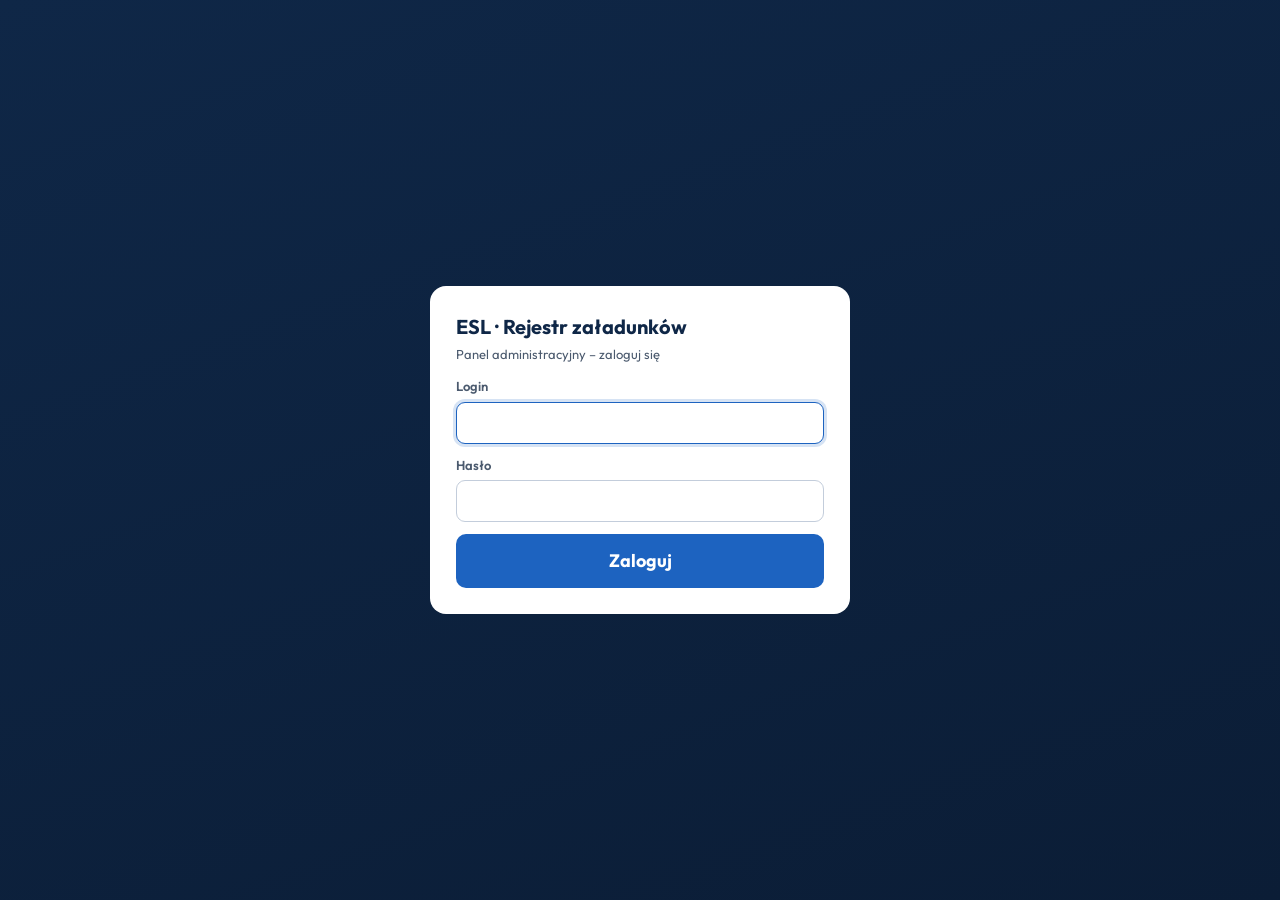
<file: panel/index.html>
<!DOCTYPE html>
<html lang="pl">
<head>
<meta charset="UTF-8">
<meta name="viewport" content="width=device-width, initial-scale=1">
<title>ESL Operacje – Panel administracyjny</title>
<link rel="icon" href="data:,">
<link href="../assets/outfit.css" rel="stylesheet">
<style>
:root{
  --navy:#0f2747; --navy2:#16365f; --blue:#1f6fd1; --blue-l:#e8f1fc;
  --amber:#f2a516; --amber-l:#fff4dc; --green:#1c8a4a; --green-l:#e3f5ea;
  --red:#c63a3a; --red-l:#fbe7e7; --bg:#f3f5f9; --card:#fff; --line:#dde3ec;
  --txt:#14202f; --mut:#5b6b80;
}
*{box-sizing:border-box}
body{margin:0;font-family:'Outfit',system-ui,sans-serif;background:var(--bg);color:var(--txt);font-size:16px}
header{background:var(--navy);color:#fff;padding:14px 16px 0}
.hrow{display:flex;justify-content:space-between;align-items:center;gap:10px;flex-wrap:wrap}
.brand{font-weight:800;font-size:19px;letter-spacing:.3px}
.brand span{color:var(--amber)}
.now{font-size:14px;background:var(--navy2);padding:6px 12px;border-radius:20px;font-weight:500}
.now b{color:var(--amber)}
nav{display:flex;gap:4px;margin-top:12px;overflow-x:auto}
nav button{background:none;border:0;color:#b9c7da;font:inherit;font-weight:600;padding:10px 14px;border-bottom:3px solid transparent;cursor:pointer;white-space:nowrap}
nav button.on{color:#fff;border-bottom-color:var(--amber)}
main{max-width:980px;margin:0 auto;padding:16px}
.card{background:var(--card);border:1px solid var(--line);border-radius:14px;padding:16px;margin-bottom:16px}
h2{font-size:17px;margin:0 0 12px;color:var(--navy)}
label.l{display:block;font-weight:600;font-size:14px;color:var(--mut);margin:0 0 6px}
.docks{display:grid;grid-template-columns:repeat(auto-fit,minmax(100px,1fr));gap:8px;margin-bottom:16px}
.dock{border:2px solid var(--line);background:#fff;border-radius:12px;padding:16px 4px;font:inherit;font-weight:700;font-size:20px;cursor:pointer;color:var(--navy);text-align:center;line-height:1.1}
.dock small{display:block;font-size:11px;font-weight:500;color:var(--mut);margin-top:3px;overflow:hidden;text-overflow:ellipsis;white-space:nowrap}
.dock.sel{border-color:var(--blue);background:var(--blue-l)}
.dock.busy{background:var(--amber-l);border-color:var(--amber);color:#8a5a00;cursor:not-allowed}
input[type=text],input[type=password],input[type=number],input[type=date],select{width:100%;font:inherit;font-size:18px;padding:12px;border:2px solid var(--line);border-radius:10px;background:#fff;color:var(--txt)}
input:focus,select:focus{outline:none;border-color:var(--blue)}
#loadId.ready{border-color:var(--amber);background:var(--amber-l);box-shadow:0 0 0 4px rgba(242,165,22,.25)}
.btn{font:inherit;font-weight:700;border:0;border-radius:12px;padding:14px 18px;cursor:pointer;font-size:16px}
.btn.big{width:100%;font-size:18px;padding:16px;margin-top:14px}
.btn.pri{background:var(--blue);color:#fff}
.btn.go{background:var(--green);color:#fff}
.btn.amb{background:var(--amber);color:var(--navy)}
.btn.ghost{background:#eef2f7;color:var(--navy)}
.btn.del{background:var(--red-l);color:var(--red)}
.btn.sm{padding:8px 12px;font-size:14px;border-radius:9px}
.btn:disabled{opacity:.45;cursor:not-allowed}
.msg{padding:10px 12px;border-radius:10px;margin-top:12px;font-weight:500;font-size:15px}
.msg.err{background:var(--red-l);color:var(--red)}
.msg.ok{background:var(--green-l);color:var(--green)}
.msg.warn{background:var(--amber-l);color:#7a5200}
.hidden{display:none!important}
.act{border:2px solid var(--amber);background:var(--amber-l);border-radius:12px;padding:12px;margin-bottom:10px}
.act .top{display:flex;justify-content:space-between;gap:8px;flex-wrap:wrap;align-items:baseline}
.act .dk{font-weight:800;font-size:20px;color:var(--navy)}
.act .lid{font-weight:700;font-size:17px}
.act .meta{color:var(--mut);font-size:14px;margin-top:4px}
.act .fin{display:flex;gap:8px;margin-top:10px;align-items:stretch}
.act .fin input{flex:1;min-width:0}
.mine{border-color:var(--blue);background:var(--blue-l)}
.empty{color:var(--mut);font-size:15px;padding:6px 0}
.filters{display:grid;grid-template-columns:repeat(auto-fit,minmax(150px,1fr));gap:10px;align-items:end}
.stats{display:grid;grid-template-columns:repeat(auto-fit,minmax(150px,1fr));gap:10px;margin-top:14px}
.stat{background:#f7f9fc;border:1px solid var(--line);border-radius:12px;padding:12px}
.stat .t{font-size:13px;color:var(--mut);font-weight:600}
.stat .v{font-size:24px;font-weight:800;color:var(--navy)}
.stat .s{font-size:13px;color:var(--mut)}
.tw{overflow-x:auto;margin-top:14px}
table{width:100%;border-collapse:collapse;font-size:14px}
th{background:var(--navy);color:#fff;text-align:left;padding:8px;font-weight:600;white-space:nowrap}
td{padding:8px;border-bottom:1px solid var(--line);white-space:nowrap}
tr:nth-child(even) td{background:#f8fafc}
.pill{display:inline-block;padding:2px 9px;border-radius:12px;font-size:12px;font-weight:700}
.pill.run{background:var(--amber-l);color:#8a5a00}
.pill.done{background:var(--green-l);color:var(--green)}
.row{display:flex;gap:8px;flex-wrap:wrap;align-items:center}
.modal{position:fixed;inset:0;background:rgba(10,25,45,.55);display:flex;align-items:center;justify-content:center;padding:16px;z-index:50}
.modal .box{background:#fff;border-radius:14px;padding:18px;max-width:380px;width:100%}
.modal .box p{margin:0 0 14px}
.note{font-size:13px;color:var(--mut);margin-top:8px}
#login{min-height:100vh;background:linear-gradient(160deg,var(--navy) 0%,#0b1d36 100%);color:#fff;display:flex;flex-direction:column;align-items:center;justify-content:center;padding:24px 16px}
#login .lbrand{font-weight:800;font-size:26px;margin-bottom:4px}#login .lbrand span{color:var(--amber)}
#login .lsub{color:#b9c7da;margin-bottom:22px;text-align:center}
.lclock{font-size:15px;background:var(--navy2);padding:6px 14px;border-radius:20px;margin-bottom:26px}.lclock b{color:var(--amber)}
.lopts{display:grid;grid-template-columns:1fr 1fr;gap:14px;width:100%;max-width:520px}
.lopt{background:#fff;color:var(--navy);border:0;border-radius:18px;padding:26px 12px;font:inherit;cursor:pointer;text-align:center;border:3px solid transparent}
.lopt.on{border-color:var(--amber)}
.lopt svg{width:54px;height:54px;display:block;margin:0 auto 10px}
.lopt b{display:block;font-size:20px}.lopt span{font-size:13px;color:var(--mut)}
.lpanel{width:100%;max-width:520px;background:#fff;color:var(--txt);border-radius:18px;padding:22px;margin-top:16px;text-align:center}
.rfid-wave{width:92px;height:92px;border-radius:50%;margin:6px auto 14px;background:var(--blue-l);display:flex;align-items:center;justify-content:center;position:relative}
.rfid-wave::after{content:'';position:absolute;inset:-8px;border-radius:50%;border:3px solid var(--blue);opacity:.6;animation:pulse 1.6s infinite}
@keyframes pulse{0%{transform:scale(.85);opacity:.7}100%{transform:scale(1.25);opacity:0}}
.rfid-wave svg{width:46px;height:46px}
.pinDots{display:flex;justify-content:center;gap:12px;margin:6px 0 16px}
.pinDots i{width:18px;height:18px;border-radius:50%;border:2px solid var(--navy);display:block}
.pinDots i.f{background:var(--navy)}
.keypad{display:grid;grid-template-columns:repeat(3,1fr);gap:10px;max-width:300px;margin:0 auto}
.keypad button{font:inherit;font-size:26px;font-weight:700;padding:14px 0;border-radius:14px;border:0;background:#eef2f7;color:var(--navy);cursor:pointer}
.keypad button:active{background:var(--blue-l)}
.keypad .ok{background:var(--green);color:#fff;font-size:18px}
.keypad .clr{font-size:16px}
.lmsg{min-height:24px;margin-top:12px;font-weight:600}
.lmsg.err{color:var(--red)}.lmsg.ok{color:var(--green)}
.ladmin{margin-top:20px;background:none;border:1px solid #4a6285;color:#b9c7da;font:inherit;padding:8px 16px;border-radius:20px;cursor:pointer}
.opchip{display:flex;align-items:center;gap:8px;font-size:14px}
.opchip b{color:#fff}.opchip button{background:var(--amber);color:var(--navy);border:0;font:inherit;font-weight:700;padding:6px 12px;border-radius:16px;cursor:pointer}
@media(max-width:420px){.lopt{padding:18px 8px}.lopt b{font-size:17px}}
.linfo{background:var(--green-l);color:var(--green);font-weight:700;padding:14px 18px;border-radius:14px;margin:-8px 0 20px;max-width:520px;width:100%;text-align:center;font-size:17px}
.act .fin .btn{flex:1;font-size:17px}
#mText{white-space:pre-line}
.palf{margin-top:12px;background:#fff;border:1px solid var(--line);border-radius:12px;padding:12px}
.palf .pr{display:flex;align-items:center;gap:8px;padding:6px 0;border-bottom:1px solid #eef2f7}
.palf .pr:last-of-type{border-bottom:0}
.palf .pl{flex:1;font-weight:700;color:var(--navy);font-size:16px}
.palf .pr input{width:76px;text-align:center;font-size:22px;font-weight:700;padding:8px}
.palf .st{width:48px;height:48px;border-radius:10px;border:0;background:#eef2f7;color:var(--navy);font:inherit;font-size:24px;font-weight:700;cursor:pointer}
.palf .sum{text-align:right;color:var(--mut);font-size:14px;margin-top:8px}
.palf .acts{display:flex;gap:8px;margin-top:10px}
.palf .acts .btn{flex:1}
.btn.conf{background:#c9d2de;color:#fff}
.btn.conf.ready{background:var(--green);box-shadow:0 0 0 4px rgba(28,138,74,.22);animation:glow 1.4s infinite}
@keyframes glow{50%{box-shadow:0 0 0 8px rgba(28,138,74,.10)}}
#mExtra .palf{margin:0 0 14px;border:0;padding:0}
/* ---- tablet dotykowy ---- */
html{touch-action:manipulation;-webkit-tap-highlight-color:transparent}
body{font-size:17px;overscroll-behavior:none}
button{user-select:none;-webkit-user-select:none;touch-action:manipulation}
button:not(:disabled):active{transform:scale(.97);filter:brightness(.95)}
nav button{padding:14px 22px;font-size:17px}
.opchip{font-size:16px}.opchip button{padding:10px 18px;font-size:16px}
.dock{min-height:92px;font-size:22px}
.btn.sm{padding:12px 16px;font-size:15px}
td{padding:12px 8px}
.palf .pr input{cursor:pointer;caret-color:transparent}
.palf .pr input.on{border-color:var(--blue);background:var(--blue-l)}
.pkp{display:grid;grid-template-columns:repeat(3,1fr);gap:8px;margin-top:10px}
.pkp button{font:inherit;font-size:24px;font-weight:700;padding:12px 0;border:0;border-radius:12px;background:#eef2f7;color:var(--navy);cursor:pointer}
.pkp button[data-kp="C"],.pkp button[data-kp="⌫"]{font-size:18px;background:#e2e8f0}
.palf .acts .btn{padding:18px;font-size:18px}
@media (min-width:900px){
  main{max-width:1280px;padding:20px}
  #v-zal:not(.hidden){display:grid;grid-template-columns:1fr 1fr;gap:0 18px;align-items:start;grid-template-areas:"start mine" "start others" "recent recent"}
  #startCard{grid-area:start}#mineCard{grid-area:mine}#othersCard{grid-area:others}#recentCard{grid-area:recent}
  #v-zal.noop{grid-template-areas:"start others" "start others" "recent recent"}
  #v-zal.opv{grid-template-areas:"start mine" "start mine" "recent recent"}
  .keypad{max-width:380px}.keypad button{padding:20px 0;font-size:30px}
  .lopt{padding:34px 16px}.lopts,.lpanel{max-width:640px}
}
@media (min-width:900px) and (max-height:860px){
  #login{justify-content:flex-start;padding-top:18px}
  #login .lsub{margin-bottom:10px}.lclock{margin-bottom:14px}
  .lopt{padding:16px 12px}.lopt svg{width:40px;height:40px;margin-bottom:6px}
  .lpanel{padding:14px 22px;margin-top:12px}
  .keypad{grid-template-columns:repeat(3,1fr);max-width:420px;gap:8px}.keypad button{padding:12px 0;font-size:26px}
}
/* ---- klawiatura ekranowa ---- */
#vk{position:fixed;left:0;right:0;bottom:0;z-index:80;background:#1b2a40;padding:8px 8px 10px;box-shadow:0 -6px 20px rgba(0,0,0,.25);user-select:none}
#vk .r{display:flex;justify-content:center;gap:6px;margin-bottom:6px}
#vk button{flex:0 1 74px;min-width:0;height:56px;border:0;border-radius:9px;background:#e9eef5;color:var(--navy);font:inherit;font-size:22px;font-weight:600;cursor:pointer}
#vk button.w{flex:0 1 120px;font-size:16px;background:#c6d1df}
#vk button.sp{flex:0 1 420px}
#vk button.ok{background:var(--green);color:#fff}
#vk button.on{background:var(--amber)}
#vk button.pl{background:#f4efe3}
body.vk-on{padding-bottom:330px}
body.vk-on .modal{align-items:flex-start;padding-top:24px}
.langbar{position:absolute;top:14px;left:50%;transform:translateX(-50%);display:flex;gap:10px;z-index:5}
.langbar button{display:flex;align-items:center;gap:8px;background:rgba(255,255,255,.08);border:2px solid rgba(255,255,255,.2);color:#fff;font:inherit;font-weight:700;font-size:17px;padding:8px 14px;border-radius:12px;cursor:pointer}
.langbar button svg{width:34px;height:22px;border-radius:3px;box-shadow:0 0 0 1px rgba(0,0,0,.25);display:block}
.langbar button.on{background:#fff;color:var(--navy);border-color:var(--amber)}
#login{position:relative;padding-top:84px}
.lbrand i,.brand i{font-style:normal}
@media (min-width:900px) and (max-height:860px){ #login{padding-top:74px} }
.lokhdr{display:flex;justify-content:space-between;align-items:baseline;gap:10px;flex-wrap:wrap;margin-bottom:8px}
.lokhdr h2{margin:0}.lokhdr .note{margin:0}
.locchip{background:var(--amber);color:var(--navy);padding:4px 12px;border-radius:14px;font-weight:700;font-size:14px}
tr.grp td{background:var(--blue-l)!important;font-weight:700;color:var(--navy)}
footer{text-align:center;color:var(--mut);font-size:12px;padding:10px 0 24px}

body{font-size:15px}
.dock,.keypad button{font-size:inherit}
main{max-width:1440px}
.btn.sm{padding:7px 12px;font-size:13px}
td{padding:8px 8px}
.bar{display:flex;gap:10px;flex-wrap:wrap;align-items:end;background:#fff;border:1px solid var(--line);border-radius:14px;padding:12px 14px;margin-bottom:16px}
.bar>div{display:flex;flex-direction:column;gap:4px}
.bar label{font-size:12px;color:var(--mut);font-weight:600}
.bar select,.bar input{font-size:15px;padding:8px 10px;border-width:1px;min-width:150px}
.seg{display:flex;border:1px solid var(--line);border-radius:10px;overflow:hidden}
.seg button{border:0;background:#fff;font:inherit;font-size:14px;padding:9px 12px;cursor:pointer;color:var(--navy);border-right:1px solid var(--line)}
.seg button:last-child{border-right:0}.seg button.on{background:var(--navy);color:#fff}
.kpis{display:grid;grid-template-columns:repeat(auto-fit,minmax(220px,1fr));gap:12px;margin-bottom:16px}
.kpi{background:#fff;border:1px solid var(--line);border-radius:14px;padding:14px 16px}
.kpi .t{font-size:13px;color:var(--mut);font-weight:600}.kpi .v{font-size:32px;font-weight:800;color:var(--navy);line-height:1.15}.kpi .s{font-size:13px;color:var(--mut)}
.grid2{display:grid;grid-template-columns:1fr 1fr;gap:16px}
@media(max-width:1100px){.grid2{grid-template-columns:1fr}}
.legend{display:flex;gap:14px;flex-wrap:wrap;font-size:13px;color:var(--mut);margin:-4px 0 8px}
.legend i{display:inline-block;width:12px;height:12px;border-radius:3px;margin-right:6px;vertical-align:-1px}
.chart svg{display:block;width:100%;overflow:visible}
.chart text{font-family:inherit;font-size:11px;fill:#5b6b80}
#tip{position:fixed;pointer-events:none;background:#0f2747;color:#fff;font-size:13px;padding:7px 10px;border-radius:8px;z-index:90;display:none;white-space:nowrap;box-shadow:0 4px 14px rgba(0,0,0,.2)}
.st-ok{background:var(--green-l);color:var(--green)}.st-al{background:var(--red-l);color:var(--red)}.st-wa{background:var(--amber-l);color:#7a5200}
.mini{height:8px;border-radius:4px;background:var(--blue);display:inline-block;vertical-align:middle}
.pend{background:var(--amber-l);color:#7a5200;font-size:11px;font-weight:700;padding:2px 7px;border-radius:10px;margin-left:4px}
.hdrchip{background:var(--navy2);padding:6px 12px;border-radius:16px;font-size:13px}
.empty-big{text-align:center;padding:40px 20px;color:var(--mut)}
.palin{display:grid;grid-template-columns:1fr 90px;gap:8px 12px;align-items:center;margin-bottom:14px}
.palin input{font-size:18px;padding:8px;text-align:center}

.logwrap{min-height:100vh;display:flex;align-items:center;justify-content:center;background:linear-gradient(160deg,var(--navy),#0b1d36);padding:20px}
.logbox{background:#fff;border-radius:16px;padding:26px;width:100%;max-width:420px}
.logbox h1{font-size:20px;color:var(--navy);margin:0 0 4px}.logbox input{margin-bottom:12px}
.chk{display:inline-flex;align-items:center;gap:6px;border:1px solid var(--line);border-radius:9px;padding:7px 10px;font-size:14px;cursor:pointer;background:#fff}
.chk input{width:auto}
.kod{font-family:ui-monospace,Consolas,monospace;font-size:18px;font-weight:800;letter-spacing:2px;background:var(--amber-l);padding:4px 10px;border-radius:8px;color:#5a3c00}
nav{flex-wrap:wrap}nav button{padding:12px 14px;font-size:15px}
.sub{font-size:15px;color:var(--navy);margin:18px 0 8px;font-weight:700;border-top:1px solid var(--line);padding-top:14px}
.grid3{display:grid;grid-template-columns:repeat(auto-fit,minmax(220px,1fr));gap:12px}
.prog{height:12px;background:#eef2f7;border-radius:6px;overflow:hidden;margin:6px 0}.prog i{display:block;height:100%;background:var(--green);border-radius:6px}
.heat td{text-align:center;font-size:12px;padding:4px 2px;min-width:26px}
.heat th{font-size:11px;padding:4px 2px}
.alarm{background:var(--red-l);color:var(--red);border-radius:12px;padding:10px 14px;margin-bottom:12px;font-weight:600}
.photoBtn{cursor:pointer;font-size:16px;border:0;background:none}
.tag{display:inline-block;font-size:11px;font-weight:700;padding:2px 7px;border-radius:9px;background:#eef2f7;color:var(--navy);margin:1px}
.palrow{display:grid;grid-template-columns:110px 1fr 120px 90px 40px;gap:8px;align-items:center;margin-bottom:6px}
.palrow input{font-size:15px;padding:7px}
textarea{width:100%;font:inherit;font-size:15px;padding:10px;border:2px solid var(--line);border-radius:10px;min-height:80px}
.small{font-size:13px}
.ckrow{display:grid;grid-template-columns:34px 1.3fr 1fr 1fr 70px 110px;gap:8px;align-items:center;margin-bottom:8px}.ckrow input[type=text]{font-size:14px;padding:7px}
.ckrow .ord{display:flex;gap:2px}.ckrow .ord button{padding:4px 8px}
.kv{display:grid;gap:6px 14px;margin:8px 0}
/* ===== układ v3: menu boczne ===== */
body{background:#eef2f7}
#v-pul .kpis{grid-template-columns:repeat(auto-fit,minmax(190px,1fr))}
.shell{display:flex;min-height:100vh}
#side{flex:0 0 250px;width:250px;background:var(--navy);color:#c9d6e8;display:flex;flex-direction:column;padding:18px 12px;position:sticky;top:0;height:100vh;overflow-y:auto;box-sizing:border-box}
.sbrand{font-size:21px;font-weight:800;color:#fff;padding:0 10px 12px}.sbrand span{color:var(--amber)}
#side nav{display:flex;flex-direction:column;gap:2px;margin:0;overflow:visible}
#side nav .ng{font-size:11px;font-weight:700;letter-spacing:1px;text-transform:uppercase;color:#8aa0bd;padding:14px 12px 4px}
#side nav button{display:flex;align-items:center;justify-content:space-between;gap:8px;text-align:left;border:0;border-radius:10px;padding:9px 12px;color:#c9d6e8;font-size:15px;font-weight:500;min-height:42px;white-space:nowrap}
#side nav button:hover{background:#16365f;color:#fff}
#side nav button.on{background:#1d3c66;color:#fff;font-weight:700;box-shadow:inset 3px 0 0 var(--amber)}
#side nav .monbtn{margin-top:6px;border:1px solid #2c4c78}
#side nav .plan{opacity:.55;cursor:not-allowed;white-space:normal;font-size:13px;min-height:32px;padding:5px 12px;line-height:1.25}#side nav .plan:hover{background:none;color:#c9d6e8}#side nav .plan em{font-style:normal;font-size:10px;border:1px solid #4d6a92;border-radius:8px;padding:0 6px}
.modh{font-size:13px;font-weight:800;text-transform:uppercase;letter-spacing:1px;color:#52627a;margin:22px 2px 10px}
.modt td,.modt th{text-align:center}.modt td:first-child,.modt th:first-child{text-align:left}
.bdg{background:var(--amber);color:var(--navy);border-radius:9px;font-size:11px;font-weight:800;padding:1px 7px;font-style:normal}
.bdg.red{background:#e34948;color:#fff}
.suser{margin-top:auto;border-top:1px solid #23406a;padding:14px 10px 0;font-size:13px;display:flex;flex-direction:column;gap:8px;align-items:flex-start}
.suser b{color:#fff;display:block;font-size:14px}
.mainwrap{flex:1 1 auto;min-width:0}
.mainwrap main{max-width:1560px;margin:0;padding:20px 26px 40px}
.topbar{display:flex;flex-wrap:wrap;align-items:center;gap:12px 18px;margin-bottom:16px}
.topbar .ttl{flex:1 1 220px}.topbar h1{margin:0;border:0;padding:0;font-size:26px;font-weight:800;color:var(--navy)}.topbar .sub{font-size:13px;color:var(--mut);border:0;padding:0;margin:2px 0 0}
.topbar .flt{display:flex;flex-wrap:wrap;align-items:center;gap:10px}
.chips{display:flex;flex-wrap:wrap;gap:6px}
.chips button{display:flex;align-items:center;gap:7px;font:inherit;font-size:14px;padding:8px 14px;min-height:42px;border-radius:21px;border:1px solid #c9d3e0;background:#fff;color:#14202f;cursor:pointer}
.chips button i{width:9px;height:9px;border-radius:50%;display:inline-block}
.chips button.on{background:var(--navy);border-color:var(--navy);color:#fff}
.topbar .seg{background:#fff}.topbar .seg button{min-height:42px}
.dl{display:flex;flex-direction:column;font-size:12px;font-weight:600;color:var(--mut);gap:2px}
.kpi .pb{height:6px;background:#eef2f7;border-radius:3px;margin-top:8px;overflow:hidden}.kpi .pb i{display:block;height:6px;border-radius:3px}
.goal{margin-bottom:14px}.goal .gh{display:flex;justify-content:space-between;font-size:14px;gap:8px}.goal .gh span{color:var(--mut)}
.goal .gt{position:relative;height:12px;background:#eef2f7;border-radius:6px;margin-top:6px}.goal .gt i{display:block;height:12px;border-radius:6px}
.goal .gt u{position:absolute;top:-4px;bottom:-4px;width:2px;background:var(--navy);border-radius:1px}
.dkgrp{margin-bottom:12px}.dkgrp h3{font-size:13px;margin:0 0 6px;color:var(--navy);display:flex;align-items:center;gap:6px}.dkgrp h3 i{width:9px;height:9px;border-radius:3px;display:inline-block}
.dkgrid{display:grid;grid-template-columns:repeat(auto-fill,minmax(150px,1fr));gap:8px}
.dks{border-radius:12px;padding:10px 12px;min-height:74px;display:flex;flex-direction:column;gap:2px;font-size:12px}
.dks b{font-size:15px}.dks .st{font-weight:600;font-size:13px}
.dks.free{background:#e7f6ee;color:#14532d;border:2px solid #9fd8b8}.dks.run{background:#e8f1fc;color:#123c6b;border:2px solid #9cc2ee}
.dks.late{background:#fdeaea;color:#8a1c1c;border:2px solid #e59a9a}.dks.down{background:#efedfb;color:#3b2f94;border:2px solid #b9aef0}.dks.off{background:#f1f3f6;color:#52627a;border:2px dashed #c9d3e0}
.ev{display:flex;gap:10px;align-items:center;padding:7px 0;border-bottom:1px solid #eef2f7;font-size:14px}.ev .tm{color:var(--mut);width:42px;flex:0 0 42px}
.ev .pk{font-size:11px;font-weight:700;padding:3px 8px;border-radius:9px;min-width:64px;text-align:center;flex:0 0 auto}
.pk.s{color:#123c6b;background:#e8f1fc}.pk.k{color:#14532d;background:#e7f6ee}.pk.p{color:#4a3bb0;background:#efedfb}.pk.a{color:#8a1c1c;background:#fdeaea}
.gantt{min-width:900px}
.gaxis{display:flex;margin-left:150px;font-size:11px;color:var(--mut)}.gaxis span{flex:1 1 0;border-left:1px solid #e1e7ef;padding-left:3px}
.ggrp{font-size:12px;font-weight:800;color:var(--navy);text-transform:uppercase;letter-spacing:.8px;padding:12px 0 4px}
.grow{display:flex;align-items:center;height:40px;border-top:1px solid #f0f3f7}
.grow .gl{width:150px;flex:0 0 150px;font-size:14px;font-weight:600}.grow .gl small{font-weight:400;color:var(--mut);margin-left:4px}
.gtrack{position:relative;flex:1 1 auto;height:34px}
.gtrack.off{background:repeating-linear-gradient(45deg,#d5dbe4 0 4px,#f1f3f6 4px 10px);border-radius:6px}
.gb{position:absolute;top:5px;height:24px;border-radius:5px;font-size:11px;font-weight:600;line-height:24px;padding:0 5px;box-sizing:border-box;overflow:hidden;white-space:nowrap;cursor:default}
.gb.done{background:#9cc2ee;color:#123c6b}.gb.run{background:#2a78d6;color:#fff}.gb.late{background:#c62f2f;color:#fff}.gb.down{background:#6250d6;color:#fff;top:9px;height:16px;line-height:16px;opacity:.9}
.gnow{position:absolute;top:-4px;bottom:-4px;width:2px;background:#c62f2f}
.gvl{position:absolute;top:0;bottom:0;width:1px;background:#f0f3f7}
.gap{display:flex;align-items:center;gap:10px;padding:6px 0;font-size:14px}.gap .gn{width:150px;flex:0 0 150px}.gap .gt{flex:1;height:10px;background:#eef2f7;border-radius:5px}.gap .gt i{display:block;height:10px;border-radius:5px;background:#eb6834}.gap .gv{width:160px;flex:0 0 160px;text-align:right;color:var(--mut);font-size:13px;white-space:nowrap}
.insight{background:#fff8e8;border-color:#f3d590}.insight h2{color:#5a3c00}.insight p{margin:0 0 8px;color:#5a3c00;font-size:14px}
/* ===== Centrum operacyjne ===== */
body.monmode #side,body.monmode #fbar,body.monmode #msg{display:none!important}
body.monmode,body.monmode .mainwrap{background:#0b1422}
body.monmode .mainwrap main{max-width:none;padding:0}
.mon{background:#0b1422;color:#e6edf6;min-height:100vh;padding:22px 26px 30px;box-sizing:border-box}
.mhead{display:flex;flex-wrap:wrap;align-items:center;gap:14px 20px;margin-bottom:18px}
.mbrand{font-size:26px;font-weight:800}.mbrand span{color:var(--amber)}.msub{font-size:16px;color:#9fb1c8}
.mright{margin-left:auto;display:flex;align-items:center;gap:14px;flex-wrap:wrap}
.live{display:flex;align-items:center;gap:8px;color:#9fd8b8;font-size:15px}.live i{width:10px;height:10px;border-radius:50%;background:#34c77b;animation:pulse 2s infinite}
@keyframes pulse{50%{opacity:.35}}
.mclock{font-size:44px;font-weight:800;letter-spacing:1px}
.mbtn{background:#13213a;color:#c9d6e8;border:1px solid #2c4c78;border-radius:10px;font:inherit;font-size:14px;padding:10px 14px;min-height:44px;cursor:pointer}.mbtn:hover{color:#fff;border-color:#4d76ad}
.mtiles{display:grid;grid-template-columns:repeat(auto-fit,minmax(180px,1fr));gap:14px;margin-bottom:18px}
.mtile{background:#13213a;border:1px solid #22385c;border-radius:16px;padding:14px 18px}.mtile .t{font-size:14px;color:#9fb1c8;font-weight:600}.mtile .v{font-size:42px;font-weight:800;line-height:1.1}.mtile .s{font-size:14px;color:#9fb1c8}
.mbody{display:flex;flex-wrap:wrap;gap:18px;align-items:flex-start}
.mlocs{flex:999 1 700px;min-width:0;display:flex;flex-direction:column;gap:14px}
.maside{flex:1 1 300px;display:flex;flex-direction:column;gap:14px}
.mloc{background:#101c31;border:1px solid #1d3354;border-radius:16px;padding:14px 16px}
.mloc .lh{display:flex;align-items:center;flex-wrap:wrap;gap:10px;margin-bottom:10px}.mloc .lh i{width:14px;height:14px;border-radius:4px}.mloc .lh b{font-size:20px}.mloc .lh .ls{font-size:15px;color:#9fb1c8}
.mloc .lg{margin-left:auto;display:flex;align-items:center;gap:8px;font-size:14px;color:#9fb1c8}.mloc .lg .mbar{width:200px;height:10px;background:#1d3354;border-radius:5px;overflow:hidden}.mloc .lg .mbar i{display:block;height:10px;border-radius:5px;width:auto}
.mdocks{display:grid;grid-template-columns:repeat(auto-fill,minmax(190px,1fr));gap:10px}
.md{border-radius:12px;padding:11px 13px;min-height:88px;display:flex;flex-direction:column;gap:3px}
.md .r1{display:flex;justify-content:space-between;align-items:baseline}.md .n{font-size:18px;font-weight:800}.md .tm{font-size:16px;font-weight:700}.md .st{font-size:14px;font-weight:600}.md .in{font-size:13px;opacity:.88}
.md.free{background:#123a29;border:1px solid #1b5e3f;color:#bff0d3}.md.run{background:#122e52;border:1px solid #1b4b86;color:#cfe2fb}
.md.late{background:#4a1219;border:2px solid #d14b4b;color:#ffd6d6}.md.late .tm{font-size:20px;color:#ff8a8a}
.md.down{background:#2a2357;border:1px solid #4a3bb0;color:#ddd6ff}.md.off{background:#141c2a;border:1px dashed #33435c;color:#7f8ea3}
.mcard{background:#13213a;border:1px solid #22385c;border-radius:16px;padding:14px 16px}.mcard h2{color:#e6edf6;font-size:18px;margin:0 0 10px}
.mal{background:#2a1216;border-color:#6b2630}.mal h2{color:#ffb3b3}.mal .ai{padding:9px 0;border-top:1px solid #4a1e25}.mal .ai b{display:block;color:#ffd0d0;font-size:15px}.mal .ai span{font-size:13px;color:#e0a9ad}
.mal.ok{background:#102a1f;border-color:#1b5e3f}.mal.ok h2{color:#9fd8b8}
.mtop{display:flex;align-items:center;gap:10px;padding:6px 0;font-size:15px}.mtop i{width:26px;height:26px;border-radius:50%;background:#1d3354;display:flex;align-items:center;justify-content:center;font-weight:700;font-size:13px;font-style:normal}.mtop span{flex:1}.mtop em{font-style:normal;color:#9fb1c8}
.mleg{display:grid;grid-template-columns:1fr 1fr;gap:8px;font-size:14px;color:#c9d6e8}.mleg h2{grid-column:1/-1;margin-bottom:2px}.mleg i{display:inline-block;width:12px;height:12px;border-radius:3px;margin-right:6px;vertical-align:-1px}
.mshift .mbar{height:14px;background:#1d3354;border-radius:7px;overflow:hidden}.mshift .mbar i{display:block;height:14px;background:var(--amber);border-radius:7px}.mshift .sl{display:flex;justify-content:space-between;font-size:13px;color:#9fb1c8;margin-top:6px}
/* ===== telefon / wąskie ekrany ===== */
@media(max-width:900px){
  .shell{flex-direction:column}
  #side{position:sticky;top:0;z-index:30;width:auto;height:auto;flex:none;padding:8px 10px 6px;flex-direction:row;flex-wrap:wrap;align-items:center;gap:4px 10px}
  .sbrand{padding:0;font-size:17px}
  .suser{margin:0 0 0 auto;padding:0;border:0;flex-direction:row;align-items:center;gap:8px}.suser #hUser{display:none}
  #side nav{order:3;flex:1 1 100%;flex-direction:row;flex-wrap:nowrap;overflow-x:auto;-webkit-overflow-scrolling:touch;gap:4px;padding-bottom:2px}
  #side nav .ng{display:none}#side nav button{flex:0 0 auto;min-height:44px;font-size:14px}#side nav .monbtn{margin-top:0}
  .mainwrap main{padding:14px 12px 30px}.topbar h1{font-size:22px}
  .kpis,#v-pul .kpis{grid-template-columns:repeat(2,minmax(0,1fr))}.kpi .v{font-size:26px}
  .mclock{font-size:30px}.mtile .v{font-size:32px}
}
@media(max-width:420px){.chips button{padding:8px 11px}.topbar .seg button{padding:8px 9px}}

/* ===== v4: kolorystyka i czytelność ===== */
:root{--txt:#101b2b;--mut:#4b5a6e;--line:#d8dfe8;--bg:#f0f3f7;--blue:#1d63c0;--blue-l:#e6effb;--green:#137a41;--green-l:#e2f4e9;--red:#b32626;--red-l:#fbe6e6;--amber-d:#7a4b00;--head:#e8edf4;--hov:#eef4fc}
body{background:var(--bg);color:var(--txt);font-size:15px;line-height:1.45;-webkit-font-smoothing:antialiased}
table,.kpi .v,.kpi .s,.stat .v,.ev .tm,.gaxis,.goal .gh,.topbar .sub,.mtile .v,.mclock,.md .tm{font-variant-numeric:tabular-nums}
/* karty */
.card,.kpi,.bar{border-color:#dfe5ee;box-shadow:0 1px 2px rgba(16,27,43,.05)}
.card h2{font-size:17px;font-weight:700;color:var(--navy);letter-spacing:.1px}
.note,.empty,.kpi .t,.kpi .s,.stat .t,.stat .s{color:var(--mut)}
.kpi .t{font-size:13px;font-weight:600;text-transform:none}
/* formularze w panelu: jednolity rozmiar */
.mainwrap input[type=text],.mainwrap input[type=password],.mainwrap input[type=number],.mainwrap input[type=date],.mainwrap input[type=time],.mainwrap input[type=email],.mainwrap select,.mainwrap textarea,.logbox input{font-size:15px;padding:9px 12px;border:1px solid #c3cddb;border-radius:9px;min-height:42px;background:#fff;color:var(--txt)}
.mainwrap textarea{min-height:80px}
.mainwrap input:focus,.mainwrap select:focus,.mainwrap textarea:focus,.logbox input:focus{outline:none;border-color:var(--blue);box-shadow:0 0 0 3px rgba(29,99,192,.18)}
.mainwrap input::placeholder{color:#7d8a9c}
label.l,.bar label,.dl{font-size:13px;font-weight:600;color:var(--mut);letter-spacing:.1px}
/* przyciski */
.btn{border-radius:10px;line-height:1.2}
.chips button,.seg button{line-height:1.2}
.btn.pri{background:var(--blue)}.btn.pri:hover{background:#174f9b}
.btn.go{background:var(--green)}
.btn.ghost{background:#e7ecf3;color:var(--navy)}.btn.ghost:hover{background:#dce3ed}
.btn.del{background:var(--red-l);color:var(--red)}.btn.del:hover{background:#f6d3d3}
.btn.amb:hover{filter:brightness(.96)}
button:focus-visible,a:focus-visible,.chips button:focus-visible{outline:3px solid #5b9cf0;outline-offset:2px}
/* komunikaty i statusy – jeden zestaw kolorów */
.msg.warn,.pill.run,.st-wa,.pend{background:var(--amber-l);color:var(--amber-d)}
.msg.ok,.pill.done,.st-ok{background:var(--green-l);color:var(--green)}
.msg.err,.st-al,.alarm{background:var(--red-l);color:var(--red)}
.alarm{border:1px solid #f0c2c2}
.pill{font-size:12px;padding:2px 9px}
/* tabele */
.tw{border:1px solid #dfe5ee;border-radius:12px;background:#fff}
table{font-size:14px}
th{background:var(--head);color:#1b2b42;font-weight:700;font-size:13px;padding:9px 8px;line-height:1.25;border-bottom:1px solid #cfd8e4;position:sticky;top:0;z-index:1}
td{padding:7px 8px;border-bottom:1px solid #e6ebf1;color:var(--txt);line-height:1.3;height:40px}
tr:nth-child(even) td{background:#f8fafc}
tbody tr:hover td{background:var(--hov)}
tr.grp td{background:#e9f0fa!important;color:var(--navy);font-weight:700;box-shadow:inset 3px 0 0 var(--amber)}
tbody tr:last-child td{border-bottom:0}
/* menu boczne */
#side{flex-basis:236px;width:236px;background:#0d2240}
#side nav button{color:#d5e0ee}
#side nav button:hover{background:#173a66}
#side nav button.on{background:#21497e;color:#fff}
#side nav .ng{color:#9fb3cd}
#side nav .plan{opacity:1;color:#93a7c2}#side nav .plan em{border-color:#4f6d96;color:#b7c6da}
#side nav .plan:hover{color:#93a7c2}
.suser{color:#c3d0e2}
/* nagłówek widoku */
.topbar h1{color:var(--navy)}.topbar .sub{color:var(--mut);font-weight:500}
.chips button{border-color:#c3cddb;color:var(--txt)}.chips button:hover{border-color:#8fa3bf}
.seg{border-color:#c3cddb}.seg button{color:var(--navy)}.seg button:hover:not(.on){background:#f0f4f9}
/* wykresy */
.chart text{fill:#4b5a6e;font-size:12px}
.legend{color:var(--mut)}
/* rozmiar tekstu (A+) */
html.tx-l .mainwrap main{zoom:1.12}
.txbtn{background:none;border:1px solid #3a5a85;color:#d5e0ee;font:inherit;font-size:13px;font-weight:700;border-radius:8px;padding:5px 10px;cursor:pointer}
.txbtn:hover{border-color:#6f93c2;color:#fff}html.tx-l .txbtn{background:var(--amber);border-color:var(--amber);color:var(--navy)}
@media(max-width:900px){#side{width:auto;flex-basis:auto}#side nav .plan{display:none}#side nav button{white-space:nowrap;align-self:center}}

/* przypisanie modułów */
.omt th.c,.omt td.c{text-align:center}.omt input[type=checkbox]{width:20px;height:20px}.omall{display:inline-flex;gap:6px;align-items:center;cursor:pointer}
.modal .box:has(.tcfg){max-width:680px}.modal .tcfg{grid-template-columns:1fr}.modal .tcfg .chk{white-space:nowrap}
/* tryb terminala */
.tcfg{display:grid;grid-template-columns:auto 1fr;gap:10px 18px;align-items:end}.tcfg .seg button{min-height:40px}
@media(max-width:800px){.tcfg{grid-template-columns:1fr}}
/* karta operatora */
.opkh{display:flex;flex-wrap:wrap;gap:14px 20px;align-items:center;justify-content:space-between}
.opkid{display:flex;gap:14px;align-items:center}.av{width:56px;height:56px;border-radius:50%;background:var(--navy);color:#fff;display:flex;align-items:center;justify-content:center;font-weight:800;font-size:20px;flex:0 0 56px}
.opkact{gap:8px}.opkact .seg button{min-height:38px}
.lnk{background:none;border:0;padding:0;font:inherit;font-weight:700;color:var(--blue);cursor:pointer;text-decoration:underline;text-underline-offset:2px}
@media print{ #side,#fbar,#msg,.opkact,#demobar,.dbar{display:none!important} body,.mainwrap{background:#fff!important} .mainwrap main{padding:0!important} .card,.kpi{box-shadow:none!important;break-inside:avoid} .tw{max-height:none!important;overflow:visible!important} }
/* alerty */
.alon{font-size:16px;padding:10px 14px;border-width:2px}
.alr{display:flex;flex-direction:column;gap:8px;align-items:flex-start}.alr .row{gap:8px}
#sAlCard.alrOff .sub,#sAlCard.alrOff .alr,#sAlCard.alrOff .grid3,#sAlCard.alrOff .alr+.row{opacity:.55}
/* ===== v4.1: kontrast menu bocznego ===== */
#side{background:#0b1e3a;border-right:1px solid #06142a}
.sbrand{color:#fff}
#side nav button{color:#fff;font-weight:500;font-size:15px}
#side nav button:hover{background:#1c4373;color:#fff}
#side nav button.on{background:#2c5f9f;color:#fff;font-weight:700;box-shadow:inset 4px 0 0 var(--amber)}
#side nav .ng{color:#c6d4e6;font-size:12px;font-weight:800;letter-spacing:1.2px;border-top:1px solid #1f3a60;margin-top:8px;padding-top:14px}
#side nav .ng:first-child{border-top:0;margin-top:0;padding-top:10px}
#side nav .plan,#side nav .plan:hover{color:#c0cee0;background:none}
#side nav .plan em{color:#e2e9f2;border-color:#7290b8}
#side nav .monbtn{border-color:#4a72a8;color:#fff}
.suser{color:#e2e9f2;border-top-color:#1f3a60}.suser b{color:#fff}
#side .btn.ghost{background:#e7ecf3;color:#0b1e3a}
.txbtn{border-color:#7290b8;color:#fff}
</style>
</head>
<body>
<!-- LOGOWANIE -->
<div id="loginView" class="logwrap hidden">
  <div class="logbox">
    <h1>ESL · Rejestr załadunków</h1>
    <div id="lStep1"><p class="note" style="margin-top:0">Panel administracyjny – zaloguj się</p>
      <label class="l">Login</label><input type="text" id="lLogin" autocomplete="username">
      <label class="l">Hasło</label><input type="password" id="lPass" autocomplete="current-password">
      <button class="btn pri big" id="lGo" style="margin-top:0">Zaloguj</button></div>
    <div id="lStep2" class="hidden"><p class="note" style="margin-top:0">Weryfikacja dwuetapowa – wpisz 6-cyfrowy kod z aplikacji uwierzytelniającej.</p>
      <input type="text" id="l2fa" inputmode="numeric" maxlength="6" autocomplete="one-time-code" style="font-size:24px;letter-spacing:6px;text-align:center">
      <button class="btn pri big" id="l2Go" style="margin-top:0">Potwierdź</button></div>
    <div id="lPw" class="hidden"><p class="note" style="margin-top:0"><b>Wymagana zmiana hasła.</b> <span id="lPwRule"></span></p>
      <label class="l">Obecne hasło</label><input type="password" id="lp0"><label class="l">Nowe hasło</label><input type="password" id="lp1"><label class="l">Powtórz nowe hasło</label><input type="password" id="lp2">
      <button class="btn pri big" id="lPwGo" style="margin-top:0">Zmień hasło</button></div>
    <div id="l2Setup" class="hidden"><p class="note" style="margin-top:0"><b>Wymagana weryfikacja dwuetapowa.</b> Zeskanuj kod QR w aplikacji Microsoft Authenticator lub Google Authenticator i wpisz wygenerowany kod.</p>
      <div id="lQr" style="text-align:center"></div><p class="note small" id="lSec" style="text-align:center;word-break:break-all"></p>
      <input type="text" id="l2sKod" inputmode="numeric" maxlength="6" placeholder="kod z aplikacji" style="font-size:22px;letter-spacing:5px;text-align:center">
      <button class="btn pri big" id="l2sGo" style="margin-top:0">Włącz i kontynuuj</button></div>
    <div id="lMsg" class="msg hidden"></div>
    <button class="btn ghost sm hidden" id="lBack" style="margin-top:10px">← Wróć do logowania</button>
  </div>
</div>

<div id="appView" class="hidden">
<div class="shell">
<aside id="side">
  <div class="sbrand">ESL <span>·</span> Operacje</div>
  <nav id="nav" aria-label="Menu główne">
    <div class="ng mz">Moduł: Załadunki</div>
    <button data-v="pul" class="on mz"><span>Pulpit</span><b class="bdg red hidden" id="bdgPul"></b></button>
    <button data-v="os" class="mz"><span>Oś czasu doków</span></button>
    <button data-v="rej" class="mz"><span>Rejestr</span></button>
    <button data-v="prz" class="mz"><span>Przestoje</span><b class="bdg hidden" id="bdgPrz"></b></button>
    <button data-v="rank" class="mz"><span>Ranking</span></button>
    <button data-v="tms" class="mz"><span>Plan TMS</span></button>
    <button data-v="mon" class="monbtn mz"><span>Centrum operacyjne</span><svg width="16" height="16" viewBox="0 0 24 24" fill="none" stroke="currentColor" stroke-width="2" aria-hidden="true"><rect x="2" y="4" width="20" height="13" rx="2"></rect><path d="M8 21h8M12 17v4"></path></svg></button>
    <div class="ng mk">Moduł: Strefa Kompletacji</div>
    <button data-v="kmp" class="mk"><span>Kompletacja</span><b class="bdg hidden" id="bdgKmp"></b></button>
    <div id="navPlan" class="hidden"></div>
    <div class="ng">Zarządzanie</div>
    <button data-v="ops" id="navOps"><span>Operatorzy</span></button>
    <button data-v="ter"><span>Terminale</span><b class="bdg red hidden" id="bdgTer"></b></button>
    <button data-v="kom" id="navKom"><span>Komunikaty</span></button>
    <button data-v="dok"><span>Instrukcje i schematy</span></button>
    <div class="ng" id="ngA">Administracja</div>
    <button data-v="kfg" id="navKfg"><span>Ustawienia oddziału</span></button>
    <button data-v="sys" id="navSys"><span>Ustawienia systemu</span></button>
    <button data-v="usr" id="navUsr"><span>Użytkownicy</span></button>
    <button data-v="rol" id="navRol"><span>Role</span></button>
    <button data-v="mod" id="navMod"><span>Moduły</span></button>
    <button data-v="log" id="navLog"><span>Dziennik zmian</span></button>
    <div class="ng">Konto</div>
    <button data-v="me"><span>Moje konto</span></button>
  </nav>
  <div class="suser"><div id="hUser"></div><div class="row" style="gap:6px"><button type="button" class="btn ghost sm" id="btnOut">Wyloguj</button><button type="button" class="txbtn" id="btnTx" title="Większy tekst" aria-pressed="false">A+</button></div></div>
</aside>
<div class="mainwrap">
<main>
  <div class="topbar" id="fbar">
    <div class="ttl"><h1 id="vTitle">Pulpit</h1><div class="sub"><span id="hDoba"></span> · <span id="hRef">—</span></div></div>
    <div class="flt">
      <div class="chips" id="fLokChips" role="group" aria-label="Oddział"></div><select id="fLok" class="hidden" aria-hidden="true"></select>
      <div class="seg" id="fRange" role="group" aria-label="Zakres"><button data-r="0" class="on">Dziś</button><button data-r="1">Wczoraj</button><button data-r="7">7 dni</button><button data-r="30">30 dni</button><button data-r="c">Własny</button></div>
      <div id="custom" class="hidden" style="display:flex;gap:8px"><label class="dl">Od doby<input type="date" id="fFrom"></label><label class="dl">Do doby<input type="date" id="fTo"></label></div>
      <button class="btn amb" id="btnRef">Odśwież</button>
    </div>
  </div>
  <div id="msg" class="msg hidden" style="margin:-4px 0 14px"></div>

  <!-- PULPIT -->
  <section id="v-pul">
    <div id="alarms"></div>
    <div class="kpis" id="kpis"></div>
    <div class="grid2">
      <div class="card chart"><h2 id="c1t">Załadunki</h2><div class="legend" id="c1l"></div><div id="c1"></div></div>
      <div class="card" id="goalCard"><h2>Realizacja celu dobowego</h2><div id="goals"></div><p class="note small" style="margin-bottom:0">Pionowy znacznik = oczekiwany postęp o tej godzinie (równomierne tempo przez dobę).</p></div>
    </div>
    <div class="grid2">
      <div class="card"><h2>Stan doków na żywo</h2><div id="dockState"></div></div>
      <div class="card"><h2>Ostatnie zdarzenia</h2><div id="events"></div></div>
    </div>
    <div class="card chart"><h2>Palety wg rodzaju i oddziału</h2><div class="legend" id="c2l"></div><div id="c2"></div></div>
    <div class="card"><h2>Oddziały i zmiany</h2><div class="tw" style="margin-top:0"><table id="shiftTbl"></table></div></div>
    <div class="card" id="heatCard"><h2>Obciążenie doków (liczba rozpoczętych załadunków wg godziny)</h2><p class="note" id="heatNote" style="margin-top:0"></p><div class="tw" style="margin-top:0"><table class="heat" id="heat"></table></div></div>
  </section>

  <!-- DOKUMENTY -->
  <section id="v-dok" class="hidden">
    <div class="card" id="dkForm"><h2 id="dkT">Dodaj instrukcję lub schemat</h2>
      <p class="note" style="margin-top:0">Pliki są widoczne na terminalach bez logowania – kafelek „Instrukcje i schematy” na ekranie startowym. Obsługiwane: Excel (.xlsx, .xls), PDF, obrazy (.png, .jpg, .webp), maks. 15 MB. Plik Excel (.xlsx) jest wyświetlany na terminalu ze wszystkimi widocznymi zakładkami, formatowaniem komórek, obramowaniami, scaleniami, obrazami i kształtami (strzałki, linie, pola tekstowe). Wykresy Excela nie są wyświetlane. Stary format .xls zapisz jako .xlsx.</p>
      <div class="filters">
        <div><label class="l" for="dkLok">Oddział</label><select id="dkLok"></select></div>
        <div><label class="l" for="dkMod">Moduł</label><select id="dkMod"></select></div>
        <div><label class="l" for="dkKat">Kategoria</label><input type="text" id="dkKat" list="dkKats" maxlength="60" value="Schematy załadunku"><datalist id="dkKats"></datalist></div>
        <div><label class="l" for="dkTyt">Tytuł</label><input type="text" id="dkTyt" maxlength="120" placeholder="np. Naczepa 33 palety EURO"></div>
        <div><label class="l" for="dkKol">Kolejność</label><input type="number" id="dkKol" value="0"></div>
        <div style="grid-column:1/-1"><label class="l" for="dkOpis">Opis (opcjonalnie)</label><input type="text" id="dkOpis" maxlength="500"></div>
        <div style="grid-column:1/-1"><label class="l" for="dkPlik">Plik <span class="note" id="dkPlikInfo"></span></label><input type="file" id="dkPlik" accept=".xlsx,.xls,.pdf,.png,.jpg,.jpeg,.webp"></div>
      </div>
      <div class="row" style="margin-top:12px"><button class="btn pri" id="dkSave">Wgraj dokument</button><button class="btn ghost hidden" id="dkCancel">Anuluj edycję</button></div>
      <div id="dkMsg" class="msg hidden"></div>
    </div>
    <div class="card"><h2>Instrukcje i schematy</h2><div class="tw" style="margin-top:0"><table><thead><tr><th>Kategoria</th><th>Tytuł</th><th>Oddział</th><th>Moduł</th><th>Plik</th><th>Status</th><th>Zmieniono</th><th></th></tr></thead><tbody id="dkBody"></tbody></table></div></div>
  </section>

  <!-- MODUŁY -->
  <section id="v-mod" class="hidden">
    <div class="card"><h2>Moduły aplikacji</h2>
      <p class="note" style="margin-top:0">Aplikacja składa się ze wspólnego rdzenia (oddziały, użytkownicy i role, operatorzy, terminale, komunikaty, bezpieczeństwo, dziennik) oraz modułów obszarów pracy. Włącz moduły dla oddziałów – dostęp użytkowników ustawiasz w rolach, operatorów i terminali w ich kartach.</p>
      <div class="tw" style="margin-top:0"><table class="modt"><thead id="mdHead"></thead><tbody id="mdBody"></tbody></table></div>
      <button class="btn pri" id="mdSave" style="margin-top:12px">Zapisz moduły oddziałów</button><div id="mdMsg" class="msg hidden"></div>
    </div>
  </section>

  <!-- OŚ CZASU -->
  <section id="v-os" class="hidden">
    <div class="card">
      <div class="filters">
        <div><label class="l" for="osDay">Doba</label><input type="date" id="osDay"></div>
        <div><label class="l" for="osWin">Okno czasu</label><select id="osWin"><option value="doba">Cała doba</option><option value="I">Zmiana I</option><option value="II">Zmiana II</option><option value="III">Zmiana III</option></select></div>
      </div>
      <div class="kpis" id="osKpi" style="margin:14px 0 0"></div>
    </div>
    <div class="card"><h2 id="osT">Wykorzystanie doków</h2><p class="note" style="margin-top:0">Każdy pasek to jeden załadunek (najedź, aby zobaczyć szczegóły). Fioletowe – przestoje, kreskowane – dok wyłączony.</p>
      <div class="tw" style="margin-top:0;border:0"><div id="gantt" class="gantt"></div></div>
      <div class="legend" style="margin-top:12px">
        <span><i style="background:#9cc2ee"></i>zakończony</span><span><i style="background:#2a78d6"></i>w toku</span><span><i style="background:#c62f2f"></i>ponad limit czasu</span><span><i style="background:#6250d6"></i>przestój</span>
        <span><i style="background:repeating-linear-gradient(45deg,#c9d1dc 0 3px,#f1f3f6 3px 6px)"></i>dok wyłączony</span><span><i style="background:#c62f2f;width:3px"></i>teraz</span></div>
    </div>
    <div class="grid2">
      <div class="card"><h2>Najdłuższe przerwy między załadunkami</h2><div id="osGaps"></div></div>
      <div class="card insight"><h2>Wnioski</h2><div id="osIns"></div></div>
    </div>
  </section>

  <!-- CENTRUM OPERACYJNE -->
  <section id="v-mon" class="hidden">
    <div class="mon">
      <div class="mhead"><div class="mbrand">ESL <span>·</span> Centrum operacyjne</div><div class="msub" id="monSub"></div>
        <div class="mright"><span class="live"><i></i>na żywo</span><span class="mclock" id="monClock"></span>
          <button type="button" class="mbtn" id="monFs">Pełny ekran</button><button type="button" class="mbtn" id="monExit">Zamknij</button></div></div>
      <div class="mtiles" id="monTiles"></div>
      <div class="mbody">
        <div class="mlocs" id="monLocs"></div>
        <aside class="maside">
          <div class="mcard mal" id="monAlarms"></div>
          <div class="mcard"><h2>Postęp zmiany</h2><div id="monShift"></div></div>
          <div class="mcard"><h2>Najlepsi dziś</h2><div id="monTop"></div></div>
          <div class="mcard mleg"><h2>Legenda</h2><span><i style="background:#1b5e3f"></i>wolny</span><span><i style="background:#1b4b86"></i>w toku</span><span><i style="background:#8a1c1c"></i>ponad limit</span><span><i style="background:#4a3bb0"></i>przestój</span><span><i style="background:#2b3546"></i>wyłączony</span></div>
        </aside>
      </div>
    </div>
  </section>

  <!-- REJESTR -->
  <section id="v-rej" class="hidden">
    <div class="card">
      <div class="filters">
        <div><label class="l">Zmiana</label><select id="rShift"><option value="">Wszystkie</option><option>I</option><option>II</option><option>III</option></select></div>
        <div><label class="l">Status</label><select id="rStat"><option value="">Wszystkie</option><option value="w_toku">w toku</option><option value="zakonczony">zakończone</option></select></div>
        <div><label class="l">Dok</label><select id="rDock"><option value="">Wszystkie</option></select></div>
        <div><label class="l">Operator</label><select id="rOp"><option value="">Wszyscy</option></select></div>
        <div><label class="l">Load ID / nr rej.</label><input type="text" id="rLid" placeholder="szukaj…"></div>
        <div><label class="l">&nbsp;</label><button class="btn amb" id="rExp" style="width:100%">Eksport .xlsx</button></div>
      </div>
      <div class="note" id="rInfo"></div>
      <div class="tw"><table><thead id="rHead"></thead><tbody id="rBody"></tbody></table></div>
    </div>
  </section>

  <!-- STREFA KOMPLETACJI -->
  <section id="v-kmp" class="hidden">
    <div class="kpis" id="kpKpi"></div>
    <div class="grid2">
      <div class="card chart"><h2 id="kpChT">Kompletacje wg doby</h2><div class="legend" id="kpChL"></div><div id="kpCh"></div></div>
      <div class="card"><h2>Operatorzy</h2><div class="tw" style="margin-top:0;max-height:340px;overflow:auto"><table><thead><tr><th>Operator</th><th>Oddział</th><th>Kompletacje</th><th>CAR</th><th>CRT</th><th>TRA</th><th>KEG</th><th>Palety</th><th>Śr. czas</th></tr></thead><tbody id="kpOps"></tbody></table></div></div>
    </div>
    <div class="card">
      <div class="filters">
        <div><label class="l" for="kpShift">Zmiana</label><select id="kpShift"><option value="">Wszystkie</option><option>I</option><option>II</option><option>III</option></select></div>
        <div><label class="l" for="kpStat">Status</label><select id="kpStat"><option value="">Wszystkie</option><option value="w_toku">w toku</option><option value="zakonczona">zakończone</option></select></div>
        <div><label class="l" for="kpOp">Operator</label><select id="kpOp"><option value="">Wszyscy</option></select></div>
        <div><label class="l" for="kpQ">Load ID</label><input type="text" id="kpQ" placeholder="szukaj…"></div>
        <div><label class="l">&nbsp;</label><button class="btn amb" id="kpExp" style="width:100%">Eksport .xlsx</button></div>
      </div>
      <div class="note" id="kpInfo"></div>
      <div class="tw" style="max-height:640px;overflow:auto"><table><thead><tr><th>Oddział</th><th>Doba</th><th>Zm.</th><th>Load ID</th><th>Start</th><th>Koniec</th><th>Czas</th><th>CAR</th><th>CRT</th><th>TRA</th><th>KEG</th><th>Palety</th><th>Operator</th><th>Status</th><th></th></tr></thead><tbody id="kpBody"></tbody></table></div>
    </div>
  </section>

  <!-- PRZESTOJE – analiza -->
  <section id="v-prz" class="hidden">
    <div class="kpis" id="pzKpi"></div>
    <div class="grid2">
      <div class="card chart"><h2>Przyczyny przestojów (Pareto)</h2><p class="note" style="margin:-6px 0 10px" id="pzParN"></p><div id="pzPar"></div></div>
      <div class="card chart"><h2 id="pzTrT">Trend przestojów</h2><div class="legend" id="pzTrL"></div><div id="pzTr"></div></div>
    </div>
    <div class="grid2">
      <div class="card"><h2>Porównanie oddziałów</h2><div class="tw" style="margin-top:0"><table><thead><tr><th>Oddział</th><th>Zgłoszeń</th><th>Łącznie</th><th>Średnio</th><th title="Minuty przestoju przypadające na jeden zakończony załadunek">Min / załadunek</th><th>Główna przyczyna</th></tr></thead><tbody id="pzLok"></tbody></table></div></div>
      <div class="card"><h2>Zmiany i doki</h2><div id="pzZm"></div><div class="chart" style="margin-top:14px"><div class="legend" id="pzDkL"></div><div id="pzDk"></div></div></div>
    </div>
    <div class="card"><div class="lokhdr"><h2>Podsumowanie przyczyn</h2><button class="btn ghost sm" id="pzExp">Eksport analizy .xlsx</button></div><div class="tw" style="margin-top:0"><table id="pzSum"></table></div></div>
    <div class="card"><h2>Lista przestojów</h2><div class="tw" style="margin-top:0;max-height:520px;overflow:auto"><table><thead><tr><th>Oddział</th><th>Doba</th><th>Zm.</th><th>Powód</th><th>Dok</th><th>Operator</th><th>Start</th><th>Koniec</th><th>Czas</th><th>Uwagi</th><th></th></tr></thead><tbody id="pzBody"></tbody></table></div></div>
  </section>

  <!-- RANKING -->
  <section id="v-rank" class="hidden">
    <div class="card"><h2>Ranking operatorów (zakończone załadunki w zakresie)</h2>
      <div class="tw" style="margin-top:0"><table><thead id="kHead"></thead><tbody id="kBody"></tbody></table></div>
      <p class="note">Palety/h – suma palet podzielona przez łączny czas trwania załadunków operatora.</p></div>
  </section>

  <!-- PLAN TMS -->
  <section id="v-tms" class="hidden">
    <div class="card"><h2>Porównanie z planem TMS</h2>
      <p class="note" style="margin-top:0">Wczytaj eksport z TMS (.xlsx/.csv). Program wyszuka kolumnę <b>Load ID</b> i kolumnę planowanej daty/godziny (np. <i>Pick-Up Arrival Date/Time</i>). Porównanie dotyczy oddziału i zakresu z filtra u góry.</p>
      <div class="filters"><div><label class="l">Plik TMS</label><input type="file" id="tmsFile" accept=".xlsx,.xls,.csv"></div>
        <div><label class="l">Kolumna Load ID</label><select id="tmsLid"></select></div><div><label class="l">Kolumna planowanej daty</label><select id="tmsDate"></select></div>
        <div><label class="l">&nbsp;</label><button class="btn pri" id="tmsGo" style="width:100%">Porównaj</button></div></div>
      <div class="kpis" id="tmsKpi" style="margin-top:14px"></div>
      <div class="tw"><table><thead><tr><th>Load ID</th><th>Plan</th><th>Status</th><th>Oddział</th><th>Dok</th><th>Start</th><th>Koniec</th><th>Palety</th></tr></thead><tbody id="tmsBody"></tbody></table></div>
    </div>
  </section>

  <!-- OPERATORZY -->
  <section id="v-ops" class="hidden">
    <div class="card" id="opsNeed"><div class="empty">Wybierz jeden oddział w filtrze „Oddział”, aby zarządzać jego operatorami.</div></div>
    <div id="opsUi" class="hidden">
      <div class="card"><h2 id="opsT">Dodaj operatora</h2>
        <div class="filters">
          <div><label class="l">Imię i nazwisko</label><input type="text" id="oName"></div>
          <div><label class="l">Nr pracownika</label><input type="text" id="oNr"></div>
          <div><label class="l">Nr karty RFID</label><input type="text" id="oRfid" placeholder="przyłóż kartę lub wpisz"></div>
          <div><label class="l">PIN (4–6 cyfr)</label><input type="text" id="oPin" maxlength="6" inputmode="numeric"></div>
          <div><label class="l">Uprawnienia UDT ważne do</label><input type="date" id="oUdt"></div>
        </div>
        <label class="l" style="margin-top:10px">Dodatkowe oddziały (operator może logować się także tam)</label><div class="row" id="oDod"></div>
        <label class="l" style="margin-top:10px">Moduły (obszary, w których operator może pracować na terminalu)</label><div class="row" id="oMod"></div>
        <div class="row" style="margin-top:12px"><button class="btn pri" id="oAdd">Dodaj operatora</button>
          <label class="btn ghost" style="display:inline-block">📥 Import z Excela<input type="file" id="oImp" accept=".xlsx,.xls,.csv" class="hidden"></label>
          <button class="btn ghost" id="oTpl">Pobierz wzór pliku</button></div>
        <div id="oMsg" class="msg hidden"></div>
        <p class="note">Import: kolumny <b>Imię i nazwisko</b>, <b>Nr pracownika</b>, <b>PIN</b>, <b>Karta</b>, <b>UDT do</b> (RRRR-MM-DD). Istniejący operator (ten sam nr pracownika) zostanie zaktualizowany.</p>
      </div>
      <div class="card"><h2>Operatorzy oddziału</h2><div class="tw" style="margin-top:0"><table><thead><tr><th>Operator</th><th>Nr</th><th>Karta</th><th>PIN</th><th>UDT do</th><th>Oddziały</th><th>Moduły</th><th>Status</th><th>Załadunki (zakres)</th><th></th></tr></thead><tbody id="oBody"></tbody></table></div></div>
      <div class="card" id="omCard"><div class="lokhdr"><h2>Przypisanie operatorów do modułów</h2><button class="btn pri sm" id="omSave">Zapisz przypisania</button></div>
        <p class="note" style="margin-top:0">Zaznacz obszary, w których może pracować każdy operator. Na terminalu operator zaloguje się tylko do zaznaczonych obszarów. Pole w nagłówku kolumny zaznacza lub odznacza wszystkich.</p>
        <div class="tw" style="margin-top:0"><table class="omt"><thead id="omHead"></thead><tbody id="omBody"></tbody></table></div><div id="omMsg" class="msg hidden"></div></div>
    </div>
  </section>

  <!-- KARTA OPERATORA -->
  <section id="v-opk" class="hidden">
    <div class="card opkh">
      <div class="opkid"><div class="av" id="okAv">—</div><div><h2 id="okName" style="margin:0 0 2px;font-size:22px">—</h2><div class="note" id="okMeta" style="margin:0"></div><div id="okTags" style="margin-top:6px"></div></div></div>
      <div class="row opkact"><div class="seg" id="okRange"><button type="button" data-d="30">30 dni</button><button type="button" data-d="90" class="on">90 dni</button><button type="button" data-d="180">180 dni</button><button type="button" data-d="365">12 mies.</button></div>
        <button class="btn ghost sm" id="okExp">Eksport .xlsx</button><button class="btn ghost sm" id="okPrint">Drukuj</button><button class="btn ghost sm" id="okBack">← Operatorzy</button></div>
    </div>
    <div id="okMsg" class="msg hidden"></div>
    <div class="kpis" id="okKpi"></div>
    <div class="grid2">
      <div class="card chart"><h2>Wydajność tygodniowa [palety/h]</h2><div class="legend" id="okWL"></div><div id="okW"></div></div>
      <div class="card chart"><h2>Załadunki tygodniowo</h2><div class="legend" id="okNL"></div><div id="okN"></div></div>
    </div>
    <div class="grid2">
      <div class="card"><h2>Struktura pracy</h2><div id="okStr"></div></div>
      <div class="card"><h2>Przestoje zgłoszone przez operatora</h2><div class="tw" style="margin-top:0"><table><thead><tr><th>Przyczyna</th><th>Zgłoszeń</th><th>Łącznie</th><th>Średnio</th></tr></thead><tbody id="okPz"></tbody></table></div></div>
    </div>
    <div class="card"><h2>Załadunki operatora</h2><div class="tw" style="margin-top:0;max-height:520px;overflow:auto"><table><thead><tr><th>Doba</th><th>Zm.</th><th>Oddział</th><th>Dok</th><th>Load ID</th><th>Start</th><th>Koniec</th><th>Czas</th><th>Palety</th><th>Lista kontr.</th><th>Uwagi</th></tr></thead><tbody id="okZ"></tbody></table></div></div>
    <div class="card"><h2>Zmiany w danych operatora</h2><div class="tw" style="margin-top:0;max-height:300px;overflow:auto"><table><thead><tr><th>Kiedy</th><th>Kto</th><th>Akcja</th><th>Opis</th></tr></thead><tbody id="okLog"></tbody></table></div></div>
  </section>

  <!-- TERMINALE -->
  <section id="v-ter" class="hidden">
    <div class="card" id="terAdd"><h2>Dodaj terminal</h2>
      <div class="filters"><div><label class="l">Oddział</label><select id="tLok"></select></div><div><label class="l">Nazwa (np. Rampa 1)</label><input type="text" id="tName"></div><div style="grid-column:1/-1" id="tCfg"></div>
      <div><label class="l">&nbsp;</label><button class="btn pri" id="tAdd" style="width:100%">Dodaj i wygeneruj kod</button></div></div>
      <div id="tMsg" class="msg hidden"></div>
      <p class="note">Na tablecie: otwórz <b id="tUrl"></b>, wejdź w serwis (przytrzymaj logo 3 s lub dotknij 5×) i wpisz kod aktywacyjny. Kod jest jednorazowy i ważny 48 h.</p>
    </div>
    <div class="card"><h2>Terminale</h2><div class="tw" style="margin-top:0"><table><thead><tr><th>Oddział</th><th>Terminal</th><th>Moduły</th><th>Ostatni kontakt</th><th>Status</th><th>Niewysłane dane</th><th>Kod aktywacyjny</th><th></th></tr></thead><tbody id="tBody"></tbody></table></div></div>
  </section>

  <!-- KOMUNIKATY -->
  <section id="v-kom" class="hidden">
    <div class="card"><h2>Nowy komunikat dla terminali</h2>
      <div class="filters"><div><label class="l">Oddział</label><select id="kmLok"></select></div><div><label class="l">Priorytet</label><select id="kmPr"><option value="info">Informacja</option><option value="wazny">Ważny</option><option value="pilny">Pilny</option></select></div>
        <div><label class="l">Wyświetlaj od</label><input type="datetime-local" id="kmOd"></div><div><label class="l">Wyświetlaj do (puste = bezterminowo)</label><input type="datetime-local" id="kmDo"></div></div>
      <label class="l" style="margin-top:10px">Treść (max 300 znaków)</label><textarea id="kmTxt" maxlength="300"></textarea>
      <button class="btn pri big" id="kmAdd">Opublikuj komunikat</button><div id="kmMsg" class="msg hidden"></div></div>
    <div class="card"><h2>Komunikaty</h2><div class="tw" style="margin-top:0"><table><thead><tr><th>Oddział</th><th>Priorytet</th><th>Treść</th><th>Od</th><th>Do</th><th>Autor</th><th>Status</th><th></th></tr></thead><tbody id="kmBody"></tbody></table></div></div>
  </section>

  <!-- USTAWIENIA ODDZIAŁU -->
  <section id="v-kfg" class="hidden">
    <div class="card" id="kfgNeed"><div class="empty">Wybierz jeden oddział w filtrze „Oddział”, aby zmienić jego ustawienia.</div></div>
    <div class="card hidden" id="kfgUi"><h2 id="kfgT">Ustawienia oddziału</h2>
      <div class="sub" style="border:0;padding:0;margin-top:0">Doki, terminale i języki</div>
      <div class="filters"><div style="grid-column:1/-1"><label class="l">Doki (oddzielone przecinkami)</label><input type="text" id="kDocks"></div>
        <div><label class="l">Auto-wylogowanie operatora [min]</label><input type="number" id="kOut" min="1" max="60"></div>
        <div><label class="l">Nowe hasło serwisowe terminali</label><input type="password" id="kSvc" placeholder="(bez zmiany)" autocomplete="new-password"></div>
        <div><label class="l">Języki terminala</label><div class="row" id="kLang"><label class="chk"><input type="checkbox" value="pl">PL</label><label class="chk"><input type="checkbox" value="ua">UA</label><label class="chk"><input type="checkbox" value="en">EN</label></div></div></div>
      <div class="sub">Załadunki · Czasowe wyłączenie doków</div><div id="kOff"></div>
      <div class="sub">Godziny rozpoczęcia zmian (doba zaczyna się z początkiem zmiany I)</div>
      <div class="grid3"><div><label class="l">Zmiana I od [godz.]</label><input type="number" id="kZ1" min="0" max="23"></div><div><label class="l">Zmiana II od</label><input type="number" id="kZ2" min="0" max="23"></div><div><label class="l">Zmiana III od</label><input type="number" id="kZ3" min="0" max="23"></div></div>
      <div class="sub">Załadunki · Format Load ID (walidacja przy skanowaniu)</div>
      <div class="grid3"><div><label class="l">Prefiks (np. LD)</label><input type="text" id="kLp" maxlength="20"></div><div><label class="l">Min. długość (0 = brak)</label><input type="number" id="kLmin" min="0" max="60"></div><div><label class="l">Maks. długość (0 = brak)</label><input type="number" id="kLmax" min="0" max="60"></div><div><label class="l">Po prefiksie tylko cyfry</label><select id="kLc"><option value="0">nie</option><option value="1">tak</option></select></div></div>
      <div class="sub">Załadunki · Limity i alarmy</div>
      <div class="grid3"><div><label class="l">Alarm: czas załadunku powyżej [min] (0 = brak)</label><input type="number" id="kMaxT" min="0"></div><div><label class="l">Potwierdzenie przy liczbie palet powyżej</label><input type="number" id="kMaxP" min="1"></div><div><label class="l">Alarm: brak kontaktu terminala [min]</label><input type="number" id="kOffl" min="1"></div></div>
      <div class="sub">Załadunki · Pola przy zakończeniu załadunku</div>
      <div class="grid3">
        <div><label class="l">Nr rejestracyjny auta</label><select id="kWr"><option value="brak">nie pokazuj</option><option value="opcja">opcjonalne</option><option value="wymagane">wymagane</option></select></div>
        <div><label class="l">Uwagi</label><select id="kWu"><option value="brak">nie pokazuj</option><option value="opcja">opcjonalne</option><option value="wymagane">wymagane</option></select></div>
        <div><label class="l">Zdjęcie (np. usterki, plomby)</label><select id="kWz"><option value="brak">nie pokazuj</option><option value="opcja">opcjonalne</option><option value="wymagane">wymagane</option></select></div></div>
      <div class="sub">Załadunki · Cele dzienne</div>
      <div class="grid3"><div><label class="l">Załadunków na dobę (0 = brak)</label><input type="number" id="kCz" min="0"></div><div><label class="l">Palet na dobę (0 = brak)</label><input type="number" id="kCp" min="0"></div></div>
      <div class="sub">Załadunki · Raporty e-mail (wymaga zadania CRON – patrz instrukcja)</div>
      <div class="grid3"><div style="grid-column:span 2"><label class="l">Adresaci (oddzieleni przecinkami)</label><input type="text" id="kRe"></div>
        <div><label class="l">Raporty</label><div class="row"><label class="chk"><input type="checkbox" id="kRd">dzienny</label><label class="chk"><input type="checkbox" id="kRt">tygodniowy (pon.)</label></div></div></div>
      <div class="sub">Alerty e-mail / SMS – odbiorcy w oddziale <span id="kAlSt"></span></div>
      <div class="grid3"><div style="grid-column:span 2"><label class="l" for="kAe">Adresy e-mail (oddzielone przecinkami)</label><input type="text" id="kAe"></div><div><label class="l" for="kAs">Numery telefonów do SMS (oddzielone przecinkami)</label><input type="text" id="kAs" placeholder="600 100 200, 601 200 300"></div></div>
      <div class="row" style="margin-top:14px"><button class="btn pri" id="kSave">Zapisz ustawienia oddziału</button><button class="btn ghost hidden" id="kTest">Wyślij raport testowy</button></div>
      <div id="kMsg" class="msg hidden"></div><p class="note" id="kInfo"></p>
    </div>
    <div class="card hidden" id="kAlCard"><h2>Ostatnie alerty oddziału</h2><div class="tw" style="margin-top:0;max-height:360px;overflow:auto"><table><thead><tr><th>Czas</th><th>Zdarzenie</th><th>Treść</th><th>Wysyłka</th></tr></thead><tbody id="kAlLog"></tbody></table></div></div>
  </section>

  <!-- USTAWIENIA SYSTEMU -->
  <section id="v-sys" class="hidden">
    <h3 class="modh" style="margin-top:4px">Moduł Załadunki</h3>
    <div class="card"><h2>Rodzaje palet</h2><div id="sPal"></div><div class="row"><button class="btn ghost sm" id="sPalAdd">+ Dodaj rodzaj</button><button class="btn pri sm" id="sPalSave">Zapisz rodzaje palet</button></div>
      <p class="note">Klucz (np. euro) jest stały i służy do zapisu danych – nie zmieniaj go dla istniejących rodzajów. Nieaktywne rodzaje nie pojawiają się na terminalach.</p></div>
    <div class="card"><h2>Lista kontrolna przed rozpoczęciem załadunku</h2>
      <p class="note" style="margin-top:0">Operator musi potwierdzić wszystkie aktywne pozycje, zanim terminal rozpocznie załadunek. Tłumaczenia UA/EN są opcjonalne – gdy puste, wyświetlany jest tekst polski. Potwierdzenie zapisuje się przy załadunku (Rejestr, eksport).</p>
      <div id="sCk"></div><div class="row"><button class="btn ghost sm" id="sCkAdd">+ Dodaj pozycję</button><button class="btn pri sm" id="sCkSave">Zapisz listę kontrolną</button></div></div>
    <div class="card"><h2>Powody przestojów</h2><label class="l">Jeden powód w linii</label><textarea id="sPrz" rows="6"></textarea><button class="btn pri sm" id="sPrzSave" style="margin-top:8px">Zapisz powody</button></div>
    <h3 class="modh">Ogólne</h3>
    <div class="card"><h2>Polityka haseł</h2><div class="grid3"><div><label class="l">Minimalna długość</label><input type="number" id="sHmin" min="8" max="64"></div><div><label class="l">Zmiana hasła co [dni] (0 = brak)</label><input type="number" id="sHdni" min="0" max="365"></div>
      <div><label class="l">Wymagania</label><div class="row"><label class="chk"><input type="checkbox" id="sHc">cyfra</label><label class="chk"><input type="checkbox" id="sHw">wielka litera</label><label class="chk"><input type="checkbox" id="sHs">znak specjalny</label></div></div></div>
      <button class="btn pri sm" id="sHSave" style="margin-top:10px">Zapisz politykę haseł</button></div>
    <div class="card"><h2>Bezpieczeństwo dostępu</h2><div class="grid3"><div><label class="l">Wylogowanie po bezczynności [min]</label><input type="number" id="sSes" min="5" max="480"></div>
      <div><label class="l">Weryfikacja dwuetapowa</label><label class="chk"><input type="checkbox" id="s2fa">wymagaj od administratorów głównych</label></div></div>
      <label class="l" style="margin-top:10px">Dozwolone adresy IP panelu (jeden w linii, np. 85.10.20.30 lub 85.10.20.0/24; puste = bez ograniczeń)</label><textarea id="sIp" rows="4"></textarea>
      <p class="note small" id="sIpNow"></p><button class="btn pri sm" id="sBSave">Zapisz ustawienia bezpieczeństwa</button></div>
    
    <div class="card"><h2>Raporty e-mail</h2><div class="grid3"><div><label class="l">Adres nadawcy (np. raporty@twojadomena.pl)</label><input type="email" id="sNad"></div></div><button class="btn pri sm" id="sNadSave" style="margin-top:8px">Zapisz</button>
      <p class="note">Zadanie CRON w panelu home.pl: <b id="sCron"></b> – raz dziennie (np. 06:30).</p></div>
    <div class="card" id="sAlCard"><h2>Alerty e-mail i SMS</h2>
      <p class="note" style="margin-top:0">Funkcję włącza i konfiguruje wyłącznie administrator główny. Odbiorców (adresy e-mail i numery telefonów) podaje się w <b>Ustawieniach oddziału</b>. Każde zdarzenie jest zgłaszane tylko raz.</p>
      <label class="chk alon"><input type="checkbox" id="aOn"> <b>Alerty włączone</b></label>
      <div class="sub">Kanały</div>
      <div class="row"><label class="chk"><input type="checkbox" id="aEm"> E-mail <span class="note" style="margin:0">(nadawca z karty „Raporty e-mail”)</span></label><label class="chk"><input type="checkbox" id="aSms"> SMS <span class="note" style="margin:0">(bramka SMSAPI.pl)</span></label></div>
      <div class="grid3" style="margin-top:10px"><div><label class="l" for="aTok">Token API SMSAPI.pl</label><input type="password" id="aTok" autocomplete="new-password"></div><div><label class="l" for="aNad">Nadawca SMS (opcjonalnie, maks. 11 znaków)</label><input type="text" id="aNad" maxlength="11" placeholder="np. ESL"></div></div>
      <div class="sub">Zdarzenia</div>
      <div class="alr">
        <label class="chk"><input type="checkbox" id="aRc"> Załadunek przekroczył limit czasu <span class="note" style="margin:0">(limit z ustawień oddziału)</span></label>
        <label class="chk"><input type="checkbox" id="aRt"> Terminal bez kontaktu <span class="note" style="margin:0">(próg z ustawień oddziału)</span></label>
        <div class="row"><label class="chk"><input type="checkbox" id="aRp"> Przestój trwa dłużej niż</label><input type="number" id="aRpm" min="5" max="1440" style="width:96px"><span>min</span></div>
        <div class="row"><label class="chk"><input type="checkbox" id="aRu"> Uprawnienia UDT operatora wygasają w ciągu</label><input type="number" id="aRud" min="1" max="90" style="width:96px"><span>dni (lub już wygasły)</span></div>
      </div>
      <div class="row" style="margin-top:14px"><button class="btn pri sm" id="aSave">Zapisz ustawienia alertów</button><button class="btn ghost sm" id="aNow">Sprawdź zdarzenia teraz</button></div>
      <div class="sub">Test wysyłki</div>
      <div class="row"><input type="text" id="aTo" placeholder="adres e-mail lub numer telefonu" style="max-width:320px"><button class="btn ghost sm" id="aTe">Wyślij test e-mail</button><button class="btn ghost sm" id="aTs">Wyślij test SMS</button></div>
      <p class="note">Zdarzenia są sprawdzane automatycznie co ok. 1 min, gdy pracuje terminal lub jest otwarty panel. Aby wykrywać także sytuację, w której żaden terminal nie ma połączenia, dodaj w home.pl zadanie CRON co 5–10 min: <b id="aCron"></b></p>
    </div>
    <div class="card"><h2>Dziennik alertów</h2><div class="tw" style="margin-top:0;max-height:420px;overflow:auto"><table><thead><tr><th>Czas</th><th>Oddział</th><th>Zdarzenie</th><th>Treść</th><th>Wysyłka</th></tr></thead><tbody id="aLog"></tbody></table></div></div>
    <div class="card"><h2>Kopia zapasowa i retencja danych</h2>
      <div class="row"><button class="btn amb" id="sBak">Pobierz kopię bazy (.json)</button><label class="btn ghost" style="display:inline-block">Przywróć z kopii…<input type="file" id="sRes" accept=".json" class="hidden"></label></div>
      <div class="grid3" style="margin-top:12px"><div><label class="l">Przechowuj dane przez [lata] (0 = bez limitu)</label><input type="number" id="sRet" min="0" max="20"></div></div>
      <div class="row" style="margin-top:8px"><button class="btn pri sm" id="sRetSave">Zapisz retencję</button><button class="btn del sm" id="sRetRun">Usuń dane starsze niż limit teraz</button></div>
      <p class="note">Retencja wykonuje się też automatycznie w zadaniu CRON. Przywrócenie kopii zastępuje WSZYSTKIE dane i wylogowuje wszystkich użytkowników.</p></div>
    <div id="sMsg" class="msg hidden"></div>
  </section>

  <!-- UPRAWNIENIA -->
  <section id="v-usr" class="hidden">
    <div class="card"><h2 id="uT">Dodaj użytkownika panelu</h2>
      <div class="filters">
        <div><label class="l">Login</label><input type="text" id="uLogin" autocomplete="off"></div>
        <div><label class="l">Imię i nazwisko</label><input type="text" id="uName"></div>
        <div><label class="l">Rola</label><select id="uRole"></select></div>
        <div><label class="l">Hasło <span id="uPwHint" class="note"></span></label><input type="password" id="uPass" autocomplete="new-password"></div>
      </div>
      <div class="note" id="uRoleInfo"></div>
      <div id="uLokBox"><label class="l" style="margin-top:10px">Oddziały</label><div class="row" id="uLoks"></div></div>
      <div class="row" style="margin-top:10px"><label class="chk"><input type="checkbox" id="uForce" checked> Wymuś zmianę hasła przy następnym logowaniu</label><label class="chk hidden" id="uResetBox"><input type="checkbox" id="uReset2fa"> Zresetuj weryfikację dwuetapową</label></div>
      <div class="row" style="margin-top:14px"><button class="btn pri" id="uSave">Zapisz użytkownika</button><button class="btn ghost hidden" id="uCancel">Anuluj edycję</button></div>
      <div id="uMsg" class="msg hidden"></div>
      <p class="note" id="uNote">Uprawnienia wynikają z roli. Role tworzysz i zmieniasz w zakładce <b>Role</b>.</p>
    </div>
    <div class="card"><h2>Użytkownicy panelu</h2><div class="tw" style="margin-top:0"><table><thead><tr><th>Login</th><th>Imię i nazwisko</th><th>Rola</th><th>Oddziały</th><th>2FA</th><th>Ostatnie logowanie</th><th>Status</th><th></th></tr></thead><tbody id="uBody"></tbody></table></div></div>
    <div class="card" id="uSesCard"><h2>Aktywne sesje (wszyscy użytkownicy)</h2><div class="tw" style="margin-top:0"><table><thead><tr><th>Użytkownik</th><th>Adres IP</th><th>Przeglądarka</th><th>Zalogowano</th><th>Ostatnia aktywność</th><th></th></tr></thead><tbody id="uSes"></tbody></table></div></div>
  </section>

  <!-- ROLE -->
  <section id="v-rol" class="hidden">
    <div class="card"><h2 id="rlT">Nowa rola</h2>
      <div class="filters">
        <div><label class="l">Nazwa roli (np. Brygadzista)</label><input type="text" id="rlNazwa" maxlength="60"></div>
        <div style="grid-column:span 2"><label class="l">Opis (opcjonalnie)</label><input type="text" id="rlOpis" maxlength="200"></div>
        <div><label class="l">Dostęp do oddziałów</label><select id="rlZakres"><option value="wybrane">wybrane oddziały</option><option value="wszystkie">wszystkie oddziały</option></select></div>
        <div><label class="l">Widok danych – ostatnie [doby] (0 = bez ograniczeń)</label><input type="number" id="rlWidok" min="0" max="3650" value="0"></div>
        <div><label class="l">Korekty tylko z ostatnich [dni] (0 = bez limitu)</label><input type="number" id="rlLimit" min="0" max="3650" value="0"></div>
        <div style="grid-column:1/-1"><label class="chk"><input type="checkbox" id="rlNad"> Administrator oddziału (z uprawnieniem „Użytkownicy oddziału”) może nadawać tę rolę swoim pracownikom</label></div>
      </div>
      <label class="l" style="margin-top:12px">Dostęp do modułów</label>
      <div class="row" id="rlMod"></div>
      <label class="l" style="margin-top:12px">Uprawnienia ogólne (podgląd terminali jest zawsze dostępny)</label>
      <div class="row" id="rlPrawa"></div>
      <label class="l" style="margin-top:12px">Uprawnienia w module Załadunki (podgląd Pulpitu, Rejestru, Przestojów, Rankingu i Planu TMS – przy dostępie do modułu)</label>
      <div class="row" id="rlPrawaZal"></div>
      <div class="row" style="margin-top:14px"><button class="btn pri" id="rlSave">Zapisz rolę</button><button class="btn ghost hidden" id="rlCancel">Anuluj edycję</button></div>
      <div id="rlMsg" class="msg hidden"></div>
    </div>
    <div class="card"><h2>Role</h2><div class="tw" style="margin-top:0"><table><thead><tr><th>Rola</th><th>Moduły</th><th>Oddziały</th><th>Widok danych</th><th>Uprawnienia</th><th>Limit korekt</th><th>Użytkownicy</th><th></th></tr></thead><tbody id="rlBody"></tbody></table></div>
      <p class="note">Rola <b>Administrator główny</b> jest wbudowana: pełny dostęp, w tym ustawienia systemu, użytkownicy i role. Tylko administrator główny może tworzyć i zmieniać role. Zmiana roli działa od razu dla wszystkich przypisanych użytkowników.</p></div>
  </section>

  <!-- DZIENNIK -->
  <section id="v-log" class="hidden">
    <div class="card"><h2>Dziennik zmian</h2><div class="filters"><div><label class="l">Szukaj</label><input type="text" id="gQ" placeholder="użytkownik, akcja, opis…"></div></div>
      <div class="tw"><table><thead><tr><th>Kiedy</th><th>Kto</th><th>Akcja</th><th>Oddział</th><th>Opis</th></tr></thead><tbody id="gBody"></tbody></table></div></div>
  </section>

  <!-- MOJE KONTO -->
  <section id="v-me" class="hidden">
    <div class="grid2">
      <div class="card"><h2>Zmiana hasła</h2><p class="note" id="mRule" style="margin-top:0"></p><label class="l">Obecne hasło</label><input type="password" id="mp0"><label class="l" style="margin-top:8px">Nowe hasło</label><input type="password" id="mp1"><label class="l" style="margin-top:8px">Powtórz nowe hasło</label><input type="password" id="mp2">
        <button class="btn pri big" id="mPwGo">Zmień hasło</button><div id="mPwMsg" class="msg hidden"></div></div>
      <div class="card"><h2>Weryfikacja dwuetapowa (2FA)</h2><div id="m2fa"></div><div id="m2Msg" class="msg hidden"></div></div>
    </div>
    <div class="card"><h2>Moje aktywne sesje</h2><div class="tw" style="margin-top:0"><table><thead><tr><th>Adres IP</th><th>Przeglądarka</th><th>Zalogowano</th><th>Ostatnia aktywność</th><th></th></tr></thead><tbody id="mSes"></tbody></table></div></div>
  </section>
</main>
</div></div>
</div>
<div id="tip"></div>
<div id="modal" class="modal hidden"><div class="box" style="max-width:520px"><p id="mText" style="white-space:pre-line"></p><div id="mExtra"></div>
  <div class="row" style="justify-content:flex-end"><button class="btn ghost sm" id="mNo">Anuluj</button><button class="btn pri sm" id="mYes">OK</button></div></div></div>

<script src="../assets/xlsx.full.min.js"></script>
<script src="../assets/qrcode.js"></script>
<script>
/* ---------- renderer plików .xlsx (wierne odwzorowanie: style, obramowania, scalenia, obrazy, kształty) ---------- */
const XR=(function(){
  const EMU=9525, PT=96/72;
  const IDX=['000000','FFFFFF','FF0000','00FF00','0000FF','FFFF00','FF00FF','00FFFF','000000','FFFFFF','FF0000','00FF00','0000FF','FFFF00','FF00FF','00FFFF','800000','008000','000080','808000','800080','008080','C0C0C0','808080','9999FF','993366','FFFFCC','CCFFFF','660066','FF8080','0066CC','CCCCFF','000080','FF00FF','FFFF00','00FFFF','800080','800000','008080','0000FF','00CCFF','CCFFFF','CCFFCC','FFFF99','99CCFF','FF99CC','CC99FF','FFCC99','3366FF','33CCCC','99CC00','FFCC00','FF9900','FF6600','666699','969696','003366','339966','003300','333300','993300','993366','333399','333333'];
  const esc=s=>String(s??'').replace(/[&<>"']/g,c=>({'&':'&amp;','<':'&lt;','>':'&gt;','"':'&quot;',"'":'&#39;'}[c]));
  const kids=(el,n)=>el?[...el.children].filter(c=>c.localName===n):[];
  const kid=(el,n)=>kids(el,n)[0]||null;
  const desc=(el,n)=>el?[...el.getElementsByTagNameNS('*',n)]:[];
  const at=(el,n)=>el?el.getAttribute(n):null;
  const num=(v,d)=>{ const x=parseFloat(v); return isNaN(x)?d:x; };
  /* ---- kolory ---- */
  function hsl(hex){ const r=parseInt(hex.slice(0,2),16)/255,g=parseInt(hex.slice(2,4),16)/255,b=parseInt(hex.slice(4,6),16)/255; const mx=Math.max(r,g,b),mn=Math.min(r,g,b); let h=0,s=0; const l=(mx+mn)/2;
    if(mx!==mn){ const d=mx-mn; s=l>.5?d/(2-mx-mn):d/(mx+mn); h=mx===r?(g-b)/d+(g<b?6:0):mx===g?(b-r)/d+2:(r-g)/d+4; h/=6; } return [h,s,l]; }
  function rgb(h,s,l){ const f=(p,q,t)=>{ if(t<0)t+=1; if(t>1)t-=1; return t<1/6?p+(q-p)*6*t:t<1/2?q:t<2/3?p+(q-p)*(2/3-t)*6:p; }; let r,g,b; if(!s){ r=g=b=l; } else { const q=l<.5?l*(1+s):l+s-l*s, p=2*l-q; r=f(p,q,h+1/3); g=f(p,q,h); b=f(p,q,h-1/3); }
    return [r,g,b].map(x=>Math.round(Math.max(0,Math.min(1,x))*255).toString(16).padStart(2,'0')).join('').toUpperCase(); }
  function tint(hex,t){ if(!t) return hex; let [h,s,l]=hsl(hex); l=t<0?l*(1+t):l*(1-t)+t; return rgb(h,s,l); }
  function lum(hex,mod,off){ let [h,s,l]=hsl(hex); l=l*mod+off; return rgb(h,s,Math.max(0,Math.min(1,l))); }
  /* ---- formaty liczb ---- */
  const MON=['styczeń','luty','marzec','kwiecień','maj','czerwiec','lipiec','sierpień','wrzesień','październik','listopad','grudzień'], DOW=['niedziela','poniedziałek','wtorek','środa','czwartek','piątek','sobota'];
  function dateFmt(code,n,d1904){ const sec=code.split(';')[0].replace(/\[\$[^\]]*\]/g,'').replace(/"([^"]*)"/g,(m,x)=>'\u0001'+x+'\u0002').replace(/\\(.)/g,'\u0001$1\u0002');
    const dc=XLSX.SSF.parse_date_code(n,{date1904:d1904}); if(!dc) return null; const p2=x=>String(x).padStart(2,'0');
    let out='', i=0, lastH=false; const toks=sec.match(/\u0001[^\u0002]*\u0002|yyyy|yy|mmmmm|mmmm|mmm|mm|m|dddd|ddd|dd|d|hh|h|ss|s|AM\/PM|am\/pm|A\/P|./gi)||[];
    toks.forEach((t,k)=>{ const tl=t.toLowerCase(); if(t[0]==='\u0001'){ out+=t.slice(1,-1); return; }
      const nextIsS=()=>{ for(let j=k+1;j<toks.length;j++){ const q=toks[j].toLowerCase(); if(/^s+$/.test(q)) return true; if(/^[ymdh]/.test(q)) return false; } return false; };
      if(tl==='yyyy') out+=dc.y; else if(tl==='yy') out+=p2(dc.y%100);
      else if(tl==='mmmm') out+=MON[dc.m-1]; else if(tl==='mmm') out+=MON[dc.m-1].slice(0,3); else if(tl==='mmmmm') out+=MON[dc.m-1][0];
      else if(tl==='mm'||tl==='m'){ const isMin=lastH||nextIsS(); const v=isMin?dc.M:dc.m; out+=tl==='mm'?p2(v):v; }
      else if(tl==='dddd') out+=DOW[dc.q]; else if(tl==='ddd') out+=DOW[dc.q].slice(0,3); else if(tl==='dd') out+=p2(dc.d); else if(tl==='d') out+=dc.d;
      else if(tl==='hh') out+=p2(dc.H); else if(tl==='h') out+=dc.H; else if(tl==='ss') out+=p2(dc.S); else if(tl==='s') out+=dc.S; else out+=t;
      if(/^h/.test(tl)) lastH=true; else if(/^[ydm]/.test(tl)&&!/^m/.test(tl)) lastH=false; });
    return out; }
  function fmtNum(code,n,d1904){ try{ return XLSX.SSF.format(code,n,{date1904:d1904}); }catch(e){}
    const c=typeof code==='string'?code:''; if(/[dmyhs]/i.test(c.replace(/"[^"]*"/g,'').replace(/\[[^\]]*\]/g,''))){ const r=dateFmt(c,n,d1904); if(r!=null) return r; }
    try{ return XLSX.SSF.format(c.replace(/\[\$[^\]]*\]/g,'').replace(/;@$/,''),n); }catch(e){ return String(n); } }
  /* ---- odczyt paczki ---- */
  function open(buf){
    const cfb=XLSX.CFB.read(new Uint8Array(buf),{type:'array'}); const files={};
    cfb.FullPaths.forEach((p,i)=>{ const n=p.replace(/^Root Entry\//,''); if(n&&!n.endsWith('/')) files[n.toLowerCase()]=cfb.FileIndex[i]; });
    const raw=p=>{ const f=files[String(p).replace(/^\//,'').toLowerCase()]; return f&&f.content?new Uint8Array(f.content):null; };
    const txt=p=>{ const b=raw(p); return b?new TextDecoder('utf-8').decode(b):null; };
    const xml=p=>{ const t=txt(p); return t?new DOMParser().parseFromString(t,'application/xml'):null; };
    return {raw,xml};
  }
  function resolve(base,target){ if(target.startsWith('/')) return target.slice(1); const parts=base.split('/'); parts.pop(); target.split('/').forEach(s=>{ if(s==='..') parts.pop(); else if(s!=='.') parts.push(s); }); return parts.join('/'); }
  function rels(pk,path){ const parts=path.split('/'); const fn=parts.pop(); const d=pk.xml(parts.concat(['_rels',fn+'.rels']).join('/')); const o={}; if(d) desc(d,'Relationship').forEach(r=>o[at(r,'Id')]={target:resolve(path,at(r,'Target')),type:at(r,'Type'),ext:at(r,'TargetMode')==='External'}); return o; }
  /* ---- książka ---- */
  function book(buf){
    const pk=open(buf); const wb=pk.xml('xl/workbook.xml'); if(!wb) throw new Error('To nie jest plik .xlsx');
    const wrel=rels(pk,'xl/workbook.xml'); const d1904=at(kid(wb.documentElement,'workbookPr'),'date1904'); const date1904=d1904==='1'||d1904==='true';
    // motyw
    const theme=[]; const th=Object.values(wrel).find(r=>/theme$/.test(r.type)); const tx=th&&pk.xml(th.target);
    if(tx){ const cs=desc(tx,'clrScheme')[0]; const get=n=>{ const e=kid(cs,n); const c=e&&e.firstElementChild; return c?(at(c,'lastClr')||at(c,'val')||'000000'):'000000'; };
      ['lt1','dk1','lt2','dk2','accent1','accent2','accent3','accent4','accent5','accent6','hlink','folHlink'].forEach(n=>theme.push(get(n))); }
    else theme.push('FFFFFF','000000','E7E6E6','44546A','4472C4','ED7D31','A5A5A5','FFC000','5B9BD5','70AD47','0563C1','954F72');
    let fontMajor='Calibri Light', fontMinor='Calibri'; if(tx){ const mj=desc(tx,'majorFont')[0], mn=desc(tx,'minorFont')[0]; if(mj) fontMajor=at(kid(mj,'latin'),'typeface')||fontMajor; if(mn) fontMinor=at(kid(mn,'latin'),'typeface')||fontMinor; }
    const color=el=>{ if(!el) return null; if(at(el,'auto')==='1') return null; let c=null; const r=at(el,'rgb'); if(r) c=r.length===8?r.slice(2):r; else if(at(el,'theme')!=null) c=theme[+at(el,'theme')]||null; else if(at(el,'indexed')!=null){ const i=+at(el,'indexed'); c=i===64?'000000':i===65?'FFFFFF':IDX[i]||null; }
      if(c&&at(el,'tint')) c=tint(c,num(at(el,'tint'),0)); return c?'#'+c:null; };
    // style
    const st=pk.xml('xl/styles.xml'); const fmts={}, fonts=[], fills=[], borders=[], xfs=[];
    if(st){ desc(st,'numFmt').forEach(n=>fmts[at(n,'numFmtId')]=at(n,'formatCode'));
      const fs=desc(st,'fonts')[0]; kids(fs,'font').forEach(f=>{ const v=n=>kid(f,n); fonts.push({b:!!v('b')&&at(v('b'),'val')!=='0',i:!!v('i')&&at(v('i'),'val')!=='0',u:!!v('u')&&at(v('u'),'val')!=='none',s:!!v('strike')&&at(v('strike'),'val')!=='0',sz:num(at(v('sz'),'val'),11),color:color(v('color')),name:at(v('name'),'val')||(at(v('scheme'),'val')==='major'?fontMajor:fontMinor)}); });
      const fl=desc(st,'fills')[0]; kids(fl,'fill').forEach(f=>{ const p=kid(f,'patternFill'); if(p){ const t=at(p,'patternType')||(kid(p,'fgColor')?'solid':'none'); fills.push(t==='none'?null:(t==='solid'?color(kid(p,'fgColor'))||color(kid(p,'bgColor')):color(kid(p,'fgColor'))||color(kid(p,'bgColor')))); }
        else { const g=kid(f,'gradientFill'); const s0=g&&desc(g,'stop')[0]; fills.push(s0?color(kid(s0,'color')):null); } });
      const bs=desc(st,'borders')[0]; kids(bs,'border').forEach(b=>{ const o={}; ['left','right','top','bottom'].forEach(sd=>{ const e=kid(b,sd); const s=at(e,'style'); if(s) o[sd]={s,c:color(kid(e,'color'))||'#000000'}; }); borders.push(o); });
      const cx=desc(st,'cellXfs')[0]; kids(cx,'xf').forEach(x=>{ const a=kid(x,'alignment'); xfs.push({fmt:+(at(x,'numFmtId')||0),font:+(at(x,'fontId')||0),fill:+(at(x,'fillId')||0),border:+(at(x,'borderId')||0),
        h:at(a,'horizontal')||'general',v:at(a,'vertical')||'bottom',wrap:at(a,'wrapText')==='1'||at(a,'wrapText')==='true',rot:+(at(a,'textRotation')||0),ind:+(at(a,'indent')||0),shrink:at(a,'shrinkToFit')==='1'}); }); }
    if(!fonts.length) fonts.push({sz:11,name:fontMinor}); if(!xfs.length) xfs.push({fmt:0,font:0,fill:0,border:0,h:'general',v:'bottom'});
    // teksty współdzielone
    const ss=[]; const sx=pk.xml('xl/sharedStrings.xml');
    const runFont=rp=>{ if(!rp) return null; const v=n=>kid(rp,n); return {b:!!v('b')&&at(v('b'),'val')!=='0',i:!!v('i')&&at(v('i'),'val')!=='0',u:!!v('u')&&at(v('u'),'val')!=='none',s:!!v('strike'),sz:v('sz')?num(at(v('sz'),'val'),null):null,color:color(v('color')),name:at(v('rFont'),'val')}; };
    const rich=si=>{ const rs=kids(si,'r'); if(!rs.length){ return {t:desc(si,'t').filter(t=>t.parentNode===si).map(t=>t.textContent).join('')||kids(si,'t').map(t=>t.textContent).join('')}; }
      return {t:rs.map(r=>(kid(r,'t')||{}).textContent||'').join(''),runs:rs.map(r=>({t:(kid(r,'t')||{}).textContent||'',f:runFont(kid(r,'rPr'))}))}; };
    if(sx) kids(sx.documentElement,'si').forEach(si=>ss.push(rich(si)));
    const richF=rich;
    // arkusze
    const sheets=[]; kids(kid(wb.documentElement,'sheets'),'sheet').forEach(s=>{ const rid=at(s,'r:id')||s.getAttributeNS('http://schemas.openxmlformats.org/officeDocument/2006/relationships','id'); const r=wrel[rid];
      sheets.push({name:at(s,'name'),hidden:(at(s,'state')||'visible')!=='visible',path:r&&r.target,chart:!!(r&&/chartsheet$/.test(r.type))}); });
    return {pk,theme,fonts,fills,borders,xfs,fmts,ss,sheets,date1904,color,fontMinor,rich:richF};
  }
  /* ---- kolor DrawingML ---- */
  function dmlColor(B,el){
    if(!el) return null; let c=null, a=1; const base=el.firstElementChild; if(!base) return null;
    const n=base.localName, v=at(base,'val')||at(base,'lastClr');
    if(n==='srgbClr') c=v; else if(n==='sysClr') c=at(base,'lastClr')||(v==='window'?'FFFFFF':'000000');
    else if(n==='schemeClr'){ const m={bg1:0,lt1:0,tx1:1,dk1:1,bg2:2,lt2:2,tx2:3,dk2:3,accent1:4,accent2:5,accent3:6,accent4:7,accent5:8,accent6:9,hlink:10,folHlink:11,phClr:4}; c=B.theme[m[v]??1]; }
    else if(n==='prstClr'){ const p={black:'000000',white:'FFFFFF',red:'FF0000',green:'008000',blue:'0000FF',yellow:'FFFF00',gray:'808080'}; c=p[v]||'000000'; }
    if(!c) return null; let mod=1, off=0;
    [...base.children].forEach(t=>{ const val=num(at(t,'val'),0)/100000; if(t.localName==='lumMod') mod=val; else if(t.localName==='lumOff') off=val; else if(t.localName==='shade') c=lum(c,val,0); else if(t.localName==='tint') c=tint(c,1-val); else if(t.localName==='alpha') a=val; });
    if(mod!==1||off) c=lum(c,mod,off); return a<1?'rgba('+[0,2,4].map(i=>parseInt(c.slice(i,i+2),16)).join(',')+','+a+')':'#'+c;
  }
  /* ---- wymiary ---- */
  const colPx=w=>Math.trunc(((256*w+Math.trunc(128/7))/256)*7);
  function decode(ref){ const m=/^([A-Z]+)(\d+)$/.exec(ref); if(!m) return null; let c=0; for(const ch of m[1]) c=c*26+ch.charCodeAt(0)-64; return [ +m[2]-1, c-1 ]; }
  /* ---- arkusz ---- */
  function sheet(B,idx){
    const S=B.sheets[idx]; if(S.chart) return {html:'<div class="xrnote">Arkusz wykresu – podgląd wykresów nie jest dostępny.</div>'};
    const d=B.pk.xml(S.path); if(!d) return {html:'<div class="xrnote">Brak danych arkusza.</div>'};
    const root=d.documentElement; const sv=desc(root,'sheetView')[0]; const grid=!sv||at(sv,'showGridLines')!=='0'&&at(sv,'showGridLines')!=='false';
    const fp=kid(root,'sheetFormatPr'); const defRow=num(at(fp,'defaultRowHeight'),15)*PT; const defColW=at(fp,'defaultColWidth')?colPx(num(at(fp,'defaultColWidth'),8.43)):(at(fp,'baseColWidth')?colPx(num(at(fp,'baseColWidth'),8)+0.71):64);
    const colW={}, colHid={}, colStyle={}; kids(kid(root,'cols'),'col').forEach(c=>{ for(let i=+at(c,'min');i<=+at(c,'max')&&i<=16384;i++){ colW[i-1]=at(c,'width')?colPx(num(at(c,'width'),8.43)):defColW; if(at(c,'hidden')==='1'||at(c,'hidden')==='true') colHid[i-1]=1; if(at(c,'style')) colStyle[i-1]=+at(c,'style'); } });
    const rowH={}, rowHid={}, cells={}; let maxR=0, maxC=0;
    kids(kid(root,'sheetData'),'row').forEach(r=>{ const ri=+at(r,'r')-1; if(at(r,'ht')&&(at(r,'customHeight')==='1'||true)) rowH[ri]=num(at(r,'ht'),15)*PT; if(at(r,'hidden')==='1'||at(r,'hidden')==='true') rowHid[ri]=1;
      kids(r,'c').forEach(c=>{ const p=decode(at(c,'r')); if(!p) return; const [y,x]=p; const t=at(c,'t')||'n', s=+(at(c,'s')||0); const vEl=kid(c,'v'); let v=vEl?vEl.textContent:null, rt=null;
        if(t==='s'&&v!=null){ const o=B.ss[+v]||{t:''}; v=o.t; rt=o.runs||null; } else if(t==='inlineStr'){ const is=kid(c,'is'); const o=is?B.rich(is):{t:''}; v=o.t; rt=o.runs||null; }
        cells[y+'_'+x]={t,s,v,rt}; const xf0=B.xfs[s]||B.xfs[0]; const vis=(v!=null&&String(v).trim()!=='')||!!B.fills[xf0.fill]||!!(B.borders[xf0.border]&&Object.keys(B.borders[xf0.border]).length); if(vis){ if(y>maxR) maxR=y; if(x>maxC) maxC=x; } }); });
    const merges=kids(kid(root,'mergeCells'),'mergeCell').map(m=>{ const [a,b]=at(m,'ref').split(':'); const p=decode(a), q=decode(b||a); return {r0:p[0],c0:p[1],r1:q[0],c1:q[1]}; });
    merges.forEach(m=>{ const cl=cells[m.r0+'_'+m.c0]; if(!cl) return; const xf0=B.xfs[cl.s]||B.xfs[0]; if((cl.v!=null&&String(cl.v).trim()!=='')||B.fills[xf0.fill]||(B.borders[xf0.border]&&Object.keys(B.borders[xf0.border]).length)){ maxR=Math.max(maxR,m.r1); maxC=Math.max(maxC,m.c1); } });
    // rysunki (pozycja potrzebna do zakresu)
    const srel=rels(B.pk,S.path); const anchors=[]; kids(root,'drawing').forEach(dr=>{ const rid=dr.getAttributeNS('http://schemas.openxmlformats.org/officeDocument/2006/relationships','id')||at(dr,'r:id'); const r=srel[rid]; if(!r) return; const dx=B.pk.xml(r.target); if(!dx) return;
      const drel=rels(B.pk,r.target); [...dx.documentElement.children].forEach(a=>anchors.push({a,drel})); });
    const mk=(el)=>el?{c:+(kid(el,'col')||{}).textContent||0,co:+(kid(el,'colOff')||{}).textContent||0,r:+(kid(el,'row')||{}).textContent||0,ro:+(kid(el,'rowOff')||{}).textContent||0}:null;
    anchors.forEach(o=>{ const t=mk(kid(o.a,'to')), f=mk(kid(o.a,'from')); if(t){ maxR=Math.max(maxR,t.r); maxC=Math.max(maxC,t.c); } else if(f){ maxR=Math.max(maxR,f.r+5); maxC=Math.max(maxC,f.c+3); } });
    const LR=Math.min(maxR+2,1999), LC=Math.min(maxC+1,299); const trunc=maxR>LR||maxC>LC;
    // siatka pozycji
    const X=[0], Y=[0]; for(let c=0;c<=LC+1;c++) X.push(X[c]+(colHid[c]?0:Math.round(colW[c]??defColW))); for(let r=0;r<=LR+1;r++) Y.push(Y[r]+(rowHid[r]?0:Math.round(rowH[r]??defRow)));
    const W=X[LC+1], H=Y[LR+1];
    const inMerge={}, mergeAt={}; merges.forEach(m=>{ mergeAt[m.r0+'_'+m.c0]=m; for(let r=m.r0;r<=m.r1;r++) for(let c=m.c0;c<=m.c1;c++) if(r!==m.r0||c!==m.c0) inMerge[r+'_'+c]=1; });
    const xfOf=(r,c)=>{ const cl=cells[r+'_'+c]; const s=cl?cl.s:(colStyle[c]||0); return B.xfs[s]||B.xfs[0]; };
    let g='', fl='', bd='', tx='';
    // linie siatki
    if(grid){ let p=''; for(let c=1;c<=LC+1;c++) p+='M'+(Math.round(X[c])-.5)+' 0V'+H; for(let r=1;r<=LR+1;r++) p+='M0 '+(Math.round(Y[r])-.5)+'H'+W; g='<svg class="xrg" width="'+W+'" height="'+H+'" aria-hidden="true"><path d="'+p+'" stroke="#e1e4e8" stroke-width="1" fill="none"/></svg>'; }
    const BW={thin:1,hair:1,dotted:1,dashed:1,dashDot:1,dashDotDot:1,medium:2,mediumDashed:2,mediumDashDot:2,mediumDashDotDot:2,slantDashDot:2,thick:3,double:3};
    const BS=s=>/dot/i.test(s)&&!/dash/i.test(s)?'dotted':(/dash/i.test(s)?'dashed':(s==='double'?'double':(s==='hair'?'dotted':'solid')));
    const box=(r0,c0,r1,c1)=>({x:X[c0],y:Y[r0],w:X[c1+1]-X[c0],h:Y[r1+1]-Y[r0]});
    // wypełnienia i obramowania
    const rowsWithCells=new Set(); Object.keys(cells).forEach(k=>rowsWithCells.add(+k.split('_')[0]));
    const styled=Object.keys(cells).map(k=>k.split('_').map(Number)).filter(([r,c])=>r<=LR&&c<=LC);
    Object.keys(colStyle).forEach(c=>{ c=+c; if(c>LC) return; const xf=B.xfs[colStyle[c]]; if(!xf||(!xf.fill&&!xf.border)) return; for(let r=0;r<=LR;r++) if(!cells[r+'_'+c]) styled.push([r,c]); });
    const hasFill=(r,c)=>{ if(r>LR||c>LC) return false; const k=r+'_'+c; if(!cells[k]&&colStyle[c]==null&&!inMerge[k]) return false; return !!B.fills[xfOf(r,c).fill]||!!inMerge[k]; };
    styled.forEach(([r,c])=>{ if(inMerge[r+'_'+c]) return; const xf=xfOf(r,c); const m=mergeAt[r+'_'+c]; const b=m?box(m.r0,m.c0,m.r1,m.c1):box(r,c,r,c); if(!b.w||!b.h) return;
      const f=B.fills[xf.fill]; if(f){ const r1=m?m.r1:r, c1=m?m.c1:c; const ew=hasFill(r,c1+1)?1:0, eh=hasFill(r1+1,c)?1:0; fl+='<i style="left:'+b.x+'px;top:'+b.y+'px;width:'+(b.w+ew)+'px;height:'+(b.h+eh)+'px;background:'+f+'"></i>'; } else if(m) fl+='<i style="left:'+(b.x+1)+'px;top:'+(b.y+1)+'px;width:'+(b.w-1)+'px;height:'+(b.h-1)+'px;background:#fff"></i>'; });
    merges.forEach(m=>{ if(m.r0>LR||m.c0>LC) return; const xf=xfOf(m.r0,m.c0); if(!B.fills[xf.fill]&&!cells[m.r0+'_'+m.c0]){ const b=box(m.r0,m.c0,Math.min(m.r1,LR),Math.min(m.c1,LC)); fl+='<i style="left:'+(b.x+1)+'px;top:'+(b.y+1)+'px;width:'+(b.w-1)+'px;height:'+(b.h-1)+'px;background:#fff"></i>'; } });
    const allB=styled.slice(); merges.forEach(m=>{ for(let r=m.r0;r<=Math.min(m.r1,LR);r++) for(let c=m.c0;c<=Math.min(m.c1,LC);c++) if((r!==m.r0||c!==m.c0)&&!cells[r+'_'+c]) allB.push([r,c]); });
    const mergeOf={}; merges.forEach(m=>{ for(let r=m.r0;r<=m.r1;r++) for(let c=m.c0;c<=m.c1;c++) mergeOf[r+'_'+c]=m; });
    allB.forEach(([r,c])=>{ const mm=mergeOf[r+'_'+c]; let xf=xfOf(r,c); let br=B.borders[xf.border];
      if(mm){ const tl=B.borders[xfOf(mm.r0,mm.c0).border]||{}; const o={}; if(r===mm.r0) o.top=tl.top||(br&&br.top); if(r===mm.r1) o.bottom=tl.bottom||(br&&br.bottom); if(c===mm.c0) o.left=tl.left||(br&&br.left); if(c===mm.c1) o.right=tl.right||(br&&br.right); br=o; }
      if(!br) return; const b=box(r,c,r,c); if(!b.w||!b.h) return;
      const ln=(sd,o)=>{ if(!o) return; const w=BW[o.s]||1, s=BS(o.s);
        if(sd==='top') bd+='<i style="left:'+(b.x-(w>1?1:0))+'px;top:'+(b.y-Math.floor(w/2))+'px;width:'+(b.w+(w>1?1:0)+1)+'px;border-top:'+w+'px '+s+' '+o.c+'"></i>';
        if(sd==='bottom') bd+='<i style="left:'+(b.x-(w>1?1:0))+'px;top:'+(b.y+b.h-Math.floor(w/2))+'px;width:'+(b.w+(w>1?1:0)+1)+'px;border-top:'+w+'px '+s+' '+o.c+'"></i>';
        if(sd==='left') bd+='<i style="left:'+(b.x-Math.floor(w/2))+'px;top:'+(b.y-(w>1?1:0))+'px;height:'+(b.h+(w>1?1:0)+1)+'px;border-left:'+w+'px '+s+' '+o.c+'"></i>';
        if(sd==='right') bd+='<i style="left:'+(b.x+b.w-Math.floor(w/2))+'px;top:'+(b.y-(w>1?1:0))+'px;height:'+(b.h+(w>1?1:0)+1)+'px;border-left:'+w+'px '+s+' '+o.c+'"></i>'; };
      ['top','bottom','left','right'].forEach(sd=>ln(sd,br[sd])); });
    // teksty
    const fontCss=(f)=>{ const nm=f.name||B.fontMinor; let s='font-family:\''+esc(nm)+'\',Calibri,Carlito,Arial,sans-serif;font-size:'+((f.sz||11)*PT).toFixed(2)+'px;';
      if(f.b||/bold|black|heavy/i.test(nm)) s+='font-weight:700;'; if(f.i) s+='font-style:italic;'; if(f.u||f.s) s+='text-decoration:'+(f.u?'underline ':'')+(f.s?'line-through':'')+';'; s+='color:'+(f.color||'#000')+';'; return s; };
    const fmtVal=(cl,xf)=>{ if(cl.v==null) return ''; if(cl.t==='b') return cl.v==='1'?'PRAWDA':'FAŁSZ'; if(cl.t==='e'||cl.t==='s'||cl.t==='str'||cl.t==='inlineStr') return cl.v;
      const n=parseFloat(cl.v); if(isNaN(n)) return cl.v; const code=B.fmts[xf.fmt]!=null?B.fmts[xf.fmt]:xf.fmt; return fmtNum(code,n,B.date1904); };
    const isEmpty=(r,c)=>{ const cl=cells[r+'_'+c]; return (!cl||cl.v==null||cl.v==='')&&!inMerge[r+'_'+c]&&!mergeAt[r+'_'+c]; };
    Object.entries(cells).forEach(([k,cl])=>{ const [r,c]=k.split('_').map(Number); if(r>LR||c>LC||inMerge[k]||cl.v==null||cl.v==='') return; if(rowHid[r]||colHid[c]) return;
      const xf=B.xfs[cl.s]||B.xfs[0]; const font=B.fonts[xf.font]||B.fonts[0]; const m=mergeAt[k]; let b=m?box(m.r0,m.c0,Math.min(m.r1,LR),Math.min(m.c1,LC)):box(r,c,r,c);
      const text=fmtVal(cl,xf); if(text==='') return; const isNum=cl.t==='n'&&!isNaN(parseFloat(cl.v));
      let h=xf.h; if(h==='general') h=isNum?'right':(cl.t==='b'||cl.t==='e'?'center':'left'); if(h==='fill'||h==='distributed'||h==='justify') h='left'; if(h==='centerContinuous') h='center';
      let x=b.x, w=b.w; const wrap=xf.wrap||xf.rot===255;
      if(!wrap&&!m&&!isNum){ if(h==='left'){ let cc=c+1; while(cc<=LC&&isEmpty(r,cc)) cc++; w=X[cc]-b.x; } else if(h==='right'){ let cc=c-1; while(cc>=0&&isEmpty(r,cc)) cc--; x=X[cc+1]; w=b.x+b.w-x; } else if(h==='center'){ let a=c-1, z=c+1; while(a>=0&&isEmpty(r,a)) a--; while(z<=LC&&isEmpty(r,z)) z++; const half=Math.min(b.x-X[a+1],X[z]-(b.x+b.w)); x=b.x-half; w=b.w+2*half; } }
      const va=xf.v==='top'?'flex-start':xf.v==='center'||xf.v==='distributed'||xf.v==='justify'?'center':'flex-end';
      const ja=h==='right'?'flex-end':h==='center'?'center':'flex-start';
      let inner=cl.rt?cl.rt.map(rn=>'<span style="'+fontCss(rn.f?{name:rn.f.name||font.name,sz:rn.f.sz||font.sz,color:rn.f.color||font.color,b:rn.f.b,i:rn.f.i,u:rn.f.u,s:rn.f.s}:font)+'">'+esc(rn.t)+'</span>').join(''):esc(text);
      let rot=''; if(xf.rot&&xf.rot!==255){ const deg=xf.rot<=90?-xf.rot:xf.rot-90; rot='transform:rotate('+deg+'deg);'; }
      const pad=2+(xf.ind?xf.ind*9:0);
      tx+='<div class="xrt" style="left:'+x+'px;top:'+b.y+'px;width:'+w+'px;height:'+b.h+'px;justify-content:'+ja+';align-items:'+va+';'+fontCss(font)+'"><span style="'+(wrap?'white-space:pre-wrap;word-break:break-word;width:100%;':'white-space:pre;')+'text-align:'+h+';padding:0 '+(h==='right'?pad:2)+'px 0 '+(h==='left'?pad:2)+'px;'+rot+'">'+inner+'</span></div>'; });
    // rysunki
    let dr=''; const urls=[];
    const pos=(p)=>({x:(p.c<=LC+1?X[p.c]:X[LC+1]+(p.c-LC-1)*defColW)+p.co/EMU,y:(p.r<=LR+1?Y[p.r]:Y[LR+1]+(p.r-LR-1)*defRow)+p.ro/EMU});
    function txBody(el,bx){ const tb=kid(el,'txBody'); if(!tb) return ''; const bp=kid(tb,'bodyPr'); const an=at(bp,'anchor')||'t'; const vert=at(bp,'vert');
      const ins=n=>num(at(bp,n),n==='lIns'||n==='rIns'?91440:45720)/EMU;
      const ps=kids(tb,'p').map(p=>{ const al=at(kid(p,'pPr'),'algn')||'l'; const runs=[...p.children].filter(x=>x.localName==='r'||x.localName==='fld'||x.localName==='br').map(r=>{ if(r.localName==='br') return '<br>'; const rp=kid(r,'rPr'); const sz=num(at(rp,'sz'),1100)/100; const fillEl=kid(rp,'solidFill'); const col=fillEl?dmlColor(B,fillEl):null;
          return '<span style="font-size:'+(sz*PT).toFixed(2)+'px;'+(at(rp,'b')==='1'?'font-weight:700;':'')+(at(rp,'i')==='1'?'font-style:italic;':'')+(at(rp,'u')&&at(rp,'u')!=='none'?'text-decoration:underline;':'')+(col?'color:'+col+';':'')+'">'+esc((kid(r,'t')||{}).textContent||'')+'</span>'; }).join('');
        const end=kid(p,'endParaRPr'); const esz=end?num(at(end,'sz'),1100)/100:11;
        return '<p style="margin:0;text-align:'+({ctr:'center',r:'right',just:'justify'}[al]||'left')+';min-height:'+(esz*PT*1.2).toFixed(1)+'px">'+(runs||'')+'</p>'; }).join('');
      return '<div class="xrtx" style="left:'+bx.x+'px;top:'+bx.y+'px;width:'+bx.w+'px;height:'+bx.h+'px;padding:'+ins('tIns')+'px '+ins('rIns')+'px '+ins('bIns')+'px '+ins('lIns')+'px;justify-content:'+({ctr:'center',b:'flex-end'}[an]||'flex-start')+';'+(vert&&vert!=='horz'?'writing-mode:vertical-rl;':'')+'">'+ps+'</div>'; }
    function lineSpec(ln,styleRef){ if(ln&&kid(ln,'noFill')) return null; let c=ln&&kid(ln,'solidFill')?dmlColor(B,kid(ln,'solidFill')):null; if(!c&&styleRef) c=dmlColor(B,styleRef); if(!c&&!ln) return null; if(!c) c='#000';
      const w=Math.max(1,num(at(ln,'w'),9525)/EMU); const dash=at(kid(ln,'prstDash'),'val'); return {c,w,dash:dash&&dash!=='solid'?(dash.includes('dot')?w+' '+w*2:w*4+' '+w*3):null,head:at(kid(ln,'headEnd'),'type'),tail:at(kid(ln,'tailEnd'),'type')}; }
    function shapeSvg(bx,prst,fill,line,rot,flipH,flipV){ const w=Math.max(1,bx.w), h=Math.max(1,bx.h); const id='m'+Math.random().toString(36).slice(2,8); let defs='', body='';
      const st=(fill?'fill="'+fill+'"':'fill="none"')+(line?' stroke="'+line.c+'" stroke-width="'+line.w+'"'+(line.dash?' stroke-dasharray="'+line.dash+'"':''):' stroke="none"');
      const arrow=(nm,t)=>{ if(!t||t==='none') return ''; defs+='<marker id="'+id+nm+'" viewBox="0 0 10 10" refX="'+(nm==='e'?9:1)+'" refY="5" markerWidth="5" markerHeight="5" orient="auto-start-reverse"><path d="M0 0L10 5L0 10z" fill="'+line.c+'"/></marker>'; return ' marker-'+(nm==='e'?'end':'start')+'="url(#'+id+nm+')"'; };
      const P=(a)=>a.map((p,i)=>(i?'L':'M')+p[0]+' '+p[1]).join('')+'Z';
      switch(prst){
        case 'line': case 'straightConnector1': case 'bentConnector2': case 'bentConnector3': case 'curvedConnector3': if(line) body='<line x1="0" y1="0" x2="'+w+'" y2="'+h+'" stroke="'+line.c+'" stroke-width="'+line.w+'"'+(line.dash?' stroke-dasharray="'+line.dash+'"':'')+arrow('s',line.head)+arrow('e',line.tail)+'/>'; break;
        case 'ellipse': case 'flowChartConnector': body='<ellipse cx="'+w/2+'" cy="'+h/2+'" rx="'+w/2+'" ry="'+h/2+'" '+st+'/>'; break;
        case 'roundRect': case 'flowChartAlternateProcess': body='<rect x="0" y="0" width="'+w+'" height="'+h+'" rx="'+Math.min(w,h)*0.166+'" '+st+'/>'; break;
        case 'triangle': body='<path d="'+P([[w/2,0],[w,h],[0,h]])+'" '+st+'/>'; break;
        case 'rtTriangle': body='<path d="'+P([[0,0],[w,h],[0,h]])+'" '+st+'/>'; break;
        case 'diamond': case 'flowChartDecision': body='<path d="'+P([[w/2,0],[w,h/2],[w/2,h],[0,h/2]])+'" '+st+'/>'; break;
        case 'rightArrow': { const a=Math.min(h/2,w/2); body='<path d="'+P([[0,h*.25],[w-a,h*.25],[w-a,0],[w,h/2],[w-a,h],[w-a,h*.75],[0,h*.75]])+'" '+st+'/>'; break; }
        case 'leftArrow': { const a=Math.min(h/2,w/2); body='<path d="'+P([[w,h*.25],[a,h*.25],[a,0],[0,h/2],[a,h],[a,h*.75],[w,h*.75]])+'" '+st+'/>'; break; }
        case 'upArrow': { const a=Math.min(w/2,h/2); body='<path d="'+P([[w*.25,h],[w*.25,a],[0,a],[w/2,0],[w,a],[w*.75,a],[w*.75,h]])+'" '+st+'/>'; break; }
        case 'downArrow': { const a=Math.min(w/2,h/2); body='<path d="'+P([[w*.25,0],[w*.25,h-a],[0,h-a],[w/2,h],[w,h-a],[w*.75,h-a],[w*.75,0]])+'" '+st+'/>'; break; }
        case 'leftRightArrow': { const a=Math.min(h/2,w/4); body='<path d="'+P([[0,h/2],[a,0],[a,h*.25],[w-a,h*.25],[w-a,0],[w,h/2],[w-a,h],[w-a,h*.75],[a,h*.75],[a,h]])+'" '+st+'/>'; break; }
        case 'chevron': { const a=Math.min(h/2,w/2); body='<path d="'+P([[0,0],[w-a,0],[w,h/2],[w-a,h],[0,h],[a,h/2]])+'" '+st+'/>'; break; }
        case 'pentagon': case 'homePlate': { const a=Math.min(h/2,w/2); body='<path d="'+P([[0,0],[w-a,0],[w,h/2],[w-a,h],[0,h]])+'" '+st+'/>'; break; }
        case 'hexagon': { const a=w*.25; body='<path d="'+P([[a,0],[w-a,0],[w,h/2],[w-a,h],[a,h],[0,h/2]])+'" '+st+'/>'; break; }
        case 'parallelogram': { const a=w*.25; body='<path d="'+P([[a,0],[w,0],[w-a,h],[0,h]])+'" '+st+'/>'; break; }
        case 'trapezoid': { const a=w*.25; body='<path d="'+P([[a,0],[w-a,0],[w,h],[0,h]])+'" '+st+'/>'; break; }
        case 'octagon': { const a=Math.min(w,h)*.29; body='<path d="'+P([[a,0],[w-a,0],[w,a],[w,h-a],[w-a,h],[a,h],[0,h-a],[0,a]])+'" '+st+'/>'; break; }
        case 'star5': { const pts=[]; for(let i=0;i<10;i++){ const ang=-Math.PI/2+i*Math.PI/5, rr=i%2?.38:.5; pts.push([w/2+Math.cos(ang)*w*rr,h/2+Math.sin(ang)*h*rr]); } body='<path d="'+P(pts)+'" '+st+'/>'; break; }
        case 'plus': case 'mathPlus': { const a=w*.33,b2=h*.33; body='<path d="'+P([[a,0],[w-a,0],[w-a,b2],[w,b2],[w,h-b2],[w-a,h-b2],[w-a,h],[a,h],[a,h-b2],[0,h-b2],[0,b2],[a,b2]])+'" '+st+'/>'; break; }
        default: body='<rect x="0" y="0" width="'+w+'" height="'+h+'" '+st+'/>';
      }
      const tf=[]; if(rot) tf.push('rotate('+rot+'deg)'); if(flipH) tf.push('scaleX(-1)'); if(flipV) tf.push('scaleY(-1)');
      return '<svg class="xrs" style="left:'+bx.x+'px;top:'+bx.y+'px;'+(tf.length?'transform:'+tf.join(' ')+';':'')+'" width="'+w+'" height="'+h+'" viewBox="0 0 '+w+' '+h+'" overflow="visible" aria-hidden="true">'+(defs?'<defs>'+defs+'</defs>':'')+body+'</svg>'; }
    function xfrm(el){ const x=kid(el,'xfrm'); if(!x) return null; const off=kid(x,'off'), ext=kid(x,'ext'), co=kid(x,'chOff'), ce=kid(x,'chExt');
      return {x:num(at(off,'x'),0),y:num(at(off,'y'),0),w:num(at(ext,'cx'),0),h:num(at(ext,'cy'),0),cx:co?num(at(co,'x'),0):null,cy:co?num(at(co,'y'),0):null,cw:ce?num(at(ce,'cx'),0):null,ch:ce?num(at(ce,'cy'),0):null,rot:num(at(x,'rot'),0)/60000,fh:at(x,'flipH')==='1',fv:at(x,'flipV')==='1'}; }
    function element(el,bx,drel){
      const n=el.localName;
      if(n==='grpSp'){ [...el.children].forEach(ch=>{ if(['sp','pic','cxnSp','grpSp','graphicFrame'].includes(ch.localName)) element(ch,bx,drel); }); return; }
      if(n==='pic'){ const bl=desc(el,'blip')[0]; const rid=bl&&(bl.getAttributeNS('http://schemas.openxmlformats.org/officeDocument/2006/relationships','embed')||at(bl,'r:embed')); const r=rid&&drel[rid]; if(!r) return;
        const raw=B.pk.raw(r.target); if(!raw) return; const ext=(r.target.split('.').pop()||'').toLowerCase(); const mime={png:'image/png',jpg:'image/jpeg',jpeg:'image/jpeg',gif:'image/gif',bmp:'image/bmp',svg:'image/svg+xml',webp:'image/webp'}[ext]; if(!mime) { dr+='<div class="xrph" style="left:'+bx.x+'px;top:'+bx.y+'px;width:'+bx.w+'px;height:'+bx.h+'px">obraz ('+esc(ext)+')</div>'; return; }
        const u=URL.createObjectURL(new Blob([raw],{type:mime})); urls.push(u); const x=xfrm(kid(el,'spPr'))||{}; dr+='<img class="xri" alt="" src="'+u+'" style="left:'+bx.x+'px;top:'+bx.y+'px;width:'+bx.w+'px;height:'+bx.h+'px;'+(x.rot?'transform:rotate('+x.rot+'deg);':'')+'">'; return; }
      if(n==='graphicFrame'){ dr+='<div class="xrph" style="left:'+bx.x+'px;top:'+bx.y+'px;width:'+bx.w+'px;height:'+bx.h+'px">Wykres / obiekt</div>'; return; }
      if(n==='sp'||n==='cxnSp'){ const sp=kid(el,'spPr'); const x=xfrm(sp)||{}; const geo=kid(sp,'prstGeom'); const prst=geo?at(geo,'prst'):(kid(sp,'custGeom')?'rect':(n==='cxnSp'?'line':'rect'));
        const style=kid(el,'style'); let fill=null; if(sp&&kid(sp,'solidFill')) fill=dmlColor(B,kid(sp,'solidFill')); else if(sp&&kid(sp,'gradFill')){ const gs=desc(kid(sp,'gradFill'),'gs')[0]; fill=gs?dmlColor(B,gs):null; } else if(!(sp&&kid(sp,'noFill'))&&style&&n==='sp'){ const fr=kid(style,'fillRef'); if(fr&&at(fr,'idx')!=='0') fill=dmlColor(B,fr); }
        const ln=sp&&kid(sp,'ln'); const lr=style&&kid(style,'lnRef'); const line=lineSpec(ln,lr&&at(lr,'idx')!=='0'?lr:null);
        const isLine=/line|Connector/i.test(prst); if(!isLine||line) dr+=shapeSvg(bx,prst,isLine?null:fill,line,x.rot,x.fh,x.fv);
        dr+=txBody(el,bx); return; }
    }
    anchors.forEach(({a,drel})=>{ const n=a.localName; let bx=null;
      if(n==='twoCellAnchor'){ const f=pos(mk(kid(a,'from'))), t=pos(mk(kid(a,'to'))); bx={x:f.x,y:f.y,w:t.x-f.x,h:t.y-f.y}; }
      else if(n==='oneCellAnchor'){ const f=pos(mk(kid(a,'from'))), e=kid(a,'ext'); bx={x:f.x,y:f.y,w:num(at(e,'cx'),0)/EMU,h:num(at(e,'cy'),0)/EMU}; }
      else if(n==='absoluteAnchor'){ const p=kid(a,'pos'), e=kid(a,'ext'); bx={x:num(at(p,'x'),0)/EMU,y:num(at(p,'y'),0)/EMU,w:num(at(e,'cx'),0)/EMU,h:num(at(e,'cy'),0)/EMU}; }
      if(!bx) return; const el=[...a.children].find(c=>['sp','pic','cxnSp','grpSp','graphicFrame'].includes(c.localName)); if(!el) return;
      if(el.localName==='grpSp'){ const gx=xfrm(kid(el,'grpSpPr')); if(gx&&gx.cw&&gx.ch){ const sx=bx.w/(gx.cw/EMU), sy=bx.h/(gx.ch/EMU);
          const walk=(g,ox,oy,gsx,gsy)=>{ [...g.children].forEach(ch=>{ if(!['sp','pic','cxnSp','grpSp','graphicFrame'].includes(ch.localName)) return; const pr=kid(ch,'spPr')||kid(ch,'grpSpPr')||kid(ch,'xfrm')&&ch; const cx=ch.localName==='graphicFrame'?xfrm(ch):xfrm(pr); if(!cx) return;
              const b2={x:ox+(cx.x/EMU-oxC(g))*gsx,y:oy+(cx.y/EMU-oyC(g))*gsy,w:cx.w/EMU*gsx,h:cx.h/EMU*gsy};
              if(ch.localName==='grpSp'){ const g2=xfrm(kid(ch,'grpSpPr')); if(g2&&g2.cw&&g2.ch){ walk(ch,b2.x,b2.y,b2.w/(g2.cw/EMU),b2.h/(g2.ch/EMU)); } } else element(ch,b2,drel); }); };
          const oxC=g=>{ const t=xfrm(kid(g,'grpSpPr')); return t&&t.cx!=null?t.cx/EMU:0; }, oyC=g=>{ const t=xfrm(kid(g,'grpSpPr')); return t&&t.cy!=null?t.cy/EMU:0; };
          walk(el,bx.x,bx.y,sx,sy); return; } }
      element(el,bx,drel); });
    const html=(trunc?'<div class="xrnote">Arkusz jest bardzo duży – pokazano obszar do wiersza 2000 i kolumny 300.</div>':'')+'<div class="xrs-wrap" style="width:'+W+'px;height:'+H+'px">'+g+'<div class="xrl">'+fl+'</div><div class="xrl">'+bd+'</div><div class="xrl">'+tx+'</div><div class="xrl xrd">'+dr+'</div></div>';
    return {html,urls,w:W,h:H};
  }
  const CSS='.xrs-wrap{position:relative;background:#fff;transform-origin:0 0;margin:0}.xrs-wrap .xrg{position:absolute;left:0;top:0}.xrl{position:absolute;inset:0}.xrl i{position:absolute;display:block;box-sizing:border-box}'+
    '.xrt{position:absolute;display:flex;overflow:hidden;box-sizing:border-box;line-height:1.15}.xrt>span{display:block;max-width:none}.xrt>span>span{display:inline}.xrs{position:absolute;overflow:visible}.xri{position:absolute;object-fit:fill}'+
    '.xrtx{position:absolute;display:flex;flex-direction:column;box-sizing:border-box;overflow:hidden;font-family:Calibri,Arial,sans-serif;color:#000;line-height:1.2}'+
    '.xrph{position:absolute;display:flex;align-items:center;justify-content:center;border:1px dashed #9aa8bb;background:#f6f8fb;color:#52627a;font-size:13px}.xrnote{font-size:13px;color:#52627a;margin:0 0 8px}';
  return {book,sheet,CSS};
})();
/* ---------- podgląd dokumentów (Excel / PDF / obraz) – wspólny dla panelu i terminala ---------- */
const DV=(function(){
  let el=null, url=null, zoom=1, kind='', book=null, sheet=0, xb=null, xvis=[], xurls=[], xw=0, L={close:'Zamknij',sheet:'Arkusz',empty:'Pusty arkusz',err:'Nie można wyświetlić pliku.',trunc:'Pokazano fragment arkusza (maks. 300 wierszy × 60 kolumn).'};
  const esc=s=>String(s??'').replace(/[&<>"']/g,c=>({'&':'&amp;','<':'&lt;','>':'&gt;','"':'&quot;',"'":'&#39;'}[c]));
  const CSS='.dvw{position:fixed;inset:0;z-index:200;background:#eef2f7;display:flex;flex-direction:column;font-family:inherit}.dvw.hidden{display:none}'+
    '.dvbar{display:flex;align-items:center;gap:10px;flex-wrap:wrap;background:#0f2747;color:#fff;padding:10px 14px}.dvt{font-size:18px;font-weight:700;margin-right:auto;min-width:0;overflow:hidden;text-overflow:ellipsis;white-space:nowrap;max-width:60vw}'+
    '.dvb{background:#1d3c66;color:#fff;border:0;border-radius:10px;font:inherit;font-size:17px;font-weight:700;min-width:48px;min-height:48px;padding:0 14px;cursor:pointer}.dvb.cl{background:#f2a516;color:#0f2747}'+
    '.dvz{min-width:56px;text-align:center;font-weight:700}.dvtabs{display:flex;gap:6px;flex-wrap:wrap;padding:8px 14px;background:#fff;border-bottom:1px solid #dbe2ec}.dvtabs:empty{display:none}'+
    '.dvtabs button{font:inherit;font-size:15px;padding:8px 14px;min-height:44px;border-radius:10px;border:1px solid #c9d3e0;background:#fff;color:#0f2747;cursor:pointer}.dvtabs button.on{background:#0f2747;color:#fff;border-color:#0f2747}'+
    '.dvbody{flex:1;overflow:auto;padding:14px;-webkit-overflow-scrolling:touch}.dvbody iframe{width:100%;height:100%;border:0;background:#fff;border-radius:8px}.dvbody img.dvimg{display:block;margin:0 auto;max-width:none;background:#fff}'+
    '.dvx{border-collapse:collapse;background:#fff;color:#14202f;table-layout:fixed;transform-origin:0 0}.dvx td{border:1px solid #d0d7e2;padding:3px 5px;font-size:14px;line-height:1.25;vertical-align:middle;white-space:pre-wrap;word-break:break-word;overflow:hidden}.dvx .rh{background:#f1f3f6;color:#7a8799;font-size:11px;text-align:center;width:34px}'+
    '.dvnote{font-size:13px;color:#52627a;margin:0 0 8px}.dvmsg{padding:30px;text-align:center;color:#a32424;font-weight:600}';
  function ensure(){
    if(el) return; const st=document.createElement('style'); st.textContent=CSS+(typeof XR!=='undefined'?XR.CSS:''); document.head.appendChild(st);
    el=document.createElement('div'); el.className='dvw hidden'; el.setAttribute('role','dialog'); el.setAttribute('aria-modal','true');
    el.innerHTML='<div class="dvbar"><span class="dvt"></span><button type="button" class="dvb" data-a="out" aria-label="Pomniejsz">−</button><span class="dvz">100%</span><button type="button" class="dvb" data-a="in" aria-label="Powiększ">+</button><button type="button" class="dvb" data-a="fit" aria-label="Dopasuj do szerokości">⤢</button><button type="button" class="dvb cl" data-a="close"></button></div><div class="dvtabs"></div><div class="dvbody"></div>';
    document.body.appendChild(el);
    el.addEventListener('click',e=>{ const b=e.target.closest('[data-a],[data-sh]'); if(!b) return;
      if(b.dataset.sh!=null){ sheet=+b.dataset.sh; if(xb) drawX(); else drawSheet(); return; }
      const a=b.dataset.a; if(a==='close') close(); if(a==='in') setZoom(zoom*1.25); if(a==='out') setZoom(zoom/1.25); if(a==='fit') fit(); });
    document.addEventListener('keydown',e=>{ if(e.key==='Escape'&&el&&!el.classList.contains('hidden')) close(); });
  }
  function setZoom(z){ zoom=Math.max(0.3,Math.min(4,z)); el.querySelector('.dvz').textContent=Math.round(zoom*100)+'%'; const b=el.querySelector('.dvbody');
    const t=b.querySelector('.dvx'); if(t) t.style.zoom=zoom; const xw2=b.querySelector('.xrs-wrap'); if(xw2) xw2.style.zoom=zoom; const im=b.querySelector('img.dvimg'); if(im) im.style.width=(im.naturalWidth*zoom)+'px'; }
  function loadXlsx(){ if(window.XLSX) return Promise.resolve(); return new Promise((res,rej)=>{ const s=document.createElement('script'); s.src='../assets/xlsx.full.min.js'; s.onload=()=>res(); s.onerror=()=>rej(new Error('xlsx')); document.head.appendChild(s); }); }
  function color(c){ if(!c) return null; const v=c.rgb; if(!v||typeof v!=='string') return null; const h=v.length===8?v.slice(2):v; return /^[0-9a-f]{6}$/i.test(h)?'#'+h:null; }
  function sheetHtml(ws){
    if(!ws||!ws['!ref']) return '<p class="dvmsg">'+esc(L.empty)+'</p>';
    const X=window.XLSX, r=X.utils.decode_range(ws['!ref']); const r1=Math.min(r.e.r,r.s.r+299), c1=Math.min(r.e.c,r.s.c+59); const trunc=r1<r.e.r||c1<r.e.c;
    const span={}, skip={}; (ws['!merges']||[]).forEach(m=>{ span[m.s.r+'_'+m.s.c]=[m.e.r-m.s.r+1,m.e.c-m.s.c+1]; for(let a=m.s.r;a<=m.e.r;a++) for(let b=m.s.c;b<=m.e.c;b++) if(a!==m.s.r||b!==m.s.c) skip[a+'_'+b]=1; });
    const cols=ws['!cols']||[], rowsI=ws['!rows']||[]; let h='<table class="dvx"><colgroup><col style="width:34px">';
    for(let c=r.s.c;c<=c1;c++){ const ci=cols[c]||{}; const w=ci.hidden?0:(ci.wpx||(ci.wch?ci.wch*7+10:(ci.width?ci.width*7:72))); h+='<col style="width:'+Math.round(w)+'px">'; }
    h+='</colgroup>';
    for(let a=r.s.r;a<=r1;a++){ const ri=rowsI[a]||{}; if(ri.hidden) continue; h+='<tr'+(ri.hpx?' style="height:'+Math.round(ri.hpx)+'px"':(ri.hpt?' style="height:'+Math.round(ri.hpt*1.33)+'px"':''))+'><td class="rh">'+(a+1)+'</td>';
      for(let b=r.s.c;b<=c1;b++){ const k=a+'_'+b; if(skip[k]) continue; const cell=ws[X.utils.encode_cell({r:a,c:b})]; const sp=span[k];
        let st=''; const s=cell&&cell.s; if(s){ const bg=(s.patternType&&s.patternType!=='none')?color(s.fgColor):null; if(bg) st+='background:'+bg+';'; }
        if(cell&&cell.t==='n') st+='text-align:right;';
        const txt=cell?(cell.w!=null?cell.w:(cell.v!=null?String(cell.v):'')):'';
        h+='<td'+(sp?(sp[0]>1?' rowspan="'+sp[0]+'"':'')+(sp[1]>1?' colspan="'+sp[1]+'"':''):'')+(st?' style="'+st+'"':'')+'>'+esc(txt)+'</td>'; }
      h+='</tr>'; }
    return (trunc?'<p class="dvnote">'+esc(L.trunc)+'</p>':'')+h+'</table>';
  }
  function revokeX(){ xurls.forEach(u=>URL.revokeObjectURL(u)); xurls=[]; }
  function fit(){ const b=el.querySelector('.dvbody'); const w=xb?xw:(b.querySelector('img.dvimg')||{}).naturalWidth||(b.querySelector('.dvx')||{}).offsetWidth/zoom||0; if(w) setZoom(Math.min(1,(b.clientWidth-30)/w)); }
  function drawX(){ revokeX(); el.querySelector('.dvtabs').innerHTML=xvis.length>1?xvis.map(i=>'<button type="button" data-sh="'+i+'" class="'+(i===sheet?'on':'')+'">'+esc(xb.sheets[i].name)+'</button>').join(''):'';
    const body=el.querySelector('.dvbody'); try{ const r=XR.sheet(xb,sheet); xurls=r.urls; xw=r.w; body.innerHTML=r.html; body.scrollTop=0; body.scrollLeft=0; fit(); }catch(e){ body.innerHTML='<p class="dvmsg">'+esc(L.err)+'</p>'; } }
  function drawSheet(){ const n=book.SheetNames; el.querySelector('.dvtabs').innerHTML=n.length>1?n.map((x,i)=>'<button type="button" data-sh="'+i+'" class="'+(i===sheet?'on':'')+'">'+esc(x)+'</button>').join(''):'';
    el.querySelector('.dvbody').innerHTML=sheetHtml(book.Sheets[n[sheet]]); setZoom(zoom); }
  async function open(o){
    ensure(); Object.assign(L,o.labels||{}); el.querySelector('[data-a="close"]').textContent='✕ '+L.close; el.querySelector('.dvt').textContent=o.title||'';
    const body=el.querySelector('.dvbody'); body.innerHTML=''; el.querySelector('.dvtabs').innerHTML=''; zoom=1; kind=o.typ; book=null; xb=null; revokeX(); sheet=0; el.classList.remove('hidden');
    if(url){ URL.revokeObjectURL(url); url=null; }
    const zb=[...el.querySelectorAll('[data-a="in"],[data-a="out"],[data-a="fit"],.dvz')]; zb.forEach(x=>x.style.display=kind==='pdf'?'none':'');
    try{
      if(kind==='xlsx'||kind==='xls'){ await loadXlsx(); const ab=await o.blob.arrayBuffer(); let ok=false;
        if(kind==='xlsx'&&typeof XR!=='undefined'){ try{ xb=XR.book(ab); xvis=xb.sheets.map((s2,i)=>s2.hidden?-1:i).filter(i=>i>=0); if(xvis.length){ sheet=xvis[0]; drawX(); ok=true; } }catch(e){ xb=null; } }
        if(!ok){ xb=null; book=XLSX.read(ab,{type:'array',cellStyles:true}); drawSheet(); } }
      else if(kind==='pdf'){ url=URL.createObjectURL(new Blob([o.blob],{type:'application/pdf'})); body.innerHTML='<iframe title="'+esc(o.title)+'" src="'+url+'"></iframe>'; }
      else { url=URL.createObjectURL(o.blob); const im=new Image(); im.className='dvimg'; im.alt=o.title||''; im.onload=()=>fit(); im.src=url; body.appendChild(im); }
    }catch(e){ body.innerHTML='<p class="dvmsg">'+esc(L.err)+'</p>'; }
  }
  function close(){ if(!el) return; el.classList.add('hidden'); el.querySelector('.dvbody').innerHTML=''; revokeX(); xb=null; if(url){ URL.revokeObjectURL(url); url=null; } if(typeof DV.onclose==='function') DV.onclose(); }
  return {open,close,isOpen:()=>!!(el&&!el.classList.contains('hidden'))};
})();
</script>
<script>
(function(){
'use strict';
const $=id=>document.getElementById(id);
const pad=n=>String(n).padStart(2,'0');
const esc=s=>String(s??'').replace(/[&<>"']/g,c=>({'&':'&amp;','<':'&lt;','>':'&gt;','"':'&quot;',"'":'&#39;'}[c]));
function dayKeyOf(d){ const x=new Date(d); if(x.getHours()<6) x.setDate(x.getDate()-1); return x.getFullYear()+'-'+pad(x.getMonth()+1)+'-'+pad(x.getDate()); }
function addDays(key,n){ const [y,m,dd]=key.split('-').map(Number); const x=new Date(y,m-1,dd+n); return x.getFullYear()+'-'+pad(x.getMonth()+1)+'-'+pad(x.getDate()); }
function fmtDay(k){ const [y,m,d]=k.split('-'); return d+'.'+m+'.'+y; }
const fmtShort=k=>k.slice(8,10)+'.'+k.slice(5,7);
function hm(ms){ if(!ms) return '—'; const d=new Date(ms); return pad(d.getHours())+':'+pad(d.getMinutes()); }
function dur(ms){ if(ms==null||ms<0||isNaN(ms)) return '—'; const m=Math.round(ms/60000); const h=Math.floor(m/60); return h? h+'h '+pad(m%60)+'min' : m+' min'; }
function ago(ms){ const m=Math.round((Date.now()-ms)/60000); if(m<1) return 'przed chwilą'; if(m<60) return m+' min temu'; const h=Math.floor(m/60); if(h<48) return h+' h temu'; return Math.floor(h/24)+' dni temu'; }
const dt=ms=>ms?new Date(ms).toLocaleString('pl-PL'):'—';
const toLocalInput=ms=>{ const d=new Date(ms); return d.getFullYear()+'-'+pad(d.getMonth()+1)+'-'+pad(d.getDate())+'T'+pad(d.getHours())+':'+pad(d.getMinutes()); };
const LOC_COL={brzesko:'#2a78d6',sierpc:'#eb6834',szczecin:'#1baf7a',trzebusz:'#eda100'};
const PAL_COL=['#6250d6','#e87ba4','#008300','#e34948','#2a78d6','#eb6834','#1baf7a','#eda100'];
let PT=[];
const palVal=(r,k)=>r.pal&&r.pal[k]!=null?r.pal[k]:null;
function show(el,text,kind){ el.textContent=text; el.className='msg '+kind; el.classList.remove('hidden'); clearTimeout(el._t); if(kind==='ok') el._t=setTimeout(()=>el.classList.add('hidden'),6000); }
function ask(text,html){ return new Promise(res=>{ $('mText').textContent=text; $('mExtra').innerHTML=html||''; $('modal').classList.remove('hidden');
  const done=v=>{ $('modal').classList.add('hidden'); $('mYes').onclick=$('mNo').onclick=null; res(v); };
  $('mYes').onclick=()=>done(true); $('mNo').onclick=()=>done(false); const f=$('mExtra').querySelector('input'); if(f) setTimeout(()=>f.focus(),50); }); }
$('mExtra').addEventListener('keydown',e=>{ if(e.key==='Enter'&&e.target.tagName==='INPUT'){ e.preventDefault(); $('mYes').click(); } });
function download(name,blob){ const u=URL.createObjectURL(blob); const a=document.createElement('a'); a.href=u; a.download=name; document.body.appendChild(a); a.click(); a.remove(); setTimeout(()=>URL.revokeObjectURL(u),5000); }

/* ---------- API ---------- */
async function api(r,body,params){
  const o={method:body?'POST':'GET',headers:{'Content-Type':'application/json','X-ESL':'1'},credentials:'same-origin',cache:'no-store'}; if(body) o.body=JSON.stringify(body);
  const res=await fetch('../api/?r='+r+(params||''),o); const j=await res.json().catch(()=>({blad:'Nieprawidłowa odpowiedź serwera ('+res.status+')'}));
  if(res.status===401&&!['login','login_2fa'].includes(r)){ toLogin(j.blad==='Sesja wygasła'?'Sesja wygasła – zaloguj się ponownie.':(j.blad==='Sesja została zakończona'?'Sesja została zakończona.':'')); throw new Error(j.blad||'Nie zalogowano'); }
  if(res.status===403&&j.wymagane){ toMust(j.wymagane); throw new Error(j.blad); }
  if(!res.ok) throw new Error(j.blad||('Błąd '+res.status)); return j;
}

/* ---------- stan i uprawnienia ---------- */
let liveRows=[], livePrz=[], avgC={k:'',t:0,rows:[],days:7}, lastRef=0;
let me=null, LOKS=[], HASLA={}, POWODY=[], rows=[], kmps=[], przs=[], terms=[], range='0', view='pul', refT=null, editId=null, minOd=null;
let ROLES=[], MODS=[];
const canMod=id=>!!(me&&(me.rola==='glowny'||(me.moduly||[]).includes(id)));
const modName=id=>((MODS.find(m=>m.id===id)||{}).nazwa)||id;
const modsReady=()=>MODS.filter(m=>m.gotowy);
const modChecks=(sel)=>modsReady().map(m=>'<label class="chk"><input type="checkbox" value="'+m.id+'"'+((sel||[]).includes(m.id)?' checked':'')+'> '+esc(m.nazwa)+'</label>').join('')+MODS.filter(m=>!m.gotowy).map(m=>'<label class="chk" style="opacity:.5" title="Moduł w przygotowaniu"><input type="checkbox" disabled> '+esc(m.nazwa)+'</label>').join('');
const modRead=el=>[...el.querySelectorAll('input:checked:not(:disabled)')].map(i=>i.value);
const modTags=a=>(a||[]).map(id=>'<span class="tag">'+esc(modName(id))+'</span>').join('')||'<span class="note">brak</span>';
const roleName=id=>id==='glowny'?'Administrator główny':((ROLES.find(r=>r.id===id)||{}).nazwa||'(rola usunięta)');
const PRAWA_DOK=1;
const PRAWA={operatorzy:'Operatorzy',korekta_palety:'Korekta palet',korekta_zamknij:'Zamykanie załadunków',korekta_usun:'Usuwanie wpisów',konfiguracja:'Ustawienia oddziału',uzytkownicy:'Użytkownicy oddziału',komunikaty:'Komunikaty',dokumenty:'Instrukcje i schematy',terminale:'Terminale',eksport:'Eksport do Excela',dziennik:'Dziennik zmian'};
const isMain=()=>!!(me&&me.rola==='glowny');
const canLog=()=>isMain()||can('dziennik');
function can(p){ if(!me) return false; return me.rola==='glowny'||!!(me.prawa&&me.prawa[p]); }
const anyKor=()=>can('korekta_palety')||can('korekta_zamknij')||can('korekta_usun');
function corrOk(doba){ if(isMain()||!me.limit_dni) return true; return doba>=addDays(dayKeyOf(Date.now()),-me.limit_dni); }
const locName=k=>((LOKS.find(l=>l.id===k)||{}).nazwa)||k||'—';
const lokIdx=k=>LOKS.findIndex(l=>l.id===k);
const lokObj=k=>LOKS.find(l=>l.id===k);
function curRange(){ const today=dayKeyOf(Date.now());
  if(range==='0') return [today,today]; if(range==='1'){ const y=addDays(today,-1); return [y,y]; }
  if(range==='7') return [addDays(today,-6),today]; if(range==='30') return [addDays(today,-29),today];
  let f=$('fFrom').value||today, t=$('fTo').value||today; if(f>t) [f,t]=[t,f]; return [f,t]; }
function daysIn(f,t){ const a=[]; for(let k=f;k<=t&&a.length<400;k=addDays(k,1)) a.push(k); return a; }
const selLok=()=>$('fLok').value;
const scoped=()=>rows.filter(r=>!selLok()||r.lok===selLok());
const scopeLoks=()=>LOKS.filter(l=>!selLok()||l.id===selLok());
const termName=id=>{ const t=terms.find(x=>x.id===id); return t?t.nazwa:(id?('#'+id):'—'); };
const pwRule=()=>'Min. '+(HASLA.min||8)+' znaków'+(HASLA.cyfra?', cyfra':'')+(HASLA.wielka?', wielka litera':'')+(HASLA.specjalny?', znak specjalny':'')+'.';

/* ---------- logowanie ---------- */
function lShow(step){ ['lStep1','lStep2','lPw','l2Setup'].forEach(i=>$(i).classList.toggle('hidden',i!==step)); $('lBack').classList.toggle('hidden',step==='lStep1'); }
function toLogin(msg){ me=null; clearInterval(refT); $('appView').classList.add('hidden'); $('loginView').classList.remove('hidden'); lShow('lStep1'); if(msg) show($('lMsg'),msg,'warn'); setTimeout(()=>$('lLogin').focus(),50); }
async function toMust(w){ $('appView').classList.add('hidden'); $('loginView').classList.remove('hidden');
  if(w==='haslo'){ try{ const j=await api('ja'); HASLA=j.hasla||{}; }catch(e){} $('lPwRule').textContent=pwRule(); lShow('lPw'); }
  else if(w==='2fa'){ lShow('l2Setup'); try{ const j=await api('totp_start',{}); qrInto($('lQr'),j.uri); $('lSec').textContent='Klucz ręczny: '+j.secret; }catch(e){ show($('lMsg'),e.message,'err'); } } }
function qrInto(el,uri){ try{ const q=qrcode(0,'M'); q.addData(uri); q.make(); el.innerHTML=q.createSvgTag({cellSize:4,margin:2}); }catch(e){ el.textContent=uri; } }
async function afterLogin(j){ $('lPass').value=''; $('lMsg').classList.add('hidden'); if(j.wymagane) return toMust(j.wymagane); await boot(); }
async function doLogin(){ const m=$('lMsg'); try{ const j=await api('login',{login:$('lLogin').value.trim(),haslo:$('lPass').value});
    if(j.krok==='2fa'){ lShow('lStep2'); $('l2fa').value=''; setTimeout(()=>$('l2fa').focus(),50); return; } await afterLogin(j); }catch(e){ show(m,e.message,'err'); $('lPass').value=''; } }
$('lGo').addEventListener('click',doLogin); ['lLogin','lPass'].forEach(i=>$(i).addEventListener('keydown',e=>{ if(e.key==='Enter') doLogin(); }));
async function do2fa(){ try{ const j=await api('login_2fa',{kod:$('l2fa').value}); await afterLogin(j); }catch(e){ show($('lMsg'),e.message,'err'); $('l2fa').value=''; } }
$('l2Go').addEventListener('click',do2fa); $('l2fa').addEventListener('keydown',e=>{ if(e.key==='Enter') do2fa(); });
$('lPwGo').addEventListener('click',async()=>{ if($('lp1').value!==$('lp2').value) return show($('lMsg'),'Nowe hasła nie są zgodne.','err');
  try{ const j=await api('haslo_zmien',{stare:$('lp0').value,nowe:$('lp1').value}); ['lp0','lp1','lp2'].forEach(i=>$(i).value=''); show($('lMsg'),'Hasło zmienione.','ok'); await afterLogin(j); }catch(e){ show($('lMsg'),e.message,'err'); } });
$('l2sGo').addEventListener('click',async()=>{ try{ await api('totp_wlacz',{kod:$('l2sKod').value}); $('l2sKod').value=''; await afterLogin({}); }catch(e){ show($('lMsg'),e.message,'err'); } });
$('lBack').addEventListener('click',async()=>{ try{ await api('logout',{}); }catch(e){} toLogin(''); });
$('btnOut').addEventListener('click',async()=>{ try{ await api('logout',{}); }catch(e){} toLogin('Wylogowano.'); });

async function boot(){
  const j=await api('ja'); if(j.wymagane) return toMust(j.wymagane);
  me=j.ja; me.id=+me.id; ALON=j.alertyOn||0; ALK=j.alertyKanaly||{email:0,sms:0}; ROLES=j.role||[]; MODS=j.modulyDef||[]; LOKS=j.oddzialy; HASLA=j.hasla||{}; POWODY=j.powody||[]; PT=(j.palety||[]).map((p,i)=>({k:p.k,s:p.skrot,l:p.nazwa,c:PAL_COL[i%PAL_COL.length],a:p.aktywny}));
  $('loginView').classList.add('hidden'); $('appView').classList.remove('hidden');
  $('hUser').innerHTML='<b>'+esc(me.imie)+'</b> · '+esc(me.rolaNazwa||roleName(me.rola));
  let cur=$('fLok').value; try{ const sv=localStorage.getItem('esl_p_lok'); if(sv!==null&&!cur) cur=sv; }catch(_){} $('fLok').innerHTML=(LOKS.length>1?'<option value="">Wszystkie oddziały</option>':'')+LOKS.map(l=>'<option value="'+l.id+'"'+(l.id===cur?' selected':'')+'>'+esc(l.nazwa)+'</option>').join('');
  if(![...$('fLok').options].some(o=>o.value===cur)) cur=$('fLok').options[0]?$('fLok').options[0].value:''; $('fLok').value=cur; renderChips();
  const hasZal=canMod('zaladunki'); document.querySelectorAll('#nav .mz').forEach(x=>x.classList.toggle('hidden',!hasZal)); const hasKmp=canMod('kompletacja'); document.querySelectorAll('#nav .mk').forEach(x=>x.classList.toggle('hidden',!hasKmp)); if(!hasKmp&&view==='kmp') setTimeout(()=>go(hasZal?'pul':'ter'),0); if(!hasZal&&hasKmp&&['pul','os','rej','prz','rank','tms','mon'].includes(view)) setTimeout(()=>go('kmp'),0);
  $('navPlan').classList.toggle('hidden',!isMain()); $('navPlan').innerHTML='<div class="ng">Kolejne moduły</div>'+MODS.filter(m=>!m.gotowy).map(m=>'<button type="button" class="plan" disabled title="Moduł w przygotowaniu"><span>'+esc(m.nazwa)+'</span><em>wkrótce</em></button>').join('');
  if(!hasZal&&!hasKmp&&['pul','os','rej','prz','rank','tms','mon'].includes(view)) setTimeout(()=>go('ter'),0);
  const vis={navMod:isMain(),navOps:can('operatorzy'),navKfg:can('konfiguracja'),navKom:can('komunikaty'),navSys:isMain(),navUsr:isMain()||can('uzytkownicy'),navRol:isMain(),navLog:canLog()};
  Object.entries(vis).forEach(([k,v])=>$(k).classList.toggle('hidden',!v)); $('ngA').classList.toggle('hidden',!(vis.navKfg||vis.navSys||vis.navUsr||vis.navRol||vis.navLog||vis.navMod));
  $('rExp').classList.toggle('hidden',!can('eksport')); $('terAdd').classList.toggle('hidden',!can('terminale'));
  const hid=$('nav').querySelector('button.on.hidden'); if(hid) $('nav').querySelector('[data-v="pul"]').click();
  if(location.hash==='#monitor') go('mon');
  await refresh();
  clearInterval(refT); refT=setInterval(()=>{ if(!me) return; const per=view==='mon'?15000:(+(localStorage.getItem('esl_p_ref')||30))*1000; if(Date.now()-lastRef>=per-500) refresh(); if(view==='mon') monClock(); },1000);
}
let busy=false;
async function refresh(){
  if(!me||busy) return; busy=true;
  try{ const [f,t]=curRange(); const today=dayKeyOf(Date.now()), y=addDays(today,-1);
    const Z=canMod('zaladunki'), E0={zaladunki:[],przestoje:[],od:f}; const [d,p,tm,ld,lp]=await Promise.all([Z?api('dane',null,'&od='+f+'&do='+t):E0,Z?api('przestoje',null,'&od='+f+'&do='+t):E0,api('terminale'),Z?api('dane',null,'&od='+y+'&do='+today):E0,Z?api('przestoje',null,'&od='+y+'&do='+today):E0]);
    rows=d.zaladunki; minOd=d.od!==f?d.od:null; if(canMod('kompletacja')){ try{ kmps=(await api('kmp_dane',null,'&od='+f+'&do='+t)).kompletacje; }catch(e){ kmps=[]; } } else kmps=[]; przs=p.przestoje; terms=tm.terminale; liveRows=ld.zaladunki; livePrz=lp.przestoje;
    if(Z&&f===t&&view==='pul'&&(avgC.k!==f||Date.now()-avgC.t>600000)){ try{ const a=await api('dane',null,'&od='+addDays(f,-7)+'&do='+addDays(f,-1)); const days=Math.max(1,daysIn(a.od||addDays(f,-7),addDays(f,-1)).length); avgC={k:f,t:Date.now(),rows:a.zaladunki,days}; }catch(e){ avgC={k:f,t:Date.now(),rows:[],days:7}; } }
    lastRef=Date.now(); const n=new Date(); $('hRef').textContent='odświeżono '+pad(n.getHours())+':'+pad(n.getMinutes())+':'+pad(n.getSeconds());
    if(minOd) show($('msg'),'Twoja rola obejmuje dane od doby '+fmtDay(minOd)+'.','warn'); renderAll(); }
  catch(e){ if(me) show($('msg'),'Błąd pobierania danych: '+e.message,'err'); }
  busy=false;
}

/* ---------- wykresy (SVG) ---------- */
const tip=$('tip');
document.addEventListener('mousemove',e=>{ const el=e.target.closest&&e.target.closest('[data-tip]'); if(!el){ tip.style.display='none'; return; }
  tip.innerHTML=el.getAttribute('data-tip'); tip.style.display='block'; const w=tip.offsetWidth; tip.style.left=Math.min(e.clientX+14,innerWidth-w-8)+'px'; tip.style.top=(e.clientY+14)+'px'; });
function niceMax(v){ const x=Math.max(1,v)/4; const p=Math.pow(10,Math.floor(Math.log10(x))); let st=10*p; for(const m of [1,2,5,10]) if(m*p>=x){ st=m*p; break; } st=Math.max(1,Math.ceil(st)); return st*4; }
function topRound(x,y,w,h,r){ r=Math.min(r,w/2,h); if(h<=0) return ''; return 'M'+x+','+(y+h)+'V'+(y+r)+'Q'+x+','+y+' '+(x+r)+','+y+'H'+(x+w-r)+'Q'+(x+w)+','+y+' '+(x+w)+','+(y+r)+'V'+(y+h)+'Z'; }
function grouped(el,cats,series,unit){
  const W=Math.max(320,el.clientWidth||600), H=260, L=36, B=28, T=8, R=6; const pw=W-L-R, ph=H-T-B;
  const max=niceMax(Math.max(1,...series.flatMap(s=>s.values))); const gw=pw/cats.length; const bw=Math.max(3,Math.min(26,(gw-6)/series.length-2));
  let s='<svg viewBox="0 0 '+W+' '+H+'" height="'+H+'">';
  for(let i=0;i<=4;i++){ const v=max*i/4, y=T+ph-ph*i/4; s+='<line x1="'+L+'" x2="'+(W-R)+'" y1="'+y+'" y2="'+y+'" stroke="#e8ecf2"/><text x="'+(L-6)+'" y="'+(y+4)+'" text-anchor="end">'+Math.round(v)+'</text>'; }
  const every=Math.ceil(cats.length/Math.max(4,Math.min(16,Math.floor(pw/46))));
  cats.forEach((c,i)=>{ const gx=L+i*gw+(gw-series.length*(bw+2)+2)/2;
    series.forEach((se,j)=>{ const v=se.values[i]||0, h=ph*v/max, x=gx+j*(bw+2), y=T+ph-h;
      s+='<path d="'+topRound(x,y,bw,h,4)+'" fill="'+se.color+'"/><rect x="'+(x-1)+'" y="'+T+'" width="'+(bw+2)+'" height="'+ph+'" fill="transparent" data-tip="<b>'+esc(c.label)+'</b><br>'+esc(se.name)+': <b>'+v+'</b> '+unit+'"/>'; });
    if(i%every===0) s+='<text x="'+(L+i*gw+gw/2)+'" y="'+(H-8)+'" text-anchor="middle">'+esc(c.short)+'</text>'; });
  s+='<line x1="'+L+'" x2="'+(W-R)+'" y1="'+(T+ph)+'" y2="'+(T+ph)+'" stroke="#c5cfdc"/></svg>'; el.innerHTML=s;
}
function stackedH(el,cats,series){
  const W=Math.max(320,el.clientWidth||600), rowH=34, L=130, R=50, T=4; const H=T+cats.length*rowH+20; const pw=W-L-R;
  const tot=cats.map((_,i)=>series.reduce((a,s)=>a+(s.values[i]||0),0)); const max=niceMax(Math.max(1,...tot));
  let s='<svg viewBox="0 0 '+W+' '+H+'" height="'+H+'">';
  for(let i=0;i<=4;i++){ const x=L+pw*i/4; s+='<line x1="'+x+'" x2="'+x+'" y1="'+T+'" y2="'+(H-20)+'" stroke="#e8ecf2"/><text x="'+x+'" y="'+(H-6)+'" text-anchor="middle">'+Math.round(max*i/4)+'</text>'; }
  cats.forEach((c,i)=>{ const y=T+i*rowH+7, bh=rowH-14; let x=L;
    s+='<text x="'+(L-8)+'" y="'+(y+bh/2+4)+'" text-anchor="end" style="font-size:12px;fill:#14202f">'+esc(c)+'</text>';
    series.forEach(se=>{ const v=se.values[i]||0; if(!v) return; const w=pw*v/max; s+='<rect x="'+x+'" y="'+y+'" width="'+Math.max(1,w-2)+'" height="'+bh+'" rx="3" fill="'+se.color+'" data-tip="<b>'+esc(c)+'</b><br>'+esc(se.name)+': <b>'+v+'</b>"/>'; x+=w; });
    s+='<text x="'+(x+6)+'" y="'+(y+bh/2+4)+'" style="font-size:12px;fill:#14202f;font-weight:600">'+tot[i]+'</text>'; });
  s+='</svg>'; el.innerHTML=s;
}
const legend=(el,items)=>{ el.innerHTML=items.map(i=>'<span><i style="background:'+i.c+'"></i>'+esc(i.n)+'</span>').join(''); };


/* ---------- PULPIT ---------- */
function stat(rs){ const dn=rs.filter(r=>r.status==='zakonczony'); const by={}; PT.forEach(p=>by[p.k]=dn.reduce((a,r)=>a+(+palVal(r,p.k)||0),0));
  const czas=dn.reduce((a,r)=>a+(r.endMs-r.startMs),0); const pal=dn.reduce((a,r)=>a+(+r.palety||0),0);
  return {n:rs.length,dn:dn.length,wt:rs.length-dn.length,pal,by,avg:dn.length?czas/dn.length:null,ph:czas>0?pal/(czas/3600000):null}; }
const lim=(lok,k,d)=>{ const l=lokObj(lok); return (l&&l.ust&&l.ust.limity&&l.ust.limity[k])||d; };
const termAlarm=t=>t.aktywny&&t.aktywowany&&(!t.ostatnio||Date.now()-t.ostatnio>lim(t.lok,'offlineMin',5)*60000);
function lateRows(){ return liveRows.filter(r=>inScope(r)).filter(r=>r.status==='w_toku'&&lim(r.lok,'maxCzasMin',0)>0&&Date.now()-r.startMs>lim(r.lok,'maxCzasMin',0)*60000); }
const short=n=>{ const p=String(n||'').trim().split(/\s+/); return p.length>1?p[0][0]+'. '+p.slice(1).join(' '):(n||''); };
const zmOf=lok=>{ const l=lokObj(lok); return (l&&l.ust&&l.ust.zmiany)||[6,14,22]; };
function dobaStart(key,z){ const [y,m,d]=key.split('-').map(Number); return new Date(y,m-1,d,z[0],0,0,0).getTime(); }
function curShift(z){ const h=new Date().getHours(); return h>=z[0]&&h<z[1]?'I':(h>=z[1]&&h<z[2]?'II':'III'); }
function shiftWin(key,z,s){ const b=dobaStart(key,z), H=3600000; if(s==='I') return [b,b+(z[1]-z[0])*H]; if(s==='II') return [b+(z[1]-z[0])*H,b+(z[2]-z[0])*H]; if(s==='III') return [b+(z[2]-z[0])*H,b+24*H]; return [b,b+24*H]; }
const inScope=x=>!selLok()||x.lok===selLok();
function dockList(l){
  const st=liveRows.filter(r=>r.lok===l.id), mx=lim(l.id,'maxCzasMin',0), offs=(l.ust&&l.ust.dokiOff)||{};
  const ds=[...new Set([...(l.doki||[]),...st.filter(r=>r.status==='w_toku').map(r=>r.dock)])];
  return ds.map(d=>{ const off=offs[d], isOff=!!(off&&(!off.do||off.do>Date.now())); const a=st.find(r=>r.dock===d&&r.status==='w_toku');
    const dn=livePrz.find(p=>p.lok===l.id&&p.dock===d&&!p.endMs); const last=st.filter(r=>r.dock===d&&r.endMs).reduce((m,r)=>Math.max(m,r.endMs),0);
    if(a){ const el=Date.now()-a.startMs, lt=mx&&el>mx*60000; return {d,k:lt?'late':'run',st:lt?'ponad limit':'w toku',tm:dur(el),info:a.loadId+' · '+short(a.startName)}; }
    if(isOff) return {d,k:'off',st:'wyłączony',tm:'',info:(off.powod||'')+(off.do?' (do '+dt(off.do)+')':'')};
    if(dn) return {d,k:'down',st:'przestój',tm:dur(Date.now()-dn.startMs),info:dn.powod+(dn.opName?' · '+short(dn.opName):'')};
    return {d,k:'free',st:'wolny',tm:'',info:last?'ostatni koniec '+hm(last):'brak załadunków'}; });
}
function hourChart(el,labels,vals,avg){
  const W=Math.max(320,el.clientWidth||600), H=250, L=32, B=26, T=8, R=6, pw=W-L-R, ph=H-T-B; const max=niceMax(Math.max(1,...vals,...(avg||[0])));
  const gw=pw/labels.length, bw=Math.max(4,Math.min(26,gw*0.6)); let s='<svg viewBox="0 0 '+W+' '+H+'" height="'+H+'">';
  for(let i=0;i<=4;i++){ const v=max*i/4, y=T+ph-ph*i/4; s+='<line x1="'+L+'" x2="'+(W-R)+'" y1="'+y+'" y2="'+y+'" stroke="#e8ecf2"/><text x="'+(L-6)+'" y="'+(y+4)+'" text-anchor="end">'+Math.round(v)+'</text>'; }
  const every=Math.ceil(labels.length/12);
  labels.forEach((lb,i)=>{ const cx=L+i*gw+gw/2, v=vals[i]||0, h=ph*v/max;
    s+='<path d="'+topRound(cx-bw/2,T+ph-h,bw,h,4)+'" fill="#2a78d6"/>';
    if(avg){ const ay=T+ph-ph*(avg[i]||0)/max; s+='<line x1="'+(cx-gw*0.42)+'" x2="'+(cx+gw*0.42)+'" y1="'+ay+'" y2="'+ay+'" stroke="#0f2747" stroke-width="2" stroke-dasharray="4 3"/>'; }
    s+='<rect x="'+(L+i*gw)+'" y="'+T+'" width="'+gw+'" height="'+ph+'" fill="transparent" data-tip="<b>'+lb+':00–'+lb+':59</b><br>Załadunki: <b>'+v+'</b>'+(avg?'<br>Średnia 7 dni: <b>'+(avg[i]||0).toFixed(1)+'</b>':'')+'"/>';
    if(i%every===0) s+='<text x="'+cx+'" y="'+(H-8)+'" text-anchor="middle">'+lb+'</text>'; });
  s+='<line x1="'+L+'" x2="'+(W-R)+'" y1="'+(T+ph)+'" y2="'+(T+ph)+'" stroke="#c5cfdc"/></svg>'; el.innerHTML=s;
}
function eventsHtml(){
  const ev=[]; liveRows.filter(inScope).forEach(r=>{ ev.push({t:r.startMs,k:'s',p:'Start',x:locName(r.lok)+' · '+r.dock+' · '+r.loadId+' · '+short(r.startName)+(r.checklista?' · lista kontrolna ✓':'')});
    if(r.endMs&&r.status==='zakonczony') ev.push({t:r.endMs,k:'k',p:'Koniec',x:locName(r.lok)+' · '+r.dock+' · '+r.loadId+(r.palety!=null?' · '+r.palety+' palet':'')}); });
  livePrz.filter(inScope).forEach(p=>ev.push({t:p.startMs,k:'p',p:'Przestój',x:locName(p.lok)+(p.dock?' · '+p.dock:'')+' · '+p.powod+(p.endMs?' · '+dur(p.endMs-p.startMs):' · trwa '+dur(Date.now()-p.startMs))}));
  terms.filter(t=>inScope(t)&&termAlarm(t)).forEach(t=>ev.push({t:t.ostatnio||0,k:'a',p:'Alarm',x:locName(t.lok)+' · '+t.nazwa+' · brak kontaktu z terminalem'}));
  ev.sort((a,b)=>b.t-a.t); const today=dayKeyOf(Date.now());
  return ev.slice(0,9).map(e=>'<div class="ev"><span class="tm">'+(e.t?(dayKeyOf(e.t)===today?hm(e.t):fmtShort(dayKeyOf(e.t))):'—')+'</span><span class="pk '+e.k+'">'+e.p+'</span><span>'+esc(e.x)+'</span></div>').join('')||'<p class="empty">Brak zdarzeń w ostatnich dobach.</p>';
}
function renderPul(){
  const rs=scoped(), st=stat(rs), [f,t]=curRange(), today=dayKeyOf(Date.now()); const tt=terms.filter(x=>x.aktywny&&x.aktywowany&&inScope(x)); const al=tt.filter(termAlarm);
  const late=lateRows(); const openP=livePrz.filter(p=>!p.endMs&&inScope(p));
  const cap=(a,n)=>a.length>n?a.slice(0,n).join('; ')+' … i '+(a.length-n)+' więcej':a.join('; ');
  $('alarms').innerHTML=(late.length?'<div class="alarm">⚠ Załadunki w toku powyżej limitu czasu: '+cap(late.map(r=>esc(locName(r.lok))+' · '+esc(r.dock)+' · '+esc(r.loadId)+' ('+dur(Date.now()-r.startMs)+')'),4)+'</div>':'')+
    (al.length?'<div class="alarm">⚠ Brak kontaktu z terminalami: '+cap(al.map(x=>esc(locName(x.lok))+' · '+esc(x.nazwa)+' ('+(x.ostatnio?ago(x.ostatnio):'nigdy')+')'),4)+'</div>':'')+
    (openP.length?'<div class="alarm" style="background:#efedfb;color:#4a3bb0">⏸ Trwające przestoje: '+openP.map(p=>esc(locName(p.lok))+' · '+esc(p.powod)+(p.dock?' · '+esc(p.dock):'')+' ('+dur(Date.now()-p.startMs)+')').join('; ')+'</div>':'');
  const ls=scopeLoks(), nd=daysIn(f,t).length; const gZ=ls.reduce((a,l)=>a+((l.ust&&l.ust.cel&&+l.ust.cel.zaladunki)||0),0)*nd, gP=ls.reduce((a,l)=>a+((l.ust&&l.ust.cel&&+l.ust.cel.palety)||0),0)*nd;
  const mxT=Math.max(0,...ls.map(l=>lim(l.id,'maxCzasMin',0)))||90; const pzs=przs.filter(inScope); const pzMs=pzs.reduce((a,p)=>a+((p.endMs||Date.now())-p.startMs),0);
  const bar=(pct,c)=>'<div class="pb"><i style="width:'+Math.max(0,Math.min(100,pct)).toFixed(1)+'%;background:'+c+'"></i></div>';
  $('kpis').innerHTML=
    '<div class="kpi"><div class="t">Załadunki zakończone</div><div class="v">'+st.dn+'</div><div class="s">w toku: <b>'+st.wt+'</b>'+(gZ?' · cel '+gZ+' ('+Math.round(100*st.dn/gZ)+'%)':'')+'</div>'+(gZ?bar(100*st.dn/gZ,'#2a78d6'):'')+'</div>'+
    '<div class="kpi"><div class="t">Palety</div><div class="v">'+st.pal.toLocaleString('pl-PL')+'</div><div class="s">'+PT.map(p=>esc(p.s)+' <b>'+st.by[p.k]+'</b>').join(' · ')+'</div>'+(gP?bar(100*st.pal/gP,'#6250d6'):'')+'</div>'+
    '<div class="kpi"><div class="t">Średni czas załadunku</div><div class="v">'+dur(st.avg)+'</div><div class="s">wydajność <b>'+(st.ph==null?'—':st.ph.toFixed(1).replace('.',','))+'</b> palet/h · limit '+mxT+' min</div>'+(st.avg?bar(100*st.avg/(mxT*60000),st.avg>mxT*60000?'#c62f2f':'#1b8a5a'):'')+'</div>'+
    '<div class="kpi"><div class="t">Przestoje</div><div class="v">'+dur(pzMs)+'</div><div class="s">zgłoszeń: <b>'+pzs.length+'</b>'+(openP.length?' · trwa: <b>'+openP.length+'</b>':'')+'</div></div>'+
    '<div class="kpi"><div class="t">Terminale online</div><div class="v">'+(tt.length-al.length)+' / '+tt.length+'</div><div class="s">'+(al.length?'<span class="pill st-al">⚠ bez kontaktu: '+al.length+'</span>':'<span class="pill st-ok">✓ wszystkie online</span>')+'</div>'+(tt.length?bar(100*(tt.length-al.length)/tt.length,al.length?'#c62f2f':'#1b8a5a'):'')+'</div>';
  // cele
  const gl=ls.filter(l=>l.ust&&l.ust.cel&&(+l.ust.cel.zaladunki||+l.ust.cel.palety));
  $('goals').innerHTML=gl.map(l=>{ const s=stat(liveRows.filter(r=>r.lok===l.id&&r.doba===today)); const c=l.ust.cel; const exp=Math.max(0,Math.min(1,(Date.now()-dobaStart(today,zmOf(l.id)))/86400000)); const col=LOC_COL[l.id]||'#2a78d6';
    const g=(lbl,v,goal)=>goal?'<div class="goal"><div class="gh"><b>'+esc(l.nazwa)+' · '+lbl+'</b><span>'+v.toLocaleString('pl-PL')+' / '+goal.toLocaleString('pl-PL')+' ('+Math.round(100*v/goal)+'%)</span></div><div class="gt"><i style="width:'+Math.min(100,100*v/goal).toFixed(1)+'%;background:'+col+'"></i><u style="left:'+(exp*100).toFixed(1)+'%" title="oczekiwany postęp"></u></div></div>':'';
    return g('załadunki',s.dn,+c.zaladunki)+g('palety',s.pal,+c.palety); }).join('')||'<p class="empty">Brak ustawionych celów dobowych. Ustawisz je w zakładce Ustawienia oddziału.</p>';
  // wykres godzinowy / dobowy
  if(f===t){ const z=zmOf(ls[0]&&ls[0].id); const hrs=Array.from({length:24},(_,i)=>(i+z[0])%24); const cnt=h=>rs.filter(r=>new Date(r.startMs).getHours()===h).length;
    let avg=null; if(avgC.k===f&&avgC.rows.length){ const ar=avgC.rows.filter(inScope); avg=hrs.map(h=>ar.filter(r=>new Date(r.startMs).getHours()===h).length/avgC.days); }
    $('c1t').textContent='Załadunki wg godziny rozpoczęcia · '+fmtDay(f);
    $('c1l').innerHTML='<span><i style="background:#2a78d6"></i>'+(f===today?'dziś':fmtDay(f))+'</span>'+(avg?'<span><i style="background:none;border-top:2px dashed #0f2747;height:0;width:16px;border-radius:0"></i>średnia z '+avgC.days+' poprzednich dób</span>':'');
    hourChart($('c1'),hrs.map(pad),hrs.map(cnt),avg); }
  else { $('c1t').textContent='Załadunki wg doby · '+fmtDay(f)+' – '+fmtDay(t); const ds=daysIn(f,t); const ser=ls.map(l=>({name:l.nazwa,color:LOC_COL[l.id]||'#2a78d6',lok:l.id}));
    legend($('c1l'),ser.length>1?ser.map(s=>({n:s.name,c:s.color})):[]);
    grouped($('c1'),ds.map(d=>({label:fmtDay(d),short:fmtShort(d)})),ser.map(s=>({name:s.name,color:s.color,values:ds.map(d=>rs.filter(r=>r.lok===s.lok&&r.doba===d).length)})),'załadunków'); }
  // doki i zdarzenia
  $('dockState').innerHTML=ls.map(l=>'<div class="dkgrp">'+(ls.length>1?'<h3><i style="background:'+(LOC_COL[l.id]||'#2a78d6')+'"></i>'+esc(l.nazwa)+'</h3>':'')+'<div class="dkgrid">'+dockList(l).map(x=>'<div class="dks '+x.k+'"><b>'+esc(x.d)+'</b><span class="st">'+x.st+(x.tm?' · '+x.tm:'')+'</span><span>'+esc(x.info)+'</span></div>').join('')+'</div></div>').join('');
  $('events').innerHTML=eventsHtml();
  // palety
  legend($('c2l'),PT.map(p=>({n:p.l,c:p.c})));
  stackedH($('c2'),ls.map(l=>l.nazwa),PT.map(p=>({name:p.l,color:p.c,values:ls.map(l=>stat(rs.filter(r=>r.lok===l.id)).by[p.k])})));
  let h='<thead><tr><th>Oddział</th>'+['I','II','III'].map(z=>'<th>Zmiana '+z+'<br><small>zakończone · palety · śr. czas</small></th>').join('')+'<th>Razem</th></tr></thead><tbody>';
  ls.forEach(l=>{ const gr=rs.filter(r=>r.lok===l.id); const c=x=>{ const s=stat(x); return '<td><b>'+s.dn+'</b> · '+s.pal+' · '+dur(s.avg)+(s.wt?' <span class="pill run">'+s.wt+' w toku</span>':'')+'</td>'; };
    h+='<tr><td><b><i style="display:inline-block;width:10px;height:10px;border-radius:3px;background:'+(LOC_COL[l.id]||'#999')+';margin-right:6px"></i>'+esc(l.nazwa)+'</b></td>'+['I','II','III'].map(z=>c(gr.filter(r=>r.zmiana===z))).join('')+c(gr)+'</tr>'; });
  $('shiftTbl').innerHTML=h+'</tbody>';
  const lk=selLok()||(LOKS.length===1?LOKS[0].id:null); $('heatCard').classList.toggle('hidden',!lk);
  if(lk){ const l=lokObj(lk); const z=zmOf(lk); const hrs=Array.from({length:24},(_,i)=>(i+z[0])%24); const dks=[...new Set([...(l.doki||[]),...rs.filter(r=>r.lok===lk).map(r=>r.dock)])];
    const cnt={}; let mx=1; rs.filter(r=>r.lok===lk).forEach(r=>{ const k=r.dock+'|'+new Date(r.startMs).getHours(); cnt[k]=(cnt[k]||0)+1; mx=Math.max(mx,cnt[k]); });
    $('heatNote').textContent=locName(lk)+' · '+(f===t?fmtDay(f):fmtDay(f)+' – '+fmtDay(t))+' · im ciemniejsze pole, tym więcej załadunków';
    $('heat').innerHTML='<thead><tr><th>Dok</th>'+hrs.map(x=>'<th>'+pad(x)+'</th>').join('')+'<th>Σ</th></tr></thead><tbody>'+dks.map(d=>{ let sum=0; return '<tr><td><b>'+esc(d)+'</b></td>'+hrs.map(x=>{ const v=cnt[d+'|'+x]||0; sum+=v; const a=v?0.12+0.88*v/mx:0;
      return '<td style="background:'+(v?'rgba(42,120,214,'+a.toFixed(2)+')':'#f7f9fc')+';color:'+(a>0.55?'#fff':'#14202f')+'" data-tip="'+esc(d)+' · '+pad(x)+':00 – <b>'+v+'</b>">'+(v||'')+'</td>'; }).join('')+'<td><b>'+sum+'</b></td></tr>'; }).join('')+'</tbody>'; }
}

/* ---------- OŚ CZASU DOKÓW ---------- */
let osC={k:'',t:0,rows:[],przs:[]};
async function renderOs(){
  if(!$('osDay').value) $('osDay').value=dayKeyOf(Date.now());
  const day=$('osDay').value, today=dayKeyOf(Date.now()), now=Date.now();
  if(osC.k!==day||(day===today&&now-osC.t>20000)||now-osC.t>300000){
    try{ const [d,p]=await Promise.all([api('dane',null,'&od='+addDays(day,-1)+'&do='+day),api('przestoje',null,'&od='+addDays(day,-1)+'&do='+day)]); osC={k:day,t:Date.now(),rows:d.zaladunki,przs:p.przestoje}; }
    catch(e){ show($('msg'),'Błąd pobierania danych: '+e.message,'err'); return; } }
  if(view!=='os') return;
  const ls=scopeLoks(); const z=zmOf(ls[0]&&ls[0].id); const [ws,we]=shiftWin(day,z,$('osWin').value); const span=we-ws, H=3600000, cut=Math.min(we,Math.max(ws,now));
  const P=ms=>Math.max(0,Math.min(100,(ms-ws)/span*100)); const n=Math.round(span/H);
  $('osT').textContent='Wykorzystanie doków · '+fmtDay(day)+' · '+hm(ws)+'–'+hm(we);
  const vl=Array.from({length:n},(_,i)=>'<span class="gvl" style="left:'+(i/n*100).toFixed(3)+'%"></span>').join('');
  const nowL=now>ws&&now<we?'<span class="gnow" style="left:'+P(now).toFixed(2)+'%"></span>':'';
  let html='<div class="gaxis">'+Array.from({length:n},(_,i)=>'<span>'+pad(new Date(ws+i*H).getHours())+'</span>').join('')+'</div>';
  const utils=[], gaps=[], lateL=[], reasons={}; let lateN=0, downMs=0, cntL=0;
  const bar=(s,e,cls,lab,tip)=>'<div class="gb '+cls+'" style="left:'+P(s).toFixed(3)+'%;width:calc('+Math.max(0.15,P(e)-P(s)).toFixed(3)+'% - 2px)" data-tip="'+esc(tip)+'">'+((e-s)/span>0.035?esc(lab):'')+'</div>';
  ls.forEach(l=>{
    const rs=osC.rows.filter(r=>r.lok===l.id&&r.startMs<we&&(r.endMs||now)>ws), ps=osC.przs.filter(p=>p.lok===l.id&&p.startMs<we&&(p.endMs||now)>ws);
    const mx=lim(l.id,'maxCzasMin',0), offs=(l.ust&&l.ust.dokiOff)||{}; const docks=[...new Set([...(l.doki||[]),...rs.map(r=>r.dock)])];
    html+='<div class="ggrp">'+esc(l.nazwa)+'</div>';
    ps.forEach(p=>{ const k=p.powod; reasons[l.id+'|'+k]=reasons[l.id+'|'+k]||{lok:l.id,p:k,n:0,ms:0}; reasons[l.id+'|'+k].n++; const m=Math.min(p.endMs||now,we)-Math.max(p.startMs,ws); reasons[l.id+'|'+k].ms+=m; downMs+=m; });
    const row=(label,util,inner,off)=>'<div class="grow"><div class="gl">'+esc(label)+(util!=null?'<small>'+Math.round(util*100)+'%</small>':'')+'</div><div class="gtrack'+(off?' off':'')+'">'+vl+inner+nowL+'</div></div>';
    docks.forEach(d=>{
      const dr=rs.filter(r=>r.dock===d).sort((a,b)=>a.startMs-b.startMs); const o=offs[d]; const off=!!(o&&(!o.do||o.do>ws));
      let inner=''; let lateD=0;
      dr.forEach(r=>{ cntL++; const s=Math.max(r.startMs,ws), e=Math.min(r.endMs||now,we), du=(r.endMs||now)-r.startMs; const lt=mx&&du>mx*60000; if(lt){ lateN++; lateD++; }
        inner+=bar(s,e,lt?'late':(r.status==='w_toku'?'run':'done'),r.loadId,'<b>'+r.loadId+'</b><br>'+d+' · '+hm(r.startMs)+'–'+(r.endMs?hm(r.endMs):'w toku')+' ('+dur(du)+')<br>'+(r.startName||'')+(r.palety!=null?'<br>Palety: <b>'+r.palety+'</b>':'')+(r.rejestracja?'<br>Nr rej.: '+r.rejestracja:'')); });
      ps.filter(p=>p.dock===d).forEach(p=>{ inner+=bar(Math.max(p.startMs,ws),Math.min(p.endMs||now,we),'down',p.powod,'<b>Przestój: '+p.powod+'</b><br>'+hm(p.startMs)+'–'+(p.endMs?hm(p.endMs):'trwa')+' ('+dur((p.endMs||now)-p.startMs)+')<br>'+(p.opName||'')); });
      // wykorzystanie i przerwy
      let busy=0, ce=ws; dr.forEach(r=>{ const s=Math.max(r.startMs,ce,ws), e=Math.min(r.endMs||now,cut); if(e>s){ busy+=e-s; ce=e; } });
      const util=cut>ws&&!off?busy/(cut-ws):null; if(util!=null) utils.push({lok:l.id,d,u:util});
      for(let i=1;i<dr.length;i++){ const pe=dr[i-1].endMs; if(!pe) continue; const g=dr[i].startMs-pe; if(g>0&&pe>=ws) gaps.push({lok:l.id,d,g,a:pe,b:dr[i].startMs}); }
      if(lateD>=2) lateL.push({lok:l.id,d,n:lateD,mx});
      html+=row(d,util,inner,off); });
    const nd=ps.filter(p=>!p.dock); if(nd.length) html+=row('bez doku',null,nd.map(p=>bar(Math.max(p.startMs,ws),Math.min(p.endMs||now,we),'down',p.powod,'<b>Przestój: '+p.powod+'</b><br>'+hm(p.startMs)+'–'+(p.endMs?hm(p.endMs):'trwa')+'<br>'+(p.opName||''))).join(''),false);
  });
  $('gantt').innerHTML=html;
  const au=utils.length?utils.reduce((a,x)=>a+x.u,0)/utils.length:null, ag=gaps.length?gaps.reduce((a,x)=>a+x.g,0)/gaps.length:null;
  $('osKpi').innerHTML='<div class="kpi"><div class="t">Załadunki w oknie</div><div class="v">'+cntL+'</div></div><div class="kpi"><div class="t">Średnie wykorzystanie doków</div><div class="v">'+(au==null?'—':Math.round(au*100)+'%')+'</div><div class="s">czas zajętości / czas, który upłynął</div></div>'+
    '<div class="kpi"><div class="t">Średnia przerwa między autami</div><div class="v">'+dur(ag)+'</div></div><div class="kpi"><div class="t">Ponad limit czasu</div><div class="v">'+lateN+'</div></div><div class="kpi"><div class="t">Przestoje</div><div class="v">'+dur(downMs)+'</div></div>';
  const tg=gaps.sort((a,b)=>b.g-a.g).slice(0,6), mg=tg.length?tg[0].g:1;
  $('osGaps').innerHTML=tg.map(g=>'<div class="gap"><span class="gn">'+esc(locName(g.lok))+' · '+esc(g.d)+'</span><span class="gt"><i style="width:'+(100*g.g/mg).toFixed(1)+'%"></i></span><span class="gv">'+dur(g.g)+' ('+hm(g.a)+'–'+hm(g.b)+')</span></div>').join('')||'<p class="empty">Brak przerw do pokazania.</p>';
  const ins=[]; if(tg.length&&tg[0].g>45*60000) ins.push(esc(locName(tg[0].lok))+' · '+esc(tg[0].d)+': najdłuższa przerwa między autami '+dur(tg[0].g)+' ('+hm(tg[0].a)+'–'+hm(tg[0].b)+') – warto sprawdzić awizacje w TMS.');
  lateL.forEach(x=>ins.push(esc(locName(x.lok))+' · '+esc(x.d)+': '+x.n+' załadunki powyżej limitu '+x.mx+' min.'));
  Object.values(reasons).filter(r=>r.n>=2||r.ms>=30*60000).sort((a,b)=>b.ms-a.ms).forEach(r=>ins.push(esc(locName(r.lok))+': przestoje „'+esc(r.p)+'” – '+r.n+' zgł., łącznie '+dur(r.ms)+'.'));
  if(cut-ws>2*H){ const lo=utils.filter(u=>u.u<0.35).sort((a,b)=>a.u-b.u)[0]; if(lo) ins.push(esc(locName(lo.lok))+' · '+esc(lo.d)+': niskie wykorzystanie doku ('+Math.round(lo.u*100)+'%).'); }
  $('osIns').innerHTML=ins.map(x=>'<p>'+x+'</p>').join('')||'<p>Brak uwag dla wybranego okna czasu.</p>';
}
$('osDay').addEventListener('change',renderOs); $('osWin').addEventListener('change',renderOs);

/* ---------- CENTRUM OPERACYJNE ---------- */
function monClock(){ const n=new Date(); $('monClock').textContent=pad(n.getHours())+':'+pad(n.getMinutes()); }
function renderMon(){
  monClock(); const today=dayKeyOf(Date.now()), ls=scopeLoks(); const lr=liveRows.filter(inScope), td=lr.filter(r=>r.doba===today), s=stat(td);
  const z=zmOf(ls[0]&&ls[0].id), sh=curShift(z); $('monSub').textContent='Doba '+fmtDay(today)+' · zmiana '+sh+' · '+(selLok()?locName(selLok()):'wszystkie oddziały');
  const goal=ls.reduce((a,l)=>a+((l.ust&&l.ust.cel&&+l.ust.cel.zaladunki)||0),0); const wt=lr.filter(r=>r.status==='w_toku'), late=lateRows(), openP=livePrz.filter(p=>!p.endMs&&inScope(p));
  const tt=terms.filter(x=>x.aktywny&&x.aktywowany&&inScope(x)), al=tt.filter(termAlarm); const pzMs=livePrz.filter(p=>p.doba===today&&inScope(p)).reduce((a,p)=>a+((p.endMs||Date.now())-p.startMs),0);
  const tile=(t,v,sub,c)=>'<div class="mtile"><div class="t">'+t+'</div><div class="v" style="color:'+(c||'#fff')+'">'+v+'</div><div class="s">'+sub+'</div></div>';
  $('monTiles').innerHTML=tile('Załadunki dziś',s.dn,goal?'cel '+goal+' · '+Math.round(100*s.dn/goal)+'%':'zakończone')+tile('W toku',wt.length,late.length?late.length+' ponad limit':'bez przekroczeń',late.length?'#ff9b9b':'#7fb4f0')+
    tile('Palety',s.pal.toLocaleString('pl-PL'),(s.ph==null?'—':s.ph.toFixed(1).replace('.',','))+' palet/h')+tile('Przestoje',dur(pzMs),openP.length?openP.length+' trwa teraz':'brak trwających','#c4b9ff')+
    tile('Terminale',(tt.length-al.length)+' / '+tt.length,al.length?al.length+' bez kontaktu':'wszystkie online',al.length?'#ff9b9b':'#9fd8b8');
  $('monLocs').innerHTML=ls.map(l=>{ const g=(l.ust&&l.ust.cel&&+l.ust.cel.zaladunki)||0; const sl=stat(td.filter(r=>r.lok===l.id)); const c=LOC_COL[l.id]||'#2a78d6';
    return '<section class="mloc"><div class="lh"><i style="background:'+c+'"></i><b>'+esc(l.nazwa)+'</b><span class="ls">'+sl.dn+' zakończone · '+lr.filter(r=>r.lok===l.id&&r.status==='w_toku').length+' w toku</span>'+
      (g?'<span class="lg"><span class="mbar"><i style="width:'+Math.min(100,100*sl.dn/g).toFixed(1)+'%;background:'+c+'"></i></span>'+Math.round(100*sl.dn/g)+'%</span>':'')+'</div><div class="mdocks">'+
      dockList(l).map(x=>'<div class="md '+x.k+'"><div class="r1"><span class="n">'+esc(x.d)+'</span><span class="tm">'+x.tm+'</span></div><span class="st">'+x.st+'</span><span class="in">'+esc(x.info)+'</span></div>').join('')+'</div></section>'; }).join('');
  const A=[]; late.forEach(r=>A.push(['<b>'+esc(locName(r.lok))+' · '+esc(r.dock)+' – '+dur(Date.now()-r.startMs)+'</b>','Przekroczony limit czasu załadunku ('+lim(r.lok,'maxCzasMin',0)+' min) · '+esc(r.loadId)]));
  al.forEach(t=>A.push(['<b>'+esc(locName(t.lok))+' · '+esc(t.nazwa)+' – brak kontaktu</b>','Ostatni kontakt: '+(t.ostatnio?ago(t.ostatnio):'nigdy')+(t.kolejka?' · w kolejce: '+t.kolejka:'')]));
  openP.forEach(p=>A.push(['<b>'+esc(locName(p.lok))+' · przestój '+dur(Date.now()-p.startMs)+'</b>',esc(p.powod)+(p.dock?' · '+esc(p.dock):'')+(p.opName?' · '+esc(p.opName):'')]));
  $('monAlarms').className='mcard mal'+(A.length?'':' ok'); $('monAlarms').innerHTML='<h2>'+(A.length?'Alarmy ('+A.length+')':'Brak alarmów')+'</h2>'+A.slice(0,8).map(a=>'<div class="ai">'+a[0]+'<span>'+a[1]+'</span></div>').join('')+(A.length>8?'<div class="ai"><span>… i '+(A.length-8)+' kolejnych – szczegóły na Pulpicie</span></div>':'');
  const [a,b]=shiftWin(today,z,sh); const pr=Math.max(0,Math.min(1,(Date.now()-a)/(b-a)));
  $('monShift').innerHTML='<div class="mshift"><div class="mbar"><i style="width:'+(pr*100).toFixed(1)+'%"></i></div><div class="sl"><span>'+hm(a)+'</span><span>zmiana '+sh+' · '+dur(Date.now()-a)+' z '+dur(b-a)+'</span><span>'+hm(b)+'</span></div></div>';
  const m=new Map(); td.filter(r=>r.status==='zakonczony').forEach(r=>{ const k=r.lok+'|'+(r.startBy||r.startName); const o=m.get(k)||{n:r.startName,lok:r.lok,c:0,p:0}; o.c++; o.p+=+r.palety||0; m.set(k,o); });
  $('monTop').innerHTML=[...m.values()].sort((x,y)=>y.c-x.c||y.p-x.p).slice(0,5).map((o,i)=>'<div class="mtop"><i>'+(i+1)+'</i><span>'+esc(o.n)+' · '+esc(locName(o.lok))+'</span><em>'+o.c+' · '+o.p+' pal.</em></div>').join('')||'<p style="color:#9fb1c8;margin:0">Brak zakończonych załadunków.</p>';
}
$('monExit').addEventListener('click',()=>{ if(document.fullscreenElement) document.exitFullscreen().catch(()=>{}); go('pul'); });
$('monFs').addEventListener('click',()=>{ const d=document.documentElement; if(document.fullscreenElement) document.exitFullscreen().catch(()=>{}); else if(d.requestFullscreen) d.requestFullscreen().catch(()=>{}); });

/* ---------- REJESTR ---------- */
function rFiltered(){ const sh=$('rShift').value, stt=$('rStat').value, dk=$('rDock').value, opn=$('rOp').value, q=$('rLid').value.trim().toUpperCase();
  return scoped().filter(r=>(!sh||r.zmiana===sh)&&(!stt||r.status===stt)&&(!dk||r.dock===dk)&&(!opn||r.startName===opn||r.endName===opn)&&(!q||String(r.loadId).includes(q)||String(r.rejestracja||'').includes(q)))
    .sort((a,b)=>lokIdx(a.lok)-lokIdx(b.lok)||a.startMs-b.startMs); }
const ckTxt=r=>r.checklista&&r.checklista.pozycje?'Potwierdzono '+dt(r.checklista.ms)+':\n'+r.checklista.pozycje.map(p=>(p.ok?'✓ ':'✗ ')+p.tekst).join('\n'):'';
function ckCell(r){ if(!r.checklista) return '<span class="note">—</span>'; const ok=r.checklista.pozycje.every(p=>p.ok); return '<span class="pill '+(ok?'st-ok':'st-al')+'" title="'+esc(ckTxt(r))+'">'+(ok?'✓ ':'✗ ')+r.checklista.pozycje.length+'</span>'; }
function fillSel(id,vals,allTxt){ const el=$(id), cur=el.value; el.innerHTML='<option value="">'+allTxt+'</option>'+vals.map(v=>'<option'+(v===cur?' selected':'')+'>'+esc(v)+'</option>').join(''); }
function renderRej(){
  const sc=scoped(); fillSel('rDock',[...new Set(sc.map(r=>r.dock))].sort((a,b)=>String(a).localeCompare(String(b),'pl',{numeric:true})),'Wszystkie');
  fillSel('rOp',[...new Set(sc.flatMap(r=>[r.startName,r.endName]).filter(x=>x&&!String(x).startsWith('Korekta')))].sort((a,b)=>a.localeCompare(b,'pl')),'Wszyscy');
  const fr=rFiltered(); const st=stat(fr); $('rInfo').textContent='Wierszy: '+fr.length+' · zakończone: '+st.dn+' · palety: '+st.pal+(fr.length>2000?' · wyświetlono pierwsze 2000 (eksport zawiera wszystkie)':'');
  const NC=13+PT.length;
  $('rHead').innerHTML='<tr><th>Oddział</th><th>Doba</th><th>Zm.</th><th>Dok</th><th>Load ID</th><th>Start</th><th>Koniec</th><th>Czas</th>'+PT.map(p=>'<th>'+esc(p.s)+'</th>').join('')+'<th>Razem</th><th>Nr rej.</th><th>Lista kontr.</th><th>Operator</th><th>Status</th><th></th></tr>';
  let last=null, h='';
  fr.slice(0,2000).forEach(r=>{ if(r.lok!==last){ last=r.lok; h+='<tr class="grp"><td colspan="'+NC+'">'+esc(locName(r.lok))+' · '+fr.filter(x=>x.lok===r.lok).length+' załadunków</td></tr>'; }
    const ok=corrOk(r.doba), mx=lim(r.lok,'maxCzasMin',0), late=r.status==='w_toku'&&mx&&Date.now()-r.startMs>mx*60000;
    const acts=(ok&&can('korekta_palety')?'<button class="btn ghost sm" data-k="palety" data-u="'+esc(r.uuid)+'">Palety</button> ':'')+(ok&&r.status==='w_toku'&&can('korekta_zamknij')?'<button class="btn ghost sm" data-k="zamknij" data-u="'+esc(r.uuid)+'">Zamknij</button> ':'')+(ok&&can('korekta_usun')?'<button class="btn del sm" data-k="usun" data-u="'+esc(r.uuid)+'">Usuń</button>':'');
    h+='<tr><td>'+esc(locName(r.lok))+'</td><td>'+fmtDay(r.doba)+'</td><td>'+esc(r.zmiana)+'</td><td>'+esc(r.dock)+'</td><td>'+esc(r.loadId)+'</td><td>'+hm(r.startMs)+'</td><td>'+hm(r.endMs)+'</td><td>'+(r.endMs?dur(r.endMs-r.startMs):(late?'<span class="pill st-al">'+dur(Date.now()-r.startMs)+'</span>':'—'))+'</td>'+
      PT.map(x=>'<td>'+(palVal(r,x.k)??'—')+'</td>').join('')+'<td><b>'+(r.palety??'—')+'</b>'+(r.korekta?' <span class="pend" title="Skorygowane przez administratora">K</span>':'')+'</td><td>'+esc(r.rejestracja||'')+(r.uwagi?' <span title="'+esc(r.uwagi)+'">💬</span>':'')+(r.zdjecie?' <button class="photoBtn" data-ph="'+esc(r.uuid)+'" title="Zdjęcie">📷</button>':'')+'</td><td>'+ckCell(r)+'</td><td>'+esc(r.startName||'')+(r.endName&&r.endName!==r.startName?' / '+esc(r.endName):'')+'</td>'+
      '<td>'+(r.status==='w_toku'?'<span class="pill run">w toku</span>':'<span class="pill done">zakończony</span>')+'</td><td>'+acts+'</td></tr>'; });
  $('rBody').innerHTML=h||'<tr><td colspan="'+NC+'" class="empty">Brak załadunków dla wybranych filtrów.</td></tr>';
}
['rShift','rStat','rDock','rOp'].forEach(i=>$(i).addEventListener('change',renderRej)); $('rLid').addEventListener('input',renderRej);
function palInputs(r){ return '<div class="palin">'+PT.filter(p=>p.a||palVal(r,p.k)).map(p=>'<label>'+esc(p.l)+'</label><input type="number" min="0" max="999" id="pi_'+p.k+'" value="'+(palVal(r,p.k)??0)+'">').join('')+'</div>'; }
async function showPhoto(uuid){ try{ const res=await fetch('../api/?r=zdjecie&uuid='+encodeURIComponent(uuid),{credentials:'same-origin'}); if(!res.ok) throw 0; const b=await res.blob(); const u=URL.createObjectURL(b);
  await ask('Zdjęcie','<img src="'+u+'" style="max-width:100%;border-radius:10px;margin-bottom:12px">'); URL.revokeObjectURL(u); }catch(e){ show($('msg'),'Nie można pobrać zdjęcia.','err'); } }
$('rBody').addEventListener('click',async e=>{
  const ph=e.target.closest('[data-ph]'); if(ph) return showPhoto(ph.dataset.ph);
  const b=e.target.closest('[data-k]'); if(!b) return; const r=rows.find(x=>x.uuid===b.dataset.u); if(!r) return; const typ=b.dataset.k;
  const desc=locName(r.lok)+' · '+r.dock+' · Load ID '+r.loadId+' ('+fmtDay(r.doba)+', '+hm(r.startMs)+')'; let pal=null;
  if(typ!=='usun'){ if(!await ask((typ==='zamknij'?'Zamknięcie załadunku w toku':'Korekta palet')+'\n'+desc,palInputs(r))) return; pal={}; PT.forEach(p=>{ const i=$('pi_'+p.k); pal[p.k]=i?Math.max(0,parseInt(i.value,10)||0):0; }); }
  else if(!await ask('Usunąć wpis?\n'+desc)) return;
  try{ await api('korekta',{uuid:r.uuid,typ,pal}); show($('msg'),'Zapisano korektę.','ok'); await refresh(); }catch(err){ show($('msg'),err.message,'err'); }
});
$('rExp').addEventListener('click',()=>{
  if(!can('eksport')||!window.XLSX) return; const X=window.XLSX, fr=rFiltered(), [f,t]=curRange();
  const det=fr.map(r=>{ const o={'Oddział':locName(r.lok),'Doba':fmtDay(r.doba),'Zmiana':r.zmiana,'Dok':r.dock,'Load ID':r.loadId,'Start':dt(r.startMs),'Koniec':r.endMs?dt(r.endMs):'','Czas [min]':r.endMs?Math.round((r.endMs-r.startMs)/60000):''};
    PT.forEach(p=>o[p.l]=palVal(r,p.k)??''); Object.assign(o,{'Palety razem':r.palety??'','Nr rejestracyjny':r.rejestracja||'','Uwagi':r.uwagi||'','Zdjęcie':r.zdjecie?'tak':'','Lista kontrolna':r.checklista?ckTxt(r).replace(/\n/g,' | '):'','Rozpoczął':r.startName||'','Zakończył':r.endName||'','Status':r.status==='w_toku'?'w toku':'zakończony','Korekta':r.korekta?'tak':'','Terminal':termName(r.terminal)}); return o; });
  const sum=[]; [...new Set(fr.map(r=>r.lok))].forEach(lk=>daysIn(f,t).forEach(d=>['I','II','III'].forEach(z=>{ const g=fr.filter(r=>r.lok===lk&&r.doba===d&&r.zmiana===z); if(!g.length) return; const s=stat(g);
    const o={'Oddział':locName(lk),'Doba':fmtDay(d),'Zmiana':z,'Załadunki':s.n,'Zakończone':s.dn}; PT.forEach(p=>o[p.l]=s.by[p.k]); Object.assign(o,{'Palety razem':s.pal,'Śr. czas [min]':s.avg==null?'':Math.round(s.avg/60000),'Palety/h':s.ph==null?'':+s.ph.toFixed(1)}); sum.push(o); })));
  const pz=przs.filter(p=>!selLok()||p.lok===selLok()).map(p=>({'Oddział':locName(p.lok),'Doba':fmtDay(p.doba),'Zmiana':p.zmiana,'Powód':p.powod,'Dok':p.dock||'','Operator':p.opName||'','Start':dt(p.startMs),'Koniec':p.endMs?dt(p.endMs):'','Czas [min]':Math.round(((p.endMs||Date.now())-p.startMs)/60000),'Uwagi':p.uwagi||''}));
  const wb=X.utils.book_new(); const w1=X.utils.json_to_sheet(sum.length?sum:[{'Info':'Brak danych'}]); const w2=X.utils.json_to_sheet(det.length?det:[{'Info':'Brak danych'}]); const w3=X.utils.json_to_sheet(pz.length?pz:[{'Info':'Brak danych'}]);
  [w1,w2,w3].forEach(w=>w['!cols']=Array(30).fill({wch:15}));
  X.utils.book_append_sheet(wb,w1,'Podsumowanie'); X.utils.book_append_sheet(wb,w2,'Załadunki'); X.utils.book_append_sheet(wb,w3,'Przestoje');
  X.writeFile(wb,(selLok()?locName(selLok())+'_':'')+'Zaladunki_'+f+(f!==t?'_'+t:'')+'.xlsx');
});


/* ---------- STREFA KOMPLETACJI ---------- */
const KMJ=['car','crt','tra','keg'], KMJN={car:'CAR',crt:'CRT',tra:'TRA',keg:'KEG'}, KMJL={car:'kartony',crt:'skrzynki',tra:'zgrzewki',keg:'kegi'}, KMJC={car:'#2a78d6',crt:'#eb6834',tra:'#1baf7a',keg:'#6250d6'};
function kmFiltered(){ const sh=$('kpShift').value, st=$('kpStat').value, opn=$('kpOp').value, q=$('kpQ').value.trim().toUpperCase();
  return kmps.filter(inScope).filter(k=>(!sh||k.zmiana===sh)&&(!st||k.status===st)&&(!opn||k.startName===opn||k.endName===opn)&&(!q||String(k.loadId).includes(q))).sort((a,b)=>b.startMs-a.startMs); }
function renderKmp(){
  const all=kmps.filter(inScope), dn=all.filter(k=>k.status==='zakonczona'), wt=all.length-dn.length, [f,t]=curRange(), days=daysIn(f,t);
  const sum=j=>dn.reduce((a,k)=>a+(+k[j]||0),0), czas=dn.reduce((a,k)=>a+((k.endMs||0)-k.startMs),0), pal=dn.reduce((a,k)=>a+(+k.palety||0),0), palN=dn.filter(k=>k.palety!=null).length;
  const K=(tt,v,sub)=>'<div class="kpi"><div class="t">'+tt+'</div><div class="v">'+v+'</div><div class="s">'+sub+'</div></div>';
  $('kpKpi').innerHTML=K('Kompletacje zakończone',dn.length,'w toku: <b>'+wt+'</b>'+(days.length>1?' · średnio '+(dn.length/days.length).toFixed(1).replace('.',',')+' na dobę':''))+
    KMJ.map(j=>K(KMJN[j]+' <span style="font-weight:500">('+KMJL[j]+')</span>',sum(j).toLocaleString('pl-PL'),dn.length?'średnio '+(sum(j)/dn.length).toFixed(1).replace('.',',')+' na kompletację':'—')).join('')+
    K('Palety',pal.toLocaleString('pl-PL'),'podane przy <b>'+palN+'</b> z '+dn.length+' kompletacji')+K('Średni czas',dur(dn.length?czas/dn.length:null),'od startu do zakończenia');
  // wykres: liczba kompletacji wg doby (lub godziny dla 1 doby)
  let cats, key; if(days.length===1){ const z=zmOf(selLok()||(LOKS[0]||{}).id); cats=[]; for(let i=0;i<24;i++){ const h=(z[0]+i)%24; cats.push({k:String(h),label:pad(h)+':00–'+pad(h)+':59',short:pad(h)}); } key=k=>String(new Date(k.startMs).getHours()); $('kpChT').textContent='Kompletacje wg godziny rozpoczęcia'; }
  else { cats=days.map(d=>({k:d,label:fmtDay(d),short:fmtShort(d)})); key=k=>k.doba; $('kpChT').textContent='Kompletacje wg doby'; }
  const ser=scopeLoks().filter(l=>(lokObj(l.id).ust&&lokObj(l.id).ust.moduly||['zaladunki']).includes('kompletacja')||all.some(k=>k.lok===l.id)).map(l=>({name:l.nazwa,color:LOC_COL[l.id]||'#2a78d6',values:cats.map(c=>all.filter(k=>k.lok===l.id&&key(k)===c.k).length)}));
  grouped($('kpCh'),cats,ser.length?ser:[{name:'Kompletacje',color:'#2a78d6',values:cats.map(()=>0)}],'kompletacji'); legend($('kpChL'),ser.map(x=>({c:x.color,n:x.name})));
  // operatorzy
  const m=new Map(); dn.forEach(k=>{ const id=k.lok+'|'+(k.startBy||k.startName); const o=m.get(id)||{n:k.startName,lok:k.lok,c:0,t:0,car:0,crt:0,tra:0,keg:0,pal:0}; o.c++; o.t+=(k.endMs-k.startMs); KMJ.forEach(j=>o[j]+=+k[j]||0); o.pal+=+k.palety||0; m.set(id,o); });
  $('kpOps').innerHTML=[...m.values()].sort((a,b)=>b.c-a.c).map(o=>'<tr><td><b>'+esc(o.n||'—')+'</b></td><td>'+esc(locName(o.lok))+'</td><td><b>'+o.c+'</b></td>'+KMJ.map(j=>'<td>'+o[j]+'</td>').join('')+'<td>'+o.pal+'</td><td>'+dur(o.t/o.c)+'</td></tr>').join('')||'<tr><td colspan="9" class="empty">Brak zakończonych kompletacji w zakresie.</td></tr>';
  // filtr operatorów
  const names=[...new Set(all.flatMap(k=>[k.startName,k.endName]).filter(Boolean))].sort(); const cur=$('kpOp').value; $('kpOp').innerHTML='<option value="">Wszyscy</option>'+names.map(n=>'<option'+(n===cur?' selected':'')+'>'+esc(n)+'</option>').join('');
  const fr=kmFiltered(); $('kpInfo').textContent='Wierszy: '+fr.length+' · zakończone: '+fr.filter(k=>k.status==='zakonczona').length+' · '+KMJ.map(j=>KMJN[j]+' '+fr.reduce((a,k)=>a+(+k[j]||0),0)).join(' · ');
  const kc=can('korekta_palety'), kz=can('korekta_zamknij'), ku=can('korekta_usun');
  $('kpBody').innerHTML=fr.slice(0,1000).map(k=>{ const ok=corrOk(k.doba); return '<tr><td>'+esc(locName(k.lok))+'</td><td>'+fmtDay(k.doba)+'</td><td>'+esc(k.zmiana)+'</td><td><b>'+esc(k.loadId)+'</b></td><td>'+hm(k.startMs)+'</td><td>'+(k.endMs?hm(k.endMs):'—')+'</td><td>'+(k.endMs?dur(k.endMs-k.startMs):dur(Date.now()-k.startMs))+'</td>'+
    KMJ.map(j=>'<td>'+(k[j]??'—')+'</td>').join('')+'<td>'+(k.palety??'—')+'</td><td>'+esc(k.startName||'')+(k.endName&&k.endName!==k.startName?' → '+esc(k.endName):'')+'</td><td>'+(k.status==='w_toku'?'<span class="pill run">w toku</span>':'<span class="pill done">zakończona</span>')+(k.korekta?' <span class="pill st-wa" title="Korekta w panelu">K</span>':'')+'</td><td>'+
    (ok&&(k.status==='w_toku'?kz:kc)?'<button class="btn ghost sm" data-km="'+(k.status==='w_toku'?'zamknij':'ilosci')+'" data-u="'+esc(k.uuid)+'">'+(k.status==='w_toku'?'Zakończ':'Popraw')+'</button> ':'')+(ok&&ku?'<button class="btn del sm" data-km="usun" data-u="'+esc(k.uuid)+'">Usuń</button>':'')+'</td></tr>'; }).join('')||'<tr><td colspan="15" class="empty">Brak kompletacji w zakresie.</td></tr>';
  $('kpExp').classList.toggle('hidden',!can('eksport'));
}
['kpShift','kpStat','kpOp'].forEach(i=>$(i).addEventListener('change',renderKmp)); $('kpQ').addEventListener('input',renderKmp);
$('kpBody').addEventListener('click',async e=>{ const b=e.target.closest('[data-km]'); if(!b) return; const k=kmps.find(x=>x.uuid===b.dataset.u); if(!k) return; const typ=b.dataset.km;
  if(typ==='usun'){ if(!await ask('Usunąć kompletację '+k.loadId+' ('+fmtDay(k.doba)+')?')) return; try{ await api('kmp_korekta',{uuid:k.uuid,typ}); await refresh(); show($('msg'),'Usunięto kompletację '+k.loadId+'.','ok'); }catch(err){ show($('msg'),err.message,'err'); } return; }
  const inp=j=>'<div><label class="l">'+(j==='palety'?'Palety (opcjonalnie)':KMJN[j]+' – '+KMJL[j])+'</label><input type="number" min="0" id="kq_'+j+'" value="'+(k[j]??'')+'"></div>';
  if(!await ask((typ==='zamknij'?'Zakończenie':'Korekta ilości')+' – kompletacja '+k.loadId,'<div class="grid3" style="margin-bottom:14px;text-align:left">'+KMJ.concat(['palety']).map(inp).join('')+'</div>')) return;
  const body={uuid:k.uuid,typ}; KMJ.concat(['palety']).forEach(j=>body[j]=$('kq_'+j).value);
  try{ await api('kmp_korekta',body); await refresh(); show($('msg'),'Zapisano kompletację '+k.loadId+'.','ok'); }catch(err){ show($('msg'),err.message,'err'); } });
$('kpExp').addEventListener('click',()=>{ if(!window.XLSX) return; const X=window.XLSX, [f,t]=curRange(), fr=kmFiltered();
  const a=fr.map(k=>({'Oddział':locName(k.lok),'Doba':k.doba,'Zmiana':k.zmiana,'Load ID':k.loadId,'Start':dt(k.startMs),'Koniec':k.endMs?dt(k.endMs):'','Czas [min]':k.endMs?Math.round((k.endMs-k.startMs)/60000):'','CAR (kartony)':k.car??'','CRT (skrzynki)':k.crt??'','TRA (zgrzewki)':k.tra??'','KEG (kegi)':k.keg??'','Palety':k.palety??'','Rozpoczął':k.startName||'','Zakończył':k.endName||'','Status':k.status==='w_toku'?'w toku':'zakończona','Korekta':k.korekta?'tak':''}));
  const ops=[...$('kpOps').querySelectorAll('tr')].filter(tr=>tr.cells.length>2).map(tr=>({'Operator':tr.cells[0].textContent,'Oddział':tr.cells[1].textContent,'Kompletacje':+tr.cells[2].textContent,'CAR':+tr.cells[3].textContent,'CRT':+tr.cells[4].textContent,'TRA':+tr.cells[5].textContent,'KEG':+tr.cells[6].textContent,'Palety':+tr.cells[7].textContent,'Śr. czas':tr.cells[8].textContent}));
  const wb=X.utils.book_new(); [[a,'Kompletacje'],[ops,'Operatorzy']].forEach(([d,n])=>{ const w=X.utils.json_to_sheet(d.length?d:[{'Info':'Brak danych'}]); w['!cols']=Array(16).fill({wch:16}); X.utils.book_append_sheet(wb,w,n); });
  X.writeFile(wb,(selLok()?locName(selLok())+'_':'')+'Kompletacja_'+f+(f!==t?'_'+t:'')+'.xlsx'); });
/* ---------- PRZESTOJE ---------- */
const CAT=['#2a78d6','#eb6834','#1baf7a','#eda100','#e87ba4','#008300','#6250d6','#e34948'], CAT_REST='#9aa5b4';
const pzMin=p=>Math.max(0,((p.endMs||Date.now())-p.startMs)/60000);
function reasonColor(k){ const i=POWODY.indexOf(k); return i<0?CAT_REST:CAT[i%CAT.length]; }
function pzAgg(list,key){ const m=new Map(); list.forEach(p=>{ const k=key(p); const o=m.get(k)||{k,n:0,m:0}; o.n++; o.m+=pzMin(p); m.set(k,o); }); return [...m.values()].sort((a,b)=>b.m-a.m); }
const durM=m=>dur(m*60000);
function paretoH(el,items,total){
  if(!items.length){ el.innerHTML='<p class="empty">Brak przestojów w zakresie.</p>'; return 0; }
  const W=Math.max(320,el.clientWidth||600), rowH=34, L=150, R=170, T=4; const H=T+items.length*rowH+4; const pw=W-L-R; const max=Math.max(1,items[0].m);
  let s='<svg viewBox="0 0 '+W+' '+H+'" height="'+H+'">', cum=0, n80=0, cut=null;
  items.forEach((it,i)=>{ const pct=total?100*it.m/total:0; const before=cum; cum+=pct; const core=before<80; if(core) n80=i+1; else if(cut===null) cut=i;
    const y=T+i*rowH+7, bh=rowH-14, w=Math.max(2,pw*it.m/max);
    s+='<text x="'+(L-8)+'" y="'+(y+bh/2+4)+'" text-anchor="end" style="font-size:12.5px;fill:#101b2b;font-weight:'+(core?600:400)+'">'+esc(it.k.length>22?it.k.slice(0,21)+'…':it.k)+'</text>';
    s+='<path d="M'+L+','+y+'H'+(L+w-4)+'Q'+(L+w)+','+y+' '+(L+w)+','+(y+4)+'V'+(y+bh-4)+'Q'+(L+w)+','+(y+bh)+' '+(L+w-4)+','+(y+bh)+'H'+L+'Z" fill="'+reasonColor(it.k)+'"'+(core?'':' fill-opacity=".45"')+'/>';
    s+='<text x="'+(L+w+8)+'" y="'+(y+bh/2+4)+'" style="font-size:12px;fill:#101b2b"><tspan style="font-weight:700">'+durM(it.m)+'</tspan><tspan style="fill:#4b5a6e"> · '+pct.toFixed(0)+'% · Σ '+Math.min(100,cum).toFixed(0)+'%</tspan></text>';
    s+='<rect x="0" y="'+(T+i*rowH)+'" width="'+W+'" height="'+rowH+'" fill="transparent" data-tip="<b>'+esc(it.k)+'</b><br>Łącznie: <b>'+durM(it.m)+'</b> ('+pct.toFixed(1)+'%)<br>Zgłoszeń: <b>'+it.n+'</b> · średnio '+durM(it.m/it.n)+'<br>Udział skumulowany: '+Math.min(100,cum).toFixed(1)+'%"/>'; });
  if(cut!==null){ const y=T+cut*rowH; s+='<line x1="'+(L-140)+'" x2="'+(W-4)+'" y1="'+y+'" y2="'+y+'" stroke="#4b5a6e" stroke-dasharray="4 4"/>'; }
  el.innerHTML=s+'</svg>'; return n80; }
function stackedV(el,cats,series){
  const W=Math.max(320,el.clientWidth||600), H=260, L=46, B=28, T=8, R=6, pw=W-L-R, ph=H-T-B;
  const tot=cats.map((_,i)=>series.reduce((a,s)=>a+(s.values[i]||0),0)); const mx0=Math.max(1,...tot); const inH=mx0>=120; const max=inH?niceMax(mx0/60)*60:niceMax(mx0); const gw=pw/cats.length, bw=Math.max(3,Math.min(30,gw*0.62));
  let s='<svg viewBox="0 0 '+W+' '+H+'" height="'+H+'">';
  for(let i=0;i<=4;i++){ const v=max*i/4, y=T+ph-ph*i/4; s+='<line x1="'+L+'" x2="'+(W-R)+'" y1="'+y+'" y2="'+y+'" stroke="#e8ecf2"/><text x="'+(L-6)+'" y="'+(y+4)+'" text-anchor="end">'+(i===0?'0':inH?String(+(v/60).toFixed(1)).replace('.',',')+' h':Math.round(v)+' min')+'</text>'; }
  const every=Math.ceil(cats.length/14);
  cats.forEach((c,i)=>{ const cx=L+i*gw+gw/2; let y=T+ph; const segs=series.filter(se=>(se.values[i]||0)>0);
    segs.forEach((se,j)=>{ const v=se.values[i], h=ph*v/max; y-=h; const top=j===segs.length-1; s+=(top?'<path d="'+topRound(cx-bw/2,y,bw,Math.max(0,h-(j?1:0)),4)+'"':'<rect x="'+(cx-bw/2)+'" y="'+(y+1)+'" width="'+bw+'" height="'+Math.max(0,h-1)+'"')+' fill="'+se.color+'"/>'; });
    s+='<rect x="'+(L+i*gw)+'" y="'+T+'" width="'+gw+'" height="'+ph+'" fill="transparent" data-tip="<b>'+esc(c.label)+'</b><br>Łącznie: <b>'+durM(tot[i])+'</b>'+segs.slice().reverse().map(se=>'<br><i style=&quot;display:inline-block;width:9px;height:9px;border-radius:2px;background:'+se.color+'&quot;></i> '+esc(se.name)+': '+durM(se.values[i])).join('')+'"/>';
    if(i%every===0) s+='<text x="'+cx+'" y="'+(H-8)+'" text-anchor="middle">'+esc(c.short)+'</text>'; });
  el.innerHTML=s+'<line x1="'+L+'" x2="'+(W-R)+'" y1="'+(T+ph)+'" y2="'+(T+ph)+'" stroke="#c5cfdc"/></svg>'; }
function isoWeek(key){ const [y,m,d]=key.split('-').map(Number); const dt0=new Date(Date.UTC(y,m-1,d)); const dn=(dt0.getUTCDay()+6)%7; dt0.setUTCDate(dt0.getUTCDate()-dn+3); const fy=new Date(Date.UTC(dt0.getUTCFullYear(),0,4)); return dt0.getUTCFullYear()+'-T'+String(1+Math.round(((dt0-fy)/86400000-3+((fy.getUTCDay()+6)%7))/7)).padStart(2,'0'); }
let pzLast=null;
function renderPrz(){
  const ps=przs.filter(inScope).sort((a,b)=>b.startMs-a.startMs); const [f,t]=curRange(); const days=daysIn(f,t);
  const tot=ps.reduce((a,p)=>a+pzMin(p),0); const byR=pzAgg(ps,p=>p.powod); const done=scoped().filter(r=>r.status==='zakonczony').length; const open=ps.filter(p=>!p.endMs).length;
  const top=byR[0];
  $('pzKpi').innerHTML='<div class="kpi"><div class="t">Łączny czas przestojów</div><div class="v">'+durM(tot)+'</div><div class="s">'+(days.length>1?'średnio '+durM(tot/days.length)+' na dobę':'w wybranej dobie')+'</div></div>'+
    '<div class="kpi"><div class="t">Zgłoszenia</div><div class="v">'+ps.length+'</div><div class="s">'+(open?'<span class="pill st-wa">trwa teraz: '+open+'</span>':'brak trwających')+'</div></div>'+
    '<div class="kpi"><div class="t">Średni czas przestoju</div><div class="v">'+(ps.length?durM(tot/ps.length):'—')+'</div><div class="s">najdłuższy: <b>'+(ps.length?durM(Math.max(...ps.map(pzMin))):'—')+'</b></div></div>'+
    '<div class="kpi"><div class="t">Główna przyczyna</div><div class="v" style="font-size:22px;line-height:1.3;padding:5px 0">'+(top?esc(top.k):'—')+'</div><div class="s">'+(top?Math.round(100*top.m/tot)+'% czasu · '+top.n+' zgłoszeń':'')+'</div></div>'+
    '<div class="kpi"><div class="t">Przestój na 1 załadunek</div><div class="v">'+(done?(tot/done).toFixed(1).replace('.',',')+' min':'—')+'</div><div class="s">zakończonych załadunków: <b>'+done+'</b></div></div>';
  const n80=paretoH($('pzPar'),byR,tot);
  $('pzParN').textContent=byR.length?(n80===byR.length?'Wszystkie przyczyny':'Pierwsze '+n80+' z '+byR.length+' przyczyn')+' odpowiadają za ok. 80% czasu przestojów – od nich warto zacząć działania.':'';
  // trend
  let mode=days.length===1?'h':(days.length<=35?'d':'w'); let cats=[], keyOf;
  if(mode==='h'){ const z=zmOf(selLok()||(LOKS[0]||{}).id); for(let i=0;i<24;i++){ const h=(z[0]+i)%24; cats.push({k:String(h),label:pad(h)+':00–'+pad(h)+':59',short:pad(h)}); } keyOf=p=>String(new Date(p.startMs).getHours()); $('pzTrT').textContent='Przestoje wg godziny rozpoczęcia'; }
  else if(mode==='d'){ cats=days.map(k=>({k,label:fmtDay(k),short:fmtShort(k)})); keyOf=p=>p.doba; $('pzTrT').textContent='Przestoje wg doby'; }
  else { const ws=[...new Set(days.map(isoWeek))]; cats=ws.map(w=>({k:w,label:'Tydzień '+w.replace('-T',' / '),short:w.slice(-3)})); keyOf=p=>isoWeek(p.doba); $('pzTrT').textContent='Przestoje wg tygodnia'; }
  const topK=byR.slice(0,5).map(x=>x.k); const ser=topK.map(k=>({name:k,color:reasonColor(k),values:cats.map(()=>0)})); const rest={name:'Pozostałe',color:CAT_REST,values:cats.map(()=>0)};
  ps.forEach(p=>{ const ci=cats.findIndex(c=>c.k===keyOf(p)); if(ci<0) return; const si=topK.indexOf(p.powod); (si<0?rest:ser[si]).values[ci]+=pzMin(p); });
  const all=byR.length>topK.length?ser.concat([rest]):ser; stackedV($('pzTr'),cats,all.map(s=>({...s,values:s.values.map(v=>Math.round(v))})));
  legend($('pzTrL'),all.map(s=>({c:s.color,n:s.name})));
  // oddziały
  const loks=scopeLoks(); $('pzLok').innerHTML=loks.map(l=>{ const lp=ps.filter(p=>p.lok===l.id), lm=lp.reduce((a,p)=>a+pzMin(p),0), ld=rows.filter(r=>r.lok===l.id&&r.status==='zakonczony').length, tr=pzAgg(lp,p=>p.powod)[0];
    return '<tr><td><b>'+esc(l.nazwa)+'</b></td><td>'+lp.length+'</td><td><b>'+durM(lm)+'</b></td><td>'+(lp.length?durM(lm/lp.length):'—')+'</td><td>'+(ld?(lm/ld).toFixed(1).replace('.',','):'—')+'</td><td>'+(tr?'<span class="tag" style="background:'+reasonColor(tr.k)+'22;color:#101b2b"><i style="display:inline-block;width:8px;height:8px;border-radius:2px;background:'+reasonColor(tr.k)+';margin-right:5px"></i>'+esc(tr.k)+'</span>':'—')+'</td></tr>'; }).join('')||'<tr><td colspan="6" class="empty">Brak oddziałów.</td></tr>';
  // zmiany
  const zm=['I','II','III'].map(z=>{ const zp=ps.filter(p=>p.zmiana===z); return {z,n:zp.length,m:zp.reduce((a,p)=>a+pzMin(p),0)}; }); const zmx=Math.max(1,...zm.map(x=>x.m));
  $('pzZm').innerHTML=zm.map(x=>'<div class="goal"><div class="gh"><b>Zmiana '+x.z+'</b><span>'+durM(x.m)+' · '+x.n+' zgłoszeń</span></div><div class="gt"><i style="width:'+(100*x.m/zmx).toFixed(1)+'%;background:#6250d6"></i></div></div>').join('');
  // doki
  const dkKey=p=>(selLok()?'':locName(p.lok)+' · ')+(p.dock||'bez doku'); const dk=pzAgg(ps,dkKey).slice(0,10);
  if(dk.length){ stackedH($('pzDk'),dk.map(d=>d.k),all.map(se=>({name:se.name,color:se.color,values:dk.map(d=>Math.round(ps.filter(p=>dkKey(p)===d.k&&(se.name==='Pozostałe'?!topK.includes(p.powod):p.powod===se.name)).reduce((a,p)=>a+pzMin(p),0)))})));
    legend($('pzDkL'),[{c:'transparent',n:'Doki z najdłuższym czasem przestojów [min]'}]); } else { $('pzDk').innerHTML=''; $('pzDkL').innerHTML=''; }
  // podsumowanie
  let cum=0; $('pzSum').innerHTML='<thead><tr><th>Przyczyna</th><th>Zgłoszeń</th><th>Łącznie</th><th>Średnio</th><th>Najdłuższy</th><th>Udział</th><th>Skumulowany</th></tr></thead><tbody>'+(byR.map(k=>{ const pct=tot?100*k.m/tot:0; cum+=pct; const mx=Math.max(...ps.filter(p=>p.powod===k.k).map(pzMin));
    return '<tr><td><i style="display:inline-block;width:10px;height:10px;border-radius:3px;background:'+reasonColor(k.k)+';margin-right:8px;vertical-align:-1px"></i><b>'+esc(k.k)+'</b></td><td>'+k.n+'</td><td><b>'+durM(k.m)+'</b></td><td>'+durM(k.m/k.n)+'</td><td>'+durM(mx)+'</td><td>'+pct.toFixed(1).replace('.',',')+'%</td><td>'+Math.min(100,cum).toFixed(1).replace('.',',')+'%</td></tr>'; }).join('')||'<tr><td colspan="7" class="empty">Brak przestojów w zakresie.</td></tr>')+'</tbody>';
  $('pzExp').classList.toggle('hidden',!can('eksport')); pzLast={byR,tot,ps,loks,zm};
  $('pzBody').innerHTML=ps.map(p=>{ const ok=corrOk(p.doba); return '<tr><td>'+esc(locName(p.lok))+'</td><td>'+fmtDay(p.doba)+'</td><td>'+esc(p.zmiana)+'</td><td><b>'+esc(p.powod)+'</b></td><td>'+esc(p.dock||'—')+'</td><td>'+esc(p.opName||'')+'</td><td>'+hm(p.startMs)+'</td><td>'+(p.endMs?hm(p.endMs):'<span class="pill run">trwa</span>')+'</td><td>'+dur((p.endMs||Date.now())-p.startMs)+'</td><td>'+esc(p.uwagi||'')+'</td><td>'+
    (ok&&!p.endMs&&can('korekta_zamknij')?'<button class="btn ghost sm" data-pk="zamknij" data-u="'+esc(p.uuid)+'">Zakończ</button> ':'')+(ok&&can('korekta_usun')?'<button class="btn del sm" data-pk="usun" data-u="'+esc(p.uuid)+'">Usuń</button>':'')+'</td></tr>'; }).join('')||'<tr><td colspan="11" class="empty">Brak przestojów.</td></tr>';
}
$('pzExp').addEventListener('click',()=>{ if(!pzLast||!window.XLSX) return; const X=window.XLSX, [f,t]=curRange(), L=pzLast;
  let cum=0; const a=L.byR.map(k=>{ const pct=L.tot?100*k.m/L.tot:0; cum+=pct; return {'Przyczyna':k.k,'Zgłoszeń':k.n,'Łącznie [min]':Math.round(k.m),'Średnio [min]':Math.round(k.m/k.n),'Udział [%]':+pct.toFixed(1),'Skumulowany [%]':+Math.min(100,cum).toFixed(1)}; });
  const b=L.loks.map(l=>{ const lp=L.ps.filter(p=>p.lok===l.id), lm=lp.reduce((s,p)=>s+pzMin(p),0), ld=rows.filter(r=>r.lok===l.id&&r.status==='zakonczony').length; return {'Oddział':l.nazwa,'Zgłoszeń':lp.length,'Łącznie [min]':Math.round(lm),'Średnio [min]':lp.length?Math.round(lm/lp.length):0,'Min na załadunek':ld?+(lm/ld).toFixed(1):''}; });
  const c=L.ps.map(p=>({'Oddział':locName(p.lok),'Doba':p.doba,'Zmiana':p.zmiana,'Powód':p.powod,'Dok':p.dock||'','Operator':p.opName||'','Start':dt(p.startMs),'Koniec':p.endMs?dt(p.endMs):'trwa','Czas [min]':Math.round(pzMin(p)),'Uwagi':p.uwagi||''}));
  const wb=X.utils.book_new(); [[a,'Przyczyny'],[b,'Oddziały'],[c,'Lista']].forEach(([d,n])=>{ const w=X.utils.json_to_sheet(d.length?d:[{'Info':'Brak danych'}]); w['!cols']=Array(12).fill({wch:18}); X.utils.book_append_sheet(wb,w,n); });
  X.writeFile(wb,(selLok()?locName(selLok())+'_':'')+'Przestoje_analiza_'+f+(f!==t?'_'+t:'')+'.xlsx'); });
$('pzBody').addEventListener('click',async e=>{ const b=e.target.closest('[data-pk]'); if(!b) return; if(b.dataset.pk==='usun'&&!await ask('Usunąć zgłoszenie przestoju?')) return;
  try{ await api('korekta',{rodzaj:'przestoj',uuid:b.dataset.u,typ:b.dataset.pk}); await refresh(); }catch(err){ show($('msg'),err.message,'err'); } });

/* ---------- RANKING ---------- */
function renderRank(){
  const m=new Map(); scoped().filter(r=>r.status==='zakonczony').forEach(r=>{ const k=r.lok+'|'+(r.startBy||r.startName); const o=m.get(k)||{n:r.startName,id:r.startBy,lok:r.lok,c:0,t:0,by:{},pal:0,docks:new Set()}; o.c++; o.t+=r.endMs-r.startMs; PT.forEach(p=>o.by[p.k]=(o.by[p.k]||0)+(+palVal(r,p.k)||0)); o.pal+=+r.palety||0; o.docks.add(r.dock); m.set(k,o); });
  const a=[...m.values()].sort((x,y)=>y.c-x.c||y.pal-x.pal); const mx=Math.max(1,...a.map(x=>x.c));
  $('kHead').innerHTML='<tr><th>#</th><th>Operator</th><th>Oddział</th><th>Załadunki</th><th></th>'+PT.map(p=>'<th>'+esc(p.s)+'</th>').join('')+'<th>Palety razem</th><th>Śr. czas</th><th>Palety/h</th><th>Doki</th></tr>';
  $('kBody').innerHTML=a.length?a.map((o,i)=>'<tr><td>'+(i+1)+'</td><td>'+(o.id&&can('operatorzy')?'<button type="button" class="lnk" data-opk="'+o.id+'">'+esc(o.n)+'</button>':'<b>'+esc(o.n)+'</b>')+'</td><td>'+esc(locName(o.lok))+'</td><td><b>'+o.c+'</b></td><td style="width:160px"><span class="mini" style="width:'+Math.round(140*o.c/mx)+'px;background:'+(LOC_COL[o.lok]||'#2a78d6')+'"></span></td>'+PT.map(p=>'<td>'+(o.by[p.k]||0)+'</td>').join('')+'<td><b>'+o.pal+'</b></td><td>'+dur(o.t/o.c)+'</td><td><b>'+(o.t>0?(o.pal/(o.t/3600000)).toFixed(1):'—')+'</b></td><td class="small">'+[...o.docks].map(d=>'<span class="tag">'+esc(d)+'</span>').join('')+'</td></tr>').join(''):'<tr><td colspan="'+(10+PT.length)+'" class="empty">Brak zakończonych załadunków w zakresie.</td></tr>';
}

/* ---------- PLAN TMS ---------- */
let tmsRows=[], tmsCols=[];
$('tmsFile').addEventListener('change',async e=>{ const f=e.target.files[0]; if(!f) return; try{ const wb=XLSX.read(await f.arrayBuffer(),{cellDates:true}); const ws=wb.Sheets[wb.SheetNames[0]]; tmsRows=XLSX.utils.sheet_to_json(ws,{defval:''});
  tmsCols=Object.keys(tmsRows[0]||{}); const opt=(sel,re)=>{ $(sel).innerHTML=tmsCols.map(c=>'<option'+(re.test(c)?' selected':'')+'>'+esc(c)+'</option>').join(''); const m=tmsCols.find(c=>re.test(c)); if(m) $(sel).value=m; };
  opt('tmsLid',/load\s*id/i); opt('tmsDate',/pick.?up.*(date|time)|planned|plan/i); show($('msg'),'Wczytano '+tmsRows.length+' wierszy z pliku TMS.','ok'); }catch(err){ show($('msg'),'Nie można odczytać pliku: '+err.message,'err'); } });
function tmsDate(v){ if(v instanceof Date) return v.getTime(); const s=String(v).trim(); let m=s.match(/(\d{4})-(\d{2})-(\d{2})[ T](\d{1,2}):(\d{2})/); if(m) return new Date(+m[1],m[2]-1,+m[3],+m[4],+m[5]).getTime();
  m=s.match(/(\d{1,2})[.\/](\d{1,2})[.\/](\d{4})\s+(\d{1,2}):(\d{2})/); if(m) return new Date(+m[3],m[2]-1,+m[1],+m[4],+m[5]).getTime(); const d=Date.parse(s); return isNaN(d)?null:d; }
$('tmsGo').addEventListener('click',()=>{ if(!tmsRows.length) return show($('msg'),'Najpierw wczytaj plik TMS.','err');
  const [f,t]=curRange(); const lc=$('tmsLid').value, dc=$('tmsDate').value; const plan=new Map();
  tmsRows.forEach(r=>{ const id=String(r[lc]||'').trim().toUpperCase(); if(!id) return; const ms=tmsDate(r[dc]); if(ms==null) return; const d=dayKeyOf(ms); if(d<f||d>t) return; if(!plan.has(id)) plan.set(id,ms); });
  const act=new Map(); scoped().forEach(r=>{ const id=String(r.loadId).toUpperCase(); if(!act.has(id)) act.set(id,r); });
  const out=[]; let ok=0,miss=0,extra=0;
  plan.forEach((ms,id)=>{ const r=act.get(id); if(r){ ok++; out.push({id,ms,st:'zrealizowany',r}); } else { miss++; out.push({id,ms,st:'brak',r:null}); } });
  act.forEach((r,id)=>{ if(!plan.has(id)){ extra++; out.push({id,ms:null,st:'dodatkowy',r}); } });
  out.sort((a,b)=>(a.ms||a.r.startMs)-(b.ms||b.r.startMs));
  $('tmsKpi').innerHTML='<div class="kpi"><div class="t">Zaplanowane (TMS)</div><div class="v">'+plan.size+'</div></div><div class="kpi"><div class="t">Zrealizowane</div><div class="v">'+ok+'</div><div class="s">'+(plan.size?Math.round(100*ok/plan.size):0)+'% planu</div></div><div class="kpi"><div class="t">Brak realizacji</div><div class="v">'+miss+'</div></div><div class="kpi"><div class="t">Dodatkowe (poza planem)</div><div class="v">'+extra+'</div></div>';
  const P={zrealizowany:'<span class="pill st-ok">zrealizowany</span>',brak:'<span class="pill st-al">brak realizacji</span>',dodatkowy:'<span class="pill st-wa">dodatkowy</span>'};
  $('tmsBody').innerHTML=out.map(o=>'<tr><td><b>'+esc(o.id)+'</b></td><td>'+(o.ms?dt(o.ms):'—')+'</td><td>'+P[o.st]+'</td><td>'+(o.r?esc(locName(o.r.lok)):'')+'</td><td>'+(o.r?esc(o.r.dock):'')+'</td><td>'+(o.r?hm(o.r.startMs):'')+'</td><td>'+(o.r?hm(o.r.endMs):'')+'</td><td>'+(o.r?(o.r.palety??'—'):'')+'</td></tr>').join('')||'<tr><td colspan="8" class="empty">Brak danych w zakresie.</td></tr>'; });

/* ---------- OPERATORZY ---------- */
let opsCache=[];
const udtCls=d=>{ if(!d) return ''; const days=(new Date(d)-new Date())/86400000; return days<0?'st-al':days<30?'st-wa':'st-ok'; };
async function renderOps(){
  if(!can('operatorzy')) return; const lk=selLok(); $('opsNeed').classList.toggle('hidden',!!lk); $('opsUi').classList.toggle('hidden',!lk); if(!lk) return;
  $('opsT').textContent='Dodaj operatora – '+locName(lk);
  if(!$('oMod').dataset.ok){ $('oMod').innerHTML=modChecks(['zaladunki']); $('oMod').dataset.ok=1; }
  $('oDod').innerHTML=LOKS.filter(l=>l.id!==lk).map(l=>'<label class="chk"><input type="checkbox" value="'+l.id+'"> '+esc(l.nazwa)+'</label>').join('')||'<span class="note">brak innych oddziałów</span>';
  try{ opsCache=(await api('operatorzy',null,'&oddzial='+lk)).operatorzy; }catch(e){ return show($('oMsg'),e.message,'err'); }
  const cnt=id=>rows.filter(r=>r.status==='zakonczony'&&r.startBy===id).length;
  $('oBody').innerHTML=opsCache.length?opsCache.map(o=>'<tr><td><b>'+esc(o.imie)+'</b></td><td>'+esc(o.nr||'—')+'</td><td>'+(o.karta?'<span class="pill done">tak</span>':'—')+'</td><td>'+(o.pin?'<span class="pill done">tak</span>':'—')+'</td><td>'+(o.udtDo?'<span class="pill '+udtCls(o.udtDo)+'">'+fmtDay(o.udtDo)+'</span>':'—')+'</td><td>'+[o.lok,...(o.dod||[])].map(x=>'<span class="tag">'+esc(locName(x))+'</span>').join('')+'</td><td class="small">'+modTags(o.moduly)+'</td><td>'+(o.aktywny?'<span class="pill st-ok">aktywny</span>':'<span class="pill st-wa">nieaktywny</span>')+'</td><td>'+cnt(o.id)+'</td><td>'+
    '<button class="btn pri sm" data-o="hist" data-id="'+o.id+'">Karta</button> <button class="btn ghost sm" data-o="edyt" data-id="'+o.id+'">Edytuj</button> <button class="btn ghost sm" data-o="pin" data-id="'+o.id+'">PIN</button> <button class="btn ghost sm" data-o="karta" data-id="'+o.id+'">Karta</button> <button class="btn ghost sm" data-o="akt" data-id="'+o.id+'">'+(o.aktywny?'Dezaktywuj':'Aktywuj')+'</button> <button class="btn del sm" data-o="usun" data-id="'+o.id+'">Usuń</button></td></tr>').join('')
    :'<tr><td colspan="10" class="empty">Brak operatorów w tym oddziale.</td></tr>';
  renderOpMods();
}
function renderOpMods(){ const R=modsReady(), P=MODS.filter(m=>!m.gotowy);
  $('omHead').innerHTML='<tr><th>Operator</th><th>Oddział</th>'+R.map(m=>'<th class="c"><label class="omall"><input type="checkbox" data-all="'+m.id+'"> '+esc(m.nazwa)+'</label></th>').join('')+P.map(m=>'<th class="c" style="opacity:.55" title="Moduł w przygotowaniu">'+esc(m.nazwa)+'</th>').join('')+'</tr>';
  $('omBody').innerHTML=opsCache.length?opsCache.map(o=>{ const om=Array.isArray(o.moduly)?o.moduly:['zaladunki']; return '<tr data-id="'+o.id+'"><td><b>'+esc(o.imie)+'</b>'+(o.aktywny?'':' <span class="pill st-wa">nieaktywny</span>')+'</td><td class="small">'+esc(locName(o.lok))+'</td>'+R.map(m=>'<td class="c"><input type="checkbox" data-m="'+m.id+'"'+(om.includes(m.id)?' checked':'')+'></td>').join('')+P.map(()=>'<td class="c" style="opacity:.4">—</td>').join('')+'</tr>'; }).join('')
    :'<tr><td colspan="'+(2+R.length+P.length)+'" class="empty">Brak operatorów.</td></tr>';
  omSync(); }
function omSync(){ $('omHead').querySelectorAll('[data-all]').forEach(a=>{ const c=[...$('omBody').querySelectorAll('[data-m="'+a.dataset.all+'"]')]; const n=c.filter(x=>x.checked).length; a.checked=c.length&&n===c.length; a.indeterminate=n>0&&n<c.length; }); }
$('omHead').addEventListener('change',e=>{ const a=e.target.closest('[data-all]'); if(!a) return; $('omBody').querySelectorAll('[data-m="'+a.dataset.all+'"]').forEach(x=>x.checked=a.checked); omSync(); });
$('omBody').addEventListener('change',omSync);
$('omSave').addEventListener('click',async()=>{ const m=$('omMsg'); const zmiany=[...$('omBody').querySelectorAll('tr[data-id]')].map(tr=>({id:+tr.dataset.id,moduly:[...tr.querySelectorAll('[data-m]:checked')].map(x=>x.dataset.m)}));
  const none=zmiany.filter(z=>!z.moduly.length).length; if(none&&!await ask(none+' operator(ów) nie będzie miało żadnego modułu i nie zaloguje się na terminalu. Zapisać?')) return;
  try{ const j=await api('operatorzy_moduly',{zmiany}); show(m,'Zapisano przypisania ('+j.zmieniono+' operatorów). Terminale pobiorą zmianę w ciągu ok. 15 s.','ok'); renderOps(); }catch(e){ show(m,e.message,'err'); } });
$('oRfid').addEventListener('keydown',e=>{ if(e.key==='Enter'){ e.preventDefault(); $('oPin').focus(); } });
$('oAdd').addEventListener('click',async()=>{ const lk=selLok(), m=$('oMsg'); if(!lk) return;
  const b={oddzial:lk,imie:$('oName').value.trim(),nr:$('oNr').value.trim(),udtDo:$('oUdt').value,dod:[...$('oDod').querySelectorAll('input:checked')].map(i=>i.value),moduly:modRead($('oMod'))}; if($('oRfid').value.trim()) b.karta=$('oRfid').value.trim(); if($('oPin').value.trim()) b.pin=$('oPin').value.trim();
  try{ await api('operator_zapisz',b); show(m,'Dodano operatora: '+b.imie+'.','ok'); ['oName','oNr','oRfid','oPin','oUdt'].forEach(i=>$(i).value=''); renderOps(); }catch(e){ show(m,e.message,'err'); } });
$('oTpl').addEventListener('click',()=>{ const ws=XLSX.utils.aoa_to_sheet([['Imię i nazwisko','Nr pracownika','PIN','Karta','UDT do'],['Jan Kowalski','1001','1234','00AB12CD','2027-06-30']]); ws['!cols']=[{wch:24},{wch:14},{wch:8},{wch:14},{wch:12}]; const wb=XLSX.utils.book_new(); XLSX.utils.book_append_sheet(wb,ws,'Operatorzy'); XLSX.writeFile(wb,'Wzor_import_operatorow.xlsx'); });
$('oImp').addEventListener('change',async e=>{ const f=e.target.files[0]; e.target.value=''; if(!f) return; const lk=selLok(), m=$('oMsg');
  try{ const wb=XLSX.read(await f.arrayBuffer(),{cellDates:true}); const data=XLSX.utils.sheet_to_json(wb.Sheets[wb.SheetNames[0]],{defval:'',raw:false});
    const pick=(r,re)=>{ const k=Object.keys(r).find(k=>re.test(k)); return k?String(r[k]).trim():''; };
    const lista=data.map(r=>{ let u=pick(r,/udt/i); const mm=u.match(/^(\d{1,2})[.\/-](\d{1,2})[.\/-](\d{4})$/); if(mm) u=mm[3]+'-'+pad(mm[2])+'-'+pad(mm[1]); return {imie:pick(r,/imi|nazw|name/i),nr:pick(r,/nr|numer/i),pin:pick(r,/pin/i),karta:pick(r,/kart|rfid|card/i),udtDo:u}; }).filter(x=>x.imie||x.nr);
    if(!lista.length) return show(m,'Plik nie zawiera operatorów.','err');
    if(!await ask('Zaimportować '+lista.length+' operatorów do oddziału '+locName(lk)+'?')) return;
    const j=await api('operator_import',{oddzial:lk,lista}); show(m,'Import: dodano '+j.dodano+', zaktualizowano '+j.zmieniono+(j.bledy.length?', błędy: '+j.bledy.map(b=>'wiersz '+b.wiersz+' ('+b.blad+')').join('; '):'')+'.',j.bledy.length?'warn':'ok'); renderOps(); }
  catch(err){ show(m,'Błąd importu: '+err.message,'err'); } });
$('oBody').addEventListener('click',async e=>{
  const b=e.target.closest('[data-o]'); if(!b) return; const m=$('oMsg'); const o=opsCache.find(x=>x.id===+b.dataset.id); if(!o) return; let body=null;
  if(b.dataset.o==='hist'){ openOpk(o.id); return; }
  if(b.dataset.o==='usun'){ if(!await ask('Usunąć operatora '+o.imie+'?\nHistoria jego załadunków pozostanie.')) return; try{ await api('operator_usun',{id:o.id}); show(m,'Usunięto: '+o.imie+'.','ok'); renderOps(); }catch(err){ show(m,err.message,'err'); } return; }
  if(b.dataset.o==='akt') body={id:o.id,aktywny:o.aktywny?0:1};
  else if(b.dataset.o==='edyt'){ if(!await ask('Edycja operatora','<label class="l">Imię i nazwisko</label><input type="text" id="mi" value="'+esc(o.imie)+'" style="margin-bottom:10px"><label class="l">Nr pracownika</label><input type="text" id="mi2" value="'+esc(o.nr||'')+'" style="margin-bottom:10px"><label class="l">UDT ważne do</label><input type="date" id="mi3" value="'+esc(o.udtDo||'')+'" style="margin-bottom:10px"><label class="l">Dodatkowe oddziały</label><div class="row" id="mi4" style="margin-bottom:14px">'+LOKS.filter(l=>l.id!==o.lok).map(l=>'<label class="chk"><input type="checkbox" value="'+l.id+'"'+((o.dod||[]).includes(l.id)?' checked':'')+'> '+esc(l.nazwa)+'</label>').join('')+'</div><label class="l">Moduły</label><div class="row" id="mi5" style="margin-bottom:14px">'+modChecks(o.moduly)+'</div>')) return;
    body={id:o.id,imie:$('mi').value,nr:$('mi2').value,udtDo:$('mi3').value,dod:[...$('mi4').querySelectorAll('input:checked')].map(i=>i.value),moduly:modRead($('mi5'))}; }
  else if(b.dataset.o==='pin'){ if(!await ask('Nowy PIN dla '+o.imie+' (4–6 cyfr; puste = usuń PIN):','<input type="text" id="mi" maxlength="6" inputmode="numeric" style="margin-bottom:14px">')) return; body={id:o.id,pin:$('mi').value.trim()}; }
  else if(b.dataset.o==='karta'){ if(!await ask('Nowa karta dla '+o.imie+' (przyłóż kartę lub wpisz numer; puste = usuń kartę):','<input type="text" id="mi" style="margin-bottom:14px">')) return; body={id:o.id,karta:$('mi').value.trim()}; }
  try{ await api('operator_zapisz',body); show(m,'Zapisano. Terminale pobiorą zmianę w ciągu ok. 15 s.','ok'); renderOps(); }catch(err){ show(m,err.message,'err'); }
});


/* ---------- KARTA OPERATORA ---------- */
let OPK={id:null,dni:90,data:null,key:'',t:0};
function openOpk(id){ OPK.id=+id; OPK.key=''; go('opk'); }
$('kBody').addEventListener('click',e=>{ const b=e.target.closest('[data-opk]'); if(b) openOpk(b.dataset.opk); });
$('okBack').addEventListener('click',()=>go('ops'));
$('okRange').addEventListener('click',e=>{ const b=e.target.closest('[data-d]'); if(!b) return; OPK.dni=+b.dataset.d; $('okRange').querySelectorAll('button').forEach(x=>x.classList.toggle('on',x===b)); OPK.key=''; renderOpk(); });
$('okPrint').addEventListener('click',()=>window.print());
function weekRange(d){ const out=[]; const now=new Date(); now.setHours(12,0,0,0); for(let i=0;i<d;i++){ const x=new Date(now.getTime()-i*86400000); out.unshift(x.getFullYear()+'-'+pad(x.getMonth()+1)+'-'+pad(x.getDate())); } return out; }
function refBars(el,cats,vals,ref,fmt,color){
  const W=Math.max(320,el.clientWidth||600), H=230, L=40, B=26, T=8, R=6, pw=W-L-R, ph=H-T-B; const max=niceMax(Math.max(1,...vals.filter(v=>v!=null),ref||0));
  const gw=pw/cats.length, bw=Math.max(4,Math.min(26,gw*0.6)); let s='<svg viewBox="0 0 '+W+' '+H+'" height="'+H+'">';
  for(let i=0;i<=4;i++){ const v=max*i/4, y=T+ph-ph*i/4; s+='<line x1="'+L+'" x2="'+(W-R)+'" y1="'+y+'" y2="'+y+'" stroke="#e8ecf2"/><text x="'+(L-6)+'" y="'+(y+4)+'" text-anchor="end">'+(max<=10?v.toFixed(1):Math.round(v))+'</text>'; }
  const every=Math.ceil(cats.length/14);
  cats.forEach((c,i)=>{ const cx=L+i*gw+gw/2, v=vals[i]; const h=v?ph*v/max:0; if(v) s+='<path d="'+topRound(cx-bw/2,T+ph-h,bw,h,4)+'" fill="'+color+'"/>';
    s+='<rect x="'+(L+i*gw)+'" y="'+T+'" width="'+gw+'" height="'+ph+'" fill="transparent" data-tip="<b>'+esc(c.label)+'</b><br>'+(v==null?'brak załadunków':fmt(v))+(ref?'<br>Średnia oddziału: '+fmt(ref):'')+'"/>';
    if(i%every===0) s+='<text x="'+cx+'" y="'+(H-8)+'" text-anchor="middle">'+esc(c.short)+'</text>'; });
  if(ref){ const y=T+ph-ph*ref/max; s+='<line x1="'+L+'" x2="'+(W-R)+'" y1="'+y+'" y2="'+y+'" stroke="#0f2747" stroke-width="2" stroke-dasharray="6 4"/>'; }
  el.innerHTML=s+'<line x1="'+L+'" x2="'+(W-R)+'" y1="'+(T+ph)+'" y2="'+(T+ph)+'" stroke="#c5cfdc"/></svg>'; }
const cmp=(v,ref,better)=>{ if(v==null||ref==null||!ref) return ''; const d=(v-ref)/ref*100; if(Math.abs(d)<3) return '<span class="pill" style="background:#e7ecf3;color:#1b2b42">≈ średnia oddziału</span>'; const good=better==='up'?d>0:d<0; return '<span class="pill '+(good?'st-ok':'st-wa')+'">'+(d>0?'▲ ':'▼ ')+Math.abs(d).toFixed(0)+'% vs oddział</span>'; };
async function renderOpk(){
  if(!OPK.id){ go('ops'); return; } const key=OPK.id+'|'+OPK.dni;
  if(OPK.key!==key||Date.now()-OPK.t>120000){ try{ OPK.data=await api('operator_historia',null,'&id='+OPK.id+'&dni='+OPK.dni); OPK.key=key; OPK.t=Date.now(); }catch(e){ show($('okMsg'),e.message,'err'); return; } }
  const H=OPK.data, o=H.operator, sr=H.srednia||{}, id=+o.id; $('okMsg').classList.add('hidden');
  const mine=H.zaladunki.filter(z=>z.startBy===id), dn=mine.filter(z=>z.status==='zakonczony'&&z.endMs);
  const t=dn.reduce((a,z)=>a+(z.endMs-z.startMs),0), pal=dn.reduce((a,z)=>a+(+z.palety||0),0), ph=t>0?pal/(t/3600000):null, avg=dn.length?t/dn.length:null;
  const lim=sr.limitMin||0, inLim=lim?dn.filter(z=>z.endMs-z.startMs<=lim*60000).length:null, kor=mine.filter(z=>z.korekta).length, days=new Set(mine.map(z=>z.doba)).size;
  const pzM=H.przestoje.reduce((a,p)=>a+pzMin(p),0), ck=mine.filter(z=>z.checklista).length;
  const ini=String(o.imie||'?').split(/\s+/).map(x=>x[0]).slice(0,2).join('').toUpperCase();
  $('okAv').textContent=ini; $('okName').textContent=o.imie; $('vTitle').textContent='Karta operatora';
  $('okMeta').textContent=[o.nr?'nr '+o.nr:'',locName(o.lok)+((o.dod||[]).length?' (+ '+o.dod.map(locName).join(', ')+')':''),'okres: '+fmtDay(H.od)+' – dziś'].filter(Boolean).join(' · ');
  $('okTags').innerHTML=(o.aktywny?'<span class="pill st-ok">aktywny</span>':'<span class="pill st-wa">nieaktywny</span>')+' '+(o.udtDo?'<span class="pill '+udtCls(o.udtDo)+'">UDT do '+fmtDay(o.udtDo)+'</span>':'<span class="pill st-wa">brak daty UDT</span>')+' '+(o.karta?'<span class="tag">karta RFID</span>':'')+(o.pin?'<span class="tag">PIN</span>':'')+' '+modTags(o.moduly);
  const k=(tt,v,sub)=>'<div class="kpi"><div class="t">'+tt+'</div><div class="v">'+v+'</div><div class="s">'+sub+'</div></div>';
  $('okKpi').innerHTML=k('Załadunki zakończone',dn.length,(sr.naOperatora!=null?'średnio na operatora: <b>'+String(sr.naOperatora).replace('.',',')+'</b> ':'')+cmp(dn.length,sr.naOperatora,'up'))+
    k('Palety',pal.toLocaleString('pl-PL'),'dni pracy: <b>'+days+'</b>'+(days?' · '+(pal/days).toFixed(0)+' palet/dzień':''))+
    k('Wydajność',ph==null?'—':ph.toFixed(1).replace('.',',')+' <small style="font-size:15px">pal/h</small>','oddział: <b>'+(sr.paletyH!=null?String(sr.paletyH.toFixed(1)).replace('.',','):'—')+'</b> '+cmp(ph,sr.paletyH,'up'))+
    k('Średni czas załadunku',dur(avg),'oddział: <b>'+dur(sr.sredniCzasMs)+'</b> '+cmp(avg,sr.sredniCzasMs,'down'))+
    k('W limicie czasu',inLim==null?'—':(dn.length?Math.round(100*inLim/dn.length)+'%':'—'),lim?'limit '+lim+' min · przekroczeń: <b>'+(dn.length-inLim)+'</b>':'limit nie ustawiony')+
    k('Korekty administratora',kor,(mine.length?(100*kor/mine.length).toFixed(1).replace('.',',')+'% załadunków':'—')+(sr.korektyPct!=null?' · oddział '+String(sr.korektyPct).replace('.',',')+'%':''))+
    k('Przestoje',durM(pzM),'zgłoszeń: <b>'+H.przestoje.length+'</b>')+
    k('Lista kontrolna',mine.length?Math.round(100*ck/mine.length)+'%':'—','potwierdzona przy <b>'+ck+'</b> z '+mine.length+' startów');
  // tygodnie
  const days2=weekRange(OPK.dni), wk=[...new Set(days2.map(isoWeek))]; const cats=wk.map(w=>({k:w,label:'Tydzień '+w.replace('-T',' / '),short:w.slice(-3)}));
  const wv=wk.map(w=>{ const z=dn.filter(x=>isoWeek(x.doba)===w); const tt=z.reduce((a,x)=>a+(x.endMs-x.startMs),0), pp=z.reduce((a,x)=>a+(+x.palety||0),0); return {n:z.length,ph:tt>0?pp/(tt/3600000):null}; });
  refBars($('okW'),cats,wv.map(x=>x.ph),sr.paletyH||null,v=>'<b>'+v.toFixed(1).replace('.',',')+'</b> palet/h','#2a78d6');
  legend($('okWL'),[{c:'#2a78d6',n:'Operator'},{c:'#0f2747',n:'Średnia oddziału (linia przerywana)'}]);
  const avgW=sr.naOperatora!=null&&sr.dniDanych?sr.naOperatora/Math.max(1,sr.dniDanych/7):null;
  refBars($('okN'),cats,wv.map(x=>x.n||null),avgW,v=>'<b>'+Math.round(v*10)/10+'</b> załadunków','#1baf7a');
  legend($('okNL'),[{c:'#1baf7a',n:'Załadunki operatora'}].concat(avgW?[{c:'#0f2747',n:'Średnio na operatora w oddziale'}]:[]));
  // struktura
  const zm=['I','II','III'].map(z=>({z,n:dn.filter(x=>x.zmiana===z).length})); const zmx=Math.max(1,...zm.map(x=>x.n));
  const by={}; PT.forEach(p=>by[p.k]=dn.reduce((a,r)=>a+(+palVal(r,p.k)||0),0));
  const dk={}; dn.forEach(x=>{ dk[x.dock]=(dk[x.dock]||0)+1; });
  $('okStr').innerHTML=zm.map(x=>'<div class="goal"><div class="gh"><b>Zmiana '+x.z+'</b><span>'+x.n+' załadunków'+(dn.length?' · '+Math.round(100*x.n/dn.length)+'%':'')+'</span></div><div class="gt"><i style="width:'+(100*x.n/zmx).toFixed(1)+'%;background:#2a78d6"></i></div></div>').join('')+
    '<div class="sub">Rodzaje palet</div><div class="row">'+PT.map(p=>'<span class="tag" style="font-size:13px;padding:4px 10px">'+esc(p.s)+': <b>'+by[p.k]+'</b></span>').join('')+'</div>'+
    '<div class="sub">Doki</div><div class="row">'+(Object.entries(dk).sort((a,b)=>b[1]-a[1]).map(([d,n])=>'<span class="tag" style="font-size:13px;padding:4px 10px">'+esc(d)+': <b>'+n+'</b></span>').join('')||'<span class="note">—</span>')+'</div>';
  const pr=pzAgg(H.przestoje,p=>p.powod); $('okPz').innerHTML=pr.map(x=>'<tr><td><i style="display:inline-block;width:10px;height:10px;border-radius:3px;background:'+reasonColor(x.k)+';margin-right:8px"></i><b>'+esc(x.k)+'</b></td><td>'+x.n+'</td><td>'+durM(x.m)+'</td><td>'+durM(x.m/x.n)+'</td></tr>').join('')||'<tr><td colspan="4" class="empty">Brak przestojów w okresie.</td></tr>';
  $('okZ').innerHTML=H.zaladunki.slice(0,300).map(z=>{ const d=z.endMs?z.endMs-z.startMs:null, over=lim&&d!=null&&d>lim*60000; return '<tr><td>'+fmtDay(z.doba)+'</td><td>'+esc(z.zmiana)+'</td><td>'+esc(locName(z.lok))+'</td><td>'+esc(z.dock)+'</td><td><b>'+esc(z.loadId)+'</b></td><td>'+hm(z.startMs)+'</td><td>'+(z.endMs?hm(z.endMs):'<span class="pill run">w toku</span>')+'</td><td>'+(d==null?'—':(over?'<span class="pill st-al">'+dur(d)+'</span>':dur(d)))+'</td><td>'+(z.palety??'—')+(z.korekta?' <span class="pill st-wa" title="Korekta administratora">K</span>':'')+(z.startBy!==id?' <span class="tag" title="Załadunek zakończony przez tego operatora">koniec</span>':'')+'</td><td>'+(z.checklista?'<span class="pill st-ok">✓</span>':'—')+'</td><td class="small" style="white-space:normal">'+esc(z.uwagi||'')+'</td></tr>'; }).join('')||'<tr><td colspan="11" class="empty">Brak załadunków w okresie.</td></tr>';
  $('okLog').innerHTML=(H.zmiany||[]).map(x=>'<tr><td>'+dt(+x.kiedy)+'</td><td>'+esc(x.kto)+'</td><td>'+esc(x.akcja)+'</td><td class="small" style="white-space:normal">'+esc(x.opis||'')+'</td></tr>').join('')||'<tr><td colspan="4" class="empty">Brak zmian.</td></tr>';
  $('okExp').classList.toggle('hidden',!can('eksport'));
}
$('okExp').addEventListener('click',()=>{ const H=OPK.data; if(!H||!window.XLSX) return; const X=window.XLSX, o=H.operator;
  const a=[...$('okKpi').querySelectorAll('.kpi')].map(k=>({'Wskaźnik':k.querySelector('.t').textContent,'Wartość':k.querySelector('.v').textContent,'Opis':k.querySelector('.s').textContent}));
  const b=H.zaladunki.map(z=>({'Doba':z.doba,'Zmiana':z.zmiana,'Oddział':locName(z.lok),'Dok':z.dock,'Load ID':z.loadId,'Start':dt(z.startMs),'Koniec':z.endMs?dt(z.endMs):'w toku','Czas [min]':z.endMs?Math.round((z.endMs-z.startMs)/60000):'','Palety':z.palety??'','Korekta':z.korekta?'tak':'','Lista kontrolna':z.checklista?'tak':'','Uwagi':z.uwagi||''}));
  const c=H.przestoje.map(p=>({'Doba':p.doba,'Powód':p.powod,'Dok':p.dock||'','Start':dt(p.startMs),'Koniec':p.endMs?dt(p.endMs):'trwa','Czas [min]':Math.round(pzMin(p))}));
  const wb=X.utils.book_new(); [[a,'Karta'],[b,'Załadunki'],[c,'Przestoje']].forEach(([d,n])=>{ const w=X.utils.json_to_sheet(d.length?d:[{'Info':'Brak danych'}]); w['!cols']=Array(12).fill({wch:18}); X.utils.book_append_sheet(wb,w,n); });
  X.writeFile(wb,'Karta_operatora_'+String(o.imie).replace(/\s+/g,'_')+'_'+OPK.dni+'dni.xlsx'); });
/* ---------- TERMINALE ---------- */
/* tryb pracy terminala: dedykowany moduł albo wybór modułu przed logowaniem */
function termCfg(el,tryb,mods){ const w=tryb==='wybor'; let sel=(mods||[]).filter(id=>modsReady().some(m=>m.id===id)); if(!w) sel=sel.slice(0,1); if(!sel.length&&modsReady()[0]) sel=[modsReady()[0].id]; const nm='tc'+Math.random().toString(36).slice(2,7);
  el.innerHTML='<div class="tcfg"><div><label class="l">Tryb pracy terminala</label><div class="seg tcTryb"><button type="button" data-tr="dedykowany" class="'+(w?'':'on')+'">Dedykowany moduł</button><button type="button" data-tr="wybor" class="'+(w?'on':'')+'">Wybór modułu przed logowaniem</button></div></div>'+
    '<div><label class="l">'+(w?'Moduły do wyboru na ekranie startowym':'Moduł terminala')+'</label><div class="row">'+modsReady().map(m=>'<label class="chk"><input type="'+(w?'checkbox':'radio')+'" name="'+nm+'" value="'+m.id+'"'+(sel.includes(m.id)?' checked':'')+'> '+esc(m.nazwa)+'</label>').join('')+MODS.filter(m=>!m.gotowy).map(m=>'<label class="chk" style="opacity:.5" title="Moduł w przygotowaniu"><input type="'+(w?'checkbox':'radio')+'" disabled> '+esc(m.nazwa)+'</label>').join('')+'</div></div></div>'+
    '<p class="note" style="margin-top:6px">'+(w?'Ekran startowy terminala pokazuje kafelki obszarów. Operator wybiera obszar, a następnie loguje się kartą lub PIN-em – tylko jeśli ma uprawnienia do tego obszaru (Operatorzy). Po wylogowaniu terminal wraca do wyboru obszaru.':'Terminal pracuje w jednym module – operator od razu loguje się kartą lub PIN-em.')+'</p>';
  el.dataset.tryb=tryb; el.querySelector('.tcTryb').onclick=e=>{ const b=e.target.closest('[data-tr]'); if(b&&b.dataset.tr!==el.dataset.tryb) termCfg(el,b.dataset.tr,termCfgRead(el).moduly); }; }
function termCfgRead(el){ return {tryb:el.dataset.tryb==='wybor'?'wybor':'dedykowany',moduly:[...el.querySelectorAll('input:checked:not(:disabled)')].map(i=>i.value)}; }

function renderTer(){
  $('tUrl').textContent=location.origin+location.pathname.replace(/panel\/?(index\.html)?$/,'terminal/');
  if($('tLok').dataset.n!==String(LOKS.length)){ $('tLok').innerHTML=LOKS.map(l=>'<option value="'+l.id+'">'+esc(l.nazwa)+'</option>').join(''); $('tLok').dataset.n=LOKS.length; }
  if(selLok()) $('tLok').value=selLok(); if(!$('tCfg').dataset.ok){ termCfg($('tCfg'),'dedykowany',['zaladunki']); $('tCfg').dataset.ok=1; }
  const ck=can('terminale'); const ts=terms.filter(t=>!selLok()||t.lok===selLok());
  $('tBody').innerHTML=ts.length?ts.map(t=>{ const st=!t.aktywny?'<span class="pill st-wa">zablokowany</span>':!t.aktywowany?'<span class="pill st-wa">oczekuje na aktywację</span>':termAlarm(t)?'<span class="pill st-al">⚠ brak kontaktu</span>':'<span class="pill st-ok">✓ online</span>';
    return '<tr><td>'+esc(locName(t.lok))+'</td><td><b>'+esc(t.nazwa)+'</b></td><td class="small">'+modTags(t.moduly)+'</td><td>'+(t.ostatnio?dt(t.ostatnio)+' <span class="note">('+ago(t.ostatnio)+')</span>':'—')+'</td><td>'+st+'</td><td>'+(t.kolejka?'<span class="pend">'+t.kolejka+'</span>':'0')+'</td><td>'+(t.kod?'<span class="kod">'+esc(t.kod)+'</span> <span class="note">do '+dt(t.kodWazny)+'</span>':'—')+'</td><td>'+
      (ck?'<button class="btn ghost sm" data-t="moduly" data-id="'+t.id+'">Tryb i moduły</button> <button class="btn ghost sm" data-t="terminal_kod" data-id="'+t.id+'">Nowy kod</button> <button class="btn ghost sm" data-t="terminal_blokuj" data-id="'+t.id+'">'+(t.aktywny?'Zablokuj':'Odblokuj')+'</button> <button class="btn del sm" data-t="terminal_usun" data-id="'+t.id+'">Usuń</button>':'')+'</td></tr>'; }).join('')
    :'<tr><td colspan="8" class="empty">Brak terminali.</td></tr>';
}
$('tAdd').addEventListener('click',async()=>{ const m=$('tMsg'); try{ const j=await api('terminal_dodaj',Object.assign({oddzial:$('tLok').value,nazwa:$('tName').value.trim()},termCfgRead($('tCfg')))); $('tName').value='';
  m.innerHTML='Kod aktywacyjny: <span class="kod">'+esc(j.kod)+'</span> (ważny do '+dt(j.wazny)+')'; m.className='msg ok'; m.classList.remove('hidden'); await refresh(); }catch(e){ show(m,e.message,'err'); } });
$('tBody').addEventListener('click',async e=>{ const b=e.target.closest('[data-t]'); if(!b) return; const t=terms.find(x=>x.id===+b.dataset.id); if(!t) return; const a=b.dataset.t;
  if(a==='moduly'){ const pr=ask('Tryb pracy i moduły – '+t.nazwa,'<div id="mi" style="margin-bottom:14px;text-align:left"></div>'); termCfg($('mi'),t.tryb||'dedykowany',t.moduly||[]); if(!await pr) return; try{ await api('terminal_moduly',Object.assign({id:t.id},termCfgRead($('mi')))); show($('tMsg'),'Zapisano. Terminal pobierze zmianę w ciągu ok. 15 s.','ok'); await refresh(); }catch(err){ show($('tMsg'),err.message,'err'); } return; }
  if(a==='terminal_usun'&&!await ask('Usunąć terminal '+t.nazwa+'?\nTablet przestanie działać do ponownej aktywacji.')) return;
  if(a==='terminal_kod'&&t.aktywowany&&!await ask('Wygenerować nowy kod dla '+t.nazwa+'?\nObecna aktywacja tabletu zostanie unieważniona.')) return;
  try{ const j=await api(a,{id:t.id}); if(j.kod){ const m=$('tMsg'); m.innerHTML='Nowy kod dla '+esc(t.nazwa)+': <span class="kod">'+esc(j.kod)+'</span>'; m.className='msg ok'; m.classList.remove('hidden'); } await refresh(); }catch(err){ show($('tMsg'),err.message,'err'); } });

/* ---------- KOMUNIKATY ---------- */
async function renderKom(){
  $('kmLok').innerHTML=(isMain()?'<option value="">Wszystkie oddziały</option>':'')+LOKS.map(l=>'<option value="'+l.id+'">'+esc(l.nazwa)+'</option>').join(''); if(selLok()) $('kmLok').value=selLok();
  if(!$('kmOd').value) $('kmOd').value=toLocalInput(Date.now());
  try{ const k=(await api('komunikaty')).komunikaty; const n=Date.now(); const PR={info:'Informacja',wazny:'Ważny',pilny:'Pilny'};
    $('kmBody').innerHTML=k.map(x=>{ const act=x.od<=n&&(!x.do||x.do>n); return '<tr><td>'+(x.lok?esc(locName(x.lok)):'<b>wszystkie</b>')+'</td><td>'+PR[x.priorytet]+'</td><td style="white-space:normal">'+esc(x.tresc)+'</td><td>'+dt(x.od)+'</td><td>'+(x.do?dt(x.do):'—')+'</td><td>'+esc(x.autor)+'</td><td>'+(act?'<span class="pill st-ok">wyświetlany</span>':x.od>n?'<span class="pill st-wa">zaplanowany</span>':'<span class="pill">wygasł</span>')+'</td><td>'+((x.lok?can('komunikaty'):isMain())?'<button class="btn del sm" data-km="'+x.id+'">Usuń</button>':'')+'</td></tr>'; }).join('')||'<tr><td colspan="8" class="empty">Brak komunikatów.</td></tr>'; }
  catch(e){ show($('kmMsg'),e.message,'err'); } }
$('kmAdd').addEventListener('click',async()=>{ try{ await api('komunikat_zapisz',{oddzial:$('kmLok').value||null,tresc:$('kmTxt').value,priorytet:$('kmPr').value,od:$('kmOd').value?new Date($('kmOd').value).getTime():0,do:$('kmDo').value?new Date($('kmDo').value).getTime():0});
  $('kmTxt').value=''; $('kmDo').value=''; show($('kmMsg'),'Opublikowano. Terminale wyświetlą komunikat w ciągu ok. 15 s.','ok'); renderKom(); }catch(e){ show($('kmMsg'),e.message,'err'); } });
$('kmBody').addEventListener('click',async e=>{ const b=e.target.closest('[data-km]'); if(!b) return; if(!await ask('Usunąć komunikat?')) return; try{ await api('komunikat_usun',{id:+b.dataset.km}); renderKom(); }catch(err){ show($('kmMsg'),err.message,'err'); } });

/* ---------- USTAWIENIA ODDZIAŁU ---------- */
function renderKfg(){
  const l=can('konfiguracja')?lokObj(selLok()):null; $('kfgNeed').classList.toggle('hidden',!!l); $('kfgUi').classList.toggle('hidden',!l); if(!l) return;
  if($('kfgUi').dataset.lok===l.id&&$('kfgUi').contains(document.activeElement)) return; $('kfgUi').dataset.lok=l.id;
  const u=l.ust; $('kfgT').textContent='Ustawienia oddziału '+l.nazwa;
  $('kDocks').value=l.doki.join(', '); $('kOut').value=l.autoLogout; $('kSvc').value='';
  $('kLang').querySelectorAll('input').forEach(i=>i.checked=u.jezyki.includes(i.value));
  $('kOff').innerHTML='<div class="tw" style="margin-top:0"><table><thead><tr><th>Dok</th><th>Wyłączony</th><th>Do (puste = do odwołania)</th><th>Powód</th></tr></thead><tbody>'+l.doki.map(d=>{ const o=(u.dokiOff||{})[d]; const on=o&&(!o.do||o.do>Date.now());
    return '<tr data-dk="'+esc(d)+'"><td><b>'+esc(d)+'</b></td><td><input type="checkbox" class="offOn"'+(on?' checked':'')+'></td><td><input type="datetime-local" class="offDo" value="'+(on&&o.do?toLocalInput(o.do):'')+'"></td><td><input type="text" class="offPw" value="'+esc(on?o.powod||'':'')+'" maxlength="100"></td></tr>'; }).join('')+'</tbody></table></div>';
  [$('kZ1').value,$('kZ2').value,$('kZ3').value]=u.zmiany;
  $('kLp').value=u.lid.prefix||''; $('kLmin').value=u.lid.min||0; $('kLmax').value=u.lid.max||0; $('kLc').value=String(u.lid.cyfry||0);
  $('kMaxT').value=u.limity.maxCzasMin; $('kMaxP').value=u.limity.maxPalety; $('kOffl').value=u.limity.offlineMin;
  $('kWr').value=u.wymagane.rejestracja; $('kWu').value=u.wymagane.uwagi; $('kWz').value=u.wymagane.zdjecie;
  $('kCz').value=u.cel.zaladunki; $('kCp').value=u.cel.palety; $('kRe').value=u.raport.email; $('kRd').checked=!!u.raport.dzienny; $('kRt').checked=!!u.raport.tygodniowy;
  $('kTest').classList.toggle('hidden',!isMain());
  const al=u.alerty||{}; $('kAe').value=al.email||''; $('kAs').value=al.sms||'';
  $('kAlSt').innerHTML=ALON?'<span class="pill st-ok">włączone: '+[ALK.email?'e-mail':'',ALK.sms?'SMS':''].filter(Boolean).join(', ')+'</span>':'<span class="pill st-wa">wyłączone przez administratora głównego</span>';
  loadKfgAlerts(l.id);
  $('kInfo').textContent='Hasło serwisowe terminali: '+(l.serwis?'ustawione':'nie ustawione (terminal używa hasła lokalnego)')+'.';
}
$('kSave').addEventListener('click',async()=>{ const l=lokObj(selLok()), m=$('kMsg'); if(!l) return;
  const off={}; $('kOff').querySelectorAll('tr[data-dk]').forEach(tr=>{ if(tr.querySelector('.offOn').checked) off[tr.dataset.dk]={do:tr.querySelector('.offDo').value?new Date(tr.querySelector('.offDo').value).getTime():null,powod:tr.querySelector('.offPw').value}; });
  const ust={zmiany:[+$('kZ1').value,+$('kZ2').value,+$('kZ3').value],lid:{prefix:$('kLp').value.trim().toUpperCase(),min:+$('kLmin').value,max:+$('kLmax').value,cyfry:+$('kLc').value},limity:{maxCzasMin:+$('kMaxT').value,maxPalety:+$('kMaxP').value,offlineMin:+$('kOffl').value},
    wymagane:{rejestracja:$('kWr').value,uwagi:$('kWu').value,zdjecie:$('kWz').value},jezyki:[...$('kLang').querySelectorAll('input:checked')].map(i=>i.value),dokiOff:off,cel:{zaladunki:+$('kCz').value,palety:+$('kCp').value},raport:{email:$('kRe').value,dzienny:$('kRd').checked,tygodniowy:$('kRt').checked},alerty:{email:$('kAe').value,sms:$('kAs').value}};
  try{ await api('oddzial_zapisz',{id:l.id,doki:$('kDocks').value.split(',').map(s=>s.trim()).filter(Boolean),autoLogout:+$('kOut').value,serwisHaslo:$('kSvc').value||undefined,ust});
    const j=await api('ja'); LOKS=j.oddzialy; $('kfgUi').dataset.lok=''; show(m,'Zapisano. Terminale pobiorą ustawienia w ciągu ok. 15 s.','ok'); renderKfg(); }catch(e){ show(m,e.message,'err'); } });
$('kTest').addEventListener('click',async()=>{ try{ await api('raport_test',{oddzial:selLok()}); show($('kMsg'),'Wysłano raport testowy.','ok'); }catch(e){ show($('kMsg'),e.message,'err'); } });


/* ---------- ALERTY ---------- */
let ALON=0, ALK={email:0,sms:0};
const alRows=(list,withLok)=>list.map(a=>'<tr><td>'+dt(a.kiedy)+'</td>'+(withLok?'<td>'+esc(locName(a.lok))+'</td>':'')+'<td><span class="pill '+(a.typ==='czas'||a.typ==='terminal'?'st-al':'st-wa')+'">'+esc(a.typNazwa)+'</span></td><td style="white-space:normal;min-width:260px">'+esc(a.tresc)+'</td><td class="small" style="white-space:normal;min-width:180px">'+esc(a.status||'')+'</td></tr>').join('');
async function loadKfgAlerts(lok){ const c=$('kAlCard'); try{ const j=await api('alerty_log'); const l=j.alerty.filter(a=>a.lok===lok); c.classList.toggle('hidden',!l.length&&!ALON); $('kAlLog').innerHTML=alRows(l.slice(0,50),false)||'<tr><td colspan="4" class="empty">Brak alertów.</td></tr>'; }catch(e){ c.classList.add('hidden'); } }
function alFill(a){ $('aOn').checked=!!a.wlaczone; $('aEm').checked=!!a.email; $('aSms').checked=!!a.sms; $('aTok').value=''; $('aTok').placeholder=a.smsTokenSet?'(zapisany – wpisz, aby zmienić)':'wklej token z panelu SMSAPI.pl'; $('aNad').value=a.smsNadawca||'';
  const r=a.reguly||{}; $('aRc').checked=!!r.czas; $('aRt').checked=!!r.terminal; $('aRp').checked=!!r.przestoj; $('aRpm').value=r.przestojMin||30; $('aRu').checked=!!r.udt; $('aRud').value=r.udtDni||14;
  $('sAlCard').classList.toggle('alrOff',!a.wlaczone);
  $('aCron').textContent=location.origin+location.pathname.replace(/panel\/?(index\.html)?$/,'cron.php?klucz=TWOJ_INSTALL_KEY&tryb=alerty'); }
async function alLog(){ try{ const j=await api('alerty_log'); $('aLog').innerHTML=alRows(j.alerty,true)||'<tr><td colspan="5" class="empty">Brak alertów.</td></tr>'; }catch(e){ $('aLog').innerHTML='<tr><td colspan="5" class="empty">'+esc(e.message)+'</td></tr>'; } }
$('aOn').addEventListener('change',()=>$('sAlCard').classList.toggle('alrOff',!$('aOn').checked));
$('aSave').addEventListener('click',async()=>{ const v={wlaczone:$('aOn').checked,email:$('aEm').checked,sms:$('aSms').checked,smsToken:$('aTok').value.trim(),smsNadawca:$('aNad').value.trim(),
    reguly:{czas:$('aRc').checked,terminal:$('aRt').checked,przestoj:$('aRp').checked,przestojMin:+$('aRpm').value,udt:$('aRu').checked,udtDni:+$('aRud').value}};
  try{ await api('ustawienia_zapisz',{klucz:'alerty',wartosc:v}); const j=await api('ja'); ALON=j.alertyOn||0; ALK=j.alertyKanaly||ALK; show($('sMsg'),v.wlaczone?'Zapisano. Alerty są włączone.':'Zapisano. Alerty są wyłączone.','ok'); renderSys(); }catch(e){ show($('sMsg'),e.message,'err'); } });
$('aNow').addEventListener('click',async()=>{ try{ const j=await api('alerty_teraz',{}); show($('sMsg'),j.log&&j.log.length?j.log.join(' · '):'Brak nowych zdarzeń do zgłoszenia.','ok'); alLog(); }catch(e){ show($('sMsg'),e.message,'err'); } });
['aTe','aTs'].forEach(id=>$(id).addEventListener('click',async()=>{ const k=id==='aTe'?'email':'sms'; try{ await api('alerty_test',{kanal:k,do:$('aTo').value.trim()}); show($('sMsg'),k==='email'?'Wysłano wiadomość testową.':'Wysłano SMS testowy.','ok'); }catch(e){ show($('sMsg'),e.message,'err'); } }));
/* ---------- USTAWIENIA SYSTEMU ---------- */
let SYS=null;
async function renderSys(){ if(!isMain()) return; try{ SYS=(await api('ustawienia')).ustawienia; }catch(e){ return show($('sMsg'),e.message,'err'); }
  palEditor(SYS.palety); $('sPrz').value=SYS.przestoje.join('\n');
  $('sHmin').value=SYS.hasla.min; $('sHdni').value=SYS.hasla.dni; $('sHc').checked=!!SYS.hasla.cyfra; $('sHw').checked=!!SYS.hasla.wielka; $('sHs').checked=!!SYS.hasla.specjalny;
  $('sSes').value=SYS.bezp.sesjaMin; $('s2fa').checked=!!SYS.bezp.wymus2faGlowny; $('sIp').value=(SYS.bezp.ipLista||[]).join('\n');
  ckEditor(SYS.checklista||[]); $('sNad').value=SYS.raporty.nadawca||''; $('sRet').value=SYS.retencja.lata;
  $('sCron').textContent=location.origin+location.pathname.replace(/panel\/?(index\.html)?$/,'cron.php?klucz=TWOJ_INSTALL_KEY'); alFill(SYS.alerty||{}); alLog(); }
function ckEditor(list){ $('sCk').innerHTML='<div class="ckrow small"><b>#</b><b>Treść (PL) *</b><b>UA</b><b>EN</b><b>Aktywna</b><span></span></div>'+list.map((c,i)=>'<div class="ckrow" data-id="'+esc(c.id||'')+'"><b>'+(i+1)+'</b><input type="text" class="cp" maxlength="200" value="'+esc(c.pl)+'"><input type="text" class="cu" maxlength="200" value="'+esc(c.ua||'')+'"><input type="text" class="ce" maxlength="200" value="'+esc(c.en||'')+'"><input type="checkbox" class="ca"'+(c.aktywny?' checked':'')+' style="width:auto"><span class="ord"><button class="btn ghost sm" data-cm="-1" title="W górę">▲</button><button class="btn ghost sm" data-cm="1" title="W dół">▼</button><button class="btn del sm" data-cm="x" title="Usuń">✕</button></span></div>').join('')+(list.length?'':'<p class="empty">Brak pozycji – terminal rozpocznie załadunek bez listy kontrolnej.</p>'); }
function ckRead(){ return [...$('sCk').querySelectorAll('.ckrow[data-id]')].map(r=>({id:r.dataset.id,pl:r.querySelector('.cp').value.trim(),ua:r.querySelector('.cu').value.trim(),en:r.querySelector('.ce').value.trim(),aktywny:r.querySelector('.ca').checked?1:0})); }
$('sCk').addEventListener('click',e=>{ const b=e.target.closest('[data-cm]'); if(!b) return; const rows=[...$('sCk').querySelectorAll('.ckrow[data-id]')]; const i=rows.indexOf(b.closest('.ckrow')); const l=ckRead();
  if(b.dataset.cm==='x') l.splice(i,1); else { const j=i+(+b.dataset.cm); if(j<0||j>=l.length) return; [l[i],l[j]]=[l[j],l[i]]; } ckEditor(l); });
$('sCkAdd').addEventListener('click',()=>{ const l=ckRead(); l.push({id:'',pl:'',ua:'',en:'',aktywny:1}); ckEditor(l); const r=$('sCk').querySelectorAll('.cp'); r[r.length-1].focus(); });
$('sCkSave').addEventListener('click',()=>{ const l=ckRead(); if(l.some(c=>!c.pl)) return show($('sMsg'),'Uzupełnij treść (PL) każdej pozycji lub usuń pustą.','err'); sysSave('checklista',l,'Zapisano listę kontrolną. Terminale pobiorą ją w ciągu ok. 15 s.'); });
function palEditor(list){ $('sPal').innerHTML='<div class="palrow small"><b>Klucz</b><b>Nazwa</b><b>Skrót</b><b>Aktywny</b><span></span></div>'+list.map(p=>'<div class="palrow"><input class="pk" value="'+esc(p.k)+'"'+(p.k?' readonly':'')+'><input class="pn" value="'+esc(p.nazwa)+'"><input class="ps" value="'+esc(p.skrot)+'"><input type="checkbox" class="pa"'+(p.aktywny?' checked':'')+' style="width:auto"><button class="btn del sm pd" title="Usuń">✕</button></div>').join(''); }
function palRead(){ return [...$('sPal').querySelectorAll('.palrow')].slice(1).map(r=>({k:r.querySelector('.pk').value.trim(),nazwa:r.querySelector('.pn').value.trim(),skrot:r.querySelector('.ps').value.trim(),aktywny:r.querySelector('.pa').checked?1:0})); }
$('sPal').addEventListener('click',e=>{ const b=e.target.closest('.pd'); if(b) b.closest('.palrow').remove(); });
$('sPalAdd').addEventListener('click',()=>{ const l=palRead(); l.push({k:'',nazwa:'',skrot:'',aktywny:1}); palEditor(l); });
async function sysSave(klucz,wartosc,msg){ try{ await api('ustawienia_zapisz',{klucz,wartosc}); show($('sMsg'),msg||'Zapisano.','ok'); const j=await api('ja'); HASLA=j.hasla; POWODY=j.powody; PT=(j.palety||[]).map((p,i)=>({k:p.k,s:p.skrot,l:p.nazwa,c:PAL_COL[i%PAL_COL.length],a:p.aktywny})); renderSys(); }catch(e){ show($('sMsg'),e.message,'err'); } }
$('sPalSave').addEventListener('click',()=>sysSave('palety',palRead(),'Zapisano rodzaje palet.'));
$('sPrzSave').addEventListener('click',()=>sysSave('przestoje',$('sPrz').value.split('\n').map(s=>s.trim()).filter(Boolean),'Zapisano powody przestojów.'));
$('sHSave').addEventListener('click',()=>sysSave('hasla',{min:+$('sHmin').value,dni:+$('sHdni').value,cyfra:$('sHc').checked,wielka:$('sHw').checked,specjalny:$('sHs').checked},'Zapisano politykę haseł.'));
$('sBSave').addEventListener('click',()=>sysSave('bezp',{sesjaMin:+$('sSes').value,wymus2faGlowny:$('s2fa').checked,ipLista:$('sIp').value.split('\n').map(s=>s.trim()).filter(Boolean)},'Zapisano ustawienia bezpieczeństwa.'));
$('sNadSave').addEventListener('click',()=>sysSave('raporty',{nadawca:$('sNad').value.trim()}));
$('sRetSave').addEventListener('click',()=>sysSave('retencja',{lata:+$('sRet').value},'Zapisano retencję.'));
$('sRetRun').addEventListener('click',async()=>{ if(!await ask('Usunąć trwale dane starsze niż ustawiony limit lat?')) return; try{ const j=await api('retencja_uruchom',{}); show($('sMsg'),'Usunięto rekordów: '+j.usunieto+'.','ok'); }catch(e){ show($('sMsg'),e.message,'err'); } });
$('sBak').addEventListener('click',async()=>{ try{ const res=await fetch('../api/?r=kopia',{credentials:'same-origin',headers:{'X-ESL':'1'}}); if(!res.ok) throw new Error((await res.json()).blad); const b=await res.blob(); const d=new Date();
  download('ESL_kopia_'+d.getFullYear()+'-'+pad(d.getMonth()+1)+'-'+pad(d.getDate())+'.json',b); show($('sMsg'),'Pobrano kopię zapasową.','ok'); }catch(e){ show($('sMsg'),e.message,'err'); } });
$('sRes').addEventListener('change',async e=>{ const f=e.target.files[0]; e.target.value=''; if(!f) return; let k; try{ k=JSON.parse(await f.text()); }catch(_){ return show($('sMsg'),'Nieprawidłowy plik.','err'); }
  if(!await ask('UWAGA: przywrócenie kopii z '+(k.utworzono?dt(k.utworzono):'?')+' zastąpi WSZYSTKIE obecne dane.\nPodaj swoje hasło, aby potwierdzić:','<input type="password" id="mi" style="margin-bottom:14px">')) return;
  try{ await api('przywroc',{haslo:$('mi').value,kopia:k}); toLogin('Przywrócono kopię. Zaloguj się ponownie.'); }catch(err){ show($('sMsg'),err.message,'err'); } });

/* ---------- UPRAWNIENIA ---------- */
let usrCache=[];
const roleObj=id=>id==='glowny'?{id:'glowny',nazwa:'Administrator główny',zakres:'wszystkie',widokDni:0,limitDni:0,prawa:Object.fromEntries(Object.keys(PRAWA).map(k=>[k,true]))}:ROLES.find(r=>r.id===id);
function roleSummary(r){ if(!r) return 'Rola nie istnieje – wybierz inną.'; if(r.id==='glowny') return 'Pełny dostęp do wszystkich oddziałów, ustawień systemu, użytkowników i ról.';
  const pr=Object.keys(PRAWA).filter(k=>r.prawa&&r.prawa[k]).map(k=>PRAWA[k]); return (r.opis?r.opis+' · ':'')+'moduły: '+((r.moduly||[]).map(modName).join(', ')||'brak')+' · '+(r.zakres==='wszystkie'?'wszystkie oddziały':'wybrane oddziały')+(r.widokDni?' · widok: ostatnie '+r.widokDni+' doby':'')+' · uprawnienia: '+(pr.join(', ')||'tylko odczyt')+(r.limitDni&&pr.some(x=>x.startsWith('Korekta')||x.startsWith('Zamyk')||x.startsWith('Usuw'))?' · korekty do '+r.limitDni+' dni wstecz':''); }
function uRoleSel(){ const cur=$('uRole').value; $('uRole').innerHTML=ROLES.filter(r=>isMain()||(r.nadawana&&r.zakres!=='wszystkie')).map(r=>'<option value="'+esc(r.id)+'">'+esc(r.nazwa)+'</option>').join('')+(isMain()?'<option value="glowny">Administrator główny</option>':''); if(cur&&[...$('uRole').options].some(o=>o.value===cur)) $('uRole').value=cur; }
function uFormReset(){ editId=null; $('uT').textContent='Dodaj użytkownika panelu'; $('uLogin').disabled=false; ['uLogin','uName','uPass'].forEach(i=>$(i).value=''); uRoleSel(); $('uRole').selectedIndex=0;
  $('uLoks').querySelectorAll('input').forEach(i=>i.checked=false); $('uPwHint').textContent='('+pwRule()+')'; $('uCancel').classList.add('hidden'); $('uForce').checked=true; $('uResetBox').classList.add('hidden'); $('uReset2fa').checked=false; uRoleUI(); }
function uRoleUI(){ const r=roleObj($('uRole').value); $('uRoleInfo').textContent=roleSummary(r); $('uLokBox').classList.toggle('hidden',!r||r.zakres==='wszystkie'); }
$('uRole').addEventListener('change',uRoleUI);
async function renderUsr(){
  if(!isMain()&&!can('uzytkownicy')) return; $('uSesCard').classList.toggle('hidden',!isMain());
  $('uNote').innerHTML=isMain()?'Uprawnienia wynikają z roli. Role tworzysz i zmieniasz w zakładce <b>Role</b>. Zaznacz w roli, czy administrator oddziału może ją nadawać.':'Możesz zakładać konta i nadawać role udostępnione przez administratora głównego (np. Brygadzista, Kierownik zmiany) – tylko w swoich oddziałach.';
  if($('uLoks').dataset.n!==String(LOKS.length)){ $('uLoks').innerHTML=LOKS.map(l=>'<label class="chk"><input type="checkbox" value="'+l.id+'"> '+esc(l.nazwa)+'</label>').join(''); $('uLoks').dataset.n=LOKS.length; uFormReset(); }
  try{ const [j,u,s]=await Promise.all([api('ja'),api('uzytkownicy'),isMain()?api('sesje'):{sesje:[]}]); ROLES=j.role||[]; usrCache=u.uzytkownicy; if(!editId){ const c=$('uRole').value; uRoleSel(); if(c) $('uRole').value=c; uRoleUI(); }
    $('uBody').innerHTML=usrCache.map(u=>{ const r=roleObj(u.rola); return '<tr><td><b>'+esc(u.login)+'</b>'+(u.id===me.id?' <span class="pill st-ok">Ty</span>':'')+'</td><td>'+esc(u.imie)+'</td><td><b>'+esc(roleName(u.rola))+'</b></td><td>'+(r&&r.zakres==='wszystkie'?'wszystkie':(u.oddzialy||[]).map(locName).join(', ')||'—')+'</td><td>'+(u.totp?'<span class="pill st-ok">✓</span>':'—')+'</td><td>'+dt(u.ostatnio)+'</td><td>'+(u.aktywny?'<span class="pill st-ok">aktywny</span>':'<span class="pill st-wa">wyłączony</span>')+(u.wymusZmiane?' <span class="tag">zmiana hasła</span>':'')+'</td><td>'+
      '<button class="btn ghost sm" data-u="edyt" data-id="'+u.id+'">Edytuj</button>'+(u.id!==me.id?' <button class="btn ghost sm" data-u="akt" data-id="'+u.id+'">'+(u.aktywny?'Wyłącz':'Włącz')+'</button> <button class="btn del sm" data-u="usun" data-id="'+u.id+'">Usuń</button>':'')+'</td></tr>'; }).join('');
    $('uSes').innerHTML=s.sesje.map(x=>'<tr><td><b>'+esc(x.login)+'</b> '+esc(x.imie)+(x.biezaca?' <span class="pill st-ok">ta sesja</span>':'')+'</td><td>'+esc(x.ip||'')+'</td><td class="small">'+esc((x.agent||'').slice(0,60))+'</td><td>'+dt(x.od)+'</td><td>'+ago(x.ostatnio)+'</td><td>'+(x.biezaca?'':'<button class="btn del sm" data-ses="'+esc(x.id)+'">Wyloguj</button>')+'</td></tr>').join('')||'<tr><td colspan="6" class="empty">Brak sesji.</td></tr>';
  }catch(e){ show($('uMsg'),e.message,'err'); }
}
function uForm(){ return {id:editId||undefined,login:$('uLogin').value.trim(),imie:$('uName').value.trim(),rola:$('uRole').value,oddzialy:[...$('uLoks').querySelectorAll('input:checked')].map(i=>i.value),haslo:$('uPass').value,wymusZmiane:$('uForce').checked,reset2fa:$('uReset2fa').checked}; }
$('uSave').addEventListener('click',async()=>{ const m=$('uMsg'), b=uForm(); try{ await api('uzytkownik_zapisz',b); show(m,'Zapisano użytkownika: '+(b.login||'')+'.','ok'); uFormReset(); renderUsr(); }catch(e){ show(m,e.message,'err'); } });
$('uCancel').addEventListener('click',uFormReset);
$('uSes').addEventListener('click',async e=>{ const b=e.target.closest('[data-ses]'); if(!b) return; try{ await api('sesja_zakoncz',{id:b.dataset.ses}); renderUsr(); }catch(err){ show($('uMsg'),err.message,'err'); } });
$('uBody').addEventListener('click',async e=>{ const b=e.target.closest('[data-u]'); if(!b) return; const m=$('uMsg'); const u=usrCache.find(x=>x.id===+b.dataset.id); if(!u) return;
  if(b.dataset.u==='edyt'){ editId=u.id; uRoleSel(); $('uT').textContent='Edycja użytkownika: '+u.login; $('uLogin').value=u.login; $('uLogin').disabled=true; $('uName').value=u.imie;
    if(![...$('uRole').options].some(o=>o.value===u.rola)) $('uRole').insertAdjacentHTML('afterbegin','<option value="'+esc(u.rola)+'">(rola usunięta)</option>'); $('uRole').value=u.rola; $('uPass').value=''; $('uPwHint').textContent='(puste = bez zmiany)';
    $('uLoks').querySelectorAll('input').forEach(i=>i.checked=(u.oddzialy||[]).includes(i.value)); $('uForce').checked=!!u.wymusZmiane;
    $('uResetBox').classList.toggle('hidden',!u.totp); $('uReset2fa').checked=false; $('uCancel').classList.remove('hidden'); uRoleUI(); scrollTo({top:0,behavior:'smooth'}); return; }
  try{ if(b.dataset.u==='akt') await api('uzytkownik_zapisz',{id:u.id,imie:u.imie,rola:u.rola,oddzialy:u.oddzialy,aktywny:u.aktywny?0:1});
    else { if(!await ask('Usunąć użytkownika '+u.login+' ('+u.imie+')?')) return; await api('uzytkownik_usun',{id:u.id}); }
    show(m,'Zapisano.','ok'); renderUsr(); }catch(err){ show(m,err.message,'err'); } });

/* ---------- INSTRUKCJE I SCHEMATY ---------- */
let dokCache=[], dkEdit=null;
const DTYP={xlsx:'Excel',xls:'Excel',pdf:'PDF',png:'Obraz',jpg:'Obraz',webp:'Obraz'};
const kb=n=>n>1048576?(n/1048576).toFixed(1).replace('.',',')+' MB':Math.max(1,Math.round(n/1024))+' kB';
function dkReset(){ dkEdit=null; $('dkT').textContent='Dodaj instrukcję lub schemat'; $('dkSave').textContent='Wgraj dokument'; $('dkCancel').classList.add('hidden'); ['dkTyt','dkOpis'].forEach(i=>$(i).value=''); $('dkKol').value=0; $('dkPlik').value=''; $('dkPlikInfo').textContent=''; }
async function renderDok(){
  const cm=can('dokumenty'); $('dkForm').classList.toggle('hidden',!cm);
  if(cm&&$('dkLok').dataset.n!==String(LOKS.length)){ $('dkLok').innerHTML=(isMain()?'<option value="">Wszystkie oddziały</option>':'')+LOKS.map(l=>'<option value="'+l.id+'">'+esc(l.nazwa)+'</option>').join(''); $('dkLok').dataset.n=LOKS.length;
    $('dkMod').innerHTML='<option value="">Wszystkie moduły</option>'+modsReady().filter(m=>canMod(m.id)).map(m=>'<option value="'+m.id+'">'+esc(m.nazwa)+'</option>').join(''); }
  if(cm&&!dkEdit&&selLok()) $('dkLok').value=selLok();
  try{ dokCache=(await api('dokumenty')).dokumenty; }catch(e){ return show($('dkMsg'),e.message,'err'); }
  const kats=[...new Set(['Schematy załadunku','Instrukcje','BHP',...dokCache.map(d=>d.kategoria)])]; $('dkKats').innerHTML=kats.map(k=>'<option value="'+esc(k)+'">').join('');
  const ds=dokCache.filter(d=>!selLok()||!d.lok||d.lok===selLok());
  $('dkBody').innerHTML=ds.map(d=>{ const own=cm&&(d.lok?true:isMain()); return '<tr><td>'+esc(d.kategoria)+'</td><td><b>'+esc(d.tytul)+'</b>'+(d.opis?'<div class="note small" style="margin:2px 0 0">'+esc(d.opis)+'</div>':'')+'</td><td>'+(d.lok?esc(locName(d.lok)):'<b>wszystkie</b>')+'</td><td>'+(d.modul?esc(modName(d.modul)):'wszystkie')+'</td><td class="small">'+(DTYP[d.typ]||d.typ)+' · '+kb(d.rozmiar)+'<div class="note" style="margin:0">'+esc(d.nazwa)+'</div></td><td>'+(d.aktywny?'<span class="pill st-ok">widoczny</span>':'<span class="pill st-wa">ukryty</span>')+'</td><td class="small">'+dt(d.zmieniono)+'<div class="note" style="margin:0">'+esc(d.autor)+'</div></td><td>'+
    '<button class="btn ghost sm" data-dk="pod" data-id="'+d.id+'">Podgląd</button>'+(own?' <button class="btn ghost sm" data-dk="edyt" data-id="'+d.id+'">Edytuj</button> <button class="btn ghost sm" data-dk="akt" data-id="'+d.id+'">'+(d.aktywny?'Ukryj':'Pokaż')+'</button> <button class="btn del sm" data-dk="usun" data-id="'+d.id+'">Usuń</button>':'')+'</td></tr>'; }).join('')||'<tr><td colspan="8" class="empty">Brak dokumentów. '+(cm?'Dodaj pierwszy schemat formularzem powyżej.':'')+'</td></tr>';
}
function fileB64(f){ return new Promise((res,rej)=>{ const r=new FileReader(); r.onload=()=>res(r.result); r.onerror=()=>rej(new Error('Nie można odczytać pliku.')); r.readAsDataURL(f); }); }
async function dokPreview(d){ try{ const res=await fetch('../api/?r=dokument_plik&id='+d.id,{credentials:'same-origin',headers:{'X-ESL':'1'}}); if(!res.ok) throw 0; DV.open({title:d.tytul,typ:d.typ,blob:await res.blob()}); }catch(e){ show($('msg'),'Nie można pobrać pliku.','err'); } }
$('dkSave').addEventListener('click',async()=>{ const m=$('dkMsg'), f=$('dkPlik').files[0];
  if(!dkEdit&&!f) return show(m,'Wybierz plik do wgrania.','err'); if(f&&f.size>15*1048576) return show(m,'Plik jest za duży (maks. 15 MB).','err');
  const b={id:dkEdit||undefined,oddzial:$('dkLok').value,modul:$('dkMod').value,kategoria:$('dkKat').value.trim(),tytul:$('dkTyt').value.trim()||(f?f.name.replace(/\.[^.]+$/,''):''),opis:$('dkOpis').value.trim(),kolejnosc:+$('dkKol').value||0};
  try{ $('dkSave').disabled=true; if(f) b.plik={nazwa:f.name,dane:await fileB64(f)}; await api('dokument_zapisz',b); show(m,(dkEdit?'Zapisano zmiany: ':'Wgrano: ')+b.tytul+'. Terminale pokażą dokument w ciągu ok. 15 s.','ok'); dkReset(); renderDok(); }
  catch(e){ show(m,e.message,'err'); } finally{ $('dkSave').disabled=false; } });
$('dkCancel').addEventListener('click',dkReset);
$('dkPlik').addEventListener('change',()=>{ const f=$('dkPlik').files[0]; $('dkPlikInfo').textContent=f?'('+kb(f.size)+')':''; if(f&&!$('dkTyt').value) $('dkTyt').value=f.name.replace(/\.[^.]+$/,''); });
$('dkBody').addEventListener('click',async e=>{ const b=e.target.closest('[data-dk]'); if(!b) return; const d=dokCache.find(x=>x.id===+b.dataset.id); if(!d) return; const a=b.dataset.dk;
  if(a==='pod') return dokPreview(d);
  if(a==='edyt'){ dkEdit=d.id; $('dkT').textContent='Edycja: '+d.tytul; $('dkSave').textContent='Zapisz zmiany'; $('dkCancel').classList.remove('hidden'); $('dkLok').value=d.lok||''; $('dkMod').value=d.modul||''; $('dkKat').value=d.kategoria; $('dkTyt').value=d.tytul; $('dkOpis').value=d.opis||''; $('dkKol').value=d.kolejnosc; $('dkPlik').value=''; $('dkPlikInfo').textContent='(puste = bez zmiany pliku; obecny: '+d.nazwa+')'; scrollTo({top:0,behavior:'smooth'}); return; }
  try{ if(a==='akt') await api('dokument_zapisz',{id:d.id,aktywny:d.aktywny?0:1}); else { if(!await ask('Usunąć dokument „'+d.tytul+'”?\nZniknie z terminali.')) return; await api('dokument_usun',{id:d.id}); } renderDok(); }catch(err){ show($('dkMsg'),err.message,'err'); } });

/* ---------- MODUŁY ---------- */
function renderMod(){
  if(!isMain()) return;
  $('mdHead').innerHTML='<tr><th>Moduł</th><th>Status</th>'+LOKS.map(l=>'<th>'+esc(l.nazwa)+'</th>').join('')+'</tr>';
  $('mdBody').innerHTML=MODS.map(m=>'<tr><td><b>'+esc(m.nazwa)+'</b><div class="note small" style="margin:2px 0 0">'+esc(m.opis)+'</div></td><td>'+(m.gotowy?'<span class="pill st-ok">dostępny</span>':'<span class="pill st-wa">w przygotowaniu</span>')+'</td>'+
    LOKS.map(l=>'<td><input type="checkbox" style="width:22px;height:22px" data-md="'+m.id+'" data-lk="'+l.id+'"'+(m.gotowy?'':' disabled')+(((l.ust&&l.ust.moduly)||['zaladunki']).includes(m.id)&&m.gotowy?' checked':'')+' aria-label="'+esc(m.nazwa)+' – '+esc(l.nazwa)+'"></td>').join('')+'</tr>').join('');
}
$('mdSave').addEventListener('click',async()=>{ try{ for(const l of LOKS){ const md=[...$('mdBody').querySelectorAll('input[data-lk="'+l.id+'"]:checked')].map(i=>i.dataset.md); await api('moduly_zapisz',{oddzial:l.id,moduly:md}); }
  const j=await api('ja'); LOKS=j.oddzialy; show($('mdMsg'),'Zapisano moduły oddziałów. Terminale pobiorą zmianę w ciągu ok. 15 s.','ok'); renderMod(); }catch(e){ show($('mdMsg'),e.message,'err'); } });

/* ---------- ROLE ---------- */
let rlEdit=null;
const P_ZAL=['korekta_palety','korekta_zamknij','korekta_usun'];
$('rlPrawa').innerHTML=Object.entries(PRAWA).filter(([k])=>!P_ZAL.includes(k)).map(([k,v])=>'<label class="chk"><input type="checkbox" value="'+k+'"> '+v+'</label>').join('');
$('rlPrawaZal').innerHTML=P_ZAL.map(k=>'<label class="chk"><input type="checkbox" value="'+k+'"> '+PRAWA[k]+'</label>').join('');
const rlPr=()=>[...$('rlPrawa').querySelectorAll('input'),...$('rlPrawaZal').querySelectorAll('input')];
function rlReset(){ rlEdit=null; $('rlT').textContent='Nowa rola'; ['rlNazwa','rlOpis'].forEach(i=>$(i).value=''); $('rlZakres').value='wybrane'; $('rlWidok').value=0; $('rlLimit').value=0; $('rlNad').checked=false; rlPr().forEach(i=>i.checked=false); $('rlMod').innerHTML=modChecks(['zaladunki']); $('rlCancel').classList.add('hidden'); }
async function renderRol(){
  if(!isMain()) return;
  try{ const [j,u]=await Promise.all([api('ja'),api('uzytkownicy')]); ROLES=j.role||[]; const cnt=id=>u.uzytkownicy.filter(x=>x.rola===id).length;
    if(!$('rlMod').innerHTML) $('rlMod').innerHTML=modChecks(['zaladunki']);
    const row=r=>'<tr><td><b>'+esc(r.nazwa)+'</b>'+(r.opis?'<div class="note small" style="margin:2px 0 0">'+esc(r.opis)+'</div>':'')+(r.nadawana?'<div><span class="tag" title="Może ją nadawać administrator oddziału">nadaje adm. oddziału</span></div>':'')+'</td><td class="small">'+(r.id==='glowny'?'wszystkie':modTags(r.moduly))+'</td><td>'+(r.zakres==='wszystkie'?'wszystkie':'wybrane')+'</td><td>'+(r.widokDni?'ostatnie '+r.widokDni+' doby':'bez ograniczeń')+'</td><td class="small">'+
      (Object.keys(PRAWA).filter(k=>r.prawa&&r.prawa[k]).map(k=>'<span class="tag">'+PRAWA[k]+'</span>').join('')||'tylko odczyt')+'</td><td>'+(r.limitDni?r.limitDni+' dni':'—')+'</td><td>'+cnt(r.id)+'</td><td>'+
      (r.id==='glowny'?'<span class="note">wbudowana</span>':'<button class="btn ghost sm" data-rl="edyt" data-id="'+esc(r.id)+'">Edytuj</button> <button class="btn ghost sm" data-rl="kopia" data-id="'+esc(r.id)+'">Kopiuj</button> <button class="btn del sm" data-rl="usun" data-id="'+esc(r.id)+'">Usuń</button>')+'</td></tr>';
    $('rlBody').innerHTML=row(roleObj('glowny'))+ROLES.map(row).join(''); }
  catch(e){ show($('rlMsg'),e.message,'err'); }
}
function rlFill(r,copy){ rlEdit=copy?null:r.id; $('rlT').textContent=copy?'Nowa rola (kopia: '+r.nazwa+')':'Edycja roli: '+r.nazwa; $('rlNazwa').value=copy?r.nazwa+' (kopia)':r.nazwa; $('rlOpis').value=r.opis||''; $('rlZakres').value=r.zakres||'wybrane'; $('rlWidok').value=r.widokDni||0; $('rlLimit').value=r.limitDni||0;
  rlPr().forEach(i=>i.checked=!!(r.prawa&&r.prawa[i.value])); $('rlNad').checked=!!r.nadawana; $('rlMod').innerHTML=modChecks(r.moduly||['zaladunki']); $('rlCancel').classList.remove('hidden'); scrollTo({top:0,behavior:'smooth'}); $('rlNazwa').focus(); }
$('rlBody').addEventListener('click',async e=>{ const b=e.target.closest('[data-rl]'); if(!b) return; const r=ROLES.find(x=>x.id===b.dataset.id); if(!r) return;
  if(b.dataset.rl==='usun'){ if(!await ask('Usunąć rolę „'+r.nazwa+'”?')) return; try{ await api('role_usun',{id:r.id}); show($('rlMsg'),'Usunięto rolę.','ok'); rlReset(); renderRol(); }catch(err){ show($('rlMsg'),err.message,'err'); } return; }
  rlFill(r,b.dataset.rl==='kopia'); });
$('rlCancel').addEventListener('click',rlReset);
$('rlSave').addEventListener('click',async()=>{ const prawa={}; rlPr().forEach(i=>prawa[i.value]=i.checked); const moduly=modRead($('rlMod'));
  try{ await api('role_zapisz',{id:rlEdit||undefined,nazwa:$('rlNazwa').value.trim(),opis:$('rlOpis').value.trim(),zakres:$('rlZakres').value,widokDni:+$('rlWidok').value,limitDni:+$('rlLimit').value,prawa,moduly,nadawana:$('rlNad').checked});
    show($('rlMsg'),'Zapisano rolę: '+$('rlNazwa').value.trim()+'.','ok'); rlReset(); renderRol(); }catch(e){ show($('rlMsg'),e.message,'err'); } });

/* ---------- DZIENNIK ---------- */
const AKCJE={login:'Logowanie',login_blad:'Nieudane logowanie',korekta_palety:'Korekta palet',korekta_zamknij:'Zamknięcie załadunku',korekta_usun:'Usunięcie załadunku',przestoj_usun:'Usunięcie przestoju',przestoj_zamknij:'Zakończenie przestoju',operator_dodanie:'Dodanie operatora',operator_zmiana:'Zmiana operatora',operator_usun:'Usunięcie operatora',operator_import:'Import operatorów',
  oddzial_ustawienia:'Ustawienia oddziału',ustawienia:'Ustawienia systemu',terminal_dodanie:'Dodanie terminala',terminal_nowy_kod:'Nowy kod terminala',terminal_aktywacja:'Aktywacja terminala',t_aktywacja_blad:'Błędny kod terminala',terminal_blokuj:'Blokada terminala',terminal_odblokuj:'Odblokowanie terminala',terminal_usun:'Usunięcie terminala',
  uzytkownik_dodanie:'Dodanie użytkownika',uzytkownik_zmiana:'Zmiana użytkownika',uzytkownik_usun:'Usunięcie użytkownika',haslo_zmiana:'Zmiana hasła','2fa_wlaczone':'Włączenie 2FA','2fa_wylaczone':'Wyłączenie 2FA',sesja_zakonczona:'Zakończenie sesji',komunikat_dodanie:'Nowy komunikat',dokument_dodanie:'Nowy dokument',dokument_zmiana:'Zmiana dokumentu',dokument_usun:'Usunięcie dokumentu',moduly_oddzial:'Moduły oddziału',terminal_moduly:'Moduły terminala',rola_zapis:'Zapis roli',rola_usun:'Usunięcie roli',komunikat_usun:'Usunięcie komunikatu',
  kopia_pobrana:'Pobranie kopii',kopia_przywrocona:'Przywrócenie kopii',retencja:'Retencja danych',raport_test:'Raport testowy',cron:'Zadanie CRON',instalacja:'Instalacja'};
let logCache=[];
async function renderLog(){ if(!isMain()&&!canLog()) return; try{ logCache=(await api('dziennik')).wpisy; drawLog(); }catch(e){ show($('msg'),e.message,'err'); } }
function drawLog(){ const q=$('gQ').value.trim().toLowerCase(); $('gBody').innerHTML=logCache.filter(x=>!q||(x.kto+' '+(AKCJE[x.akcja]||x.akcja)+' '+(x.opis||'')+' '+locName(x.oddzial)).toLowerCase().includes(q)).slice(0,1000).map(x=>'<tr><td>'+dt(+x.kiedy)+'</td><td>'+esc(x.kto)+'</td><td>'+esc(AKCJE[x.akcja]||x.akcja)+'</td><td>'+esc(x.oddzial?locName(x.oddzial):'—')+'</td><td style="white-space:normal">'+esc(x.opis||'')+'</td></tr>').join('')||'<tr><td colspan="5" class="empty">Brak wpisów.</td></tr>'; }
$('gQ').addEventListener('input',drawLog);

/* ---------- MOJE KONTO ---------- */
async function renderMe(){
  $('mRule').textContent=pwRule();
  $('m2fa').innerHTML=me.totp_on?'<p><span class="pill st-ok">✓ włączona</span> Przy logowaniu wymagany jest kod z aplikacji uwierzytelniającej.</p><label class="l">Hasło (aby wyłączyć)</label><input type="password" id="m2pw"><button class="btn del" id="m2off" style="margin-top:10px">Wyłącz weryfikację dwuetapową</button>'
    :'<p class="note" style="margin-top:0">Zwiększ bezpieczeństwo konta: po włączeniu przy logowaniu podajesz dodatkowo 6-cyfrowy kod z aplikacji Microsoft Authenticator / Google Authenticator.</p><button class="btn pri" id="m2on">Włącz weryfikację dwuetapową</button><div id="m2qr" style="margin-top:12px"></div>';
  try{ const s=(await api('sesje')).sesje.filter(x=>x.login===me.login); $('mSes').innerHTML=s.map(x=>'<tr><td>'+esc(x.ip||'')+(x.biezaca?' <span class="pill st-ok">ta sesja</span>':'')+'</td><td class="small">'+esc((x.agent||'').slice(0,70))+'</td><td>'+dt(x.od)+'</td><td>'+ago(x.ostatnio)+'</td><td>'+(x.biezaca?'':'<button class="btn del sm" data-ms="'+esc(x.id)+'">Wyloguj</button>')+'</td></tr>').join(''); }catch(e){}
}
$('m2fa').addEventListener('click',async e=>{
  if(e.target.id==='m2on'){ try{ const j=await api('totp_start',{}); $('m2qr').innerHTML='<div id="m2svg"></div><p class="note small">Klucz ręczny: <b>'+esc(j.secret)+'</b></p><label class="l">Kod z aplikacji</label><input type="text" id="m2kod" inputmode="numeric" maxlength="6"><button class="btn pri" id="m2ok" style="margin-top:10px">Potwierdź i włącz</button>'; qrInto($('m2svg'),j.uri); }catch(err){ show($('m2Msg'),err.message,'err'); } }
  if(e.target.id==='m2ok'){ try{ await api('totp_wlacz',{kod:$('m2kod').value}); me.totp_on=1; show($('m2Msg'),'Włączono weryfikację dwuetapową.','ok'); renderMe(); }catch(err){ show($('m2Msg'),err.message,'err'); } }
  if(e.target.id==='m2off'){ try{ await api('totp_wylacz',{haslo:$('m2pw').value}); me.totp_on=0; show($('m2Msg'),'Wyłączono weryfikację dwuetapową.','ok'); renderMe(); }catch(err){ show($('m2Msg'),err.message,'err'); } } });
$('mPwGo').addEventListener('click',async()=>{ if($('mp1').value!==$('mp2').value) return show($('mPwMsg'),'Nowe hasła nie są zgodne.','err');
  try{ await api('haslo_zmien',{stare:$('mp0').value,nowe:$('mp1').value}); ['mp0','mp1','mp2'].forEach(i=>$(i).value=''); show($('mPwMsg'),'Hasło zostało zmienione.','ok'); }catch(e){ show($('mPwMsg'),e.message,'err'); } });
$('mSes').addEventListener('click',async e=>{ const b=e.target.closest('[data-ms]'); if(!b) return; try{ await api('sesja_zakoncz',{id:b.dataset.ms}); renderMe(); }catch(err){ show($('msg'),err.message,'err'); } });

/* ---------- nawigacja ---------- */
const VIEWS=['dok','mod','pul','os','rej','kmp','prz','rank','tms','ops','opk','ter','kom','kfg','sys','usr','rol','log','me','mon'];
const VTITLE={dok:'Instrukcje i schematy',mod:'Moduły',pul:'Pulpit',os:'Oś czasu doków',rej:'Rejestr załadunków',kmp:'Strefa Kompletacji',prz:'Przestoje',rank:'Ranking operatorów',tms:'Porównanie z planem TMS',ops:'Operatorzy',opk:'Karta operatora',ter:'Terminale',kom:'Komunikaty',kfg:'Ustawienia oddziału',sys:'Ustawienia systemu',usr:'Użytkownicy',rol:'Role',log:'Dziennik zmian',me:'Moje konto',mon:'Centrum operacyjne'};
const setB=(id,n)=>{ const e=$(id); if(!e) return; e.textContent=n; e.classList.toggle('hidden',!n); };
function badges(){ const ta=terms.filter(t=>inScope(t)&&termAlarm(t)).length; setB('bdgKmp',kmps.filter(k=>k.status==='w_toku'&&inScope(k)).length); setB('bdgPul',lateRows().length+ta); setB('bdgPrz',livePrz.filter(p=>!p.endMs&&inScope(p)).length); setB('bdgTer',ta);
  const l0=scopeLoks()[0]; $('hDoba').textContent='Doba '+fmtDay(dayKeyOf(Date.now()))+' · zmiana '+curShift(zmOf(l0&&l0.id)); }
function renderAll(){ if(!me) return; badges(); ({dok:renderDok,mod:renderMod,pul:renderPul,os:renderOs,rej:renderRej,kmp:renderKmp,prz:renderPrz,rank:renderRank,tms:()=>{},ops:renderOps,opk:renderOpk,ter:renderTer,kom:renderKom,kfg:renderKfg,sys:renderSys,usr:renderUsr,rol:renderRol,log:renderLog,me:renderMe,mon:renderMon})[view](); }
function go(v){ view=v; $('nav').querySelectorAll('button[data-v]').forEach(x=>x.classList.toggle('on',x.dataset.v===v));
  VIEWS.forEach(x=>$('v-'+x).classList.toggle('hidden',x!==v)); document.body.classList.toggle('monmode',v==='mon'); $('vTitle').textContent=VTITLE[v]||'';
  const noRange=['dok','mod','os','ops','opk','ter','kom','kfg','sys','usr','rol','log','me','mon'].includes(v); $('fRange').style.display=noRange?'none':''; $('custom').classList.toggle('hidden',noRange||range!=='c');
  $('fLokChips').style.display=['mod','sys','usr','rol','log','me','opk'].includes(v)?'none':''; if(v==='opk') $('nav').querySelector('[data-v="ops"]').classList.add('on');
  try{ if(v==='mon'){ if(location.hash!=='#monitor') history.replaceState(null,'','#monitor'); } else if(location.hash==='#monitor') history.replaceState(null,'',location.pathname+location.search); }catch(e){}
  renderAll(); if(v==='mon'||(v==='pul'&&curRange()[0]===curRange()[1]&&avgC.k!==curRange()[0])) refresh(); if(v!=='mon') scrollTo(0,0); }
$('nav').addEventListener('click',e=>{ const b=e.target.closest('[data-v]'); if(b) go(b.dataset.v); });
function renderChips(){ const cur=$('fLok').value; const opts=(LOKS.length>1?[{id:'',nazwa:'Wszystkie',c:'#8aa0bd'}]:[]).concat(LOKS.map(l=>({id:l.id,nazwa:l.nazwa,c:LOC_COL[l.id]||'#2a78d6'})));
  $('fLokChips').innerHTML=opts.map(o=>'<button type="button" data-lok="'+o.id+'" class="'+(o.id===cur?'on':'')+'" aria-pressed="'+(o.id===cur)+'"><i style="background:'+o.c+'"></i>'+esc(o.nazwa)+'</button>').join(''); }
$('fLokChips').addEventListener('click',e=>{ const b=e.target.closest('[data-lok]'); if(!b) return; $('fLok').value=b.dataset.lok; try{ localStorage.setItem('esl_p_lok',b.dataset.lok); }catch(_){} renderChips(); renderAll(); });
$('btnRef').addEventListener('click',()=>refresh());
$('fLok').addEventListener('change',renderAll);
$('fRange').addEventListener('click',e=>{ const b=e.target.closest('[data-r]'); if(!b) return; range=b.dataset.r; $('fRange').querySelectorAll('button').forEach(x=>x.classList.toggle('on',x===b)); $('custom').classList.toggle('hidden',range!=='c'); refresh(); });
['fFrom','fTo'].forEach(i=>$(i).addEventListener('change',()=>refresh()));
window.addEventListener('resize',()=>{ if(view==='pul'&&me) renderPul(); });
(async()=>{ const today=dayKeyOf(Date.now()); $('fFrom').value=addDays(today,-6); $('fTo').value=today;
  try{ await boot(); }catch(e){ if($('loginView').classList.contains('hidden')&&$('appView').classList.contains('hidden')) toLogin(''); } })();
})();
</script>

<script>
(function(){ const K='esl_panel_tx'; const ap=on=>{ document.documentElement.classList.toggle('tx-l',on); const b=document.getElementById('btnTx'); if(b) b.setAttribute('aria-pressed',on?'true':'false'); };
  let on=false; try{ on=localStorage.getItem(K)==='1'; }catch(e){} ap(on);
  document.getElementById('btnTx').addEventListener('click',()=>{ on=!on; ap(on); try{ localStorage.setItem(K,on?'1':'0'); }catch(e){} }); })();
</script>
</body>
</html>
</file>
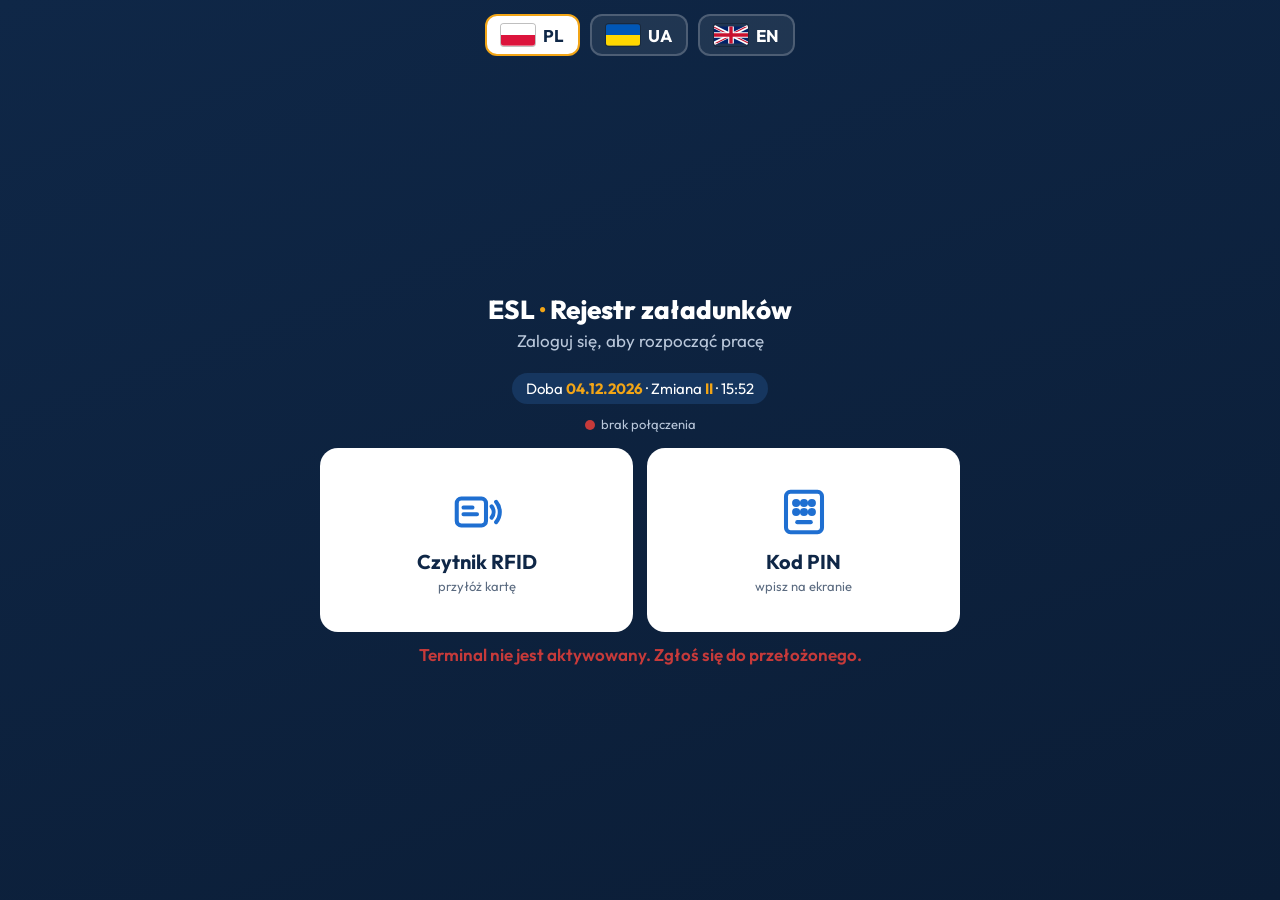
<file: terminal/index.html>
<!DOCTYPE html>
<html lang="pl">
<head>
<meta charset="UTF-8">
<meta name="viewport" content="width=device-width, initial-scale=1, maximum-scale=1, user-scalable=no">
<title>ESL Terminal – Rejestr załadunków</title>
<link rel="icon" href="data:,">
<link href="../assets/outfit.css" rel="stylesheet">
<style>
:root{
  --navy:#0f2747; --navy2:#16365f; --blue:#1f6fd1; --blue-l:#e8f1fc;
  --amber:#f2a516; --amber-l:#fff4dc; --green:#1c8a4a; --green-l:#e3f5ea;
  --red:#c63a3a; --red-l:#fbe7e7; --bg:#f3f5f9; --card:#fff; --line:#dde3ec;
  --txt:#14202f; --mut:#5b6b80;
}
*{box-sizing:border-box}
body{margin:0;font-family:'Outfit',system-ui,sans-serif;background:var(--bg);color:var(--txt);font-size:16px}
header{background:var(--navy);color:#fff;padding:14px 16px 0}
.hrow{display:flex;justify-content:space-between;align-items:center;gap:10px;flex-wrap:wrap}
.brand{font-weight:800;font-size:19px;letter-spacing:.3px}
.brand span{color:var(--amber)}
.now{font-size:14px;background:var(--navy2);padding:6px 12px;border-radius:20px;font-weight:500}
.now b{color:var(--amber)}
nav{display:flex;gap:4px;margin-top:12px;overflow-x:auto}
nav button{background:none;border:0;color:#b9c7da;font:inherit;font-weight:600;padding:10px 14px;border-bottom:3px solid transparent;cursor:pointer;white-space:nowrap}
nav button.on{color:#fff;border-bottom-color:var(--amber)}
main{max-width:980px;margin:0 auto;padding:16px}
.card{background:var(--card);border:1px solid var(--line);border-radius:14px;padding:16px;margin-bottom:16px}
h2{font-size:17px;margin:0 0 12px;color:var(--navy)}
label.l{display:block;font-weight:600;font-size:14px;color:var(--mut);margin:0 0 6px}
.docks{display:grid;grid-template-columns:repeat(auto-fit,minmax(100px,1fr));gap:8px;margin-bottom:16px}
.dock{border:2px solid var(--line);background:#fff;border-radius:12px;padding:16px 4px;font:inherit;font-weight:700;font-size:20px;cursor:pointer;color:var(--navy);text-align:center;line-height:1.1}
.dock small{display:block;font-size:11px;font-weight:500;color:var(--mut);margin-top:3px;overflow:hidden;text-overflow:ellipsis;white-space:nowrap}
.dock.sel{border-color:var(--blue);background:var(--blue-l)}
.dock.busy{background:var(--amber-l);border-color:var(--amber);color:#8a5a00;cursor:not-allowed}
input[type=text],input[type=password],input[type=number],input[type=date],select{width:100%;font:inherit;font-size:18px;padding:12px;border:2px solid var(--line);border-radius:10px;background:#fff;color:var(--txt)}
input:focus,select:focus{outline:none;border-color:var(--blue)}
#loadId.ready{border-color:var(--amber);background:var(--amber-l);box-shadow:0 0 0 4px rgba(242,165,22,.25)}
.btn{font:inherit;font-weight:700;border:0;border-radius:12px;padding:14px 18px;cursor:pointer;font-size:16px}
.btn.big{width:100%;font-size:18px;padding:16px;margin-top:14px}
.btn.pri{background:var(--blue);color:#fff}
.btn.go{background:var(--green);color:#fff}
.btn.amb{background:var(--amber);color:var(--navy)}
.btn.ghost{background:#eef2f7;color:var(--navy)}
.btn.del{background:var(--red-l);color:var(--red)}
.btn.sm{padding:8px 12px;font-size:14px;border-radius:9px}
.btn:disabled{opacity:.45;cursor:not-allowed}
.msg{padding:10px 12px;border-radius:10px;margin-top:12px;font-weight:500;font-size:15px}
.msg.err{background:var(--red-l);color:var(--red)}
.msg.ok{background:var(--green-l);color:var(--green)}
.msg.warn{background:var(--amber-l);color:#7a5200}
.hidden{display:none!important}
.act{border:2px solid var(--amber);background:var(--amber-l);border-radius:12px;padding:12px;margin-bottom:10px}
.act .top{display:flex;justify-content:space-between;gap:8px;flex-wrap:wrap;align-items:baseline}
.act .dk{font-weight:800;font-size:20px;color:var(--navy)}
.act .lid{font-weight:700;font-size:17px}
.act .meta{color:var(--mut);font-size:14px;margin-top:4px}
.act .fin{display:flex;gap:8px;margin-top:10px;align-items:stretch}
.act .fin input{flex:1;min-width:0}
.mine{border-color:var(--blue);background:var(--blue-l)}
.empty{color:var(--mut);font-size:15px;padding:6px 0}
.filters{display:grid;grid-template-columns:repeat(auto-fit,minmax(150px,1fr));gap:10px;align-items:end}
.stats{display:grid;grid-template-columns:repeat(auto-fit,minmax(150px,1fr));gap:10px;margin-top:14px}
.stat{background:#f7f9fc;border:1px solid var(--line);border-radius:12px;padding:12px}
.stat .t{font-size:13px;color:var(--mut);font-weight:600}
.stat .v{font-size:24px;font-weight:800;color:var(--navy)}
.stat .s{font-size:13px;color:var(--mut)}
.tw{overflow-x:auto;margin-top:14px}
table{width:100%;border-collapse:collapse;font-size:14px}
th{background:var(--navy);color:#fff;text-align:left;padding:8px;font-weight:600;white-space:nowrap}
td{padding:8px;border-bottom:1px solid var(--line);white-space:nowrap}
tr:nth-child(even) td{background:#f8fafc}
.pill{display:inline-block;padding:2px 9px;border-radius:12px;font-size:12px;font-weight:700}
.pill.run{background:var(--amber-l);color:#8a5a00}
.pill.done{background:var(--green-l);color:var(--green)}
.row{display:flex;gap:8px;flex-wrap:wrap;align-items:center}
.modal{position:fixed;inset:0;background:rgba(10,25,45,.55);display:flex;align-items:center;justify-content:center;padding:16px;z-index:50}
.modal .box{background:#fff;border-radius:14px;padding:18px;max-width:380px;width:100%}
.modal .box p{margin:0 0 14px}
.note{font-size:13px;color:var(--mut);margin-top:8px}
#login{min-height:100vh;background:linear-gradient(160deg,var(--navy) 0%,#0b1d36 100%);color:#fff;display:flex;flex-direction:column;align-items:center;justify-content:center;padding:24px 16px}
#login .lbrand{font-weight:800;font-size:26px;margin-bottom:4px}#login .lbrand span{color:var(--amber)}
#login .lsub{color:#b9c7da;margin-bottom:22px;text-align:center}
.lclock{font-size:15px;background:var(--navy2);padding:6px 14px;border-radius:20px;margin-bottom:26px}.lclock b{color:var(--amber)}
.lopts{display:grid;grid-template-columns:1fr 1fr;gap:14px;width:100%;max-width:520px}
.lopt{background:#fff;color:var(--navy);border:0;border-radius:18px;padding:26px 12px;font:inherit;cursor:pointer;text-align:center;border:3px solid transparent}
.lopt.on{border-color:var(--amber)}
.lopt svg{width:54px;height:54px;display:block;margin:0 auto 10px}
.lopt b{display:block;font-size:20px}.lopt span{font-size:13px;color:var(--mut)}
.lpanel{width:100%;max-width:520px;background:#fff;color:var(--txt);border-radius:18px;padding:22px;margin-top:16px;text-align:center}
.rfid-wave{width:92px;height:92px;border-radius:50%;margin:6px auto 14px;background:var(--blue-l);display:flex;align-items:center;justify-content:center;position:relative}
.rfid-wave::after{content:'';position:absolute;inset:-8px;border-radius:50%;border:3px solid var(--blue);opacity:.6;animation:pulse 1.6s infinite}
@keyframes pulse{0%{transform:scale(.85);opacity:.7}100%{transform:scale(1.25);opacity:0}}
.rfid-wave svg{width:46px;height:46px}
.pinDots{display:flex;justify-content:center;gap:12px;margin:6px 0 16px}
.pinDots i{width:18px;height:18px;border-radius:50%;border:2px solid var(--navy);display:block}
.pinDots i.f{background:var(--navy)}
.keypad{display:grid;grid-template-columns:repeat(3,1fr);gap:10px;max-width:300px;margin:0 auto}
.keypad button{font:inherit;font-size:26px;font-weight:700;padding:14px 0;border-radius:14px;border:0;background:#eef2f7;color:var(--navy);cursor:pointer}
.keypad button:active{background:var(--blue-l)}
.keypad .ok{background:var(--green);color:#fff;font-size:18px}
.keypad .clr{font-size:16px}
.lmsg{min-height:24px;margin-top:12px;font-weight:600}
.lmsg.err{color:var(--red)}.lmsg.ok{color:var(--green)}
.ladmin{margin-top:20px;background:none;border:1px solid #4a6285;color:#b9c7da;font:inherit;padding:8px 16px;border-radius:20px;cursor:pointer}
.opchip{display:flex;align-items:center;gap:8px;font-size:14px}
.opchip b{color:#fff}.opchip button{background:var(--amber);color:var(--navy);border:0;font:inherit;font-weight:700;padding:6px 12px;border-radius:16px;cursor:pointer}
@media(max-width:420px){.lopt{padding:18px 8px}.lopt b{font-size:17px}}
.ldocs{display:flex;align-items:center;gap:14px;width:100%;max-width:520px;margin-top:14px;background:rgba(255,255,255,.08);color:#fff;border:2px solid rgba(255,255,255,.25);border-radius:16px;padding:14px 18px;font:inherit;cursor:pointer;text-align:left;min-height:64px}
.ldocs:hover{background:rgba(255,255,255,.14)}.ldocs svg{width:34px;height:34px;flex:0 0 34px;color:var(--amber)}.ldocs b{display:block;font-size:18px}.ldocs small{display:block;font-size:13px;color:#c9d6e8}
.ldocs em{margin-left:auto;font-style:normal;background:var(--amber);color:var(--navy);font-weight:800;border-radius:12px;padding:2px 10px;font-size:14px}.ldocs em:empty{display:none}
#modal{z-index:300}
.docsv{position:fixed;inset:0;z-index:150;background:#eef2f7;display:flex;flex-direction:column}.docsv.hidden{display:none}
.dvh{display:flex;align-items:center;gap:12px;background:var(--navy);color:#fff;padding:12px 16px}.dvh b{font-size:21px;margin-right:auto}
.dvclose{background:var(--amber);color:var(--navy);border:0;border-radius:12px;font:inherit;font-size:17px;font-weight:800;min-height:52px;padding:0 20px;cursor:pointer}
.dvcats{display:flex;gap:8px;flex-wrap:wrap;padding:12px 16px 0}.dvcats:empty{display:none}
.dvcats button{font:inherit;font-size:16px;padding:10px 16px;min-height:48px;border-radius:24px;border:1px solid #c9d3e0;background:#fff;color:var(--navy);cursor:pointer}.dvcats button.on{background:var(--navy);color:#fff;border-color:var(--navy)}
.dvlist{flex:1;overflow:auto;padding:14px 16px 24px;display:grid;grid-template-columns:repeat(auto-fill,minmax(260px,1fr));gap:12px;align-content:start}
.dcard{display:flex;gap:12px;align-items:flex-start;text-align:left;background:#fff;border:2px solid #dbe2ec;border-radius:16px;padding:16px;font:inherit;color:var(--navy);cursor:pointer;min-height:96px}
.dcard:hover{border-color:#9cc2ee}.dcard .ic{flex:0 0 44px;height:44px;border-radius:10px;display:flex;align-items:center;justify-content:center;font-weight:800;font-size:12px;color:#fff}
.dcard b{display:block;font-size:17px}.dcard span{display:block;font-size:13px;color:#52627a;margin-top:3px}.dvempty{grid-column:1/-1;text-align:center;color:#52627a;padding:40px 10px;font-size:17px}
.linfo{background:var(--green-l);color:var(--green);font-weight:700;padding:14px 18px;border-radius:14px;margin:-8px 0 20px;max-width:520px;width:100%;text-align:center;font-size:17px}
.act .fin .btn{flex:1;font-size:17px}
#mText{white-space:pre-line}
.palf{margin-top:12px;background:#fff;border:1px solid var(--line);border-radius:12px;padding:12px}
.palf .pr{display:flex;align-items:center;gap:8px;padding:6px 0;border-bottom:1px solid #eef2f7}
.palf .pr:last-of-type{border-bottom:0}
.palf .pl{flex:1;font-weight:700;color:var(--navy);font-size:16px}
.palf .pr input{width:76px;text-align:center;font-size:22px;font-weight:700;padding:8px}
.palf .st{width:48px;height:48px;border-radius:10px;border:0;background:#eef2f7;color:var(--navy);font:inherit;font-size:24px;font-weight:700;cursor:pointer}
.palf .sum{text-align:right;color:var(--mut);font-size:14px;margin-top:8px}
.palf .acts{display:flex;gap:8px;margin-top:10px}
.palf .acts .btn{flex:1}
.btn.conf{background:#c9d2de;color:#fff}
.btn.conf.ready{background:var(--green);box-shadow:0 0 0 4px rgba(28,138,74,.22);animation:glow 1.4s infinite}
@keyframes glow{50%{box-shadow:0 0 0 8px rgba(28,138,74,.10)}}
#mExtra .palf{margin:0 0 14px;border:0;padding:0}
/* ---- tablet dotykowy ---- */
html{touch-action:manipulation;-webkit-tap-highlight-color:transparent}
body{font-size:17px;overscroll-behavior:none}
button{user-select:none;-webkit-user-select:none;touch-action:manipulation}
button:not(:disabled):active{transform:scale(.97);filter:brightness(.95)}
nav button{padding:14px 22px;font-size:17px}
.opchip{font-size:16px}.opchip button{padding:10px 18px;font-size:16px}
.dock{min-height:92px;font-size:22px}
.btn.sm{padding:12px 16px;font-size:15px}
td{padding:12px 8px}
.palf .pr input{cursor:pointer;caret-color:transparent}
.palf .pr input.on{border-color:var(--blue);background:var(--blue-l)}
.pkp{display:grid;grid-template-columns:repeat(3,1fr);gap:8px;margin-top:10px}
.pkp button{font:inherit;font-size:24px;font-weight:700;padding:12px 0;border:0;border-radius:12px;background:#eef2f7;color:var(--navy);cursor:pointer}
.pkp button[data-kp="C"],.pkp button[data-kp="⌫"]{font-size:18px;background:#e2e8f0}
.palf .acts .btn{padding:18px;font-size:18px}
@media (min-width:900px){
  main{max-width:1280px;padding:20px}
  #v-zal:not(.hidden){display:grid;grid-template-columns:1fr 1fr;gap:0 18px;align-items:start;grid-template-areas:"start mine" "start others" "recent recent"}
  #startCard{grid-area:start}#mineCard{grid-area:mine}#othersCard{grid-area:others}#recentCard{grid-area:recent}
  #v-zal.noop{grid-template-areas:"start others" "start others" "recent recent"}
  #v-zal.opv{grid-template-areas:"start mine" "start dwn" "recent recent"}
  #dwnCard{grid-area:dwn}
  .keypad{max-width:380px}.keypad button{padding:20px 0;font-size:30px}
  .lopt{padding:34px 16px}.lopts,.lpanel{max-width:640px}
}
@media (min-width:900px) and (max-height:860px){
  #login{justify-content:flex-start;padding-top:18px}
  #login .lsub{margin-bottom:10px}.lclock{margin-bottom:14px}
  .lopt{padding:16px 12px}.lopt svg{width:40px;height:40px;margin-bottom:6px}
  .lpanel{padding:14px 22px;margin-top:12px}
  .keypad{grid-template-columns:repeat(3,1fr);max-width:420px;gap:8px}.keypad button{padding:12px 0;font-size:26px}
}
/* ---- klawiatura ekranowa ---- */
#vk{position:fixed;left:0;right:0;bottom:0;z-index:80;background:#1b2a40;padding:8px 8px 10px;box-shadow:0 -6px 20px rgba(0,0,0,.25);user-select:none}
#vk .r{display:flex;justify-content:center;gap:6px;margin-bottom:6px}
#vk button{flex:0 1 74px;min-width:0;height:56px;border:0;border-radius:9px;background:#e9eef5;color:var(--navy);font:inherit;font-size:22px;font-weight:600;cursor:pointer}
#vk button.w{flex:0 1 120px;font-size:16px;background:#c6d1df}
#vk button.sp{flex:0 1 420px}
#vk button.ok{background:var(--green);color:#fff}
#vk button.on{background:var(--amber)}
#vk button.pl{background:#f4efe3}
body.vk-on{padding-bottom:330px}
.ckbox{max-width:680px;width:100%;border-top:8px solid var(--amber);max-height:calc(100vh - 32px);overflow-y:auto}
.ckhead{font-size:24px;font-weight:800;color:#7a5200;background:var(--amber-l);margin:-4px -4px 10px;padding:12px 16px;border-radius:10px}
.ckinfo{font-size:18px;font-weight:700;color:var(--navy);margin:6px 0}.cknote{color:var(--red);font-weight:600;margin:4px 0 14px}
.ckitem{display:flex;align-items:center;gap:16px;width:100%;text-align:left;background:#fff;border:3px solid var(--line);border-radius:14px;padding:16px 18px;margin-bottom:12px;font:inherit;font-size:20px;font-weight:600;color:var(--navy);cursor:pointer;min-height:76px}
.ckitem .bx{flex:0 0 40px;height:40px;border:3px solid #9aa8bb;border-radius:9px;display:flex;align-items:center;justify-content:center;font-size:28px;color:#fff;background:#fff}
.ckitem.on{border-color:var(--green);background:var(--green-l)}.ckitem.on .bx{background:var(--green);border-color:var(--green)}
.ckbtns{justify-content:space-between;margin-top:8px;gap:12px}.ckbtns .big{flex:1;margin:0}
body.vk-on .modal{align-items:flex-start;padding-top:24px}
.langbar{position:absolute;top:14px;left:50%;transform:translateX(-50%);display:flex;gap:10px;z-index:5}
.langbar button{display:flex;align-items:center;gap:8px;background:rgba(255,255,255,.08);border:2px solid rgba(255,255,255,.2);color:#fff;font:inherit;font-weight:700;font-size:17px;padding:8px 14px;border-radius:12px;cursor:pointer}
.langbar button svg{width:34px;height:22px;border-radius:3px;box-shadow:0 0 0 1px rgba(0,0,0,.25);display:block}
.langbar button.on{background:#fff;color:var(--navy);border-color:var(--amber)}
#login{position:relative;padding-top:84px}
.lbrand i,.brand i{font-style:normal}
@media (min-width:900px) and (max-height:860px){ #login{padding-top:74px} }
.lokhdr{display:flex;justify-content:space-between;align-items:baseline;gap:10px;flex-wrap:wrap;margin-bottom:8px}
.lokhdr h2{margin:0}.lokhdr .note{margin:0}
.locchip{background:var(--amber);color:var(--navy);padding:4px 12px;border-radius:14px;font-weight:700;font-size:14px}
tr.grp td{background:var(--blue-l)!important;font-weight:700;color:var(--navy)}
footer{text-align:center;color:var(--mut);font-size:12px;padding:10px 0 24px}

.svc{max-width:760px;margin:0 auto}
.kv{display:grid;grid-template-columns:200px 1fr;gap:6px 14px;font-size:16px}.kv b{color:var(--navy)}
.svcbtn{position:absolute;right:16px;bottom:14px;background:none;border:1px solid #3a5072;color:#8ea3bf;font:inherit;font-size:13px;padding:6px 12px;border-radius:14px;cursor:pointer}
.syncdot{display:inline-block;width:10px;height:10px;border-radius:50%;margin-right:6px;vertical-align:middle}
.dock.off{background:#eef1f5;border-color:#c5cfdc;color:#8a97a8;cursor:not-allowed}
.act.late{border-color:var(--red);background:var(--red-l)}.late-tag{color:var(--red);font-weight:800;font-size:13px}
.extra{margin-top:12px;background:#fff;border:1px solid var(--line);border-radius:12px;padding:12px;display:grid;gap:10px}
.extra label{font-weight:700;color:var(--navy);font-size:15px}.extra .req{color:var(--red);font-size:12px;margin-left:6px}
.extra input[type=text]{font-size:18px}
.photo{display:flex;gap:10px;align-items:center}.photo img{height:64px;border-radius:8px;border:1px solid var(--line)}
.kom{max-width:640px;width:100%;margin:0 0 14px;padding:10px 14px;border-radius:12px;font-weight:600;font-size:15px;background:#e8f1fc;color:#0f2747}
.kom.wazny{background:var(--amber-l);color:#7a5200}.kom.pilny{background:var(--red-l);color:var(--red)}
#appKom .kom{max-width:none;margin:0 0 10px}
.reasons{display:grid;grid-template-columns:repeat(auto-fill,minmax(170px,1fr));gap:8px;margin-top:10px}
.reasons button{font:inherit;font-weight:700;font-size:16px;padding:16px 10px;border-radius:12px;border:2px solid var(--line);background:#fff;color:var(--navy);cursor:pointer}
.reasons button.sel{border-color:var(--blue);background:var(--blue-l)}
.dwn{border:2px solid #6250d6;background:#efedfb;border-radius:12px;padding:12px;margin-bottom:10px}
/* wybór obszaru pracy przed logowaniem (terminal w trybie „wybór modułu”) */
.prepick{width:100%;max-width:980px;display:flex;flex-direction:column;align-items:center}
.pph{font-size:24px;margin:4px 0 14px;text-align:center;color:#fff}
.mpgrid{display:grid;grid-template-columns:repeat(auto-fit,minmax(260px,1fr));gap:16px;width:100%}
.mpt{background:#fff;color:var(--navy);border:3px solid transparent;border-radius:20px;padding:24px 20px;font:inherit;cursor:pointer;text-align:left;display:flex;gap:16px;align-items:center;min-height:120px}
.mpt:focus-visible{border-color:var(--amber);outline:none}
.mpt .mi{flex:0 0 64px;height:64px;border-radius:16px;display:flex;align-items:center;justify-content:center}
.mpt .mi svg{width:36px;height:36px}
.mpt b{display:block;font-size:21px;line-height:1.2}.mpt span{font-size:14px;color:#4b5a6e}
.areachip{display:flex;align-items:center;gap:12px;background:rgba(255,255,255,.1);border:2px solid var(--amber);border-radius:16px;padding:10px 12px 10px 18px;margin:0 0 16px;font-size:17px}
.areachip b{color:var(--amber);font-size:19px}
.areachip button{background:#fff;color:var(--navy);border:0;border-radius:12px;font:inherit;font-weight:800;font-size:15px;padding:10px 16px;cursor:pointer}
.modchip{background:var(--navy2);border-radius:16px;padding:6px 14px;font-weight:700;font-size:16px;color:var(--amber);margin-left:6px}
/* moduł kompletacji */
@media (min-width:900px){ #v-kmp:not(.hidden){display:grid;grid-template-columns:1fr 1fr;gap:0 18px;align-items:start;grid-template-areas:"start mine" "start oth" "rec rec"}
  #kmStartCard{grid-area:start}#kmMineCard{grid-area:mine}#kmOthCard{grid-area:oth}#kmRecCard{grid-area:rec} }
.kmf .pr .pl small{display:block;font-size:12px;font-weight:500;color:var(--mut)}
.kmf .pr input{width:110px}
.kmf .pr.opt .pl{color:#4b5a6e}
.kmf .pr input.miss{border-color:#e0a100;background:#fff8e6}
.kmq{display:flex;flex-wrap:wrap;gap:6px;margin-top:6px}.kmq span{background:#eef2f7;border-radius:8px;padding:3px 8px;font-size:13px;font-weight:700;color:var(--navy)}
/* tryb offline */
.offbar{display:flex;gap:12px;align-items:flex-start;background:#fff4dc;color:#5a3c00;border:2px solid #f2a516;border-radius:14px;padding:12px 16px;font-size:15px;line-height:1.4;max-width:640px;width:100%;margin:0 auto 16px;text-align:left}
.offbar b{display:block;font-size:17px;color:#3d2900;letter-spacing:.3px}.offbar .oi{font-size:26px;line-height:1}
.offbar.err{background:#fbe6e6;color:#7a1a1a;border-color:#b32626}.offbar.err b{color:#5c0f0f}
#offA{max-width:none;border-radius:0;border-width:0 0 2px;margin:0}
</style>
</head>
<body>
<section id="login">
  <div class="langbar" id="langbar"><button type="button" data-lang="pl" title="Polski"><svg viewBox="0 0 16 10"><rect width="16" height="5" fill="#fff"/><rect y="5" width="16" height="5" fill="#dc143c"/></svg><b>PL</b></button><button type="button" data-lang="ua" title="Українська"><svg viewBox="0 0 16 10"><rect width="16" height="5" fill="#0057b7"/><rect y="5" width="16" height="5" fill="#ffd700"/></svg><b>UA</b></button><button type="button" data-lang="en" title="English"><svg viewBox="0 0 60 30"><clipPath id="ukc"><path d="M30,15h30v15zv15h-30zh-30v-15zv-15h30z"/></clipPath><path d="M0,0v30h60v-30z" fill="#012169"/><path d="M0,0L60,30M60,0L0,30" stroke="#fff" stroke-width="6"/><path d="M0,0L60,30M60,0L0,30" clip-path="url(#ukc)" stroke="#C8102E" stroke-width="4"/><path d="M30,0v30M0,15h60" stroke="#fff" stroke-width="10"/><path d="M30,0v30M0,15h60" stroke="#C8102E" stroke-width="6"/></svg><b>EN</b></button></div>

  <div class="lbrand" id="lbrand" style="user-select:none">ESL <span>·</span> <i data-i18n="title">Rejestr załadunków</i></div>
  <div class="lsub" data-i18n="loginSub">Zaloguj się, aby rozpocząć pracę</div>
  <div class="lclock" id="lclock">—</div>
  <div class="lsub" id="lnet" style="margin:-14px 0 16px;font-size:13px"></div>
  <div class="offbar hidden" id="offL" role="status"></div>
  <div class="linfo hidden" id="loginInfo"></div>
  <div id="loginKom" style="display:contents"></div>
  <div class="prepick hidden" id="prePick">
    <h2 class="pph" data-i18n="ppTitle">Wybierz obszar pracy</h2>
    <div class="mpgrid" id="mpGrid"></div>
    <div class="lmsg" id="ppMsg"></div>
  </div>
  <div class="areachip hidden" id="areaChip"></div>
  <div class="lopts" id="lopts">
    <button class="lopt" id="optRfid">
      <svg viewBox="0 0 24 24" fill="none" stroke="#1f6fd1" stroke-width="1.8" stroke-linecap="round"><rect x="3" y="6" width="13" height="12" rx="2"/><path d="M6 10h4M6 13h6"/><path d="M18.5 9.5a4 4 0 0 1 0 5M20.5 7.5a7 7 0 0 1 0 9"/></svg>
      <b data-i18n="rfidT">Czytnik RFID</b><span data-i18n="rfidS">przyłóż kartę</span></button>
    <button class="lopt" id="optPin">
      <svg viewBox="0 0 24 24" fill="none" stroke="#1f6fd1" stroke-width="1.8" stroke-linecap="round"><rect x="4" y="3" width="16" height="18" rx="2"/><circle cx="8.5" cy="8" r=".9" fill="#1f6fd1"/><circle cx="12" cy="8" r=".9" fill="#1f6fd1"/><circle cx="15.5" cy="8" r=".9" fill="#1f6fd1"/><circle cx="8.5" cy="12" r=".9" fill="#1f6fd1"/><circle cx="12" cy="12" r=".9" fill="#1f6fd1"/><circle cx="15.5" cy="12" r=".9" fill="#1f6fd1"/><path d="M9 16.5h6"/></svg>
      <b data-i18n="pinT">Kod PIN</b><span data-i18n="pinS">wpisz na ekranie</span></button>
  </div>
  <button type="button" class="ldocs" id="optDocs">
    <svg viewBox="0 0 24 24" fill="none" stroke="currentColor" stroke-width="1.8" stroke-linecap="round" stroke-linejoin="round" aria-hidden="true"><path d="M14 3H7a2 2 0 0 0-2 2v14a2 2 0 0 0 2 2h10a2 2 0 0 0 2-2V8z"/><path d="M14 3v5h5"/><path d="M9 13h6M9 17h6"/></svg>
    <span><b data-i18n="docsT">Instrukcje i schematy</b><small data-i18n="docsS">podgląd bez logowania</small></span><em id="docsN"></em></button>
  <div class="lpanel hidden" id="pRfid">
    <div class="rfid-wave"><svg viewBox="0 0 24 24" fill="none" stroke="#1f6fd1" stroke-width="2" stroke-linecap="round"><path d="M8.5 9.5a4 4 0 0 1 0 5M5.5 7a7.5 7.5 0 0 1 0 10M11.5 12h.01M14 9.5a4 4 0 0 1 0 5M17 7a7.5 7.5 0 0 1 0 10"/></svg></div>
    <b style="font-size:19px;color:var(--navy)" data-i18n="rfidPanel">Przyłóż kartę do czytnika</b>
    <div class="note" data-i18n="rfidActive">Czytnik jest aktywny.</div>
    <div class="lmsg" id="rfidMsg"></div>
  </div>
  <div class="lpanel hidden" id="pPin">
    <b style="font-size:19px;color:var(--navy)" data-i18n="pinPanel">Wpisz kod PIN</b><div class="note" style="margin-top:2px" data-i18n="pinOrCard">lub przyłóż kartę do czytnika</div>
    <div class="pinDots" id="pinDots"></div>
    <div class="keypad" id="keypad">
      <button>1</button><button>2</button><button>3</button><button>4</button><button>5</button><button>6</button><button>7</button><button>8</button><button>9</button>
      <button class="clr" data-k="c" data-i18n="clear">Wyczyść</button><button>0</button><button class="ok" data-k="ok">OK</button>
    </div>
    <div class="lmsg" id="pinMsg"></div>
  </div>
  <div class="lmsg err" id="loginErr" style="text-align:center;max-width:560px"></div>
  <button class="ladmin hidden" id="tmResume" style="border-color:var(--amber);color:var(--amber)" data-i18n="resume">⟳ Wznów synchronizację</button>
  <button class="svcbtn hidden" id="btnSvc">⚙ Serwis</button>
</section>

<!-- SERWIS -->
<section id="svc" class="hidden">
  <header><div class="hrow"><div class="brand">ESL <span>·</span> Serwis terminala</div>
    <div class="opchip"><button id="svcClose">Zamknij</button></div></div></header>
  <main class="svc">
    <div class="card">
      <h2>Stan terminala</h2>
      <div class="kv">
        <span>Terminal</span><b id="sTerm">—</b>
        <span>Oddział</span><b id="sLok">—</b>
        <span>Operatorzy / doki</span><b id="sCnt">—</b>
        <span>Połączenie z serwerem</span><b id="sSync">—</b>
        <span>Dane w kolejce</span><b id="sQ">0</b>
      </div>
      <div class="row" style="margin-top:14px"><button class="btn amb" id="sNow">Synchronizuj teraz</button></div>
      <div id="sMsg" class="msg hidden"></div>
    </div>
    <div class="card">
      <h2>Aktywacja terminala</h2>
      <p class="note" style="margin-top:0">Kod aktywacyjny generuje administrator w panelu: <b>Terminale → Dodaj terminal</b> (lub „Nowy kod”). Kod jest ważny 48 godzin i jednorazowy.</p>
      <div class="row" style="flex-wrap:nowrap"><input type="text" id="sKod" placeholder="Kod aktywacyjny, np. K7M2Q9XA" autocomplete="off" autocapitalize="characters" style="text-transform:uppercase"><button class="btn pri" id="sAkt">Aktywuj</button></div>
      <div id="aMsg" class="msg hidden"></div>
    </div>
    <div class="card">
      <h2>Inne</h2>
      <div class="row"><button class="btn ghost" id="sPw">Ustaw lokalne hasło serwisowe</button><button class="btn del" id="sReset">Odłącz terminal</button></div>
      <p class="note">Hasło serwisowe ustawione w panelu (Ustawienia oddziału) ma pierwszeństwo przed lokalnym. „Odłącz terminal” usuwa aktywację i dane z tego urządzenia (niewysłane dane zostaną utracone).</p>
    </div>
  </main>
</section>

<div id="app" class="hidden">
<header>
  <div class="hrow">
    <div class="brand">ESL <span>·</span> <i data-i18n="title">Rejestr załadunków</i> <span class="modchip hidden" id="modName"></span></div>
    <div class="row" style="gap:10px"><div class="now" id="now">—</div><div class="now" id="net">—</div><div class="opchip"><span id="opName"></span><button id="logout" data-i18n="logout">Wyloguj</button></div></div>
  </div>
  <nav id="nav"><button class="on" id="navTab" data-i18n="tabLoad">Załadunek</button></nav>
</header>
<div class="offbar hidden" id="offA" role="status"></div>
<main>
  <div id="appKom"></div>
  <div id="udtWarn" class="msg warn hidden" style="margin-bottom:12px"></div>
  <section id="v-zal" class="opv">
    <div class="card" id="mineCard">
      <h2 data-i18n="myActive">Moje załadunki w toku</h2>
      <div id="mine"></div>
    </div>
    <div class="card" id="startCard">
      <h2 data-i18n="start">Rozpocznij załadunek</h2>
      <label class="l" data-i18n="dockNo">Numer doku</label>
      <div class="docks" id="docks"></div>
      <label class="l" for="loadId">Load ID</label>
      <div class="row" style="flex-wrap:nowrap">
        <input type="text" id="loadId" autocomplete="off" autocapitalize="characters" spellcheck="false" inputmode="none" placeholder="Zeskanuj Load ID" data-i18n-ph="scanPh">
        <button class="btn ghost sm" id="kbdBtn" type="button" title="Wpisz ręcznie" data-i18n-title="manual" style="padding:12px 14px;font-size:20px">⌨</button>
      </div>
      <div class="note" data-i18n="scanHint">Po wybraniu doku pole Load ID jest gotowe do skanowania.</div>
      <button class="btn pri big" id="startBtn" disabled data-i18n="startBtn">ROZPOCZNIJ ZAŁADUNEK</button>
      <div id="startMsg" class="msg hidden"></div>
    </div>
    <div class="card" id="dwnCard">
      <h2 data-i18n="downtime">Przestój</h2>
      <div id="dwnBox"></div>
    </div>
    <div class="card" id="recentCard">
      <h2 data-i18n="recentMine">Moje zakończone załadunki (bieżąca doba)</h2>
      <div id="recent"></div>
    </div>
  </section>
  <section id="v-kmp" class="hidden">
    <div class="card" id="kmMineCard"><h2 data-i18n="kmMine">Moje kompletacje w toku</h2><div id="kmMine"></div></div>
    <div class="card" id="kmStartCard"><h2 data-i18n="kmStart">Rozpocznij kompletację</h2>
      <label class="l" for="kmLid">Load ID</label>
      <div class="row" style="flex-wrap:nowrap">
        <input type="text" id="kmLid" autocomplete="off" autocapitalize="characters" spellcheck="false" inputmode="none" placeholder="Zeskanuj Load ID" data-i18n-ph="scanPh">
        <button class="btn ghost sm" id="kmKbd" type="button" title="Wpisz ręcznie" data-i18n-title="manual" style="padding:12px 14px;font-size:20px">⌨</button>
      </div>
      <div class="note" data-i18n="kmHint">Zeskanuj lub wpisz Load ID i naciśnij POTWIERDŹ. Po potwierdzeniu nastąpi wylogowanie.</div>
      <button class="btn pri big" id="kmGo" disabled data-i18n="kmGo">POTWIERDŹ – ROZPOCZNIJ KOMPLETACJĘ</button>
      <div id="kmMsg" class="msg hidden"></div>
    </div>
    <div class="card" id="kmOthCard"><h2 data-i18n="kmOthers">Inne kompletacje w toku w oddziale</h2><div id="kmOth"></div></div>
    <div class="card" id="kmRecCard"><h2 data-i18n="kmRecent">Moje zakończone kompletacje (bieżąca doba)</h2><div id="kmRecent"></div></div>
  </section>
</main>
<footer>Euro Service Logistics · <span data-i18n="footer"></span></footer>
</div>

<div id="docsView" class="docsv hidden" role="dialog" aria-modal="true" aria-labelledby="docsTitle">
  <div class="dvh"><b id="docsTitle" data-i18n="docsT">Instrukcje i schematy</b><button type="button" class="dvclose" id="docsClose" data-i18n="back">✕ Zamknij</button></div>
  <div class="dvcats" id="docsCats"></div>
  <div class="dvlist" id="docsList"></div>
</div>
<div id="vk" class="hidden"></div>
<div id="ckModal" class="modal hidden"><div class="box ckbox">
  <div class="ckhead">⚠ <span data-i18n="ckTitle">LISTA KONTROLNA</span></div>
  <p class="ckinfo" id="ckInfo"></p>
  <p class="cknote" data-i18n="ckNote">Wszystkie warunki muszą być spełnione przed rozpoczęciem załadunku. Potwierdź każdy punkt.</p>
  <div id="ckList"></div>
  <div class="row ckbtns">
    <button class="btn ghost" id="ckNo" data-i18n="cancel">Anuluj</button>
    <button class="btn pri big" id="ckYes" disabled data-i18n="ckConfirm">POTWIERDZAM – ROZPOCZNIJ ZAŁADUNEK</button>
  </div>
</div></div>
<div id="modal" class="modal hidden"><div class="box">
  <p id="mText"></p>
  <div id="mExtra"></div>
  <input type="text" id="mInput" class="hidden" style="margin-bottom:14px">
  <div class="row" style="justify-content:flex-end">
    <button class="btn ghost sm" id="mNo" data-i18n="cancel">Anuluj</button>
    <button class="btn pri sm" id="mYes">OK</button>
  </div>
</div></div>


<script>
/* ---------- renderer plików .xlsx (wierne odwzorowanie: style, obramowania, scalenia, obrazy, kształty) ---------- */
const XR=(function(){
  const EMU=9525, PT=96/72;
  const IDX=['000000','FFFFFF','FF0000','00FF00','0000FF','FFFF00','FF00FF','00FFFF','000000','FFFFFF','FF0000','00FF00','0000FF','FFFF00','FF00FF','00FFFF','800000','008000','000080','808000','800080','008080','C0C0C0','808080','9999FF','993366','FFFFCC','CCFFFF','660066','FF8080','0066CC','CCCCFF','000080','FF00FF','FFFF00','00FFFF','800080','800000','008080','0000FF','00CCFF','CCFFFF','CCFFCC','FFFF99','99CCFF','FF99CC','CC99FF','FFCC99','3366FF','33CCCC','99CC00','FFCC00','FF9900','FF6600','666699','969696','003366','339966','003300','333300','993300','993366','333399','333333'];
  const esc=s=>String(s??'').replace(/[&<>"']/g,c=>({'&':'&amp;','<':'&lt;','>':'&gt;','"':'&quot;',"'":'&#39;'}[c]));
  const kids=(el,n)=>el?[...el.children].filter(c=>c.localName===n):[];
  const kid=(el,n)=>kids(el,n)[0]||null;
  const desc=(el,n)=>el?[...el.getElementsByTagNameNS('*',n)]:[];
  const at=(el,n)=>el?el.getAttribute(n):null;
  const num=(v,d)=>{ const x=parseFloat(v); return isNaN(x)?d:x; };
  /* ---- kolory ---- */
  function hsl(hex){ const r=parseInt(hex.slice(0,2),16)/255,g=parseInt(hex.slice(2,4),16)/255,b=parseInt(hex.slice(4,6),16)/255; const mx=Math.max(r,g,b),mn=Math.min(r,g,b); let h=0,s=0; const l=(mx+mn)/2;
    if(mx!==mn){ const d=mx-mn; s=l>.5?d/(2-mx-mn):d/(mx+mn); h=mx===r?(g-b)/d+(g<b?6:0):mx===g?(b-r)/d+2:(r-g)/d+4; h/=6; } return [h,s,l]; }
  function rgb(h,s,l){ const f=(p,q,t)=>{ if(t<0)t+=1; if(t>1)t-=1; return t<1/6?p+(q-p)*6*t:t<1/2?q:t<2/3?p+(q-p)*(2/3-t)*6:p; }; let r,g,b; if(!s){ r=g=b=l; } else { const q=l<.5?l*(1+s):l+s-l*s, p=2*l-q; r=f(p,q,h+1/3); g=f(p,q,h); b=f(p,q,h-1/3); }
    return [r,g,b].map(x=>Math.round(Math.max(0,Math.min(1,x))*255).toString(16).padStart(2,'0')).join('').toUpperCase(); }
  function tint(hex,t){ if(!t) return hex; let [h,s,l]=hsl(hex); l=t<0?l*(1+t):l*(1-t)+t; return rgb(h,s,l); }
  function lum(hex,mod,off){ let [h,s,l]=hsl(hex); l=l*mod+off; return rgb(h,s,Math.max(0,Math.min(1,l))); }
  /* ---- formaty liczb ---- */
  const MON=['styczeń','luty','marzec','kwiecień','maj','czerwiec','lipiec','sierpień','wrzesień','październik','listopad','grudzień'], DOW=['niedziela','poniedziałek','wtorek','środa','czwartek','piątek','sobota'];
  function dateFmt(code,n,d1904){ const sec=code.split(';')[0].replace(/\[\$[^\]]*\]/g,'').replace(/"([^"]*)"/g,(m,x)=>'\u0001'+x+'\u0002').replace(/\\(.)/g,'\u0001$1\u0002');
    const dc=XLSX.SSF.parse_date_code(n,{date1904:d1904}); if(!dc) return null; const p2=x=>String(x).padStart(2,'0');
    let out='', i=0, lastH=false; const toks=sec.match(/\u0001[^\u0002]*\u0002|yyyy|yy|mmmmm|mmmm|mmm|mm|m|dddd|ddd|dd|d|hh|h|ss|s|AM\/PM|am\/pm|A\/P|./gi)||[];
    toks.forEach((t,k)=>{ const tl=t.toLowerCase(); if(t[0]==='\u0001'){ out+=t.slice(1,-1); return; }
      const nextIsS=()=>{ for(let j=k+1;j<toks.length;j++){ const q=toks[j].toLowerCase(); if(/^s+$/.test(q)) return true; if(/^[ymdh]/.test(q)) return false; } return false; };
      if(tl==='yyyy') out+=dc.y; else if(tl==='yy') out+=p2(dc.y%100);
      else if(tl==='mmmm') out+=MON[dc.m-1]; else if(tl==='mmm') out+=MON[dc.m-1].slice(0,3); else if(tl==='mmmmm') out+=MON[dc.m-1][0];
      else if(tl==='mm'||tl==='m'){ const isMin=lastH||nextIsS(); const v=isMin?dc.M:dc.m; out+=tl==='mm'?p2(v):v; }
      else if(tl==='dddd') out+=DOW[dc.q]; else if(tl==='ddd') out+=DOW[dc.q].slice(0,3); else if(tl==='dd') out+=p2(dc.d); else if(tl==='d') out+=dc.d;
      else if(tl==='hh') out+=p2(dc.H); else if(tl==='h') out+=dc.H; else if(tl==='ss') out+=p2(dc.S); else if(tl==='s') out+=dc.S; else out+=t;
      if(/^h/.test(tl)) lastH=true; else if(/^[ydm]/.test(tl)&&!/^m/.test(tl)) lastH=false; });
    return out; }
  function fmtNum(code,n,d1904){ try{ return XLSX.SSF.format(code,n,{date1904:d1904}); }catch(e){}
    const c=typeof code==='string'?code:''; if(/[dmyhs]/i.test(c.replace(/"[^"]*"/g,'').replace(/\[[^\]]*\]/g,''))){ const r=dateFmt(c,n,d1904); if(r!=null) return r; }
    try{ return XLSX.SSF.format(c.replace(/\[\$[^\]]*\]/g,'').replace(/;@$/,''),n); }catch(e){ return String(n); } }
  /* ---- odczyt paczki ---- */
  function open(buf){
    const cfb=XLSX.CFB.read(new Uint8Array(buf),{type:'array'}); const files={};
    cfb.FullPaths.forEach((p,i)=>{ const n=p.replace(/^Root Entry\//,''); if(n&&!n.endsWith('/')) files[n.toLowerCase()]=cfb.FileIndex[i]; });
    const raw=p=>{ const f=files[String(p).replace(/^\//,'').toLowerCase()]; return f&&f.content?new Uint8Array(f.content):null; };
    const txt=p=>{ const b=raw(p); return b?new TextDecoder('utf-8').decode(b):null; };
    const xml=p=>{ const t=txt(p); return t?new DOMParser().parseFromString(t,'application/xml'):null; };
    return {raw,xml};
  }
  function resolve(base,target){ if(target.startsWith('/')) return target.slice(1); const parts=base.split('/'); parts.pop(); target.split('/').forEach(s=>{ if(s==='..') parts.pop(); else if(s!=='.') parts.push(s); }); return parts.join('/'); }
  function rels(pk,path){ const parts=path.split('/'); const fn=parts.pop(); const d=pk.xml(parts.concat(['_rels',fn+'.rels']).join('/')); const o={}; if(d) desc(d,'Relationship').forEach(r=>o[at(r,'Id')]={target:resolve(path,at(r,'Target')),type:at(r,'Type'),ext:at(r,'TargetMode')==='External'}); return o; }
  /* ---- książka ---- */
  function book(buf){
    const pk=open(buf); const wb=pk.xml('xl/workbook.xml'); if(!wb) throw new Error('To nie jest plik .xlsx');
    const wrel=rels(pk,'xl/workbook.xml'); const d1904=at(kid(wb.documentElement,'workbookPr'),'date1904'); const date1904=d1904==='1'||d1904==='true';
    // motyw
    const theme=[]; const th=Object.values(wrel).find(r=>/theme$/.test(r.type)); const tx=th&&pk.xml(th.target);
    if(tx){ const cs=desc(tx,'clrScheme')[0]; const get=n=>{ const e=kid(cs,n); const c=e&&e.firstElementChild; return c?(at(c,'lastClr')||at(c,'val')||'000000'):'000000'; };
      ['lt1','dk1','lt2','dk2','accent1','accent2','accent3','accent4','accent5','accent6','hlink','folHlink'].forEach(n=>theme.push(get(n))); }
    else theme.push('FFFFFF','000000','E7E6E6','44546A','4472C4','ED7D31','A5A5A5','FFC000','5B9BD5','70AD47','0563C1','954F72');
    let fontMajor='Calibri Light', fontMinor='Calibri'; if(tx){ const mj=desc(tx,'majorFont')[0], mn=desc(tx,'minorFont')[0]; if(mj) fontMajor=at(kid(mj,'latin'),'typeface')||fontMajor; if(mn) fontMinor=at(kid(mn,'latin'),'typeface')||fontMinor; }
    const color=el=>{ if(!el) return null; if(at(el,'auto')==='1') return null; let c=null; const r=at(el,'rgb'); if(r) c=r.length===8?r.slice(2):r; else if(at(el,'theme')!=null) c=theme[+at(el,'theme')]||null; else if(at(el,'indexed')!=null){ const i=+at(el,'indexed'); c=i===64?'000000':i===65?'FFFFFF':IDX[i]||null; }
      if(c&&at(el,'tint')) c=tint(c,num(at(el,'tint'),0)); return c?'#'+c:null; };
    // style
    const st=pk.xml('xl/styles.xml'); const fmts={}, fonts=[], fills=[], borders=[], xfs=[];
    if(st){ desc(st,'numFmt').forEach(n=>fmts[at(n,'numFmtId')]=at(n,'formatCode'));
      const fs=desc(st,'fonts')[0]; kids(fs,'font').forEach(f=>{ const v=n=>kid(f,n); fonts.push({b:!!v('b')&&at(v('b'),'val')!=='0',i:!!v('i')&&at(v('i'),'val')!=='0',u:!!v('u')&&at(v('u'),'val')!=='none',s:!!v('strike')&&at(v('strike'),'val')!=='0',sz:num(at(v('sz'),'val'),11),color:color(v('color')),name:at(v('name'),'val')||(at(v('scheme'),'val')==='major'?fontMajor:fontMinor)}); });
      const fl=desc(st,'fills')[0]; kids(fl,'fill').forEach(f=>{ const p=kid(f,'patternFill'); if(p){ const t=at(p,'patternType')||(kid(p,'fgColor')?'solid':'none'); fills.push(t==='none'?null:(t==='solid'?color(kid(p,'fgColor'))||color(kid(p,'bgColor')):color(kid(p,'fgColor'))||color(kid(p,'bgColor')))); }
        else { const g=kid(f,'gradientFill'); const s0=g&&desc(g,'stop')[0]; fills.push(s0?color(kid(s0,'color')):null); } });
      const bs=desc(st,'borders')[0]; kids(bs,'border').forEach(b=>{ const o={}; ['left','right','top','bottom'].forEach(sd=>{ const e=kid(b,sd); const s=at(e,'style'); if(s) o[sd]={s,c:color(kid(e,'color'))||'#000000'}; }); borders.push(o); });
      const cx=desc(st,'cellXfs')[0]; kids(cx,'xf').forEach(x=>{ const a=kid(x,'alignment'); xfs.push({fmt:+(at(x,'numFmtId')||0),font:+(at(x,'fontId')||0),fill:+(at(x,'fillId')||0),border:+(at(x,'borderId')||0),
        h:at(a,'horizontal')||'general',v:at(a,'vertical')||'bottom',wrap:at(a,'wrapText')==='1'||at(a,'wrapText')==='true',rot:+(at(a,'textRotation')||0),ind:+(at(a,'indent')||0),shrink:at(a,'shrinkToFit')==='1'}); }); }
    if(!fonts.length) fonts.push({sz:11,name:fontMinor}); if(!xfs.length) xfs.push({fmt:0,font:0,fill:0,border:0,h:'general',v:'bottom'});
    // teksty współdzielone
    const ss=[]; const sx=pk.xml('xl/sharedStrings.xml');
    const runFont=rp=>{ if(!rp) return null; const v=n=>kid(rp,n); return {b:!!v('b')&&at(v('b'),'val')!=='0',i:!!v('i')&&at(v('i'),'val')!=='0',u:!!v('u')&&at(v('u'),'val')!=='none',s:!!v('strike'),sz:v('sz')?num(at(v('sz'),'val'),null):null,color:color(v('color')),name:at(v('rFont'),'val')}; };
    const rich=si=>{ const rs=kids(si,'r'); if(!rs.length){ return {t:desc(si,'t').filter(t=>t.parentNode===si).map(t=>t.textContent).join('')||kids(si,'t').map(t=>t.textContent).join('')}; }
      return {t:rs.map(r=>(kid(r,'t')||{}).textContent||'').join(''),runs:rs.map(r=>({t:(kid(r,'t')||{}).textContent||'',f:runFont(kid(r,'rPr'))}))}; };
    if(sx) kids(sx.documentElement,'si').forEach(si=>ss.push(rich(si)));
    const richF=rich;
    // arkusze
    const sheets=[]; kids(kid(wb.documentElement,'sheets'),'sheet').forEach(s=>{ const rid=at(s,'r:id')||s.getAttributeNS('http://schemas.openxmlformats.org/officeDocument/2006/relationships','id'); const r=wrel[rid];
      sheets.push({name:at(s,'name'),hidden:(at(s,'state')||'visible')!=='visible',path:r&&r.target,chart:!!(r&&/chartsheet$/.test(r.type))}); });
    return {pk,theme,fonts,fills,borders,xfs,fmts,ss,sheets,date1904,color,fontMinor,rich:richF};
  }
  /* ---- kolor DrawingML ---- */
  function dmlColor(B,el){
    if(!el) return null; let c=null, a=1; const base=el.firstElementChild; if(!base) return null;
    const n=base.localName, v=at(base,'val')||at(base,'lastClr');
    if(n==='srgbClr') c=v; else if(n==='sysClr') c=at(base,'lastClr')||(v==='window'?'FFFFFF':'000000');
    else if(n==='schemeClr'){ const m={bg1:0,lt1:0,tx1:1,dk1:1,bg2:2,lt2:2,tx2:3,dk2:3,accent1:4,accent2:5,accent3:6,accent4:7,accent5:8,accent6:9,hlink:10,folHlink:11,phClr:4}; c=B.theme[m[v]??1]; }
    else if(n==='prstClr'){ const p={black:'000000',white:'FFFFFF',red:'FF0000',green:'008000',blue:'0000FF',yellow:'FFFF00',gray:'808080'}; c=p[v]||'000000'; }
    if(!c) return null; let mod=1, off=0;
    [...base.children].forEach(t=>{ const val=num(at(t,'val'),0)/100000; if(t.localName==='lumMod') mod=val; else if(t.localName==='lumOff') off=val; else if(t.localName==='shade') c=lum(c,val,0); else if(t.localName==='tint') c=tint(c,1-val); else if(t.localName==='alpha') a=val; });
    if(mod!==1||off) c=lum(c,mod,off); return a<1?'rgba('+[0,2,4].map(i=>parseInt(c.slice(i,i+2),16)).join(',')+','+a+')':'#'+c;
  }
  /* ---- wymiary ---- */
  const colPx=w=>Math.trunc(((256*w+Math.trunc(128/7))/256)*7);
  function decode(ref){ const m=/^([A-Z]+)(\d+)$/.exec(ref); if(!m) return null; let c=0; for(const ch of m[1]) c=c*26+ch.charCodeAt(0)-64; return [ +m[2]-1, c-1 ]; }
  /* ---- arkusz ---- */
  function sheet(B,idx){
    const S=B.sheets[idx]; if(S.chart) return {html:'<div class="xrnote">Arkusz wykresu – podgląd wykresów nie jest dostępny.</div>'};
    const d=B.pk.xml(S.path); if(!d) return {html:'<div class="xrnote">Brak danych arkusza.</div>'};
    const root=d.documentElement; const sv=desc(root,'sheetView')[0]; const grid=!sv||at(sv,'showGridLines')!=='0'&&at(sv,'showGridLines')!=='false';
    const fp=kid(root,'sheetFormatPr'); const defRow=num(at(fp,'defaultRowHeight'),15)*PT; const defColW=at(fp,'defaultColWidth')?colPx(num(at(fp,'defaultColWidth'),8.43)):(at(fp,'baseColWidth')?colPx(num(at(fp,'baseColWidth'),8)+0.71):64);
    const colW={}, colHid={}, colStyle={}; kids(kid(root,'cols'),'col').forEach(c=>{ for(let i=+at(c,'min');i<=+at(c,'max')&&i<=16384;i++){ colW[i-1]=at(c,'width')?colPx(num(at(c,'width'),8.43)):defColW; if(at(c,'hidden')==='1'||at(c,'hidden')==='true') colHid[i-1]=1; if(at(c,'style')) colStyle[i-1]=+at(c,'style'); } });
    const rowH={}, rowHid={}, cells={}; let maxR=0, maxC=0;
    kids(kid(root,'sheetData'),'row').forEach(r=>{ const ri=+at(r,'r')-1; if(at(r,'ht')&&(at(r,'customHeight')==='1'||true)) rowH[ri]=num(at(r,'ht'),15)*PT; if(at(r,'hidden')==='1'||at(r,'hidden')==='true') rowHid[ri]=1;
      kids(r,'c').forEach(c=>{ const p=decode(at(c,'r')); if(!p) return; const [y,x]=p; const t=at(c,'t')||'n', s=+(at(c,'s')||0); const vEl=kid(c,'v'); let v=vEl?vEl.textContent:null, rt=null;
        if(t==='s'&&v!=null){ const o=B.ss[+v]||{t:''}; v=o.t; rt=o.runs||null; } else if(t==='inlineStr'){ const is=kid(c,'is'); const o=is?B.rich(is):{t:''}; v=o.t; rt=o.runs||null; }
        cells[y+'_'+x]={t,s,v,rt}; const xf0=B.xfs[s]||B.xfs[0]; const vis=(v!=null&&String(v).trim()!=='')||!!B.fills[xf0.fill]||!!(B.borders[xf0.border]&&Object.keys(B.borders[xf0.border]).length); if(vis){ if(y>maxR) maxR=y; if(x>maxC) maxC=x; } }); });
    const merges=kids(kid(root,'mergeCells'),'mergeCell').map(m=>{ const [a,b]=at(m,'ref').split(':'); const p=decode(a), q=decode(b||a); return {r0:p[0],c0:p[1],r1:q[0],c1:q[1]}; });
    merges.forEach(m=>{ const cl=cells[m.r0+'_'+m.c0]; if(!cl) return; const xf0=B.xfs[cl.s]||B.xfs[0]; if((cl.v!=null&&String(cl.v).trim()!=='')||B.fills[xf0.fill]||(B.borders[xf0.border]&&Object.keys(B.borders[xf0.border]).length)){ maxR=Math.max(maxR,m.r1); maxC=Math.max(maxC,m.c1); } });
    // rysunki (pozycja potrzebna do zakresu)
    const srel=rels(B.pk,S.path); const anchors=[]; kids(root,'drawing').forEach(dr=>{ const rid=dr.getAttributeNS('http://schemas.openxmlformats.org/officeDocument/2006/relationships','id')||at(dr,'r:id'); const r=srel[rid]; if(!r) return; const dx=B.pk.xml(r.target); if(!dx) return;
      const drel=rels(B.pk,r.target); [...dx.documentElement.children].forEach(a=>anchors.push({a,drel})); });
    const mk=(el)=>el?{c:+(kid(el,'col')||{}).textContent||0,co:+(kid(el,'colOff')||{}).textContent||0,r:+(kid(el,'row')||{}).textContent||0,ro:+(kid(el,'rowOff')||{}).textContent||0}:null;
    anchors.forEach(o=>{ const t=mk(kid(o.a,'to')), f=mk(kid(o.a,'from')); if(t){ maxR=Math.max(maxR,t.r); maxC=Math.max(maxC,t.c); } else if(f){ maxR=Math.max(maxR,f.r+5); maxC=Math.max(maxC,f.c+3); } });
    const LR=Math.min(maxR+2,1999), LC=Math.min(maxC+1,299); const trunc=maxR>LR||maxC>LC;
    // siatka pozycji
    const X=[0], Y=[0]; for(let c=0;c<=LC+1;c++) X.push(X[c]+(colHid[c]?0:Math.round(colW[c]??defColW))); for(let r=0;r<=LR+1;r++) Y.push(Y[r]+(rowHid[r]?0:Math.round(rowH[r]??defRow)));
    const W=X[LC+1], H=Y[LR+1];
    const inMerge={}, mergeAt={}; merges.forEach(m=>{ mergeAt[m.r0+'_'+m.c0]=m; for(let r=m.r0;r<=m.r1;r++) for(let c=m.c0;c<=m.c1;c++) if(r!==m.r0||c!==m.c0) inMerge[r+'_'+c]=1; });
    const xfOf=(r,c)=>{ const cl=cells[r+'_'+c]; const s=cl?cl.s:(colStyle[c]||0); return B.xfs[s]||B.xfs[0]; };
    let g='', fl='', bd='', tx='';
    // linie siatki
    if(grid){ let p=''; for(let c=1;c<=LC+1;c++) p+='M'+(Math.round(X[c])-.5)+' 0V'+H; for(let r=1;r<=LR+1;r++) p+='M0 '+(Math.round(Y[r])-.5)+'H'+W; g='<svg class="xrg" width="'+W+'" height="'+H+'" aria-hidden="true"><path d="'+p+'" stroke="#e1e4e8" stroke-width="1" fill="none"/></svg>'; }
    const BW={thin:1,hair:1,dotted:1,dashed:1,dashDot:1,dashDotDot:1,medium:2,mediumDashed:2,mediumDashDot:2,mediumDashDotDot:2,slantDashDot:2,thick:3,double:3};
    const BS=s=>/dot/i.test(s)&&!/dash/i.test(s)?'dotted':(/dash/i.test(s)?'dashed':(s==='double'?'double':(s==='hair'?'dotted':'solid')));
    const box=(r0,c0,r1,c1)=>({x:X[c0],y:Y[r0],w:X[c1+1]-X[c0],h:Y[r1+1]-Y[r0]});
    // wypełnienia i obramowania
    const rowsWithCells=new Set(); Object.keys(cells).forEach(k=>rowsWithCells.add(+k.split('_')[0]));
    const styled=Object.keys(cells).map(k=>k.split('_').map(Number)).filter(([r,c])=>r<=LR&&c<=LC);
    Object.keys(colStyle).forEach(c=>{ c=+c; if(c>LC) return; const xf=B.xfs[colStyle[c]]; if(!xf||(!xf.fill&&!xf.border)) return; for(let r=0;r<=LR;r++) if(!cells[r+'_'+c]) styled.push([r,c]); });
    const hasFill=(r,c)=>{ if(r>LR||c>LC) return false; const k=r+'_'+c; if(!cells[k]&&colStyle[c]==null&&!inMerge[k]) return false; return !!B.fills[xfOf(r,c).fill]||!!inMerge[k]; };
    styled.forEach(([r,c])=>{ if(inMerge[r+'_'+c]) return; const xf=xfOf(r,c); const m=mergeAt[r+'_'+c]; const b=m?box(m.r0,m.c0,m.r1,m.c1):box(r,c,r,c); if(!b.w||!b.h) return;
      const f=B.fills[xf.fill]; if(f){ const r1=m?m.r1:r, c1=m?m.c1:c; const ew=hasFill(r,c1+1)?1:0, eh=hasFill(r1+1,c)?1:0; fl+='<i style="left:'+b.x+'px;top:'+b.y+'px;width:'+(b.w+ew)+'px;height:'+(b.h+eh)+'px;background:'+f+'"></i>'; } else if(m) fl+='<i style="left:'+(b.x+1)+'px;top:'+(b.y+1)+'px;width:'+(b.w-1)+'px;height:'+(b.h-1)+'px;background:#fff"></i>'; });
    merges.forEach(m=>{ if(m.r0>LR||m.c0>LC) return; const xf=xfOf(m.r0,m.c0); if(!B.fills[xf.fill]&&!cells[m.r0+'_'+m.c0]){ const b=box(m.r0,m.c0,Math.min(m.r1,LR),Math.min(m.c1,LC)); fl+='<i style="left:'+(b.x+1)+'px;top:'+(b.y+1)+'px;width:'+(b.w-1)+'px;height:'+(b.h-1)+'px;background:#fff"></i>'; } });
    const allB=styled.slice(); merges.forEach(m=>{ for(let r=m.r0;r<=Math.min(m.r1,LR);r++) for(let c=m.c0;c<=Math.min(m.c1,LC);c++) if((r!==m.r0||c!==m.c0)&&!cells[r+'_'+c]) allB.push([r,c]); });
    const mergeOf={}; merges.forEach(m=>{ for(let r=m.r0;r<=m.r1;r++) for(let c=m.c0;c<=m.c1;c++) mergeOf[r+'_'+c]=m; });
    allB.forEach(([r,c])=>{ const mm=mergeOf[r+'_'+c]; let xf=xfOf(r,c); let br=B.borders[xf.border];
      if(mm){ const tl=B.borders[xfOf(mm.r0,mm.c0).border]||{}; const o={}; if(r===mm.r0) o.top=tl.top||(br&&br.top); if(r===mm.r1) o.bottom=tl.bottom||(br&&br.bottom); if(c===mm.c0) o.left=tl.left||(br&&br.left); if(c===mm.c1) o.right=tl.right||(br&&br.right); br=o; }
      if(!br) return; const b=box(r,c,r,c); if(!b.w||!b.h) return;
      const ln=(sd,o)=>{ if(!o) return; const w=BW[o.s]||1, s=BS(o.s);
        if(sd==='top') bd+='<i style="left:'+(b.x-(w>1?1:0))+'px;top:'+(b.y-Math.floor(w/2))+'px;width:'+(b.w+(w>1?1:0)+1)+'px;border-top:'+w+'px '+s+' '+o.c+'"></i>';
        if(sd==='bottom') bd+='<i style="left:'+(b.x-(w>1?1:0))+'px;top:'+(b.y+b.h-Math.floor(w/2))+'px;width:'+(b.w+(w>1?1:0)+1)+'px;border-top:'+w+'px '+s+' '+o.c+'"></i>';
        if(sd==='left') bd+='<i style="left:'+(b.x-Math.floor(w/2))+'px;top:'+(b.y-(w>1?1:0))+'px;height:'+(b.h+(w>1?1:0)+1)+'px;border-left:'+w+'px '+s+' '+o.c+'"></i>';
        if(sd==='right') bd+='<i style="left:'+(b.x+b.w-Math.floor(w/2))+'px;top:'+(b.y-(w>1?1:0))+'px;height:'+(b.h+(w>1?1:0)+1)+'px;border-left:'+w+'px '+s+' '+o.c+'"></i>'; };
      ['top','bottom','left','right'].forEach(sd=>ln(sd,br[sd])); });
    // teksty
    const fontCss=(f)=>{ const nm=f.name||B.fontMinor; let s='font-family:\''+esc(nm)+'\',Calibri,Carlito,Arial,sans-serif;font-size:'+((f.sz||11)*PT).toFixed(2)+'px;';
      if(f.b||/bold|black|heavy/i.test(nm)) s+='font-weight:700;'; if(f.i) s+='font-style:italic;'; if(f.u||f.s) s+='text-decoration:'+(f.u?'underline ':'')+(f.s?'line-through':'')+';'; s+='color:'+(f.color||'#000')+';'; return s; };
    const fmtVal=(cl,xf)=>{ if(cl.v==null) return ''; if(cl.t==='b') return cl.v==='1'?'PRAWDA':'FAŁSZ'; if(cl.t==='e'||cl.t==='s'||cl.t==='str'||cl.t==='inlineStr') return cl.v;
      const n=parseFloat(cl.v); if(isNaN(n)) return cl.v; const code=B.fmts[xf.fmt]!=null?B.fmts[xf.fmt]:xf.fmt; return fmtNum(code,n,B.date1904); };
    const isEmpty=(r,c)=>{ const cl=cells[r+'_'+c]; return (!cl||cl.v==null||cl.v==='')&&!inMerge[r+'_'+c]&&!mergeAt[r+'_'+c]; };
    Object.entries(cells).forEach(([k,cl])=>{ const [r,c]=k.split('_').map(Number); if(r>LR||c>LC||inMerge[k]||cl.v==null||cl.v==='') return; if(rowHid[r]||colHid[c]) return;
      const xf=B.xfs[cl.s]||B.xfs[0]; const font=B.fonts[xf.font]||B.fonts[0]; const m=mergeAt[k]; let b=m?box(m.r0,m.c0,Math.min(m.r1,LR),Math.min(m.c1,LC)):box(r,c,r,c);
      const text=fmtVal(cl,xf); if(text==='') return; const isNum=cl.t==='n'&&!isNaN(parseFloat(cl.v));
      let h=xf.h; if(h==='general') h=isNum?'right':(cl.t==='b'||cl.t==='e'?'center':'left'); if(h==='fill'||h==='distributed'||h==='justify') h='left'; if(h==='centerContinuous') h='center';
      let x=b.x, w=b.w; const wrap=xf.wrap||xf.rot===255;
      if(!wrap&&!m&&!isNum){ if(h==='left'){ let cc=c+1; while(cc<=LC&&isEmpty(r,cc)) cc++; w=X[cc]-b.x; } else if(h==='right'){ let cc=c-1; while(cc>=0&&isEmpty(r,cc)) cc--; x=X[cc+1]; w=b.x+b.w-x; } else if(h==='center'){ let a=c-1, z=c+1; while(a>=0&&isEmpty(r,a)) a--; while(z<=LC&&isEmpty(r,z)) z++; const half=Math.min(b.x-X[a+1],X[z]-(b.x+b.w)); x=b.x-half; w=b.w+2*half; } }
      const va=xf.v==='top'?'flex-start':xf.v==='center'||xf.v==='distributed'||xf.v==='justify'?'center':'flex-end';
      const ja=h==='right'?'flex-end':h==='center'?'center':'flex-start';
      let inner=cl.rt?cl.rt.map(rn=>'<span style="'+fontCss(rn.f?{name:rn.f.name||font.name,sz:rn.f.sz||font.sz,color:rn.f.color||font.color,b:rn.f.b,i:rn.f.i,u:rn.f.u,s:rn.f.s}:font)+'">'+esc(rn.t)+'</span>').join(''):esc(text);
      let rot=''; if(xf.rot&&xf.rot!==255){ const deg=xf.rot<=90?-xf.rot:xf.rot-90; rot='transform:rotate('+deg+'deg);'; }
      const pad=2+(xf.ind?xf.ind*9:0);
      tx+='<div class="xrt" style="left:'+x+'px;top:'+b.y+'px;width:'+w+'px;height:'+b.h+'px;justify-content:'+ja+';align-items:'+va+';'+fontCss(font)+'"><span style="'+(wrap?'white-space:pre-wrap;word-break:break-word;width:100%;':'white-space:pre;')+'text-align:'+h+';padding:0 '+(h==='right'?pad:2)+'px 0 '+(h==='left'?pad:2)+'px;'+rot+'">'+inner+'</span></div>'; });
    // rysunki
    let dr=''; const urls=[];
    const pos=(p)=>({x:(p.c<=LC+1?X[p.c]:X[LC+1]+(p.c-LC-1)*defColW)+p.co/EMU,y:(p.r<=LR+1?Y[p.r]:Y[LR+1]+(p.r-LR-1)*defRow)+p.ro/EMU});
    function txBody(el,bx){ const tb=kid(el,'txBody'); if(!tb) return ''; const bp=kid(tb,'bodyPr'); const an=at(bp,'anchor')||'t'; const vert=at(bp,'vert');
      const ins=n=>num(at(bp,n),n==='lIns'||n==='rIns'?91440:45720)/EMU;
      const ps=kids(tb,'p').map(p=>{ const al=at(kid(p,'pPr'),'algn')||'l'; const runs=[...p.children].filter(x=>x.localName==='r'||x.localName==='fld'||x.localName==='br').map(r=>{ if(r.localName==='br') return '<br>'; const rp=kid(r,'rPr'); const sz=num(at(rp,'sz'),1100)/100; const fillEl=kid(rp,'solidFill'); const col=fillEl?dmlColor(B,fillEl):null;
          return '<span style="font-size:'+(sz*PT).toFixed(2)+'px;'+(at(rp,'b')==='1'?'font-weight:700;':'')+(at(rp,'i')==='1'?'font-style:italic;':'')+(at(rp,'u')&&at(rp,'u')!=='none'?'text-decoration:underline;':'')+(col?'color:'+col+';':'')+'">'+esc((kid(r,'t')||{}).textContent||'')+'</span>'; }).join('');
        const end=kid(p,'endParaRPr'); const esz=end?num(at(end,'sz'),1100)/100:11;
        return '<p style="margin:0;text-align:'+({ctr:'center',r:'right',just:'justify'}[al]||'left')+';min-height:'+(esz*PT*1.2).toFixed(1)+'px">'+(runs||'')+'</p>'; }).join('');
      return '<div class="xrtx" style="left:'+bx.x+'px;top:'+bx.y+'px;width:'+bx.w+'px;height:'+bx.h+'px;padding:'+ins('tIns')+'px '+ins('rIns')+'px '+ins('bIns')+'px '+ins('lIns')+'px;justify-content:'+({ctr:'center',b:'flex-end'}[an]||'flex-start')+';'+(vert&&vert!=='horz'?'writing-mode:vertical-rl;':'')+'">'+ps+'</div>'; }
    function lineSpec(ln,styleRef){ if(ln&&kid(ln,'noFill')) return null; let c=ln&&kid(ln,'solidFill')?dmlColor(B,kid(ln,'solidFill')):null; if(!c&&styleRef) c=dmlColor(B,styleRef); if(!c&&!ln) return null; if(!c) c='#000';
      const w=Math.max(1,num(at(ln,'w'),9525)/EMU); const dash=at(kid(ln,'prstDash'),'val'); return {c,w,dash:dash&&dash!=='solid'?(dash.includes('dot')?w+' '+w*2:w*4+' '+w*3):null,head:at(kid(ln,'headEnd'),'type'),tail:at(kid(ln,'tailEnd'),'type')}; }
    function shapeSvg(bx,prst,fill,line,rot,flipH,flipV){ const w=Math.max(1,bx.w), h=Math.max(1,bx.h); const id='m'+Math.random().toString(36).slice(2,8); let defs='', body='';
      const st=(fill?'fill="'+fill+'"':'fill="none"')+(line?' stroke="'+line.c+'" stroke-width="'+line.w+'"'+(line.dash?' stroke-dasharray="'+line.dash+'"':''):' stroke="none"');
      const arrow=(nm,t)=>{ if(!t||t==='none') return ''; defs+='<marker id="'+id+nm+'" viewBox="0 0 10 10" refX="'+(nm==='e'?9:1)+'" refY="5" markerWidth="5" markerHeight="5" orient="auto-start-reverse"><path d="M0 0L10 5L0 10z" fill="'+line.c+'"/></marker>'; return ' marker-'+(nm==='e'?'end':'start')+'="url(#'+id+nm+')"'; };
      const P=(a)=>a.map((p,i)=>(i?'L':'M')+p[0]+' '+p[1]).join('')+'Z';
      switch(prst){
        case 'line': case 'straightConnector1': case 'bentConnector2': case 'bentConnector3': case 'curvedConnector3': if(line) body='<line x1="0" y1="0" x2="'+w+'" y2="'+h+'" stroke="'+line.c+'" stroke-width="'+line.w+'"'+(line.dash?' stroke-dasharray="'+line.dash+'"':'')+arrow('s',line.head)+arrow('e',line.tail)+'/>'; break;
        case 'ellipse': case 'flowChartConnector': body='<ellipse cx="'+w/2+'" cy="'+h/2+'" rx="'+w/2+'" ry="'+h/2+'" '+st+'/>'; break;
        case 'roundRect': case 'flowChartAlternateProcess': body='<rect x="0" y="0" width="'+w+'" height="'+h+'" rx="'+Math.min(w,h)*0.166+'" '+st+'/>'; break;
        case 'triangle': body='<path d="'+P([[w/2,0],[w,h],[0,h]])+'" '+st+'/>'; break;
        case 'rtTriangle': body='<path d="'+P([[0,0],[w,h],[0,h]])+'" '+st+'/>'; break;
        case 'diamond': case 'flowChartDecision': body='<path d="'+P([[w/2,0],[w,h/2],[w/2,h],[0,h/2]])+'" '+st+'/>'; break;
        case 'rightArrow': { const a=Math.min(h/2,w/2); body='<path d="'+P([[0,h*.25],[w-a,h*.25],[w-a,0],[w,h/2],[w-a,h],[w-a,h*.75],[0,h*.75]])+'" '+st+'/>'; break; }
        case 'leftArrow': { const a=Math.min(h/2,w/2); body='<path d="'+P([[w,h*.25],[a,h*.25],[a,0],[0,h/2],[a,h],[a,h*.75],[w,h*.75]])+'" '+st+'/>'; break; }
        case 'upArrow': { const a=Math.min(w/2,h/2); body='<path d="'+P([[w*.25,h],[w*.25,a],[0,a],[w/2,0],[w,a],[w*.75,a],[w*.75,h]])+'" '+st+'/>'; break; }
        case 'downArrow': { const a=Math.min(w/2,h/2); body='<path d="'+P([[w*.25,0],[w*.25,h-a],[0,h-a],[w/2,h],[w,h-a],[w*.75,h-a],[w*.75,0]])+'" '+st+'/>'; break; }
        case 'leftRightArrow': { const a=Math.min(h/2,w/4); body='<path d="'+P([[0,h/2],[a,0],[a,h*.25],[w-a,h*.25],[w-a,0],[w,h/2],[w-a,h],[w-a,h*.75],[a,h*.75],[a,h]])+'" '+st+'/>'; break; }
        case 'chevron': { const a=Math.min(h/2,w/2); body='<path d="'+P([[0,0],[w-a,0],[w,h/2],[w-a,h],[0,h],[a,h/2]])+'" '+st+'/>'; break; }
        case 'pentagon': case 'homePlate': { const a=Math.min(h/2,w/2); body='<path d="'+P([[0,0],[w-a,0],[w,h/2],[w-a,h],[0,h]])+'" '+st+'/>'; break; }
        case 'hexagon': { const a=w*.25; body='<path d="'+P([[a,0],[w-a,0],[w,h/2],[w-a,h],[a,h],[0,h/2]])+'" '+st+'/>'; break; }
        case 'parallelogram': { const a=w*.25; body='<path d="'+P([[a,0],[w,0],[w-a,h],[0,h]])+'" '+st+'/>'; break; }
        case 'trapezoid': { const a=w*.25; body='<path d="'+P([[a,0],[w-a,0],[w,h],[0,h]])+'" '+st+'/>'; break; }
        case 'octagon': { const a=Math.min(w,h)*.29; body='<path d="'+P([[a,0],[w-a,0],[w,a],[w,h-a],[w-a,h],[a,h],[0,h-a],[0,a]])+'" '+st+'/>'; break; }
        case 'star5': { const pts=[]; for(let i=0;i<10;i++){ const ang=-Math.PI/2+i*Math.PI/5, rr=i%2?.38:.5; pts.push([w/2+Math.cos(ang)*w*rr,h/2+Math.sin(ang)*h*rr]); } body='<path d="'+P(pts)+'" '+st+'/>'; break; }
        case 'plus': case 'mathPlus': { const a=w*.33,b2=h*.33; body='<path d="'+P([[a,0],[w-a,0],[w-a,b2],[w,b2],[w,h-b2],[w-a,h-b2],[w-a,h],[a,h],[a,h-b2],[0,h-b2],[0,b2],[a,b2]])+'" '+st+'/>'; break; }
        default: body='<rect x="0" y="0" width="'+w+'" height="'+h+'" '+st+'/>';
      }
      const tf=[]; if(rot) tf.push('rotate('+rot+'deg)'); if(flipH) tf.push('scaleX(-1)'); if(flipV) tf.push('scaleY(-1)');
      return '<svg class="xrs" style="left:'+bx.x+'px;top:'+bx.y+'px;'+(tf.length?'transform:'+tf.join(' ')+';':'')+'" width="'+w+'" height="'+h+'" viewBox="0 0 '+w+' '+h+'" overflow="visible" aria-hidden="true">'+(defs?'<defs>'+defs+'</defs>':'')+body+'</svg>'; }
    function xfrm(el){ const x=kid(el,'xfrm'); if(!x) return null; const off=kid(x,'off'), ext=kid(x,'ext'), co=kid(x,'chOff'), ce=kid(x,'chExt');
      return {x:num(at(off,'x'),0),y:num(at(off,'y'),0),w:num(at(ext,'cx'),0),h:num(at(ext,'cy'),0),cx:co?num(at(co,'x'),0):null,cy:co?num(at(co,'y'),0):null,cw:ce?num(at(ce,'cx'),0):null,ch:ce?num(at(ce,'cy'),0):null,rot:num(at(x,'rot'),0)/60000,fh:at(x,'flipH')==='1',fv:at(x,'flipV')==='1'}; }
    function element(el,bx,drel){
      const n=el.localName;
      if(n==='grpSp'){ [...el.children].forEach(ch=>{ if(['sp','pic','cxnSp','grpSp','graphicFrame'].includes(ch.localName)) element(ch,bx,drel); }); return; }
      if(n==='pic'){ const bl=desc(el,'blip')[0]; const rid=bl&&(bl.getAttributeNS('http://schemas.openxmlformats.org/officeDocument/2006/relationships','embed')||at(bl,'r:embed')); const r=rid&&drel[rid]; if(!r) return;
        const raw=B.pk.raw(r.target); if(!raw) return; const ext=(r.target.split('.').pop()||'').toLowerCase(); const mime={png:'image/png',jpg:'image/jpeg',jpeg:'image/jpeg',gif:'image/gif',bmp:'image/bmp',svg:'image/svg+xml',webp:'image/webp'}[ext]; if(!mime) { dr+='<div class="xrph" style="left:'+bx.x+'px;top:'+bx.y+'px;width:'+bx.w+'px;height:'+bx.h+'px">obraz ('+esc(ext)+')</div>'; return; }
        const u=URL.createObjectURL(new Blob([raw],{type:mime})); urls.push(u); const x=xfrm(kid(el,'spPr'))||{}; dr+='<img class="xri" alt="" src="'+u+'" style="left:'+bx.x+'px;top:'+bx.y+'px;width:'+bx.w+'px;height:'+bx.h+'px;'+(x.rot?'transform:rotate('+x.rot+'deg);':'')+'">'; return; }
      if(n==='graphicFrame'){ dr+='<div class="xrph" style="left:'+bx.x+'px;top:'+bx.y+'px;width:'+bx.w+'px;height:'+bx.h+'px">Wykres / obiekt</div>'; return; }
      if(n==='sp'||n==='cxnSp'){ const sp=kid(el,'spPr'); const x=xfrm(sp)||{}; const geo=kid(sp,'prstGeom'); const prst=geo?at(geo,'prst'):(kid(sp,'custGeom')?'rect':(n==='cxnSp'?'line':'rect'));
        const style=kid(el,'style'); let fill=null; if(sp&&kid(sp,'solidFill')) fill=dmlColor(B,kid(sp,'solidFill')); else if(sp&&kid(sp,'gradFill')){ const gs=desc(kid(sp,'gradFill'),'gs')[0]; fill=gs?dmlColor(B,gs):null; } else if(!(sp&&kid(sp,'noFill'))&&style&&n==='sp'){ const fr=kid(style,'fillRef'); if(fr&&at(fr,'idx')!=='0') fill=dmlColor(B,fr); }
        const ln=sp&&kid(sp,'ln'); const lr=style&&kid(style,'lnRef'); const line=lineSpec(ln,lr&&at(lr,'idx')!=='0'?lr:null);
        const isLine=/line|Connector/i.test(prst); if(!isLine||line) dr+=shapeSvg(bx,prst,isLine?null:fill,line,x.rot,x.fh,x.fv);
        dr+=txBody(el,bx); return; }
    }
    anchors.forEach(({a,drel})=>{ const n=a.localName; let bx=null;
      if(n==='twoCellAnchor'){ const f=pos(mk(kid(a,'from'))), t=pos(mk(kid(a,'to'))); bx={x:f.x,y:f.y,w:t.x-f.x,h:t.y-f.y}; }
      else if(n==='oneCellAnchor'){ const f=pos(mk(kid(a,'from'))), e=kid(a,'ext'); bx={x:f.x,y:f.y,w:num(at(e,'cx'),0)/EMU,h:num(at(e,'cy'),0)/EMU}; }
      else if(n==='absoluteAnchor'){ const p=kid(a,'pos'), e=kid(a,'ext'); bx={x:num(at(p,'x'),0)/EMU,y:num(at(p,'y'),0)/EMU,w:num(at(e,'cx'),0)/EMU,h:num(at(e,'cy'),0)/EMU}; }
      if(!bx) return; const el=[...a.children].find(c=>['sp','pic','cxnSp','grpSp','graphicFrame'].includes(c.localName)); if(!el) return;
      if(el.localName==='grpSp'){ const gx=xfrm(kid(el,'grpSpPr')); if(gx&&gx.cw&&gx.ch){ const sx=bx.w/(gx.cw/EMU), sy=bx.h/(gx.ch/EMU);
          const walk=(g,ox,oy,gsx,gsy)=>{ [...g.children].forEach(ch=>{ if(!['sp','pic','cxnSp','grpSp','graphicFrame'].includes(ch.localName)) return; const pr=kid(ch,'spPr')||kid(ch,'grpSpPr')||kid(ch,'xfrm')&&ch; const cx=ch.localName==='graphicFrame'?xfrm(ch):xfrm(pr); if(!cx) return;
              const b2={x:ox+(cx.x/EMU-oxC(g))*gsx,y:oy+(cx.y/EMU-oyC(g))*gsy,w:cx.w/EMU*gsx,h:cx.h/EMU*gsy};
              if(ch.localName==='grpSp'){ const g2=xfrm(kid(ch,'grpSpPr')); if(g2&&g2.cw&&g2.ch){ walk(ch,b2.x,b2.y,b2.w/(g2.cw/EMU),b2.h/(g2.ch/EMU)); } } else element(ch,b2,drel); }); };
          const oxC=g=>{ const t=xfrm(kid(g,'grpSpPr')); return t&&t.cx!=null?t.cx/EMU:0; }, oyC=g=>{ const t=xfrm(kid(g,'grpSpPr')); return t&&t.cy!=null?t.cy/EMU:0; };
          walk(el,bx.x,bx.y,sx,sy); return; } }
      element(el,bx,drel); });
    const html=(trunc?'<div class="xrnote">Arkusz jest bardzo duży – pokazano obszar do wiersza 2000 i kolumny 300.</div>':'')+'<div class="xrs-wrap" style="width:'+W+'px;height:'+H+'px">'+g+'<div class="xrl">'+fl+'</div><div class="xrl">'+bd+'</div><div class="xrl">'+tx+'</div><div class="xrl xrd">'+dr+'</div></div>';
    return {html,urls,w:W,h:H};
  }
  const CSS='.xrs-wrap{position:relative;background:#fff;transform-origin:0 0;margin:0}.xrs-wrap .xrg{position:absolute;left:0;top:0}.xrl{position:absolute;inset:0}.xrl i{position:absolute;display:block;box-sizing:border-box}'+
    '.xrt{position:absolute;display:flex;overflow:hidden;box-sizing:border-box;line-height:1.15}.xrt>span{display:block;max-width:none}.xrt>span>span{display:inline}.xrs{position:absolute;overflow:visible}.xri{position:absolute;object-fit:fill}'+
    '.xrtx{position:absolute;display:flex;flex-direction:column;box-sizing:border-box;overflow:hidden;font-family:Calibri,Arial,sans-serif;color:#000;line-height:1.2}'+
    '.xrph{position:absolute;display:flex;align-items:center;justify-content:center;border:1px dashed #9aa8bb;background:#f6f8fb;color:#52627a;font-size:13px}.xrnote{font-size:13px;color:#52627a;margin:0 0 8px}';
  return {book,sheet,CSS};
})();
/* ---------- podgląd dokumentów (Excel / PDF / obraz) – wspólny dla panelu i terminala ---------- */
const DV=(function(){
  let el=null, url=null, zoom=1, kind='', book=null, sheet=0, xb=null, xvis=[], xurls=[], xw=0, L={close:'Zamknij',sheet:'Arkusz',empty:'Pusty arkusz',err:'Nie można wyświetlić pliku.',trunc:'Pokazano fragment arkusza (maks. 300 wierszy × 60 kolumn).'};
  const esc=s=>String(s??'').replace(/[&<>"']/g,c=>({'&':'&amp;','<':'&lt;','>':'&gt;','"':'&quot;',"'":'&#39;'}[c]));
  const CSS='.dvw{position:fixed;inset:0;z-index:200;background:#eef2f7;display:flex;flex-direction:column;font-family:inherit}.dvw.hidden{display:none}'+
    '.dvbar{display:flex;align-items:center;gap:10px;flex-wrap:wrap;background:#0f2747;color:#fff;padding:10px 14px}.dvt{font-size:18px;font-weight:700;margin-right:auto;min-width:0;overflow:hidden;text-overflow:ellipsis;white-space:nowrap;max-width:60vw}'+
    '.dvb{background:#1d3c66;color:#fff;border:0;border-radius:10px;font:inherit;font-size:17px;font-weight:700;min-width:48px;min-height:48px;padding:0 14px;cursor:pointer}.dvb.cl{background:#f2a516;color:#0f2747}'+
    '.dvz{min-width:56px;text-align:center;font-weight:700}.dvtabs{display:flex;gap:6px;flex-wrap:wrap;padding:8px 14px;background:#fff;border-bottom:1px solid #dbe2ec}.dvtabs:empty{display:none}'+
    '.dvtabs button{font:inherit;font-size:15px;padding:8px 14px;min-height:44px;border-radius:10px;border:1px solid #c9d3e0;background:#fff;color:#0f2747;cursor:pointer}.dvtabs button.on{background:#0f2747;color:#fff;border-color:#0f2747}'+
    '.dvbody{flex:1;overflow:auto;padding:14px;-webkit-overflow-scrolling:touch}.dvbody iframe{width:100%;height:100%;border:0;background:#fff;border-radius:8px}.dvbody img.dvimg{display:block;margin:0 auto;max-width:none;background:#fff}'+
    '.dvx{border-collapse:collapse;background:#fff;color:#14202f;table-layout:fixed;transform-origin:0 0}.dvx td{border:1px solid #d0d7e2;padding:3px 5px;font-size:14px;line-height:1.25;vertical-align:middle;white-space:pre-wrap;word-break:break-word;overflow:hidden}.dvx .rh{background:#f1f3f6;color:#7a8799;font-size:11px;text-align:center;width:34px}'+
    '.dvnote{font-size:13px;color:#52627a;margin:0 0 8px}.dvmsg{padding:30px;text-align:center;color:#a32424;font-weight:600}';
  function ensure(){
    if(el) return; const st=document.createElement('style'); st.textContent=CSS+(typeof XR!=='undefined'?XR.CSS:''); document.head.appendChild(st);
    el=document.createElement('div'); el.className='dvw hidden'; el.setAttribute('role','dialog'); el.setAttribute('aria-modal','true');
    el.innerHTML='<div class="dvbar"><span class="dvt"></span><button type="button" class="dvb" data-a="out" aria-label="Pomniejsz">−</button><span class="dvz">100%</span><button type="button" class="dvb" data-a="in" aria-label="Powiększ">+</button><button type="button" class="dvb" data-a="fit" aria-label="Dopasuj do szerokości">⤢</button><button type="button" class="dvb cl" data-a="close"></button></div><div class="dvtabs"></div><div class="dvbody"></div>';
    document.body.appendChild(el);
    el.addEventListener('click',e=>{ const b=e.target.closest('[data-a],[data-sh]'); if(!b) return;
      if(b.dataset.sh!=null){ sheet=+b.dataset.sh; if(xb) drawX(); else drawSheet(); return; }
      const a=b.dataset.a; if(a==='close') close(); if(a==='in') setZoom(zoom*1.25); if(a==='out') setZoom(zoom/1.25); if(a==='fit') fit(); });
    document.addEventListener('keydown',e=>{ if(e.key==='Escape'&&el&&!el.classList.contains('hidden')) close(); });
  }
  function setZoom(z){ zoom=Math.max(0.3,Math.min(4,z)); el.querySelector('.dvz').textContent=Math.round(zoom*100)+'%'; const b=el.querySelector('.dvbody');
    const t=b.querySelector('.dvx'); if(t) t.style.zoom=zoom; const xw2=b.querySelector('.xrs-wrap'); if(xw2) xw2.style.zoom=zoom; const im=b.querySelector('img.dvimg'); if(im) im.style.width=(im.naturalWidth*zoom)+'px'; }
  function loadXlsx(){ if(window.XLSX) return Promise.resolve(); return new Promise((res,rej)=>{ const s=document.createElement('script'); s.src='../assets/xlsx.full.min.js'; s.onload=()=>res(); s.onerror=()=>rej(new Error('xlsx')); document.head.appendChild(s); }); }
  function color(c){ if(!c) return null; const v=c.rgb; if(!v||typeof v!=='string') return null; const h=v.length===8?v.slice(2):v; return /^[0-9a-f]{6}$/i.test(h)?'#'+h:null; }
  function sheetHtml(ws){
    if(!ws||!ws['!ref']) return '<p class="dvmsg">'+esc(L.empty)+'</p>';
    const X=window.XLSX, r=X.utils.decode_range(ws['!ref']); const r1=Math.min(r.e.r,r.s.r+299), c1=Math.min(r.e.c,r.s.c+59); const trunc=r1<r.e.r||c1<r.e.c;
    const span={}, skip={}; (ws['!merges']||[]).forEach(m=>{ span[m.s.r+'_'+m.s.c]=[m.e.r-m.s.r+1,m.e.c-m.s.c+1]; for(let a=m.s.r;a<=m.e.r;a++) for(let b=m.s.c;b<=m.e.c;b++) if(a!==m.s.r||b!==m.s.c) skip[a+'_'+b]=1; });
    const cols=ws['!cols']||[], rowsI=ws['!rows']||[]; let h='<table class="dvx"><colgroup><col style="width:34px">';
    for(let c=r.s.c;c<=c1;c++){ const ci=cols[c]||{}; const w=ci.hidden?0:(ci.wpx||(ci.wch?ci.wch*7+10:(ci.width?ci.width*7:72))); h+='<col style="width:'+Math.round(w)+'px">'; }
    h+='</colgroup>';
    for(let a=r.s.r;a<=r1;a++){ const ri=rowsI[a]||{}; if(ri.hidden) continue; h+='<tr'+(ri.hpx?' style="height:'+Math.round(ri.hpx)+'px"':(ri.hpt?' style="height:'+Math.round(ri.hpt*1.33)+'px"':''))+'><td class="rh">'+(a+1)+'</td>';
      for(let b=r.s.c;b<=c1;b++){ const k=a+'_'+b; if(skip[k]) continue; const cell=ws[X.utils.encode_cell({r:a,c:b})]; const sp=span[k];
        let st=''; const s=cell&&cell.s; if(s){ const bg=(s.patternType&&s.patternType!=='none')?color(s.fgColor):null; if(bg) st+='background:'+bg+';'; }
        if(cell&&cell.t==='n') st+='text-align:right;';
        const txt=cell?(cell.w!=null?cell.w:(cell.v!=null?String(cell.v):'')):'';
        h+='<td'+(sp?(sp[0]>1?' rowspan="'+sp[0]+'"':'')+(sp[1]>1?' colspan="'+sp[1]+'"':''):'')+(st?' style="'+st+'"':'')+'>'+esc(txt)+'</td>'; }
      h+='</tr>'; }
    return (trunc?'<p class="dvnote">'+esc(L.trunc)+'</p>':'')+h+'</table>';
  }
  function revokeX(){ xurls.forEach(u=>URL.revokeObjectURL(u)); xurls=[]; }
  function fit(){ const b=el.querySelector('.dvbody'); const w=xb?xw:(b.querySelector('img.dvimg')||{}).naturalWidth||(b.querySelector('.dvx')||{}).offsetWidth/zoom||0; if(w) setZoom(Math.min(1,(b.clientWidth-30)/w)); }
  function drawX(){ revokeX(); el.querySelector('.dvtabs').innerHTML=xvis.length>1?xvis.map(i=>'<button type="button" data-sh="'+i+'" class="'+(i===sheet?'on':'')+'">'+esc(xb.sheets[i].name)+'</button>').join(''):'';
    const body=el.querySelector('.dvbody'); try{ const r=XR.sheet(xb,sheet); xurls=r.urls; xw=r.w; body.innerHTML=r.html; body.scrollTop=0; body.scrollLeft=0; fit(); }catch(e){ body.innerHTML='<p class="dvmsg">'+esc(L.err)+'</p>'; } }
  function drawSheet(){ const n=book.SheetNames; el.querySelector('.dvtabs').innerHTML=n.length>1?n.map((x,i)=>'<button type="button" data-sh="'+i+'" class="'+(i===sheet?'on':'')+'">'+esc(x)+'</button>').join(''):'';
    el.querySelector('.dvbody').innerHTML=sheetHtml(book.Sheets[n[sheet]]); setZoom(zoom); }
  async function open(o){
    ensure(); Object.assign(L,o.labels||{}); el.querySelector('[data-a="close"]').textContent='✕ '+L.close; el.querySelector('.dvt').textContent=o.title||'';
    const body=el.querySelector('.dvbody'); body.innerHTML=''; el.querySelector('.dvtabs').innerHTML=''; zoom=1; kind=o.typ; book=null; xb=null; revokeX(); sheet=0; el.classList.remove('hidden');
    if(url){ URL.revokeObjectURL(url); url=null; }
    const zb=[...el.querySelectorAll('[data-a="in"],[data-a="out"],[data-a="fit"],.dvz')]; zb.forEach(x=>x.style.display=kind==='pdf'?'none':'');
    try{
      if(kind==='xlsx'||kind==='xls'){ await loadXlsx(); const ab=await o.blob.arrayBuffer(); let ok=false;
        if(kind==='xlsx'&&typeof XR!=='undefined'){ try{ xb=XR.book(ab); xvis=xb.sheets.map((s2,i)=>s2.hidden?-1:i).filter(i=>i>=0); if(xvis.length){ sheet=xvis[0]; drawX(); ok=true; } }catch(e){ xb=null; } }
        if(!ok){ xb=null; book=XLSX.read(ab,{type:'array',cellStyles:true}); drawSheet(); } }
      else if(kind==='pdf'){ url=URL.createObjectURL(new Blob([o.blob],{type:'application/pdf'})); body.innerHTML='<iframe title="'+esc(o.title)+'" src="'+url+'"></iframe>'; }
      else { url=URL.createObjectURL(o.blob); const im=new Image(); im.className='dvimg'; im.alt=o.title||''; im.onload=()=>fit(); im.src=url; body.appendChild(im); }
    }catch(e){ body.innerHTML='<p class="dvmsg">'+esc(L.err)+'</p>'; }
  }
  function close(){ if(!el) return; el.classList.add('hidden'); el.querySelector('.dvbody').innerHTML=''; revokeX(); xb=null; if(url){ URL.revokeObjectURL(url); url=null; } if(typeof DV.onclose==='function') DV.onclose(); }
  return {open,close,isOpen:()=>!!(el&&!el.classList.contains('hidden'))};
})();
</script>
<script>
(function(){
'use strict';
const $=id=>document.getElementById(id);
const pad=n=>String(n).padStart(2,'0');
const esc=s=>String(s??'').replace(/[&<>"']/g,c=>({'&':'&amp;','<':'&lt;','>':'&gt;','"':'&quot;',"'":'&#39;'}[c]));
function ZM(){ try{ return (S.cfg&&S.cfg.oddzial&&S.cfg.oddzial.ust&&S.cfg.oddzial.ust.zmiany)||[6,14,22]; }catch(e){ return [6,14,22]; } }
function dayKeyOf(d){ const x=new Date(d); if(x.getHours()<ZM()[0]) x.setDate(x.getDate()-1); return x.getFullYear()+'-'+pad(x.getMonth()+1)+'-'+pad(x.getDate()); }
function shiftOf(d){ const h=new Date(d).getHours(), z=ZM(); return h>=z[0]&&h<z[1]?'I':(h>=z[1]&&h<z[2]?'II':'III'); }
function addDays(key,n){ const [y,m,dd]=key.split('-').map(Number); const x=new Date(y,m-1,dd+n); return x.getFullYear()+'-'+pad(x.getMonth()+1)+'-'+pad(x.getDate()); }
function fmtDay(key){ const [y,m,d]=key.split('-'); return d+'.'+m+'.'+y; }
function hm(ms){ if(!ms) return '—'; const d=new Date(ms); return pad(d.getHours())+':'+pad(d.getMinutes()); }
function dur(ms){ if(ms==null||ms<0) return '—'; const m=Math.round(ms/60000); const h=Math.floor(m/60); return h? h+'h '+pad(m%60)+t('min') : m+' '+t('min'); }
function sortDocks(a){ return a.slice().sort((x,y)=>String(x).localeCompare(String(y),'pl',{numeric:true})); }
const LOCS=[{k:'brzesko',n:'Brzesko'},{k:'sierpc',n:'Sierpc'},{k:'szczecin',n:'Szczecin'},{k:'trzebusz',n:'Szczecin-Trzebusz'}];
const locName=k=>((LOCS.find(l=>l.k===k)||{}).n)||k||'—';
const SALT='ESL-zal-v1';
async function hash(kind,val){ const h=await crypto.subtle.digest('SHA-256',new TextEncoder().encode(SALT+'|'+kind+'|'+val)); return [...new Uint8Array(h)].map(b=>b.toString(16).padStart(2,'0')).join(''); }
const normRfid=v=>String(v).toUpperCase().replace(/[^0-9A-F]/g,'');

/* ---------- pamięć lokalna terminala ---------- */
const API='../api/';
const KEY='esl_term_srv_v1';
let S={token:null,term:null,cfg:null,rows:{},outbox:[],serwisLocal:null,lastOk:0};
try{ Object.assign(S,JSON.parse(localStorage.getItem(KEY)||'{}')); }catch(e){}
let saveErr=false;
function save(){ try{ localStorage.setItem(KEY,JSON.stringify(S)); if(saveErr){ saveErr=false; try{ renderNet(); }catch(_){} } }catch(e){ saveErr=true; try{ renderNet(); }catch(_){} } }
/* zdjęcia czekające na wysłanie – IndexedDB (większa pojemność niż localStorage) */
let _fdb=null; function fdb(){ if(_fdb) return _fdb; _fdb=new Promise((res,rej)=>{ try{ const r=indexedDB.open('esl_term_foto',1); r.onupgradeneeded=()=>r.result.createObjectStore('f'); r.onsuccess=()=>res(r.result); r.onerror=()=>rej(r.error); }catch(e){ rej(e); } }); return _fdb; }
function fop(mode,fn){ return fdb().then(db=>new Promise((res,rej)=>{ const tx=db.transaction('f',mode); const q=fn(tx.objectStore('f')); tx.oncomplete=()=>res(q&&q.result); tx.onerror=()=>rej(tx.error); })); }
const fotoPut=(k,v)=>fop('readwrite',st=>st.put(v,k)), fotoGet=k=>fop('readonly',st=>st.get(k)), fotoDel=k=>fop('readwrite',st=>st.delete(k));
const lok=()=>S.term&&S.term.lok||'';
const operators=()=>(S.cfg&&S.cfg.operatorzy||[]).filter(o=>o.aktywny!==0);
const docks=()=>(S.cfg&&S.cfg.oddzial&&S.cfg.oddzial.doki||[]).map(String);
const setting=(k,d)=>(k==='autoLogoutMin'?(S.cfg&&S.cfg.oddzial&&S.cfg.oddzial.autoLogout):null)||d;
const dayRows=k=>Object.values(S.rows).filter(r=>r.doba===k);
const UST=()=>(S.cfg&&S.cfg.oddzial&&S.cfg.oddzial.ust)||{};
const LIM=k=>((UST().limity||{})[k]);
function dockOff(d){ const o=(UST().dokiOff||{})[d]; return o&&(!o.do||o.do>Date.now())?o:null; }
function lidRule(l){ const r=UST().lid||{}; const body=r.prefix&&l.startsWith(r.prefix.toUpperCase())?l.slice(r.prefix.length):l;
  if(r.prefix&&!l.startsWith(r.prefix.toUpperCase())) return false; if(r.min&&l.length<r.min) return false; if(r.max&&l.length>r.max) return false; if(r.cyfry&&!/^\d+$/.test(body)) return false; return true; }
function lidDesc(){ const r=UST().lid||{}; const a=[]; if(r.prefix) a.push(r.prefix+'…'); if(r.min||r.max) a.push((r.min||1)+'–'+(r.max||'∞')); if(r.cyfry) a.push('0-9'); return a.join(', '); }
const prz=()=>Object.values(S.prz||{});

/* ---------- języki ---------- */
const I18N={
pl:{title:'Rejestr załadunków',loginSub:'Zaloguj się, aby rozpocząć pracę',rfidT:'Czytnik RFID',rfidS:'przyłóż kartę',pinT:'Kod PIN',pinS:'wpisz na ekranie',
 rfidPanel:'Przyłóż kartę do czytnika',rfidActive:'Czytnik jest aktywny.',pinPanel:'Wpisz kod PIN',pinOrCard:'lub przyłóż kartę do czytnika',clear:'Wyczyść',
 admin:'Panel administratora',adminPw:'Panel administratora (hasło)',localMode:'Tryb lokalny – dane zapisywane w pamięci tego urządzenia',logout:'Wyloguj',operator:'Operator',
 tabLoad:'Załadunek',myActive:'Moje załadunki w toku',start:'Rozpocznij załadunek',dockNo:'Numer doku',scanPh:'Zeskanuj Load ID',manual:'Wpisz ręcznie',
 scanHint:'Po wybraniu doku pole Load ID jest gotowe do skanowania. Skan rozpoczyna załadunek i automatycznie wylogowuje operatora.',startBtn:'ROZPOCZNIJ ZAŁADUNEK',
 othersT:'Załadunki w toku',recentMine:'Moje zakończone załadunki (bieżąca doba)',recentAll:'Ostatnio zakończone (bieżąca doba)',
 footer:'Zmiany: I 06–14 · II 14–22 · III 22–06 (doba liczona od 06:00) · automatyczne wylogowanie po 5 min bezczynności',
 day:'Doba',shift:'Zmiana',noDocks:'Brak zdefiniowanej listy doków.',noDocksAdm:'Dodaj ją w zakładce Ustawienia.',noDocksOp:'Poproś administratora o jej uzupełnienie.',
 busy:'zajęty',free:'wolny',startAt:'start',lasts:'trwa',finishBtn:'ZAKOŃCZ ZAŁADUNEK',noMine:'Nie masz rozpoczętych załadunków.',none:'Brak.',
 noRecent:'Brak zakończonych załadunków w bieżącej dobie.',thDock:'Dok',thStart:'Start',thEnd:'Koniec',
 needOp:'Rozpoczęcie załadunku wymaga zalogowania jako operator.',needDock:'Najpierw wybierz numer doku.',dockBusy:'{d} jest zajęty.',
 lidActive:'Load ID {l} jest już w toku na doku {d}.',lidDone:'Load ID {l} został już zakończony w tej dobie ({d}, {t}). Rozpocząć mimo to?',
 started:'Rozpoczęto: {d} · {l} · {t}. Wylogowano.',noPerm:'Brak uprawnień do zapisu. Poproś administratora o dostęp.',saveErr:'Nie udało się zapisać ({c}). Spróbuj ponownie.',
 finished:'Zakończono: {d} · {l} · EURO {e} / ½ CHEP {c} / ¼ Q-PAL {q}. Wylogowano.',
 palEuro:'Palety EURO',palChep:'Palety 1/2 CHEP',palQpal:'Palety 1/4 Q‑PAL',total:'Razem',pallets:'palet',cancel:'Anuluj',confirm:'POTWIERDŹ',
 tooMany:'Razem {n} palet – czy na pewno?',locked:'Zbyt wiele błędnych prób. Spróbuj za {s} s.',noDb:'Brak połączenia z bazą.',badCard:'Nieznana karta.',badPin:'Nieprawidłowy PIN.',
 hello:'Witaj, {n}!',pinLen:'PIN ma 4–6 cyfr.',noOps:'Brak zarejestrowanych operatorów. Administrator musi ich dodać w Panelu administratora → Ustawienia.',
 opsErr:'Nie można pobrać listy operatorów – sprawdź połączenie.',adminBad:'Nieprawidłowe hasło administratora.',
 adminSet:'Pierwsze uruchomienie – ustaw hasło administratora (min. 4 znaki).\nWpisz hasło lub zeskanuj kartę administratora:',adminRepeat:'Powtórz hasło lub zeskanuj tę samą kartę:',
 adminAsk:'Hasło administratora – wpisz lub zeskanuj kartę:',pwShort:'Hasło musi mieć co najmniej 4 znaki.',pwMismatch:'Hasła nie są zgodne.',
 vkSpace:'spacja',vkHide:'ukryj',min:'min',noLoc:'Tablet nie ma przypisanej lokalizacji – administrator główny musi ją ustawić.',otherLoc:'Operator przypisany do innego oddziału ({l}).'},
ua:{title:'Реєстр завантажень',loginSub:'Увійдіть, щоб розпочати роботу',rfidT:'Зчитувач RFID',rfidS:'прикладіть картку',pinT:'PIN-код',pinS:'введіть на екрані',
 rfidPanel:'Прикладіть картку до зчитувача',rfidActive:'Зчитувач активний.',pinPanel:'Введіть PIN-код',pinOrCard:'або прикладіть картку до зчитувача',clear:'Очистити',
 admin:'Панель адміністратора',adminPw:'Панель адміністратора (пароль)',localMode:'Локальний режим – дані зберігаються в пам’яті цього пристрою',logout:'Вийти',operator:'Оператор',
 tabLoad:'Завантаження',myActive:'Мої завантаження в процесі',start:'Почати завантаження',dockNo:'Номер доку',scanPh:'Скануйте Load ID',manual:'Ввести вручну',
 scanHint:'Після вибору доку поле Load ID готове до сканування. Сканування починає завантаження і автоматично завершує сеанс оператора.',startBtn:'ПОЧАТИ ЗАВАНТАЖЕННЯ',
 othersT:'Завантаження в процесі',recentMine:'Мої завершені завантаження (поточна доба)',recentAll:'Нещодавно завершені (поточна доба)',
 footer:'Зміни: I 06–14 · II 14–22 · III 22–06 (доба від 06:00) · автоматичний вихід після 5 хв бездіяльності',
 day:'Доба',shift:'Зміна',noDocks:'Список доків не визначено.',noDocksAdm:'Додайте його в Налаштуваннях.',noDocksOp:'Зверніться до адміністратора.',
 busy:'зайнятий',free:'вільний',startAt:'початок',lasts:'триває',finishBtn:'ЗАВЕРШИТИ ЗАВАНТАЖЕННЯ',noMine:'У вас немає розпочатих завантажень.',none:'Немає.',
 noRecent:'Немає завершених завантажень за поточну добу.',thDock:'Док',thStart:'Початок',thEnd:'Кінець',
 needOp:'Щоб почати завантаження, увійдіть як оператор.',needDock:'Спочатку виберіть номер доку.',dockBusy:'{d} зайнятий.',
 lidActive:'Load ID {l} вже завантажується на {d}.',lidDone:'Load ID {l} вже завершено цієї доби ({d}, {t}). Все одно почати?',
 started:'Розпочато: {d} · {l} · {t}. Сеанс завершено.',noPerm:'Немає прав на запис. Зверніться до адміністратора.',saveErr:'Не вдалося зберегти ({c}). Спробуйте ще раз.',
 finished:'Завершено: {d} · {l} · EURO {e} / ½ CHEP {c} / ¼ Q-PAL {q}. Сеанс завершено.',
 palEuro:'Палети EURO',palChep:'Палети 1/2 CHEP',palQpal:'Палети 1/4 Q‑PAL',total:'Разом',pallets:'палет',cancel:'Скасувати',confirm:'ПІДТВЕРДИТИ',
 tooMany:'Разом {n} палет – ви впевнені?',locked:'Забагато невдалих спроб. Спробуйте через {s} с.',noDb:'Немає з’єднання з базою.',badCard:'Невідома картка.',badPin:'Неправильний PIN.',
 hello:'Вітаємо, {n}!',pinLen:'PIN має 4–6 цифр.',noOps:'Немає зареєстрованих операторів. Адміністратор має додати їх у Панелі адміністратора.',
 opsErr:'Не вдалося завантажити список операторів – перевірте з’єднання.',adminBad:'Неправильний пароль адміністратора.',
 adminSet:'Перший запуск – встановіть пароль адміністратора (мін. 4 символи).\nВведіть пароль або відскануйте картку адміністратора:',adminRepeat:'Повторіть пароль або відскануйте ту саму картку:',
 adminAsk:'Пароль адміністратора – введіть або відскануйте картку:',pwShort:'Пароль має містити щонайменше 4 символи.',pwMismatch:'Паролі не збігаються.',
 vkSpace:'пробіл',vkHide:'сховати',min:'хв',noLoc:'Планшет не має призначеної локації – головний адміністратор має її встановити.',otherLoc:'Оператор призначений до іншого відділення ({l}).'},
en:{title:'Loading register',loginSub:'Log in to start work',rfidT:'RFID reader',rfidS:'tap your card',pinT:'PIN code',pinS:'enter on screen',
 rfidPanel:'Hold your card to the reader',rfidActive:'The reader is active.',pinPanel:'Enter PIN code',pinOrCard:'or hold your card to the reader',clear:'Clear',
 admin:'Administrator panel',adminPw:'Administrator panel (password)',localMode:'Local mode – data is stored on this device',logout:'Log out',operator:'Operator',
 tabLoad:'Loading',myActive:'My loadings in progress',start:'Start loading',dockNo:'Dock number',scanPh:'Scan Load ID',manual:'Type manually',
 scanHint:'After selecting a dock the Load ID field is ready to scan. Scanning starts the loading and logs the operator out automatically.',startBtn:'START LOADING',
 othersT:'Loadings in progress',recentMine:'My completed loadings (current day)',recentAll:'Recently completed (current day)',
 footer:'Shifts: I 06–14 · II 14–22 · III 22–06 (day counted from 06:00) · automatic logout after 5 min of inactivity',
 day:'Day',shift:'Shift',noDocks:'No dock list defined.',noDocksAdm:'Add it in Settings.',noDocksOp:'Ask the administrator to add it.',
 busy:'busy',free:'free',startAt:'start',lasts:'running',finishBtn:'FINISH LOADING',noMine:'You have no loadings in progress.',none:'None.',
 noRecent:'No completed loadings in the current day.',thDock:'Dock',thStart:'Start',thEnd:'End',
 needOp:'Starting a loading requires operator login.',needDock:'Select a dock number first.',dockBusy:'{d} is busy.',
 lidActive:'Load ID {l} is already in progress at {d}.',lidDone:'Load ID {l} was already completed today ({d}, {t}). Start anyway?',
 started:'Started: {d} · {l} · {t}. Logged out.',noPerm:'No write permission. Ask the administrator for access.',saveErr:'Could not save ({c}). Please try again.',
 finished:'Finished: {d} · {l} · EURO {e} / ½ CHEP {c} / ¼ Q-PAL {q}. Logged out.',
 palEuro:'EURO pallets',palChep:'1/2 CHEP pallets',palQpal:'1/4 Q‑PAL pallets',total:'Total',pallets:'pallets',cancel:'Cancel',confirm:'CONFIRM',
 tooMany:'Total {n} pallets – are you sure?',locked:'Too many failed attempts. Try again in {s} s.',noDb:'No database connection.',badCard:'Unknown card.',badPin:'Incorrect PIN.',
 hello:'Welcome, {n}!',pinLen:'The PIN has 4–6 digits.',noOps:'No registered operators. The administrator must add them in the Administrator panel → Settings.',
 opsErr:'Cannot load the operator list – check the connection.',adminBad:'Incorrect administrator password.',
 adminSet:'First start – set the administrator password (min. 4 characters).\nType a password or scan the administrator card:',adminRepeat:'Repeat the password or scan the same card:',
 adminAsk:'Administrator password – type it or scan the card:',pwShort:'The password must have at least 4 characters.',pwMismatch:'The passwords do not match.',
 vkSpace:'space',vkHide:'hide',min:'min',noLoc:'This tablet has no location assigned – the main administrator must set it.',otherLoc:'Operator assigned to another branch ({l}).'}};
Object.assign(I18N.pl,{kmMine:'Moje kompletacje w toku',kmStart:'Rozpocznij kompletację',kmHint:'Zeskanuj lub wpisz Load ID i naciśnij POTWIERDŹ. Po potwierdzeniu nastąpi wylogowanie.',kmGo:'POTWIERDŹ – ROZPOCZNIJ KOMPLETACJĘ',kmOthers:'Inne kompletacje w toku w oddziale',kmRecent:'Moje zakończone kompletacje (bieżąca doba)',kmNoMine:'Nie masz rozpoczętych kompletacji.',kmNoOth:'Brak innych kompletacji w toku.',kmNoRec:'Brak zakończonych kompletacji w tej dobie.',kmFin:'ZAKOŃCZ KOMPLETACJĘ',kmFinOther:'Zakończ',kmOtherQ:'Kompletację {l} rozpoczął(a) {n}. Czy chcesz ją zakończyć?',kmActive:'Load ID {l} jest już w trakcie kompletacji ({n}).',kmDone:'Load ID {l} był już kompletowany dziś (zakończono {t}). Rozpocząć ponownie?',kmStarted:'Rozpoczęto kompletację: {l} · {t}. Wylogowano.',kmFinished:'Zakończono kompletację: {l} · {q}. Wylogowano.',kmCar:'CAR',kmCarL:'kartony',kmCrt:'CRT',kmCrtL:'skrzynki',kmTra:'TRA',kmTraL:'zgrzewki',kmKeg:'KEG',kmKegL:'kegi',kmPal:'Palety',kmPalL:'opcjonalnie',kmNeed:'Wpisz ilości CAR, CRT, TRA i KEG (0, jeśli brak).',kmSum:'Razem jednostek',tabKmp:'Kompletacja',titleMulti:'Operacje magazynowe',ppTitle:'Wybierz obszar pracy',ppFirst:'Najpierw wybierz obszar pracy.',area:'Obszar',areaChange:'Zmień obszar',opNoArea:'{n}: brak uprawnień do obszaru „{m}”. Zgłoś się do administratora oddziału.',mpTodo:'Ten obszar nie ma jeszcze ekranu na terminalu. Zaktualizuj aplikację lub zgłoś się do przełożonego.',offT:'TRYB OFFLINE – brak połączenia z serwerem',offS:'Pracuj normalnie. Dane zapisują się na tablecie i zostaną wysłane automatycznie po odzyskaniu połączenia. Niewysłane: {q} · ostatnia synchronizacja: {h}.',offOld:'Brak synchronizacji od ponad 4 godzin – lista operatorów i komunikaty mogą być nieaktualne.',offNever:'nigdy',saveErr:'PAMIĘĆ TABLETU PEŁNA',saveErrS:'Nie można zapisać danych na tablecie. Nie wyłączaj terminala i zgłoś się do przełożonego.',docsT:'Instrukcje i schematy',docsS:'podgląd bez logowania',back:'✕ Zamknij',docsAll:'Wszystkie',docsEmpty:'Brak dokumentów dla tego terminala.',docsOff:'Brak połączenia – ten dokument nie był jeszcze otwierany na tym tablecie.',docsErr:'Nie można wyświetlić pliku.',sheet:'Arkusz',zoomNote:'Pokazano fragment arkusza.',noMod:'Ten terminal nie ma przypisanego modułu Załadunki. Zgłoś się do przełożonego.',opNoMod:'{n}: brak uprawnień do modułu Załadunki.',ckTitle:'LISTA KONTROLNA',ckNote:'Wszystkie warunki muszą być spełnione przed rozpoczęciem załadunku. Potwierdź każdy punkt.',ckConfirm:'POTWIERDZAM – ROZPOCZNIJ ZAŁADUNEK',ckInfo:'{d} · Load ID {l}',ckCancel:'Anulowano – załadunek nie został rozpoczęty.',dockOff:'wyłączony',dockOffMsg:'{d} jest wyłączony z użytku.',lidBad:'Nieprawidłowy Load ID (wymagany format: {r}).',overTime:'przekroczony czas',reg:'Nr rejestracyjny auta',notes:'Uwagi',photo:'Zdjęcie',takePhoto:'Zrób zdjęcie',photoOk:'dodano',required:'wymagane',downtime:'Przestój',downStart:'ROZPOCZNIJ PRZESTÓJ',downChoose:'Wybierz powód przestoju (opcjonalnie wcześniej wybierz dok powyżej):',downEnd:'ZAKOŃCZ PRZESTÓJ',downStarted:'Rozpoczęto przestój: {p}. Wylogowano.',downEnded:'Zakończono przestój: {p} ({m} min). Wylogowano.',udtExpired:'Uprawnienia UDT wygasły {d}. Logowanie zablokowane – zgłoś się do przełożonego.',udtSoon:'Twoje uprawnienia UDT wygasają {d}.',finishedN:'Zakończono: {d} · {l} · {p}. Wylogowano.',online:'online',offline:'brak połączenia',queue:'w kolejce: {n}',noCfg:'Terminal nie jest aktywowany. Zgłoś się do przełożonego.',resume:'⟳ Wznów synchronizację z Teams',footer:'Zmiany: I 06–14 · II 14–22 · III 22–06 (doba od 06:00)',scanHint:'Po wybraniu doku pole Load ID jest gotowe do skanowania. Skan rozpoczyna załadunek i wylogowuje operatora.'});
Object.assign(I18N.ua,{kmMine:'Мої комплектації в процесі',kmStart:'Почати комплектацію',kmHint:'Відскануй або введи Load ID і натисни ПІДТВЕРДИТИ. Після підтвердження сеанс завершиться.',kmGo:'ПІДТВЕРДИТИ – ПОЧАТИ КОМПЛЕКТАЦІЮ',kmOthers:'Інші комплектації в процесі у філії',kmRecent:'Мої завершені комплектації (поточна доба)',kmNoMine:'У тебе немає розпочатих комплектацій.',kmNoOth:'Немає інших комплектацій у процесі.',kmNoRec:'Немає завершених комплектацій за цю добу.',kmFin:'ЗАВЕРШИТИ КОМПЛЕКТАЦІЮ',kmFinOther:'Завершити',kmOtherQ:'Комплектацію {l} розпочав(ла) {n}. Завершити її?',kmActive:'Load ID {l} вже комплектується ({n}).',kmDone:'Load ID {l} вже комплектувався сьогодні (завершено {t}). Почати знову?',kmStarted:'Розпочато комплектацію: {l} · {t}. Сеанс завершено.',kmFinished:'Завершено комплектацію: {l} · {q}. Сеанс завершено.',kmCar:'CAR',kmCarL:'картонні коробки',kmCrt:'CRT',kmCrtL:'ящики',kmTra:'TRA',kmTraL:'упаковки (термоплівка)',kmKeg:'KEG',kmKegL:'кеги',kmPal:'Палети',kmPalL:'необов’язково',kmNeed:'Введи кількість CAR, CRT, TRA і KEG (0, якщо немає).',kmSum:'Разом одиниць',tabKmp:'Комплектація',titleMulti:'Складські операції',ppTitle:'Обери ділянку роботи',ppFirst:'Спочатку обери ділянку роботи.',area:'Ділянка',areaChange:'Змінити ділянку',opNoArea:'{n}: немає доступу до ділянки «{m}». Звернися до адміністратора філії.',mpTodo:'Для цієї ділянки ще немає екрана на терміналі. Онови застосунок або звернися до керівника.',offT:'РЕЖИМ ОФЛАЙН – немає з’єднання з сервером',offS:'Працюй як звичайно. Дані зберігаються на планшеті й будуть надіслані автоматично після відновлення з’єднання. Не надіслано: {q} · остання синхронізація: {h}.',offOld:'Немає синхронізації понад 4 години – список операторів і повідомлення можуть бути неактуальними.',offNever:'ніколи',saveErr:'ПАМ’ЯТЬ ПЛАНШЕТА ЗАПОВНЕНА',saveErrS:'Неможливо зберегти дані на планшеті. Не вимикай термінал і звернися до керівника.',docsT:'Інструкції та схеми',docsS:'перегляд без входу',back:'✕ Закрити',docsAll:'Усі',docsEmpty:'Немає документів для цього термінала.',docsOff:'Немає з’єднання – цей документ ще не відкривався на цьому планшеті.',docsErr:'Неможливо показати файл.',sheet:'Аркуш',zoomNote:'Показано фрагмент аркуша.',noMod:'Цьому терміналу не призначено модуль «Завантаження». Зверніться до керівника.',opNoMod:'{n}: немає доступу до модуля «Завантаження».',ckTitle:'КОНТРОЛЬНИЙ СПИСОК',ckNote:'Усі умови мають бути виконані перед початком завантаження. Підтвердьте кожен пункт.',ckConfirm:'ПІДТВЕРДЖУЮ – ПОЧАТИ ЗАВАНТАЖЕННЯ',ckInfo:'{d} · Load ID {l}',ckCancel:'Скасовано – завантаження не розпочато.',dockOff:'вимкнений',dockOffMsg:'{d} тимчасово вимкнений.',lidBad:'Неправильний Load ID (формат: {r}).',overTime:'перевищено час',reg:'Номер авто',notes:'Примітки',photo:'Фото',takePhoto:'Зробити фото',photoOk:'додано',required:'обов’язково',downtime:'Простій',downStart:'ПОЧАТИ ПРОСТІЙ',downChoose:'Виберіть причину простою (за потреби спочатку виберіть док вище):',downEnd:'ЗАВЕРШИТИ ПРОСТІЙ',downStarted:'Розпочато простій: {p}. Сеанс завершено.',downEnded:'Завершено простій: {p} ({m} хв). Сеанс завершено.',udtExpired:'Дозвіл UDT закінчився {d}. Вхід заблоковано – зверніться до керівника.',udtSoon:'Ваш дозвіл UDT закінчується {d}.',finishedN:'Завершено: {d} · {l} · {p}. Сеанс завершено.',online:'онлайн',offline:'немає з’єднання',queue:'у черзі: {n}',noCfg:'Термінал не активовано. Зверніться до керівника.',resume:'⟳ Відновити синхронізацію з Teams',footer:'Зміни: I 06–14 · II 14–22 · III 22–06 (доба від 06:00)'});
Object.assign(I18N.en,{kmMine:'My picking in progress',kmStart:'Start picking',kmHint:'Scan or type the Load ID and press CONFIRM. You will be logged out after confirming.',kmGo:'CONFIRM – START PICKING',kmOthers:'Other picking in progress at the branch',kmRecent:'My finished picking (current day)',kmNoMine:'You have no picking in progress.',kmNoOth:'No other picking in progress.',kmNoRec:'No finished picking in this day.',kmFin:'FINISH PICKING',kmFinOther:'Finish',kmOtherQ:'Picking {l} was started by {n}. Do you want to finish it?',kmActive:'Load ID {l} is already being picked ({n}).',kmDone:'Load ID {l} was already picked today (finished {t}). Start again?',kmStarted:'Picking started: {l} · {t}. Logged out.',kmFinished:'Picking finished: {l} · {q}. Logged out.',kmCar:'CAR',kmCarL:'cartons',kmCrt:'CRT',kmCrtL:'crates',kmTra:'TRA',kmTraL:'shrink packs',kmKeg:'KEG',kmKegL:'kegs',kmPal:'Pallets',kmPalL:'optional',kmNeed:'Enter CAR, CRT, TRA and KEG quantities (0 if none).',kmSum:'Total units',tabKmp:'Picking',titleMulti:'Warehouse operations',ppTitle:'Choose your work area',ppFirst:'Choose the work area first.',area:'Area',areaChange:'Change area',opNoArea:'{n}: no access to the “{m}” area. Contact your branch administrator.',mpTodo:'This area has no terminal screen yet. Update the app or contact your supervisor.',offT:'OFFLINE MODE – no connection to the server',offS:'Keep working. Data is saved on the tablet and will be sent automatically when the connection is back. Unsent: {q} · last sync: {h}.',offOld:'No sync for more than 4 hours – the operator list and messages may be out of date.',offNever:'never',saveErr:'TABLET STORAGE FULL',saveErrS:'Data cannot be saved on the tablet. Do not switch the terminal off and contact your supervisor.',docsT:'Instructions and diagrams',docsS:'view without logging in',back:'✕ Close',docsAll:'All',docsEmpty:'No documents for this terminal.',docsOff:'Offline – this document has not been opened on this tablet yet.',docsErr:'Cannot display the file.',sheet:'Sheet',zoomNote:'Showing part of the sheet.',noMod:'This terminal has no Loading module assigned. Contact your supervisor.',opNoMod:'{n}: no access to the Loading module.',ckTitle:'CHECKLIST',ckNote:'All conditions must be met before loading starts. Confirm each item.',ckConfirm:'I CONFIRM – START LOADING',ckInfo:'{d} · Load ID {l}',ckCancel:'Cancelled – loading has not been started.',dockOff:'disabled',dockOffMsg:'{d} is temporarily disabled.',lidBad:'Invalid Load ID (required format: {r}).',overTime:'time exceeded',reg:'Truck registration',notes:'Notes',photo:'Photo',takePhoto:'Take photo',photoOk:'added',required:'required',downtime:'Downtime',downStart:'START DOWNTIME',downChoose:'Choose the downtime reason (optionally select a dock above first):',downEnd:'END DOWNTIME',downStarted:'Downtime started: {p}. Logged out.',downEnded:'Downtime ended: {p} ({m} min). Logged out.',udtExpired:'UDT licence expired on {d}. Login blocked – contact your supervisor.',udtSoon:'Your UDT licence expires on {d}.',finishedN:'Finished: {d} · {l} · {p}. Logged out.',online:'online',offline:'offline',queue:'queued: {n}',noCfg:'This terminal is not activated. Contact your supervisor.',resume:'⟳ Resume Teams sync',footer:'Shifts: I 06–14 · II 14–22 · III 22–06 (day from 06:00)'});
let LANG='pl'; try{ const l=localStorage.getItem('esl_lang'); if(I18N[l]) LANG=l; }catch(e){}
function t(k,v){ let s=(I18N[LANG]&&I18N[LANG][k])??I18N.pl[k]??k; if(v) for(const x in v) s=s.split('{'+x+'}').join(v[x]); return s; }
let loginErrKey=null;
function setLoginErr(k,v){ loginErrKey=k?[k,v]:null; $('loginErr').textContent=k?t(k,v):''; }

const PT=[{k:'euro',l:'Palety EURO',s:'EURO'},{k:'chep',l:'Palety 1/2 CHEP',s:'½ CHEP'},{k:'qpal',l:'Palety 1/4 Q-PAL',s:'¼ Q-PAL'}];
function buildPT(){ const src=(S.palety&&S.palety.length)?S.palety:[{k:'euro',nazwa:'Palety EURO',skrot:'EURO'},{k:'chep',nazwa:'Palety 1/2 CHEP',skrot:'½ CHEP'},{k:'qpal',nazwa:'Palety 1/4 Q-PAL',skrot:'¼ Q-PAL'}];
  PT.length=0; src.forEach(p=>PT.push({k:p.k,l:p.k==='euro'?t('palEuro'):p.k==='chep'?t('palChep'):p.k==='qpal'?t('palQpal'):p.nazwa,s:p.skrot||p.nazwa})); }
let finishing=null; // {key,id,vals:{euro,chep,qpal}}
const palVal=(r,k)=>r.pal&&r.pal[k]!=null? r.pal[k] : null;
function palForm(vals,withActs){
  const sum=PT.reduce((a,t)=>a+(+vals[t.k]||0),0);
  return '<div class="palf">'+PT.map(t=>'<div class="pr"><span class="pl">'+t.l+'</span>'+
    '<button class="st" type="button" data-st="'+t.k+'|-1">−</button>'+
    '<input type="text" inputmode="none" readonly maxlength="3" data-pk="'+t.k+'" value="'+(vals[t.k]??'')+'" placeholder="0">'+
    '<button class="st" type="button" data-st="'+t.k+'|1">+</button></div>').join('')+
    '<div class="pkp">'+['1','2','3','4','5','6','7','8','9','C','0','⌫'].map(k=>'<button type="button" data-kp="'+k+'">'+k+'</button>').join('')+'</div>'+
    '<div class="sum">'+t('total')+': <b data-sum>'+sum+'</b> '+t('pallets')+'</div>'+
    (withActs?'<div class="acts"><button class="btn ghost" type="button" data-cancel>'+t('cancel')+'</button><button class="btn conf'+(sum>0?' ready':'')+'" type="button" data-confirm'+(sum>0?'':' disabled')+'>'+t('confirm')+'</button></div>':'')+
    '</div>';
}
function palWire(root,vals){
  const upd=()=>{ const sum=PT.reduce((a,t)=>a+(+vals[t.k]||0),0); root.querySelector('[data-sum]').textContent=sum;
    const c=root.querySelector('[data-confirm]'); if(c){ const ok=sum>0&&(!root._extra||root._extra()); c.disabled=!ok; c.classList.toggle('ready',ok); } }; root._upd=upd;
  let act=PT[0].k, fresh=true;
  const mark=()=>root.querySelectorAll('[data-pk]').forEach(i=>i.classList.toggle('on',i.dataset.pk===act));
  root.querySelectorAll('[data-pk]').forEach(i=>i.addEventListener('click',()=>{ act=i.dataset.pk; fresh=true; mark(); }));
  root.querySelectorAll('[data-kp]').forEach(b=>b.addEventListener('click',()=>{
    const k=b.dataset.kp; let v=String(vals[act]??'');
    if(k==='C') v=''; else if(k==='⌫') v=v.slice(0,-1); else { v=(fresh||v==='0')? k : (v.length<3? v+k : v); }
    fresh=false; vals[act]=v===''?'':+v; root.querySelector('[data-pk="'+act+'"]').value=vals[act]; upd(); }));
  mark();
  root.querySelectorAll('[data-st]').forEach(b=>b.addEventListener('click',()=>{ const [k,d]=b.dataset.st.split('|'); const v=Math.max(0,(+vals[k]||0)+(+d));
    vals[k]=v; act=k; fresh=true; mark(); root.querySelector('[data-pk="'+k+'"]').value=v; upd(); }));
}
const palTotal=vals=>PT.reduce((a,t)=>a+(+vals[t.k]||0),0);



/* ---------- stan ---------- */
let op=null, selDock=null, curDay=dayKeyOf(Date.now());
const myId=()=>op&&op.id;
function activeRows(){ return [curDay,addDays(curDay,-1)].flatMap(dayRows).filter(r=>r.status==='w_toku'&&r.lok===lok()).sort((a,b)=>a.startMs-b.startMs); }

function ask(text,{input=false,val='',numeric=false,secret=false}={}){
  return new Promise(res=>{
    $('mText').textContent=text; const inp=$('mInput');
    inp.classList.toggle('hidden',!input); inp.value=val; inp.setAttribute('inputmode',numeric?'numeric':'text'); inp.type=secret?'password':'text';
    $('modal').classList.remove('hidden'); if(input) setTimeout(()=>inp.focus(),50);
    const done=v=>{ $('modal').classList.add('hidden'); vkHide(); $('mExtra').innerHTML=''; $('mYes').onclick=$('mNo').onclick=null; res(v); };
    $('mYes').onclick=()=>done(input?inp.value:true); $('mNo').onclick=()=>done(null);
  });
}
$('mInput').addEventListener('keydown',e=>{ if(e.key==='Enter') $('mYes').click(); });
function show(el,text,kind){ el.textContent=text; el.className='msg '+kind; el.classList.remove('hidden'); clearTimeout(el._t); if(kind==='ok') el._t=setTimeout(()=>el.classList.add('hidden'),5000); }

/* ---------- render ---------- */
function renderNet(){ const on=online(), q=S.outbox.length; const h='<span class="syncdot" style="background:'+(on?'var(--green)':'var(--red)')+'"></span>'+t(on?'online':'offline')+(q?' · '+t('queue',{n:q}):''); $('net').innerHTML=h; $('lnet').innerHTML=h;
  const off=!!S.token&&netState.at>0&&!on; let b='';
  if(saveErr) b='<span class="oi">⛔</span><span><b>'+t('saveErr')+'</b>'+t('saveErrS')+'</span>';
  else if(off){ const old=S.lastOk&&Date.now()-S.lastOk>4*3600000; b='<span class="oi">📴</span><span><b>'+t('offT')+'</b>'+t('offS',{q,h:S.lastOk?(new Date(S.lastOk).toDateString()===new Date().toDateString()?hm(S.lastOk):(pad(new Date(S.lastOk).getDate())+'.'+pad(new Date(S.lastOk).getMonth()+1)+' '+hm(S.lastOk))):t('offNever')})+(old||!S.lastOk?' <b style="display:inline;font-size:inherit">'+t('offOld')+'</b>':'')+'</span>'; }
  ['offL','offA'].forEach(i=>{ const el=$(i); if(!el) return; el.innerHTML=b; el.classList.toggle('hidden',!b); el.classList.toggle('err',saveErr); }); }
function renderNow(){
  const n=new Date(); curDay=dayKeyOf(n); renderNet();
  let h=t('day')+' <b>'+fmtDay(curDay)+'</b> · '+t('shift')+' <b>'+shiftOf(n)+'</b> · '+pad(n.getHours())+':'+pad(n.getMinutes());
  if(lok()) h+=' · <b>'+esc(locName(lok()))+'</b>';
  $('now').innerHTML=h; $('lclock').innerHTML=h; if($('mpClock')) $('mpClock').innerHTML=h;
}
function renderDocks(){
  const busy={}; activeRows().forEach(r=>busy[r.dock]=r); const d=docks(), box=$('docks');
  if(!d.length){ box.innerHTML='<div class="empty" style="grid-column:1/-1">'+t('noDocks')+' '+t('noDocksOp')+'</div>'; return; }
  if(selDock&&(busy[selDock]||!d.includes(selDock))) selDock=null;
  if(selDock&&dockOff(selDock)) selDock=null;
  box.innerHTML=sortDocks(d).map(x=>{ const b=busy[x], off=dockOff(x);
    return '<button class="dock'+(off?' off':b?' busy':'')+(selDock===x?' sel':'')+'" data-d="'+esc(x)+'"'+(b||off?' disabled':'')+(off&&off.powod?' title="'+esc(off.powod)+'"':'')+'>'+esc(x)+'<small>'+(off?t('dockOff'):b?(b.startBy===myId()?esc(b.loadId):t('busy')):t('free'))+'</small></button>'; }).join('');
}
let finishingRoot=null;
function wym(k){ return ((UST().wymagane||{})[k])||'brak'; }
function extraForm(){ const f=finishing; let h='';
  const fld=(k,lab,inner)=>wym(k)==='brak'?'':'<div><label>'+lab+(wym(k)==='wymagane'?'<span class="req">* '+t('required')+'</span>':'')+'</label>'+inner+'</div>';
  h+=fld('rejestracja',t('reg'),'<input type="text" data-x="rejestracja" autocomplete="off" autocapitalize="characters" maxlength="20" value="'+esc(f.rejestracja||'')+'">');
  h+=fld('uwagi',t('notes'),'<input type="text" data-x="uwagi" autocomplete="off" maxlength="300" value="'+esc(f.uwagi||'')+'">');
  h+=fld('zdjecie',t('photo'),'<div class="photo"><label class="btn ghost" style="margin:0">📷 '+t('takePhoto')+'<input type="file" accept="image/*" capture="environment" data-x="foto" class="hidden"></label>'+(f.foto?'<img src="'+f.foto+'" alt=""><span class="pill done">'+t('photoOk')+'</span>':'')+'</div>');
  return h?'<div class="extra">'+h+'</div>':''; }
function extraOk(){ const f=finishing; if(!f) return false;
  if(wym('rejestracja')==='wymagane'&&!(f.rejestracja||'').trim()) return false;
  if(wym('uwagi')==='wymagane'&&!(f.uwagi||'').trim()) return false;
  if(wym('zdjecie')==='wymagane'&&!f.foto) return false; return true; }
function compressImg(file){ return new Promise((res,rej)=>{ const img=new Image(); const u=URL.createObjectURL(file); img.onload=()=>{ const M=1280; let w=img.width,h=img.height; if(w>M||h>M){ const k=M/Math.max(w,h); w=Math.round(w*k); h=Math.round(h*k); }
  const c=document.createElement('canvas'); c.width=w; c.height=h; c.getContext('2d').drawImage(img,0,0,w,h); URL.revokeObjectURL(u); res(c.toDataURL('image/jpeg',0.7)); }; img.onerror=rej; img.src=u; }); }
function wireExtra(root){ root._extra=extraOk;
  root.querySelectorAll('[data-x]').forEach(i=>{ if(i.dataset.x==='foto') i.addEventListener('change',async()=>{ const f=i.files[0]; if(!f) return; try{ finishing.foto=await compressImg(f); }catch(e){} const box=i.closest('.photo'); box.querySelector('img')?.remove(); box.querySelector('.pill')?.remove(); if(finishing.foto) box.insertAdjacentHTML('beforeend','<img src="'+finishing.foto+'" alt=""><span class="pill done">'+t('photoOk')+'</span>'); root._upd&&root._upd(); });
    else i.addEventListener('input',()=>{ finishing[i.dataset.x]=i.value; root._upd&&root._upd(); }); });
  root._upd&&root._upd(); }
function actCard(r){
  const now=Date.now();
  const mx=LIM('maxCzasMin')||0, late=mx>0&&now-r.startMs>mx*60000;
  return '<div class="act mine'+(late?' late':'')+'"><div class="top"><div><span class="dk">'+esc(r.dock)+'</span> &nbsp;<span class="lid">'+esc(r.loadId)+'</span></div>'+
    '<div class="meta">'+t('startAt')+' '+hm(r.startMs)+' · '+t('lasts')+' '+dur(now-r.startMs)+(late?' · <span class="late-tag">⚠ '+t('overTime')+'</span>':'')+'</div></div>'+
    '<div class="meta">'+t('shift')+' '+esc(r.zmiana)+' · '+esc(r.startName)+'</div>'+
    (finishing&&finishing.id===r.uuid? '<div data-palroot="'+r.uuid+'">'+extraForm()+palForm(finishing.vals,true)+'</div>'
      : '<div class="fin"><button class="btn go" data-f="'+r.uuid+'">'+t('finishBtn')+'</button></div>')+'</div>';
}
function renderActive(){
  const mine=activeRows().filter(r=>r.startBy===myId());
  if(finishing&&!mine.some(r=>r.uuid===finishing.id)) finishing=null;
  if(finishing) return;
  $('mine').innerHTML=mine.length? mine.map(actCard).join('') : '<div class="empty">'+t('noMine')+'</div>';
}
function renderRecent(){
  const rows=dayRows(curDay).filter(r=>r.status==='zakonczony'&&(r.startBy===myId()||r.endBy===myId())).sort((a,b)=>b.endMs-a.endMs).slice(0,8);
  $('recent').innerHTML=rows.length? '<div class="tw" style="margin:0"><table><thead><tr><th>'+t('thDock')+'</th><th>Load ID</th><th>'+t('thStart')+'</th><th>'+t('thEnd')+'</th>'+PT.map(p=>'<th>'+esc(p.s)+'</th>').join('')+'</tr></thead><tbody>'+
    rows.map(r=>'<tr><td>'+esc(r.dock)+'</td><td>'+esc(r.loadId)+'</td><td>'+hm(r.startMs)+'</td><td>'+hm(r.endMs)+'</td>'+PT.map(p=>'<td><b>'+(palVal(r,p.k)??'—')+'</b></td>').join('')+'</tr>').join('')+'</tbody></table></div>'
    : '<div class="empty">'+t('noRecent')+'</div>';
}
function updateStart(){ $('startBtn').disabled=!(myId()&&selDock&&$('loadId').value.trim()); }
function komHtml(){ const n=Date.now(); return (S.kom||[]).filter(k=>k.od<=n&&(!k.do||k.do>n)).map(k=>'<div class="kom '+esc(k.priorytet)+'">'+(k.priorytet==='pilny'?'⚠ ':k.priorytet==='wazny'?'❗ ':'ℹ ')+esc(k.tresc)+'</div>').join(''); }
let dwnSel=null;
function renderDwn(){ const box=$('dwnBox'); if(!box) return; const act=prz().filter(p=>!p.endMs&&p.op===myId());
  if(act.length){ box.innerHTML=act.map(p=>'<div class="dwn"><b>'+esc(p.powod)+'</b>'+(p.dock?' · '+esc(p.dock):'')+' · '+t('startAt')+' '+hm(p.startMs)+' · '+t('lasts')+' '+dur(Date.now()-p.startMs)+'<div class="fin"><button class="btn go" data-de="'+esc(p.uuid)+'" style="background:#6250d6">'+t('downEnd')+'</button></div></div>').join(''); return; }
  const pw=S.powody||[]; box.innerHTML='<div class="note" style="margin-top:0">'+t('downChoose')+'</div><div class="reasons">'+pw.map(x=>'<button type="button" data-dr="'+esc(x)+'"'+(dwnSel===x?' class="sel"':'')+'>'+esc(x)+'</button>').join('')+'</div>'+
    (dwnSel?'<div class="fin"><button class="btn go" data-ds="1" style="background:#6250d6">'+t('downStart')+': '+esc(dwnSel)+(selDock?' · '+esc(selDock):'')+'</button></div>':''); }
function render(){ renderNow(); const multi=termModIds().length>1; document.querySelectorAll('[data-i18n="title"]').forEach(el=>el.textContent=t(multi?'titleMulti':'title')); if(!op) renderArea(); if(op&&curMod==='kompletacja') renderKmp(); $('loginKom').innerHTML=komHtml(); $('appKom').innerHTML=komHtml();
  if(op){ renderDocks(); renderActive(); renderRecent(); renderDwn(); updateStart(); } else loginState(); }
function loginState(){ if(!S.token||!S.cfg) setLoginErr('noCfg'); else if(!operators().length) setLoginErr('noOps'); else if(loginErrKey&&(loginErrKey[0]==='noCfg'||loginErrKey[0]==='noOps')) setLoginErr(null); }
function applyLang(){
  document.documentElement.lang=LANG==='ua'?'uk':LANG;
  document.querySelectorAll('[data-i18n]').forEach(e=>e.textContent=t(e.dataset.i18n));
  document.querySelectorAll('[data-i18n-ph]').forEach(e=>e.placeholder=t(e.dataset.i18nPh));
  document.querySelectorAll('[data-i18n-title]').forEach(e=>e.title=t(e.dataset.i18nTitle));
  document.querySelectorAll('#langbar [data-lang]').forEach(b=>b.classList.toggle('on',b.dataset.lang===LANG));
  if(loginErrKey) $('loginErr').textContent=t(loginErrKey[0],loginErrKey[1]);
  if(op) $('opName').innerHTML=esc(t('operator'))+': <b>'+esc(op.name)+'</b>';
  buildPT(); applyLangsAllowed();
  render();
}
function applyLangsAllowed(){ const al=UST().jezyki||['pl','ua','en']; document.querySelectorAll('#langbar [data-lang]').forEach(b=>b.classList.toggle('hidden',!al.includes(b.dataset.lang)));
  if(!al.includes(LANG)){ LANG=al[0]||'pl'; setTimeout(applyLang,0); } }
$('langbar').addEventListener('click',e=>{ const b=e.target.closest('[data-lang]'); if(!b) return; LANG=b.dataset.lang; try{ localStorage.setItem('esl_lang',LANG); }catch(_){} applyLang(); });

/* ---------- start załadunku ---------- */
function focusLoad(){ const i=$('loadId'); i.focus({preventScroll:true}); i.select(); }
$('docks').addEventListener('click',e=>{ const b=e.target.closest('.dock'); if(!b||b.disabled) return; selDock=b.dataset.d; renderDocks(); updateStart(); $('startMsg').classList.add('hidden'); focusLoad(); });
$('loadId').addEventListener('focus',()=>$('loadId').classList.toggle('ready',!!selDock));
$('loadId').addEventListener('blur',()=>$('loadId').classList.remove('ready'));
$('loadId').addEventListener('input',updateStart);
$('kbdBtn').addEventListener('click',()=>{ const i=$('loadId'); const man=i.getAttribute('inputmode')==='none'; i.setAttribute('inputmode',man?'text':'none'); $('kbdBtn').classList.toggle('amb',man); i.blur(); setTimeout(()=>i.focus(),30); });
$('loadId').addEventListener('keydown',e=>{
  if(e.key!=='Enter'&&e.key!=='Tab') return; if(!$('loadId').value.trim()) return; e.preventDefault();
  if(!selDock){ show($('startMsg'),t('needDock'),'err'); return; }
  if(!$('startBtn').disabled) $('startBtn').click();
});
/* ---------- lista kontrolna przed załadunkiem ---------- */
const CK_DEF=[{id:'loto',pl:'Czy zastosowałeś LOTO?',ua:'Чи застосував ти LOTO (блокування та маркування)?',en:'Have you applied LOTO?'},
  {id:'klin',pl:'Czy jest klin pod kołem?',ua:'Чи є клин під колесом?',en:'Is the wheel chock in place?'},
  {id:'naczepa',pl:'Czy naczepa nie ma wad mogących uszkodzić towar?',ua:'Чи напівпричіп без дефектів, які можуть пошкодити товар?',en:'Is the trailer free of defects that could damage the goods?'}];
const ckItems=()=>Array.isArray(S.ck)?S.ck:CK_DEF;
const ckText=c=>(c[LANG]||'').trim()||c.pl;
function checklist(dk,lid){
  const items=ckItems(); if(!items.length) return Promise.resolve([]);
  return new Promise(res=>{
    const st=items.map(()=>false); const L=$('ckList');
    $('ckInfo').textContent=t('ckInfo',{d:dk,l:lid});
    const draw=()=>{ L.innerHTML=items.map((c,i)=>'<button type="button" class="ckitem'+(st[i]?' on':'')+'" data-ck="'+i+'"><span class="bx">'+(st[i]?'✓':'')+'</span><span>'+esc(ckText(c))+'</span></button>').join(''); $('ckYes').disabled=!st.every(Boolean); };
    L.onclick=e=>{ const b=e.target.closest('[data-ck]'); if(!b) return; st[+b.dataset.ck]=!st[+b.dataset.ck]; draw(); };
    const done=v=>{ $('ckModal').classList.add('hidden'); L.onclick=$('ckYes').onclick=$('ckNo').onclick=null; res(v); };
    $('ckYes').onclick=()=>{ if(st.every(Boolean)) done(items.map(c=>({id:c.id,tekst:c.pl,ok:1}))); };
    $('ckNo').onclick=()=>done(null);
    draw(); $('ckModal').classList.remove('hidden'); if(document.activeElement) document.activeElement.blur();
  });
}
$('startBtn').addEventListener('click',async()=>{
  const lid=$('loadId').value.trim().toUpperCase(), m=$('startMsg'), dk=selDock;
  if(!myId()||!dk||!lid) return;
  if(!lidRule(lid)){ show(m,t('lidBad',{r:lidDesc()}),'err'); $('loadId').select(); return; }
  if(dockOff(dk)){ show(m,t('dockOffMsg',{d:dk}),'err'); return; }
  if(activeRows().some(r=>r.dock===dk)){ show(m,t('dockBusy',{d:dk}),'err'); return; }
  const dup=activeRows().find(r=>r.loadId===lid); if(dup){ show(m,t('lidActive',{l:lid,d:dup.dock}),'err'); return; }
  let now=new Date(), key=dayKeyOf(now);
  const prev=dayRows(key).find(r=>r.loadId===lid&&r.status==='zakonczony');
  if(prev&&!await ask(t('lidDone',{l:lid,d:prev.dock,t:hm(prev.endMs)}))) return;
  const ck=await checklist(dk,lid); if(ck===null){ show(m,t('ckCancel'),'warn'); return; }
  if(!myId()) return;
  if(activeRows().some(r=>r.dock===dk)){ show(m,t('dockBusy',{d:dk}),'err'); return; }
  now=new Date(); key=dayKeyOf(now);
  const uuid='Z'+now.getTime().toString(36)+Math.random().toString(36).slice(2,8);
  S.rows[uuid]={uuid,lok:lok(),doba:key,zmiana:shiftOf(now),dock:dk,loadId:lid,startMs:now.getTime(),startBy:op.id,startName:op.name,status:'w_toku',endMs:null,endBy:null,endName:null,pal:null,palety:null,_local:1};
  S.outbox.push({uuid,typ:'start',dock:dk,loadId:lid,startMs:now.getTime(),startBy:op.id,startName:op.name,checklista:ck,checklistaMs:Date.now()}); save(); push();
  $('loadId').value=''; $('loadId').blur(); $('loadId').setAttribute('inputmode','none'); $('kbdBtn').classList.remove('amb'); selDock=null;
  logoutWith(t('started',{d:dk,l:lid,t:hm(now)}));
});

/* ---------- zakończenie ---------- */
$('mine').addEventListener('click',async e=>{
  if(!myId()) return;
  const f=e.target.closest('[data-f]');
  if(f){ const id=f.dataset.f; const r=S.rows[id]; if(!r) return;
    const vals={}; PT.forEach(p=>vals[p.k]=''); finishing={id,vals,rejestracja:'',uwagi:'',foto:null};
    f.closest('.act').outerHTML=actCard(r); const root=document.querySelector('[data-palroot="'+id+'"]'); palWire(root,finishing.vals); wireExtra(root); return; }
  if(e.target.closest('[data-cancel]')){ finishing=null; renderActive(); return; }
  const c=e.target.closest('[data-confirm]'); if(!c||!finishing) return;
  const {id,vals}=finishing; const total=palTotal(vals); if(!(total>0)||!extraOk()) return;
  const r=S.rows[id]; if(!r) return;
  if(total>(LIM('maxPalety')||66)&&!await ask(t('tooMany',{n:total}))) return;
  const pal={}; PT.forEach(p=>pal[p.k]=+vals[p.k]||0); const fin=finishing;
  const em=Date.now(); Object.assign(r,{status:'zakonczony',endMs:em,endBy:op.id,endName:op.name,pal,palety:total,rejestracja:(fin.rejestracja||'').toUpperCase()||null,uwagi:fin.uwagi||null,_local:1});
  S.outbox.push({uuid:id,typ:'koniec',endMs:em,endBy:op.id,endName:op.name,pal,rejestracja:fin.rejestracja||'',uwagi:fin.uwagi||''});
  if(fin.foto){ const fe={uuid:id,typ:'foto',ref:1}; S.outbox.push(fe); fotoPut(id,fin.foto).catch(()=>{ delete fe.ref; fe.dane=fin.foto; save(); }); }
  finishing=null; save(); push();
  logoutWith(t('finishedN',{d:r.dock,l:r.loadId,p:PT.filter(p=>pal[p.k]).map(p=>p.s+' '+pal[p.k]).join(' / ')}));
});

/* ---------- przestoje ---------- */
$('dwnBox').addEventListener('click',e=>{
  const r=e.target.closest('[data-dr]'); if(r){ dwnSel=r.dataset.dr; renderDwn(); return; }
  if(e.target.closest('[data-ds]')&&dwnSel&&myId()){ const now=Date.now(), uuid='P'+now.toString(36)+Math.random().toString(36).slice(2,8);
    (S.prz||(S.prz={}))[uuid]={uuid,lok:lok(),doba:dayKeyOf(now),zmiana:shiftOf(now),dock:selDock||null,powod:dwnSel,op:op.id,opName:op.name,startMs:now,endMs:null,_local:1};
    S.outbox.push({uuid,typ:'przestoj_start',powod:dwnSel,dock:selDock||'',op:op.id,opName:op.name,startMs:now}); const p=dwnSel; dwnSel=null; save(); push(); logoutWith(t('downStarted',{p})); return; }
  const de=e.target.closest('[data-de]'); if(de&&myId()){ const p=(S.prz||{})[de.dataset.de]; if(!p) return; const now=Date.now(); p.endMs=now; p._local=1;
    S.outbox.push({uuid:p.uuid,typ:'przestoj_koniec',endMs:now}); save(); push(); logoutWith(t('downEnded',{p:p.powod,m:Math.round((now-p.startMs)/60000)})); }
});

/* ---------- logowanie ---------- */
let mode=null, rfidBuf='', rfidLast=0, rfidFast=true, pin='', fails=0, lockUntil=0, idleT=null;
function setMode(m){ mode=m; pin=''; rfidBuf=''; drawPin();
  $('optRfid').classList.toggle('on',m==='rfid'); $('optPin').classList.toggle('on',m==='pin');
  $('pRfid').classList.toggle('hidden',m!=='rfid'); $('pPin').classList.toggle('hidden',m!=='pin');
  $('rfidMsg').textContent=''; $('pinMsg').textContent=''; }
function drawPin(){ const n=Math.max(4,pin.length); $('pinDots').innerHTML=Array.from({length:n},(_,i)=>'<i class="'+(i<pin.length?'f':'')+'"></i>').join(''); }
function locked(el){ const s=Math.ceil((lockUntil-Date.now())/1000); if(s>0){ el.className='lmsg err'; el.textContent=t('locked',{s}); return true; } return false; }
async function tryLogin(kind,val,el){
  if(locked(el)) return;
  if(!S.token||!S.cfg){ el.className='lmsg err'; el.textContent=t('noCfg'); return; }
  const h=await hash(kind,val); const key=kind==='rfid'?'rfidHash':'pinHash';
  const o=operators().find(x=>x[key]===h);
  if(!o){ fails++; if(fails>=5){ lockUntil=Date.now()+30000; fails=0; locked(el); } else { el.className='lmsg err'; el.textContent=kind==='rfid'?t('badCard'):t('badPin'); } pin=''; drawPin(); return; }
  const td=new Date(); const today=td.getFullYear()+'-'+pad(td.getMonth()+1)+'-'+pad(td.getDate());
  if(o.udtDo&&o.udtDo<today){ el.className='lmsg err'; el.textContent=t('udtExpired',{d:o.udtDo.split('-').reverse().join('.')}); pin=''; drawPin(); return; }
  const mid=curArea();
  if(!termModIds().length){ el.className='lmsg err'; el.textContent=t('noMod'); pin=''; drawPin(); return; }
  if(!mid){ el.className='lmsg err'; el.textContent=t('ppFirst'); pin=''; drawPin(); renderArea(); return; }
  if(Array.isArray(o.moduly)&&!o.moduly.includes(mid)){ el.className='lmsg err'; el.textContent=termModIds().length>1?t('opNoArea',{n:o.imie,m:tmName(mid)}):t('opNoMod',{n:o.imie}); pin=''; drawPin(); return; }
  fails=0; el.className='lmsg ok'; el.textContent=t('hello',{n:o.imie});
  const soon=o.udtDo&&(new Date(o.udtDo)-td)<14*86400000;
  setTimeout(()=>enterModule({id:o.id,name:o.imie,udtSoon:soon?o.udtDo:null},mid),350);
}
/* ---------- obszary pracy (moduły) na terminalu ----------
   Jeden terminal może obsługiwać kilka modułów. Operator widzi tylko te, które są przypisane
   jednocześnie do terminala (panel → Terminale) i do niego (panel → Operatorzy).
   Nowy moduł: wpis w TMODS (ready:true) + funkcja open(u) pokazująca jego ekran. */
const MI={truck:'<path d="M3 7h11v9H3zM14 10h4l3 3v3h-7z"/><circle cx="7" cy="17.5" r="1.8"/><circle cx="17.5" cy="17.5" r="1.8"/>',box:'<path d="M3 8l9-5 9 5v8l-9 5-9-5z"/><path d="M3 8l9 5 9-5M12 13v8"/>',crate:'<rect x="3" y="6" width="18" height="13" rx="2"/><path d="M3 11h18M8 6v13M16 6v13"/>',list:'<path d="M9 6h11M9 12h11M9 18h11"/><path d="M4 6l1 1 2-2M4 12l1 1 2-2M4 18l1 1 2-2"/>',swap:'<path d="M4 8h13l-3-3M20 16H7l3 3"/>',drop:'<path d="M12 3s6 7 6 11a6 6 0 0 1-12 0c0-4 6-11 6-11z"/><path d="M9 15l6-4"/>',dots:'<circle cx="6" cy="12" r="1.6"/><circle cx="12" cy="12" r="1.6"/><circle cx="18" cy="12" r="1.6"/>'};
const TMODS=[
  {id:'zaladunki',ready:true,ic:'truck',c:'#2a78d6',n:{pl:'Załadunki',ua:'Завантаження',en:'Loading'},d:{pl:'Bramy załadunkowe: dok, Load ID, palety, przestoje',ua:'Рампи: док, Load ID, палети, простої',en:'Loading docks: dock, Load ID, pallets, downtime'},open:u=>enterApp(u)},
  {id:'surowce',ready:false,ic:'box',c:'#1baf7a',n:{pl:'Magazyn materiałów i surowców',ua:'Склад матеріалів і сировини',en:'Materials & raw materials'},d:{pl:'Przyjęcia i wydania materiałów',ua:'Прийом і видача матеріалів',en:'Material receipts and issues'}},
  {id:'opakowania',ready:false,ic:'crate',c:'#eb6834',n:{pl:'Magazyn Pustych Opakowań',ua:'Склад порожньої тари',en:'Empty packaging'},d:{pl:'Przyjęcia i wydania opakowań zwrotnych',ua:'Прийом і видача зворотної тари',en:'Returnable packaging in and out'}},
  {id:'kompletacja',ready:true,push:'kmp_push',ic:'list',c:'#6250d6',n:{pl:'Strefa Kompletacji',ua:'Зона комплектації',en:'Picking zone'},d:{pl:'Kompletacja: Load ID, CAR / CRT / TRA / KEG, palety',ua:'Комплектація: Load ID, CAR / CRT / TRA / KEG, палети',en:'Picking: Load ID, CAR / CRT / TRA / KEG, pallets'},open:u=>enterKmp(u)},
  {id:'przepakowania',ready:false,ic:'swap',c:'#e87ba4',n:{pl:'Przepakowania',ua:'Перепакування',en:'Repacking'},d:{pl:'Rejestracja przepakowań',ua:'Реєстрація перепакувань',en:'Repacking records'}},
  {id:'utylizacja',ready:false,ic:'drop',c:'#e34948',n:{pl:'Utylizacja Piwa',ua:'Утилізація пива',en:'Beer disposal'},d:{pl:'Rejestracja utylizacji',ua:'Реєстрація утилізації',en:'Disposal records'}},
  {id:'inne',ready:false,ic:'dots',c:'#52627a',n:{pl:'Inne czynności',ua:'Інші роботи',en:'Other tasks'},d:{pl:'Pozostałe czynności magazynowe',ua:'Інші складські роботи',en:'Other warehouse tasks'}}];
const tmod=id=>TMODS.find(m=>m.id===id);
const tmName=id=>{ const m=tmod(id); return m?(m.n[LANG]||m.n.pl):id; };
/** moduły dostępne na tym terminalu (przypisane w panelu i obsługiwane przez tę wersję aplikacji) */
function termModIds(){ const tm=Array.isArray(S.mods)?S.mods:['zaladunki']; return TMODS.filter(m=>m.ready&&tm.includes(m.id)).map(m=>m.id); }
let curMod=null;
const termTryb=()=>(S.term&&S.term.tryb)==='wybor'?'wybor':'dedykowany';
let selArea=null, areaT=null;
/** obszar, w którym nastąpi logowanie: jedyny moduł terminala albo wybrany przed logowaniem */
function curArea(){ const ids=termModIds(); if(ids.length===1) return ids[0]; return ids.includes(selArea)?selArea:null; }
const needPick=()=>termModIds().length>1&&!curArea();
function renderArea(){ const ids=termModIds(), multi=ids.length>1, pick=needPick();
  $('prePick').classList.toggle('hidden',!pick); $('lopts').classList.toggle('hidden',pick); $('areaChip').classList.toggle('hidden',!multi||pick);
  if(pick){ $('pRfid').classList.add('hidden'); $('pPin').classList.add('hidden');
    $('mpGrid').innerHTML=ids.map(id=>{ const m=tmod(id); return '<button type="button" class="mpt" data-m="'+id+'"><span class="mi" style="background:'+m.c+'1f;color:'+m.c+'"><svg viewBox="0 0 24 24" fill="none" stroke="currentColor" stroke-width="1.9" stroke-linecap="round" stroke-linejoin="round" aria-hidden="true">'+MI[m.ic]+'</svg></span><span style="color:inherit"><b>'+esc(tmName(id))+'</b><span>'+esc(m.d[LANG]||m.d.pl)+'</span></span></button>'; }).join(''); }
  else if(multi) $('areaChip').innerHTML='<span>'+esc(t('area'))+': <b>'+esc(tmName(curArea()))+'</b></span><button type="button" id="areaBack">⇄ '+esc(t('areaChange'))+'</button>'; }
function chooseArea(id){ selArea=id; $('ppMsg').textContent=''; renderArea(); setMode(null); clearTimeout(areaT); areaT=setTimeout(()=>{ if(!op){ selArea=null; renderArea(); } },120000); }
$('mpGrid').addEventListener('click',e=>{ const b=e.target.closest('[data-m]'); if(b) chooseArea(b.dataset.m); });
$('areaChip').addEventListener('click',e=>{ if(e.target.closest('#areaBack')){ selArea=null; setMode(null); renderArea(); } });
function enterModule(u,id){ const m=tmod(id); if(!m||!m.open){ ask(t('mpTodo')); return; }
  curMod=id; clearTimeout(areaT); m.open(u); const multi=termModIds().length>1;
  $('modName').textContent=tmName(id); $('modName').classList.toggle('hidden',!multi);
  const w=$('udtWarn'); w.classList.toggle('hidden',!u.udtSoon); if(u.udtSoon) w.textContent='⚠ '+t('udtSoon',{d:u.udtSoon.split('-').reverse().join('.')}); }
function enterApp(o){
  $('loginInfo').classList.add('hidden'); op=o; $('v-zal').classList.remove('hidden'); $('v-kmp').classList.add('hidden'); $('navTab').textContent=t('tabLoad');
  $('opName').innerHTML=esc(t('operator'))+': <b>'+esc(o.name)+'</b>';
  $('login').classList.add('hidden'); $('app').classList.remove('hidden'); setMode(null); bump(); render(); scrollTo(0,0);
}
function logout(){ if(!$('ckModal').classList.contains('hidden')) $('ckNo').click(); op=null; curMod=null; kmFin=null; $('kmLid').value=''; finishing=null; dwnSel=null; clearTimeout(idleT); selDock=null; $('loadId').value=''; $('app').classList.add('hidden'); $('login').classList.remove('hidden'); if(termTryb()==='wybor') selArea=null; setMode(null); render(); }
function logoutWith(msg){ logout(); const i=$('loginInfo'); i.textContent='✓ '+msg; i.classList.remove('hidden'); clearTimeout(i._t); i._t=setTimeout(()=>i.classList.add('hidden'),8000); }
function bump(){ clearTimeout(idleT); if(op) idleT=setTimeout(logout,setting('autoLogoutMin',5)*60000); }
['click','keydown','touchstart','input'].forEach(ev=>document.addEventListener(ev,bump,{passive:true}));
$('logout').addEventListener('click',()=>logout());
$('optRfid').addEventListener('click',()=>setMode('rfid'));
$('optPin').addEventListener('click',()=>setMode('pin'));
document.addEventListener('keydown',e=>{
  if(op||$('login').classList.contains('hidden')) return;
  if(!$('modal').classList.contains('hidden')) return;
  if(!$('docsView').classList.contains('hidden')||DV.isOpen()) return;
  if(needPick()){ if(e.key==='Enter'){ $('ppMsg').className='lmsg err'; $('ppMsg').textContent=t('ppFirst'); } return; }
  if(e.key!=='Enter'&&mode!=='pin'&&mode!=='rfid') setMode('rfid');
  const tt=Date.now(), gap=tt-rfidLast; rfidLast=tt;
  if(gap>300){ rfidBuf=''; rfidFast=true; } else if(gap>50) rfidFast=false;
  if(e.key==='Enter'){ e.preventDefault();
    const v=normRfid(rfidBuf), scanned=rfidFast&&rfidBuf.length>=4; rfidBuf='';
    if(scanned||mode!=='pin'){ if(v.length>=4){ pin=''; drawPin(); tryLogin('rfid',v,mode==='pin'?$('pinMsg'):$('rfidMsg')); } return; }
    if(pin.length>=4) tryLogin('pin',pin,$('pinMsg')); return; }
  if(e.key.length===1) rfidBuf+=e.key;
  if(mode==='pin'){ if(/^[0-9]$/.test(e.key)){ if(pin.length<6){ pin+=e.key; drawPin(); } } else if(e.key==='Backspace'){ pin=pin.slice(0,-1); drawPin(); } }
});
$('keypad').addEventListener('click',e=>{
  const b=e.target.closest('button'); if(!b) return; const k=b.dataset.k||b.textContent; $('pinMsg').textContent='';
  if(k==='c'){ pin=''; } else if(k==='ok'){ if(pin.length>=4) tryLogin('pin',pin,$('pinMsg')); else { $('pinMsg').className='lmsg err'; $('pinMsg').textContent=t('pinLen'); } return; }
  else if(pin.length<6) pin+=k;
  drawPin();
});

/* ---------- klawiatura ekranowa (tablet bez fizycznej klawiatury) ---------- */
const VK_ON=(navigator.maxTouchPoints||0)>0||matchMedia('(pointer: coarse)').matches;
let vkEl=null, vkShift=false;
const VK_ROWS=[['1','2','3','4','5','6','7','8','9','0','⌫'],['q','w','e','r','t','y','u','i','o','p'],['a','s','d','f','g','h','j','k','l','-'],['⇧','z','x','c','v','b','n','m',',','.','/'],
  ['ą','ć','ę','ł','ń','ó','ś','ź','ż'],['ukryj','space','Enter']];
function vkDraw(){
  $('vk').innerHTML=VK_ROWS.map(r=>'<div class="r">'+r.map(k=>{
    const lab=k==='space'?t('vkSpace'):k==='ukryj'?'⌄ '+t('vkHide'):k==='Enter'?'OK ↵':(vkShift&&k.length===1?k.toUpperCase():k);
    const cls=k==='space'?'sp':k==='Enter'?'w ok':(k==='⇧'?'w'+(vkShift?' on':''):(k==='⌫'||k==='ukryj')?'w':('ąćęłńóśźż'.includes(k)?'pl':''));
    return '<button type="button" class="'+cls+'" data-vk="'+k+'">'+esc(lab)+'</button>'; }).join('')+'</div>').join('');
}
function vkWants(el){ return el&&el.tagName==='INPUT'&&['text','password','search'].includes(el.type)&&!el.readOnly&&el.getAttribute('inputmode')!=='none'; }
function vkShow(el){ if(!VK_ON) return; vkEl=el; vkDraw(); $('vk').classList.remove('hidden'); document.body.classList.add('vk-on');
  setTimeout(()=>{ if(!el.closest('.modal')) el.scrollIntoView({block:'center',behavior:'smooth'}); },50); }
function vkHide(){ vkEl=null; $('vk').classList.add('hidden'); document.body.classList.remove('vk-on'); }
document.addEventListener('focusin',e=>{ if(vkWants(e.target)) vkShow(e.target); else if(/^(INPUT|SELECT|TEXTAREA)$/.test(e.target.tagName)) vkHide(); });
document.addEventListener('focusout',()=>setTimeout(()=>{ if(!vkWants(document.activeElement)) vkHide(); },400));
$('vk').addEventListener('pointerdown',e=>e.preventDefault());
$('vk').addEventListener('mousedown',e=>e.preventDefault());
$('vk').addEventListener('click',e=>{
  const b=e.target.closest('[data-vk]'); if(!b||!vkEl) return; const k=b.dataset.vk, el=vkEl;
  if(k==='ukryj'){ el.blur(); vkHide(); return; }
  if(k==='⇧'){ vkShift=!vkShift; vkDraw(); return; }
  if(k==='Enter'){ el.dispatchEvent(new KeyboardEvent('keydown',{key:'Enter',bubbles:true,cancelable:true})); return; }
  const st=el.selectionStart??el.value.length, en=el.selectionEnd??st;
  if(k==='⌫'){ if(st===en&&st>0) el.setRangeText('',st-1,st,'end'); else el.setRangeText('',st,en,'end'); }
  else { const ch=k==='space'?' ':(vkShift?k.toUpperCase():k); if(el.maxLength>0&&el.value.length>=el.maxLength) return; el.setRangeText(ch,st,en,'end'); if(vkShift){ vkShift=false; vkDraw(); } }
  el.dispatchEvent(new Event('input',{bubbles:true}));
});



/* ---------- instrukcje i schematy (bez logowania) ---------- */
let docCat='', docT=null;
const DCOL={xlsx:['#1b8a5a','XLS'],xls:['#1b8a5a','XLS'],pdf:['#c62f2f','PDF'],png:['#6250d6','IMG'],jpg:['#6250d6','IMG'],webp:['#6250d6','IMG']};
function renderDocsBtn(){ const n=(S.dok||[]).length; $('docsN').textContent=n||''; $('optDocs').classList.toggle('hidden',!S.token); }
function docIdle(){ clearTimeout(docT); docT=setTimeout(()=>{ DV.close(); closeDocs(); },5*60000); }
function renderDocs(){ const ds=S.dok||[]; const cats=[...new Set(ds.map(d=>d.kategoria))];
  if(docCat&&!cats.includes(docCat)) docCat='';
  $('docsCats').innerHTML=cats.length>1?['<button type="button" data-c="" class="'+(docCat?'':'on')+'">'+t('docsAll')+'</button>'].concat(cats.map(c=>'<button type="button" data-c="'+esc(c)+'" class="'+(c===docCat?'on':'')+'">'+esc(c)+'</button>')).join(''):'';
  const list=ds.filter(d=>!docCat||d.kategoria===docCat);
  $('docsList').innerHTML=list.map(d=>{ const c=DCOL[d.typ]||['#52627a','DOC']; return '<button type="button" class="dcard" data-d="'+d.id+'"><span class="ic" style="background:'+c[0]+';margin:0">'+c[1]+'</span><span style="margin:0;color:inherit"><b>'+esc(d.tytul)+'</b><span>'+esc(d.kategoria)+(d.opis?' · '+esc(d.opis):'')+'</span></span></button>'; }).join('')||'<div class="dvempty">'+t('docsEmpty')+'</div>'; }
function openDocs(){ $('docsView').classList.remove('hidden'); renderDocs(); docIdle(); if(S.token) api('t_dokumenty').then(j=>{ S.dok=j.dokumenty; save(); renderDocsBtn(); renderDocs(); }).catch(()=>{}); }
function closeDocs(){ clearTimeout(docT); $('docsView').classList.add('hidden'); }
async function docBlob(d){ const key=API+'?r=t_dokument&id='+d.id+'&v='+d.zmieniono; let cache=null; try{ cache=await caches.open('esl-dok'); }catch(e){}
  try{ const res=await fetch(API+'?r=t_dokument&id='+d.id,{headers:{'X-Terminal':S.token||''},cache:'no-store'}); if(!res.ok) throw new Error('HTTP '+res.status); const b=await res.blob();
    if(cache){ try{ await cache.put(key,new Response(b)); }catch(e){} } return b; }
  catch(e){ if(cache){ const m=await cache.match(key); if(m) return m.blob(); } throw Object.assign(new Error('off'),{off:!e.message.startsWith('HTTP')}); } }
$('optDocs').addEventListener('click',openDocs);
$('docsClose').addEventListener('click',closeDocs);
$('docsCats').addEventListener('click',e=>{ const b=e.target.closest('[data-c]'); if(!b) return; docCat=b.dataset.c; renderDocs(); docIdle(); });
$('docsList').addEventListener('click',async e=>{ const b=e.target.closest('[data-d]'); if(!b) return; const d=(S.dok||[]).find(x=>x.id===+b.dataset.d); if(!d) return; docIdle(); b.disabled=true;
  try{ const blob=await docBlob(d); DV.open({title:d.tytul,typ:d.typ,blob,labels:{close:t('back').replace('✕ ',''),sheet:t('sheet'),err:t('docsErr'),trunc:t('zoomNote')}}); }
  catch(err){ await ask(err.off?t('docsOff'):t('docsErr')); } finally{ b.disabled=false; } });
document.addEventListener('pointerdown',()=>{ if(!$('docsView').classList.contains('hidden')) docIdle(); },{passive:true});
renderDocsBtn();
/* ---------- MODUŁ: STREFA KOMPLETACJI ---------- */
const KMJ=['car','crt','tra','keg'];
let kmFin=null; // {id,vals:{car,crt,tra,keg,palety}}
const kmRows=()=>Object.values(S.kmp||{}).filter(k=>k.lok===lok());
const kmActive=()=>kmRows().filter(k=>k.status==='w_toku').sort((a,b)=>a.startMs-b.startMs);
const kmQtyTxt=k=>KMJ.map(j=>t('km'+j[0].toUpperCase()+j.slice(1))+' '+(k[j]??0)).join(' · ')+(k.palety!=null&&k.palety!==''?' · '+t('kmPal')+' '+k.palety:'');
function enterKmp(u){ $('loginInfo').classList.add('hidden'); op=u; kmFin=null; $('v-zal').classList.add('hidden'); $('v-kmp').classList.remove('hidden'); $('navTab').textContent=t('tabKmp');
  $('opName').innerHTML=esc(t('operator'))+': <b>'+esc(u.name)+'</b>'; $('login').classList.add('hidden'); $('app').classList.remove('hidden'); setMode(null); bump(); render(); scrollTo(0,0);
  setTimeout(()=>{ if(!kmActive().some(k=>k.startBy===myId())) kmFocus(); },120); }
function kmFocus(){ const i=$('kmLid'); i.focus({preventScroll:true}); i.select(); }
function kmForm(v){ const row=(j,opt)=>{ const K='km'+j[0].toUpperCase()+j.slice(1); return '<div class="pr'+(opt?' opt':'')+'"><span class="pl">'+t(opt?'kmPal':K)+'<small>'+t(opt?'kmPalL':K+'L')+'</small></span><button class="st" type="button" data-st="'+j+'|-1">−</button><input type="text" inputmode="none" readonly data-pk="'+j+'" value="'+(v[j]??'')+'" placeholder="'+(opt?'—':'0')+'"'+(!opt&&v[j]===''?' class="miss"':'')+'><button class="st" type="button" data-st="'+j+'|1">+</button></div>'; };
  return '<div class="palf kmf">'+KMJ.map(j=>row(j,false)).join('')+row('palety',true)+'<div class="pkp">'+['1','2','3','4','5','6','7','8','9','C','0','⌫'].map(k=>'<button type="button" data-kp="'+k+'">'+k+'</button>').join('')+'</div>'+
    '<div class="sum">'+t('kmSum')+': <b data-sum>0</b></div><div class="note" data-need style="margin-top:4px">'+t('kmNeed')+'</div>'+
    '<div class="acts"><button class="btn ghost" type="button" data-kc>'+t('cancel')+'</button><button class="btn conf" type="button" data-ky disabled>'+t('confirm')+'</button></div></div>'; }
function kmWire(root,v){ let act=KMJ.find(j=>v[j]==='')||'car', fresh=true; const all=KMJ.concat(['palety']);
  const upd=()=>{ const ok=KMJ.every(j=>v[j]!==''); const sum=KMJ.reduce((a,j)=>a+(+v[j]||0),0); root.querySelector('[data-sum]').textContent=sum; root.querySelector('[data-need]').classList.toggle('hidden',ok);
    const c=root.querySelector('[data-ky]'); c.disabled=!ok; c.classList.toggle('ready',ok); root.querySelectorAll('[data-pk]').forEach(i=>{ i.classList.toggle('on',i.dataset.pk===act); i.classList.toggle('miss',KMJ.includes(i.dataset.pk)&&v[i.dataset.pk]===''); }); };
  root.querySelectorAll('[data-pk]').forEach(i=>i.addEventListener('click',()=>{ act=i.dataset.pk; fresh=true; upd(); }));
  root.querySelectorAll('[data-kp]').forEach(b=>b.addEventListener('click',()=>{ const k=b.dataset.kp; let x=String(v[act]??''); const mx=act==='palety'?3:5;
    if(k==='C') x=''; else if(k==='⌫') x=x.slice(0,-1); else x=(fresh||x==='0')?k:(x.length<mx?x+k:x); fresh=false; v[act]=x===''?'':+x; root.querySelector('[data-pk="'+act+'"]').value=v[act];
    if(x!==''&&k!=='C'&&k!=='⌫'&&String(v[act]).length>=mx){ const n=all[all.indexOf(act)+1]; if(n){ act=n; fresh=true; } } upd(); }));
  root.querySelectorAll('[data-st]').forEach(b=>b.addEventListener('click',()=>{ const [j,d]=b.dataset.st.split('|'); const x=Math.max(0,(+v[j]||0)+(+d)); v[j]=x; act=j; fresh=true; root.querySelector('[data-pk="'+j+'"]').value=x; upd(); }));
  upd(); }
function kmCard(k,own){ const now=Date.now(); const f=kmFin&&kmFin.id===k.uuid;
  return '<div class="act'+(own?' mine':'')+'"><div class="top"><div><span class="lid" style="font-size:20px">'+esc(k.loadId)+'</span></div><div class="meta">'+t('startAt')+' '+hm(k.startMs)+' · '+t('lasts')+' '+dur(now-k.startMs)+'</div></div>'+
    '<div class="meta">'+t('shift')+' '+esc(k.zmiana)+' · '+esc(k.startName||'')+'</div>'+
    (f?'<div data-kroot="'+k.uuid+'">'+kmForm(kmFin.vals)+'</div>':'<div class="fin"><button class="btn '+(own?'go':'ghost')+'" data-kf="'+k.uuid+'">'+(own?t('kmFin'):t('kmFinOther'))+'</button></div>')+'</div>'; }
function renderKmp(){ if(!op||curMod!=='kompletacja') return; const act=kmActive(); if(kmFin&&!act.some(k=>k.uuid===kmFin.id)) kmFin=null;
  const mine=act.filter(k=>k.startBy===myId()), oth=act.filter(k=>k.startBy!==myId());
  if(!kmFin||mine.some(k=>k.uuid===kmFin.id)||true){ const keep=kmFin&&document.querySelector('[data-kroot="'+kmFin.id+'"]'); if(!keep){
    $('kmMine').innerHTML=mine.length?mine.map(k=>kmCard(k,true)).join(''):'<div class="empty">'+t('kmNoMine')+'</div>';
    $('kmOth').innerHTML=oth.length?oth.map(k=>kmCard(k,false)).join(''):'<div class="empty">'+t('kmNoOth')+'</div>';
    const r=kmFin&&document.querySelector('[data-kroot="'+kmFin.id+'"]'); if(r) kmWire(r,kmFin.vals); } }
  $('kmGo').disabled=!$('kmLid').value.trim();
  const today=dayKeyOf(Date.now()); const rec=kmRows().filter(k=>k.status==='zakonczona'&&k.doba===today&&(k.startBy===myId()||k.endBy===myId())).sort((a,b)=>b.endMs-a.endMs).slice(0,10);
  $('kmRecent').innerHTML=rec.length?'<div class="tw" style="margin:0"><table><thead><tr><th>Load ID</th><th>'+t('thStart')+'</th><th>'+t('thEnd')+'</th>'+KMJ.map(j=>'<th>'+t('km'+j[0].toUpperCase()+j.slice(1))+'</th>').join('')+'<th>'+t('kmPal')+'</th></tr></thead><tbody>'+
    rec.map(k=>'<tr><td><b>'+esc(k.loadId)+'</b></td><td>'+hm(k.startMs)+'</td><td>'+hm(k.endMs)+'</td>'+KMJ.map(j=>'<td><b>'+(k[j]??'—')+'</b></td>').join('')+'<td>'+(k.palety??'—')+'</td></tr>').join('')+'</tbody></table></div>':'<div class="empty">'+t('kmNoRec')+'</div>'; }
$('kmLid').addEventListener('input',()=>{ $('kmGo').disabled=!$('kmLid').value.trim(); });
$('kmLid').addEventListener('keydown',e=>{ if((e.key==='Enter'||e.key==='Tab')&&$('kmLid').value.trim()){ e.preventDefault(); $('kmGo').click(); } });
$('kmKbd').addEventListener('click',()=>{ const i=$('kmLid'); const man=i.getAttribute('inputmode')==='none'; i.setAttribute('inputmode',man?'text':'none'); $('kmKbd').classList.toggle('amb',man); i.blur(); setTimeout(()=>i.focus(),30); });
$('kmGo').addEventListener('click',async()=>{ const lid=$('kmLid').value.trim().toUpperCase(), m=$('kmMsg'); if(!myId()||!lid) return;
  if(!lidRule(lid)){ show(m,t('lidBad',{r:lidDesc()}),'err'); $('kmLid').select(); return; }
  const dup=kmActive().find(k=>k.loadId===lid); if(dup){ show(m,t('kmActive',{l:lid,n:dup.startName||''}),'err'); return; }
  let now=new Date(); const prev=kmRows().find(k=>k.loadId===lid&&k.status==='zakonczona'&&k.doba===dayKeyOf(now));
  if(prev&&!await ask(t('kmDone',{l:lid,t:hm(prev.endMs)}))) return; if(!myId()) return;
  now=new Date(); const uuid='K'+now.getTime().toString(36)+Math.random().toString(36).slice(2,8);
  S.kmp=S.kmp||{}; S.kmp[uuid]={uuid,lok:lok(),doba:dayKeyOf(now),zmiana:shiftOf(now),loadId:lid,startMs:now.getTime(),startBy:op.id,startName:op.name,status:'w_toku',endMs:null,_local:1};
  S.outbox.push({uuid,mod:'kompletacja',typ:'kmp_start',loadId:lid,startMs:now.getTime(),startBy:op.id,startName:op.name}); save(); push();
  $('kmLid').value=''; $('kmLid').blur(); $('kmLid').setAttribute('inputmode','none'); $('kmKbd').classList.remove('amb');
  logoutWith(t('kmStarted',{l:lid,t:hm(now)})); });
async function kmClick(e){ if(!myId()) return; const f=e.target.closest('[data-kf]');
  if(f){ const k=(S.kmp||{})[f.dataset.kf]; if(!k) return; if(k.startBy!==myId()&&!await ask(t('kmOtherQ',{l:k.loadId,n:k.startName||'—'}))) return;
    kmFin={id:k.uuid,vals:{car:'',crt:'',tra:'',keg:'',palety:''}}; $('kmMine').innerHTML=''; $('kmOth').innerHTML=''; renderKmp(); const r=document.querySelector('[data-kroot="'+k.uuid+'"]'); if(r) r.scrollIntoView({block:'center'}); return; }
  if(e.target.closest('[data-kc]')){ kmFin=null; $('kmMine').innerHTML=''; renderKmp(); return; }
  if(e.target.closest('[data-ky]')&&kmFin){ const v=kmFin.vals; if(!KMJ.every(j=>v[j]!=='')) return; const k=(S.kmp||{})[kmFin.id]; if(!k) return; const em=Date.now();
    const q={car:+v.car,crt:+v.crt,tra:+v.tra,keg:+v.keg,palety:v.palety===''?null:+v.palety};
    Object.assign(k,q,{status:'zakonczona',endMs:em,endBy:op.id,endName:op.name,_local:1});
    S.outbox.push(Object.assign({uuid:k.uuid,mod:'kompletacja',typ:'kmp_koniec',endMs:em,endBy:op.id,endName:op.name},q,{palety:q.palety==null?'':q.palety})); kmFin=null; save(); push();
    logoutWith(t('kmFinished',{l:k.loadId,q:kmQtyTxt(k)})); } }
$('kmMine').addEventListener('click',kmClick); $('kmOth').addEventListener('click',kmClick);

/* ---------- komunikacja z serwerem ---------- */
let lastNet=0, pushing=false, syncing=false, netState={ok:false,at:0,msg:''};
const online=()=>netState.ok&&Date.now()-netState.at<60000;
async function api(r,opts){
  const o=Object.assign({headers:{}},opts||{}); o.headers['Content-Type']='application/json'; if(S.token) o.headers['X-Terminal']=S.token;
  const ctl=new AbortController(); const to=setTimeout(()=>ctl.abort(),15000); o.signal=ctl.signal; o.cache='no-store';
  try{ const res=await fetch(API+'?r='+r,o); const j=await res.json().catch(()=>({blad:'Nieprawidłowa odpowiedź serwera'}));
    if(res.status===401&&S.token&&r!=='t_aktywuj'){ deactivate('Terminal został zablokowany lub odłączony w panelu.'); }
    if(!res.ok) throw Object.assign(new Error(j.blad||('HTTP '+res.status)),{status:res.status});
    netState={ok:true,at:Date.now(),msg:''}; return j; }
  catch(e){ if(!e.status) netState={ok:false,at:Date.now(),msg:e.name==='AbortError'?'przekroczono czas':'brak połączenia'}; throw e; }
  finally{ clearTimeout(to); renderNet(); }
}
function deactivate(msg){ S.token=null; S.cfg=null; save(); setLoginErrText(msg); if(op) logout(); }
async function push(){
  if(pushing||!S.token||!S.outbox.length) return; pushing=true;
  try{ const batch=[]; const bm=(S.outbox[0]&&S.outbox[0].mod)||'zaladunki'; for(const e of S.outbox){ if(e.typ==='foto'||(e.mod||'zaladunki')!==bm) break; batch.push(e); if(batch.length>=100) break; }
    let k=0;
    if(batch.length){ const j=await api(((tmod(bm)||{}).push)||'t_push',{method:'POST',body:JSON.stringify({zdarzenia:batch})});
      const done=new Set([...(j.ok||[]),...(j.bledy||[]).map(x=>x.uuid)]);
      S.outbox=S.outbox.filter((e,i)=>{ if(i<batch.length&&done.has(e.uuid)){ k++; return false; } return true; }); }
    else if(S.outbox[0]&&S.outbox[0].typ==='foto'){ const f=S.outbox[0]; let dane=f.dane;
      if(!dane&&f.ref){ try{ dane=await fotoGet(f.uuid); }catch(e){} if(!dane){ f.miss=(f.miss||0)+1; if(f.miss<6){ save(); throw new Error('foto'); } } }
      if(dane){ try{ await api('t_foto',{method:'POST',body:JSON.stringify({uuid:f.uuid,dane})}); }catch(err){ if(!err.status) throw err; } }
      S.outbox.shift(); if(f.ref) fotoDel(f.uuid).catch(()=>{}); k=1; }
    save(); if(S.outbox.length&&k) setTimeout(push,200); else sync();
  }catch(e){ setTimeout(push,20000); }
  finally{ pushing=false; renderNet(); }
}
async function sync(){
  if(syncing||!S.token) { renderNet(); return; } syncing=true;
  try{ const j=await api('t_sync&kolejka='+S.outbox.length);
    S.term=j.terminal; S.cfg={oddzial:j.oddzial,operatorzy:j.operatorzy}; S.palety=j.palety||null; S.powody=j.powody||[]; if(Array.isArray(j.checklista)) S.ck=j.checklista; if(Array.isArray(j.dokumenty)){ S.dok=j.dokumenty; renderDocsBtn(); } S.mods=Array.isArray(j.moduly)?j.moduly:null; S.kom=j.komunikaty||[]; buildPT(); applyLangsAllowed();
    const pendP=new Set(S.outbox.map(e=>e.uuid)); const np={}; (j.przestoje||[]).forEach(p=>{ np[p.uuid]=p; }); Object.values(S.prz||{}).forEach(p=>{ if(pendP.has(p.uuid)) np[p.uuid]=Object.assign({},np[p.uuid]||{},p); }); S.prz=np;
    const pend=new Set(S.outbox.map(e=>e.uuid)); const nr={};
    (j.zaladunki||[]).forEach(r=>{ nr[r.uuid]=r; });
    Object.values(S.rows).forEach(r=>{ if(pend.has(r.uuid)) nr[r.uuid]=Object.assign({},nr[r.uuid]||{},r); });
    if(Array.isArray(j.kompletacje)){ const nk={}; j.kompletacje.forEach(k=>{ nk[k.uuid]=k; }); Object.values(S.kmp||{}).forEach(k=>{ if(pend.has(k.uuid)) nk[k.uuid]=Object.assign({},nk[k.uuid]||{},k); }); S.kmp=nk; }
    S.rows=nr; S.lastOk=Date.now(); save();
    if(op&&!operators().some(o=>o.id===op.id)) logout();
  }catch(e){}
  finally{ syncing=false; render(); renderSvc(); }
}
setInterval(()=>{ if(S.outbox.length) push(); else sync(); },15000);
window.addEventListener('online',()=>{ if(S.outbox.length) push(); else sync(); });

/* ---------- serwis ---------- */
function renderSvc(){
  if($('svc').classList.contains('hidden')) return;
  $('sTerm').textContent=S.token&&S.term?S.term.nazwa:'nieaktywny'; $('sLok').textContent=lok()?locName(lok()):'—';
  $('sCnt').textContent=operators().length+' / '+docks().length; $('sQ').textContent=S.outbox.length;
  $('sSync').innerHTML='<span class="syncdot" style="background:'+(online()?'var(--green)':'var(--red)')+'"></span>'+(online()?'połączono':'brak połączenia')+(S.lastOk?' · ostatnia synchronizacja '+hm(S.lastOk):'');
}
function setLoginErrText(s){ loginErrKey=null; $('loginErr').textContent=s; }
async function svcAuth(){
  const h=(S.cfg&&S.cfg.oddzial&&S.cfg.oddzial.serwisHash)||S.serwisLocal;
  if(!h) return true;
  const pw=await ask('Hasło serwisowe – wpisz lub zeskanuj kartę:',{input:true,secret:true}); if(pw==null) return false;
  if(await hash('admin',pw)!==h){ setLoginErrText('Nieprawidłowe hasło serwisowe.'); return false; } return true;
}
(function(){ let tm=null, taps=0, tapT=null; const L=$('lbrand');
  const go=()=>{ clearTimeout(tm); $('btnSvc').click(); };
  L.addEventListener('pointerdown',()=>{ tm=setTimeout(go,3000); }); ['pointerup','pointerleave','pointercancel'].forEach(ev=>L.addEventListener(ev,()=>clearTimeout(tm)));
  L.addEventListener('click',()=>{ taps++; clearTimeout(tapT); tapT=setTimeout(()=>taps=0,1500); if(taps>=5){ taps=0; go(); } });
})();
$('btnSvc').addEventListener('click',async()=>{ if(!await svcAuth()) return; $('loginErr').textContent=''; $('login').classList.add('hidden'); $('svc').classList.remove('hidden'); renderSvc(); });
$('svcClose').addEventListener('click',()=>{ $('svc').classList.add('hidden'); $('login').classList.remove('hidden'); render(); });
$('sNow').addEventListener('click',async()=>{ await push(); await sync(); show($('sMsg'),online()?'Synchronizacja zakończona.':'Brak połączenia z serwerem: '+netState.msg,online()?'ok':'err'); });
$('sAkt').addEventListener('click',async()=>{
  const kod=$('sKod').value.trim().toUpperCase(); if(!kod) return;
  if(S.token&&!await ask('Terminal jest już aktywowany ('+(S.term&&S.term.nazwa)+'). Aktywować ponownie nowym kodem?')) return;
  try{ const j=await api('t_aktywuj',{method:'POST',body:JSON.stringify({kod})});
    if(S.term&&S.term.lok!==j.terminal.lok){ S.rows={}; }
    S.token=j.token; S.term=j.terminal; save(); $('sKod').value=''; await push(); await sync();
    show($('aMsg'),'Aktywowano: '+j.terminal.nazwa+' ('+locName(j.terminal.lok)+').','ok'); setLoginErr(null); }
  catch(e){ show($('aMsg'),e.message||'Błąd aktywacji','err'); }
});
$('sPw').addEventListener('click',async()=>{ const p1=await ask('Nowe lokalne hasło serwisowe (min. 4 znaki):',{input:true,secret:true}); if(!p1||p1.length<4) return; const p2=await ask('Powtórz hasło:',{input:true,secret:true}); if(p1!==p2){ await ask('Hasła nie są zgodne.'); return; } S.serwisLocal=await hash('admin',p1); save(); show($('sMsg'),'Zapisano lokalne hasło serwisowe.','ok'); });
$('sReset').addEventListener('click',async()=>{ if(!await ask('Odłączyć terminal i usunąć dane z tego urządzenia?'+(S.outbox.length?'\nUWAGA: '+S.outbox.length+' niewysłanych zdarzeń zostanie utraconych!':''))) return;
  S={token:null,term:null,cfg:null,rows:{},outbox:[],serwisLocal:S.serwisLocal,lastOk:0}; save(); renderSvc(); show($('sMsg'),'Terminal odłączony.','ok'); });

/* ---------- start ---------- */
if('serviceWorker' in navigator&&/^https?:$/.test(location.protocol)) navigator.serviceWorker.register('sw.js').catch(()=>{});
window.addEventListener('offline',()=>{ netState={ok:false,at:Date.now(),msg:'brak połączenia'}; renderNet(); });
applyLang(); drawPin();
setInterval(()=>{ renderNow(); if(op) renderActive(); },30000);
render(); if(S.token){ push(); sync(); }
})();
</script>
</body>
</html>
</file>
<file: assets/outfit.css>
/* outfit-latin-ext-400-normal */
@font-face {
  font-family: 'Outfit';
  font-style: normal;
  font-display: swap;
  font-weight: 400;
  src: url(fonts/outfit-latin-ext-400-normal.woff2) format('woff2');
  unicode-range: U+0100-02BA,U+02BD-02C5,U+02C7-02CC,U+02CE-02D7,U+02DD-02FF,U+0304,U+0308,U+0329,U+1D00-1DBF,U+1E00-1E9F,U+1EF2-1EFF,U+2020,U+20A0-20AB,U+20AD-20C0,U+2113,U+2C60-2C7F,U+A720-A7FF;
}

/* outfit-latin-400-normal */
@font-face {
  font-family: 'Outfit';
  font-style: normal;
  font-display: swap;
  font-weight: 400;
  src: url(fonts/outfit-latin-400-normal.woff2) format('woff2');
  unicode-range: U+0000-00FF,U+0131,U+0152-0153,U+02BB-02BC,U+02C6,U+02DA,U+02DC,U+0304,U+0308,U+0329,U+2000-206F,U+20AC,U+2122,U+2191,U+2193,U+2212,U+2215,U+FEFF,U+FFFD;
}
/* outfit-latin-ext-500-normal */
@font-face {
  font-family: 'Outfit';
  font-style: normal;
  font-display: swap;
  font-weight: 500;
  src: url(fonts/outfit-latin-ext-500-normal.woff2) format('woff2');
  unicode-range: U+0100-02BA,U+02BD-02C5,U+02C7-02CC,U+02CE-02D7,U+02DD-02FF,U+0304,U+0308,U+0329,U+1D00-1DBF,U+1E00-1E9F,U+1EF2-1EFF,U+2020,U+20A0-20AB,U+20AD-20C0,U+2113,U+2C60-2C7F,U+A720-A7FF;
}

/* outfit-latin-500-normal */
@font-face {
  font-family: 'Outfit';
  font-style: normal;
  font-display: swap;
  font-weight: 500;
  src: url(fonts/outfit-latin-500-normal.woff2) format('woff2');
  unicode-range: U+0000-00FF,U+0131,U+0152-0153,U+02BB-02BC,U+02C6,U+02DA,U+02DC,U+0304,U+0308,U+0329,U+2000-206F,U+20AC,U+2122,U+2191,U+2193,U+2212,U+2215,U+FEFF,U+FFFD;
}
/* outfit-latin-ext-600-normal */
@font-face {
  font-family: 'Outfit';
  font-style: normal;
  font-display: swap;
  font-weight: 600;
  src: url(fonts/outfit-latin-ext-600-normal.woff2) format('woff2');
  unicode-range: U+0100-02BA,U+02BD-02C5,U+02C7-02CC,U+02CE-02D7,U+02DD-02FF,U+0304,U+0308,U+0329,U+1D00-1DBF,U+1E00-1E9F,U+1EF2-1EFF,U+2020,U+20A0-20AB,U+20AD-20C0,U+2113,U+2C60-2C7F,U+A720-A7FF;
}

/* outfit-latin-600-normal */
@font-face {
  font-family: 'Outfit';
  font-style: normal;
  font-display: swap;
  font-weight: 600;
  src: url(fonts/outfit-latin-600-normal.woff2) format('woff2');
  unicode-range: U+0000-00FF,U+0131,U+0152-0153,U+02BB-02BC,U+02C6,U+02DA,U+02DC,U+0304,U+0308,U+0329,U+2000-206F,U+20AC,U+2122,U+2191,U+2193,U+2212,U+2215,U+FEFF,U+FFFD;
}
/* outfit-latin-ext-700-normal */
@font-face {
  font-family: 'Outfit';
  font-style: normal;
  font-display: swap;
  font-weight: 700;
  src: url(fonts/outfit-latin-ext-700-normal.woff2) format('woff2');
  unicode-range: U+0100-02BA,U+02BD-02C5,U+02C7-02CC,U+02CE-02D7,U+02DD-02FF,U+0304,U+0308,U+0329,U+1D00-1DBF,U+1E00-1E9F,U+1EF2-1EFF,U+2020,U+20A0-20AB,U+20AD-20C0,U+2113,U+2C60-2C7F,U+A720-A7FF;
}

/* outfit-latin-700-normal */
@font-face {
  font-family: 'Outfit';
  font-style: normal;
  font-display: swap;
  font-weight: 700;
  src: url(fonts/outfit-latin-700-normal.woff2) format('woff2');
  unicode-range: U+0000-00FF,U+0131,U+0152-0153,U+02BB-02BC,U+02C6,U+02DA,U+02DC,U+0304,U+0308,U+0329,U+2000-206F,U+20AC,U+2122,U+2191,U+2193,U+2212,U+2215,U+FEFF,U+FFFD;
}
/* outfit-latin-ext-800-normal */
@font-face {
  font-family: 'Outfit';
  font-style: normal;
  font-display: swap;
  font-weight: 800;
  src: url(fonts/outfit-latin-ext-800-normal.woff2) format('woff2');
  unicode-range: U+0100-02BA,U+02BD-02C5,U+02C7-02CC,U+02CE-02D7,U+02DD-02FF,U+0304,U+0308,U+0329,U+1D00-1DBF,U+1E00-1E9F,U+1EF2-1EFF,U+2020,U+20A0-20AB,U+20AD-20C0,U+2113,U+2C60-2C7F,U+A720-A7FF;
}

/* outfit-latin-800-normal */
@font-face {
  font-family: 'Outfit';
  font-style: normal;
  font-display: swap;
  font-weight: 800;
  src: url(fonts/outfit-latin-800-normal.woff2) format('woff2');
  unicode-range: U+0000-00FF,U+0131,U+0152-0153,U+02BB-02BC,U+02C6,U+02DA,U+02DC,U+0304,U+0308,U+0329,U+2000-206F,U+20AC,U+2122,U+2191,U+2193,U+2212,U+2215,U+FEFF,U+FFFD;
}
</file>
